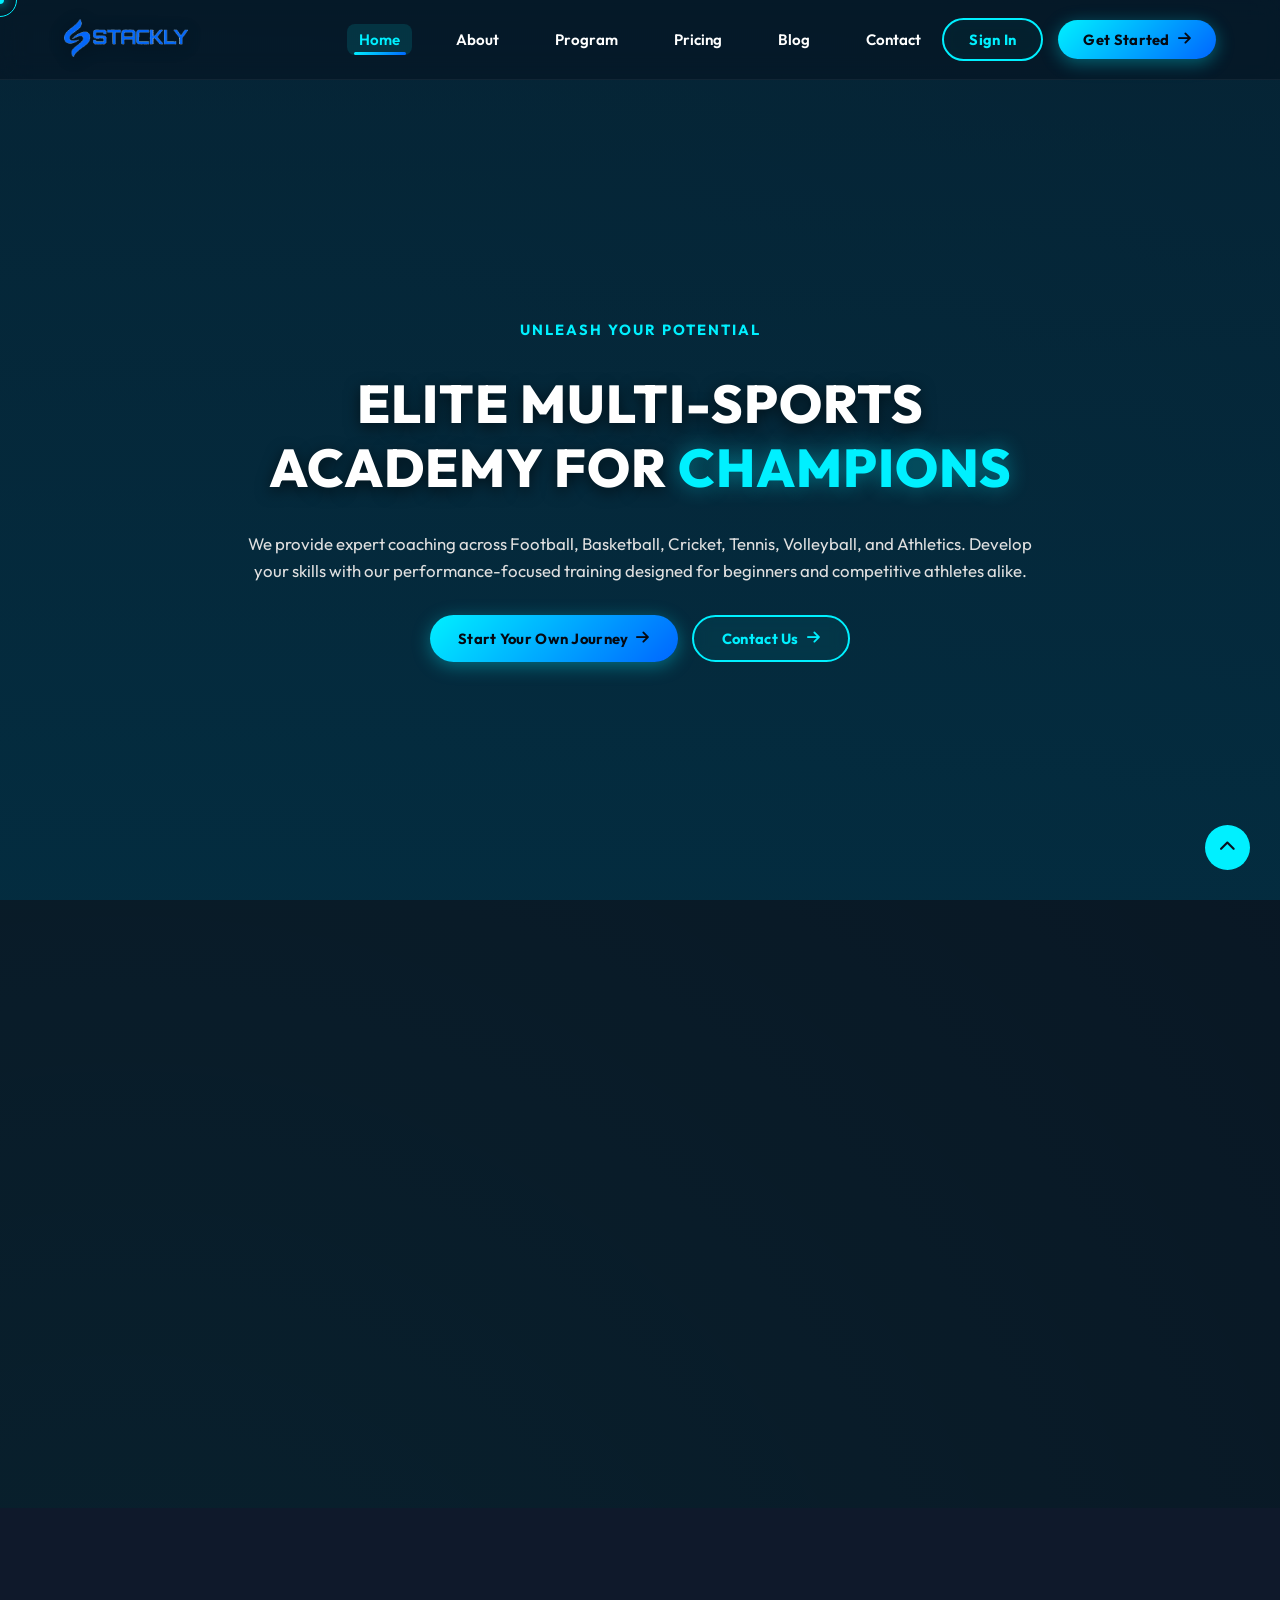
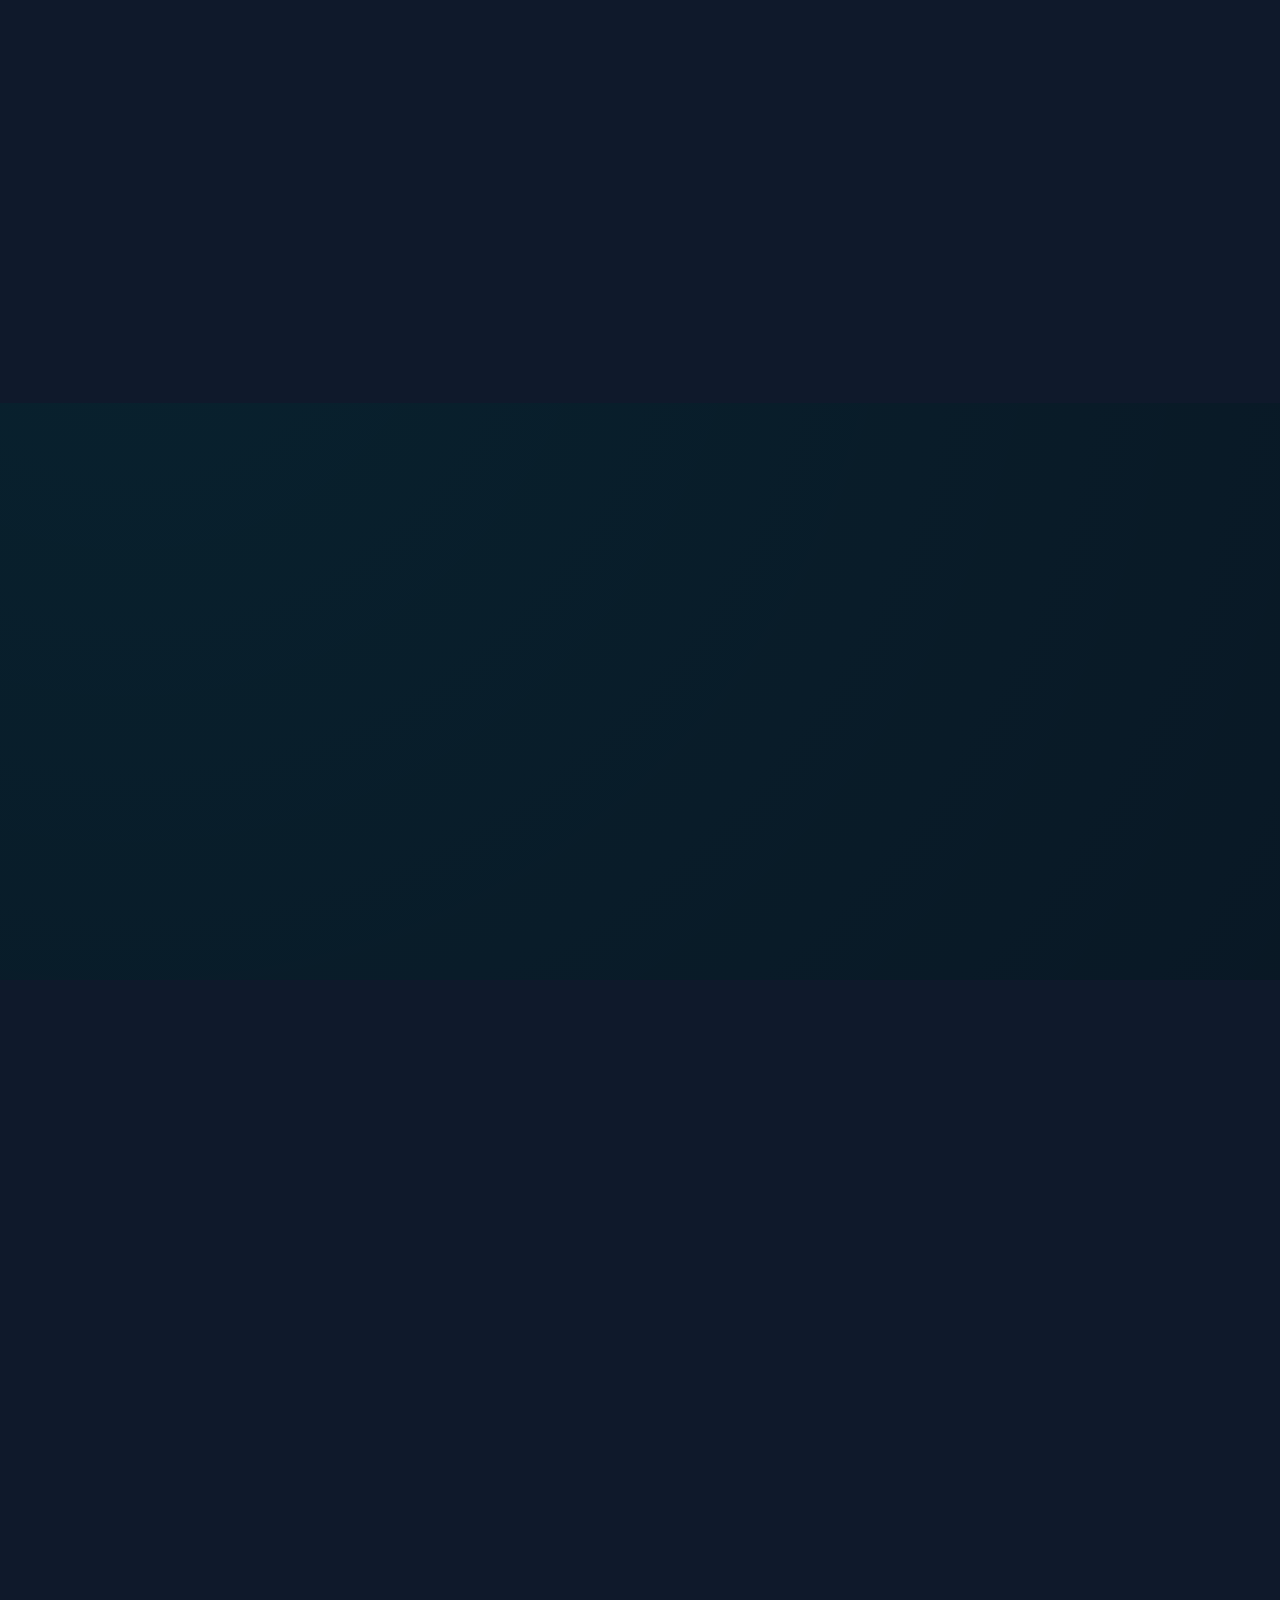
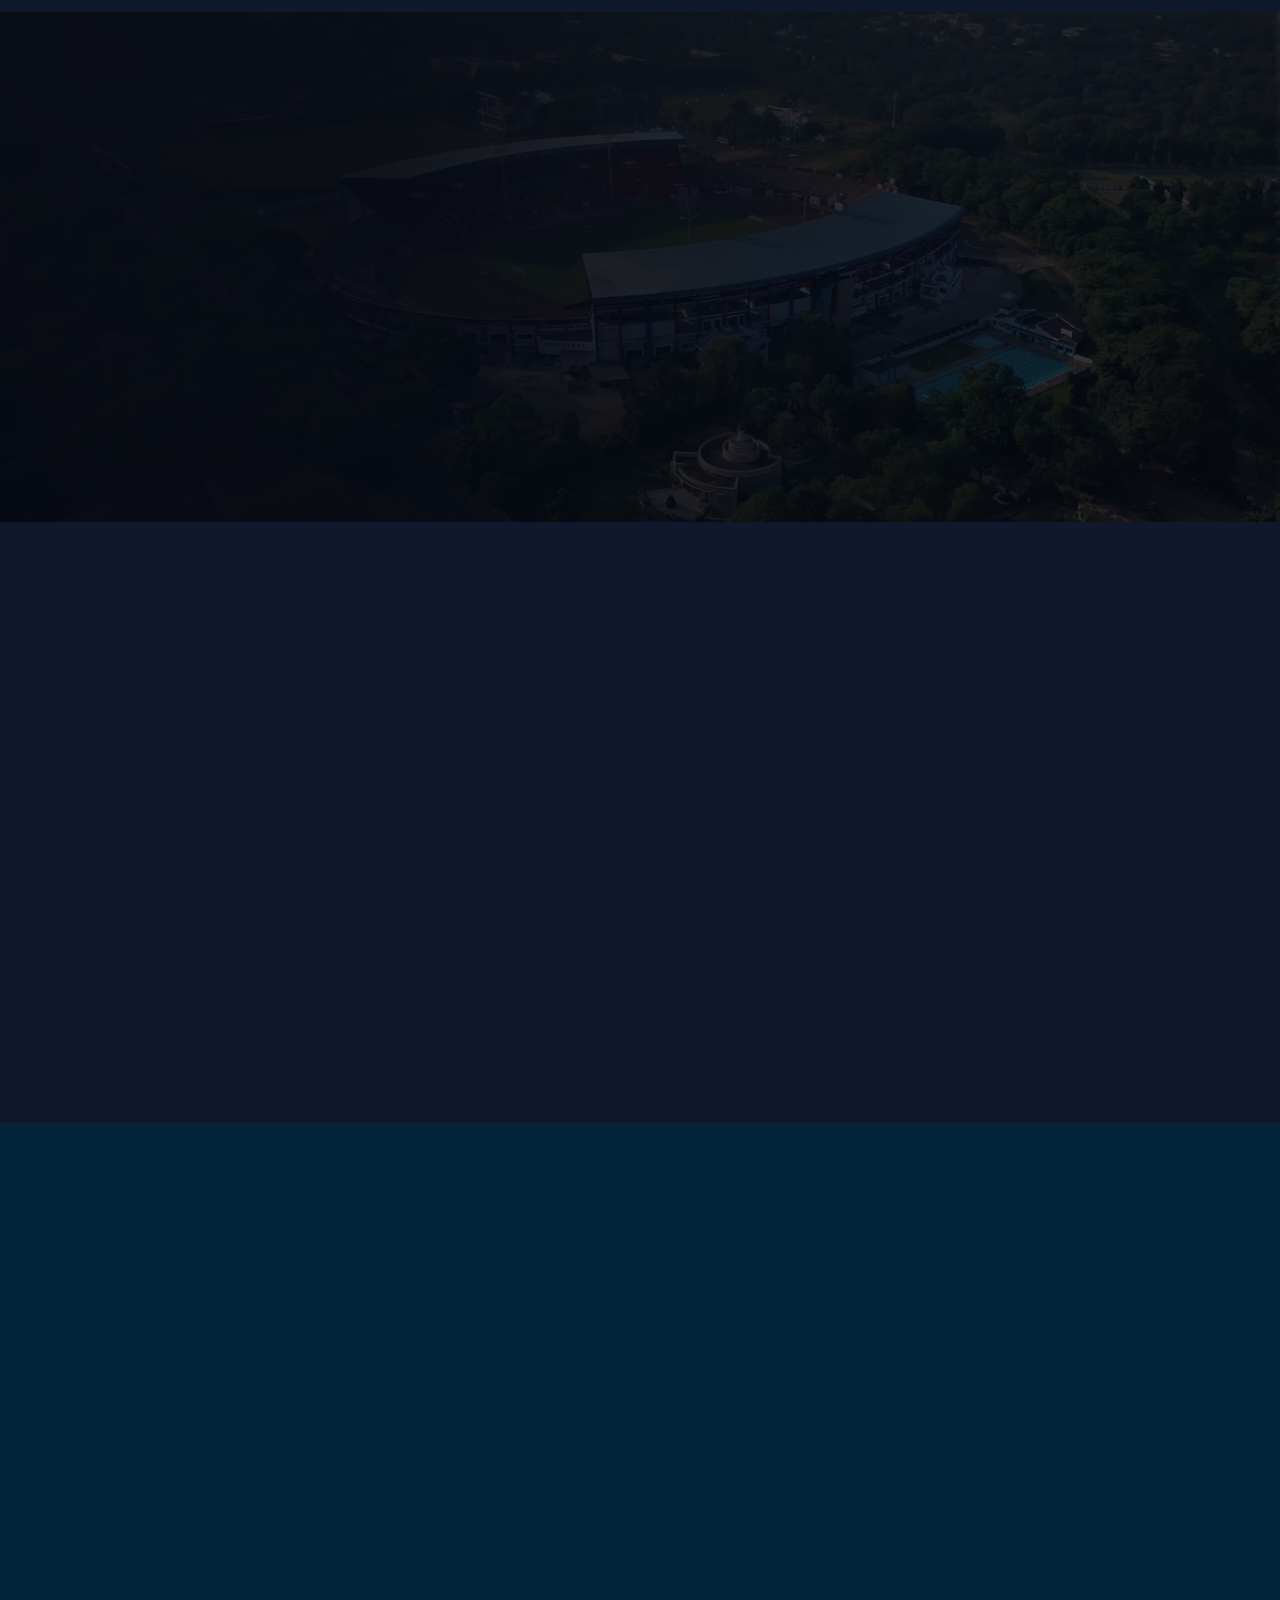
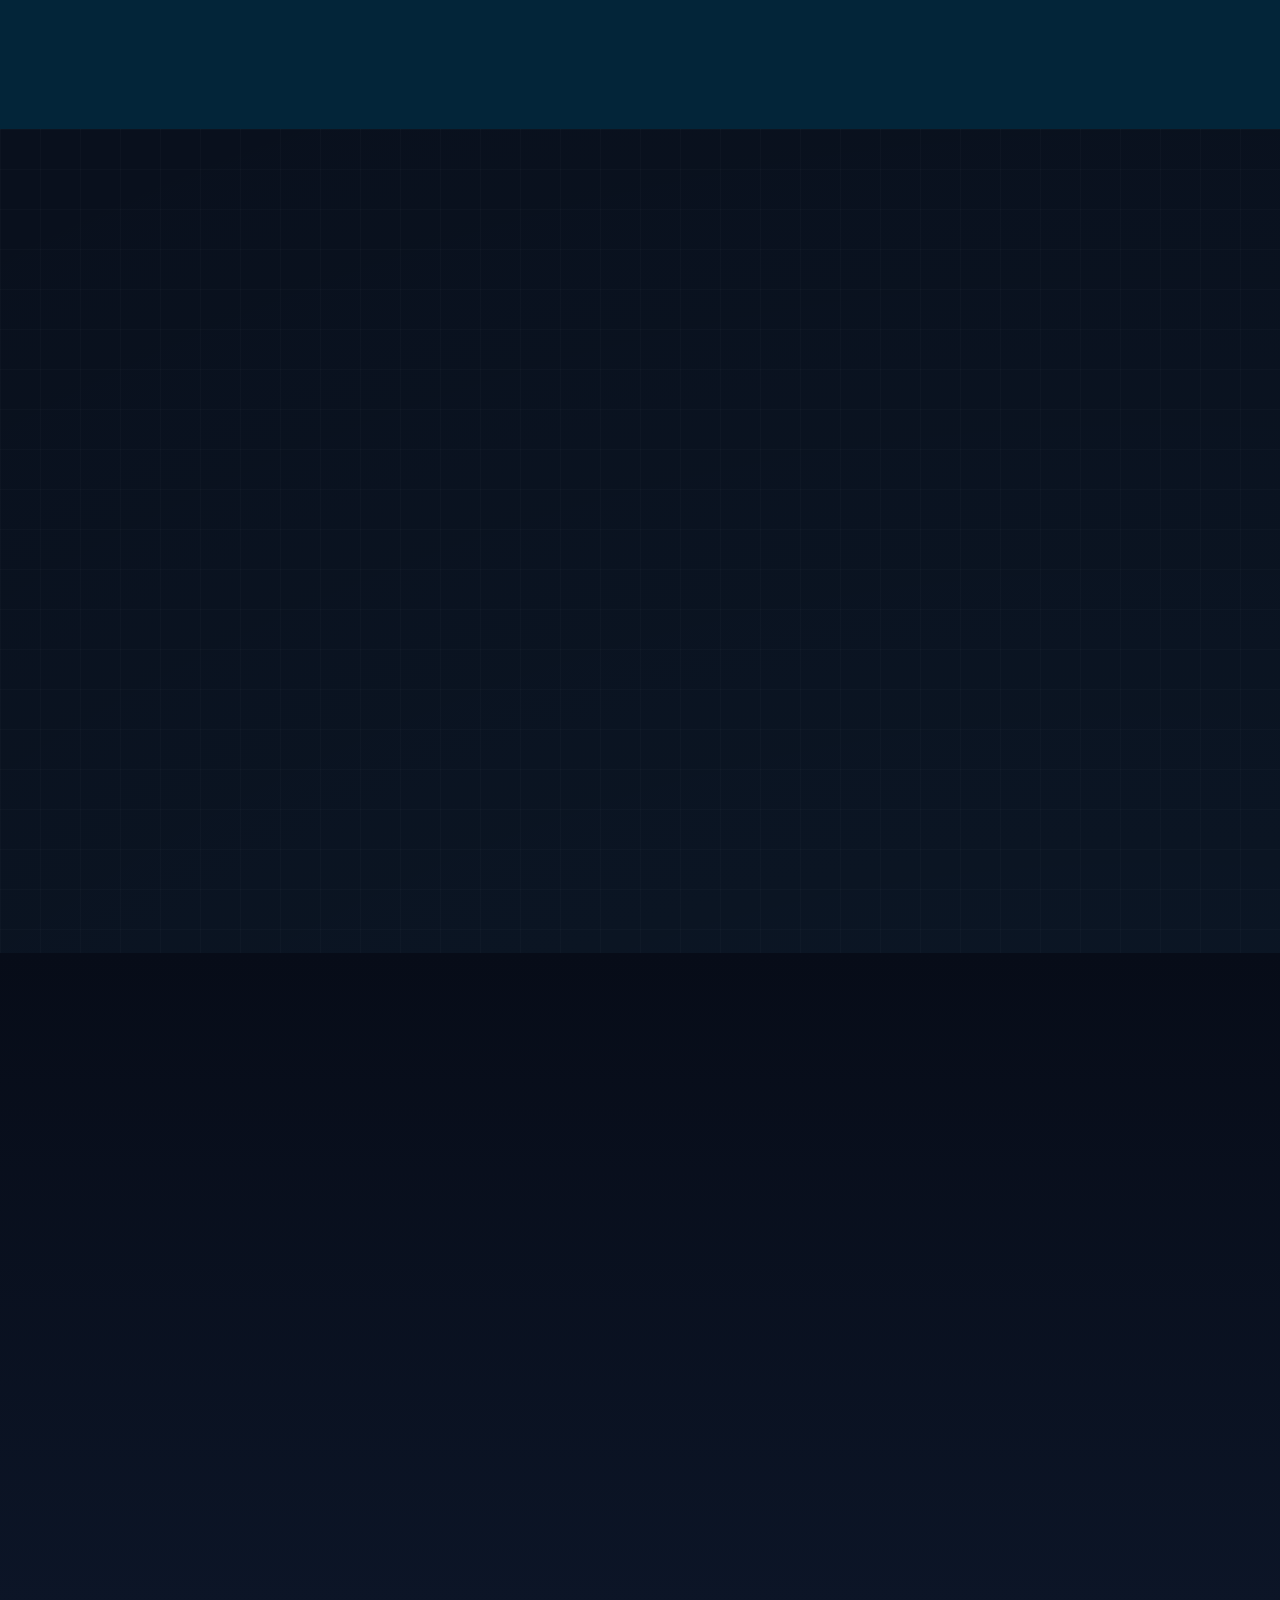
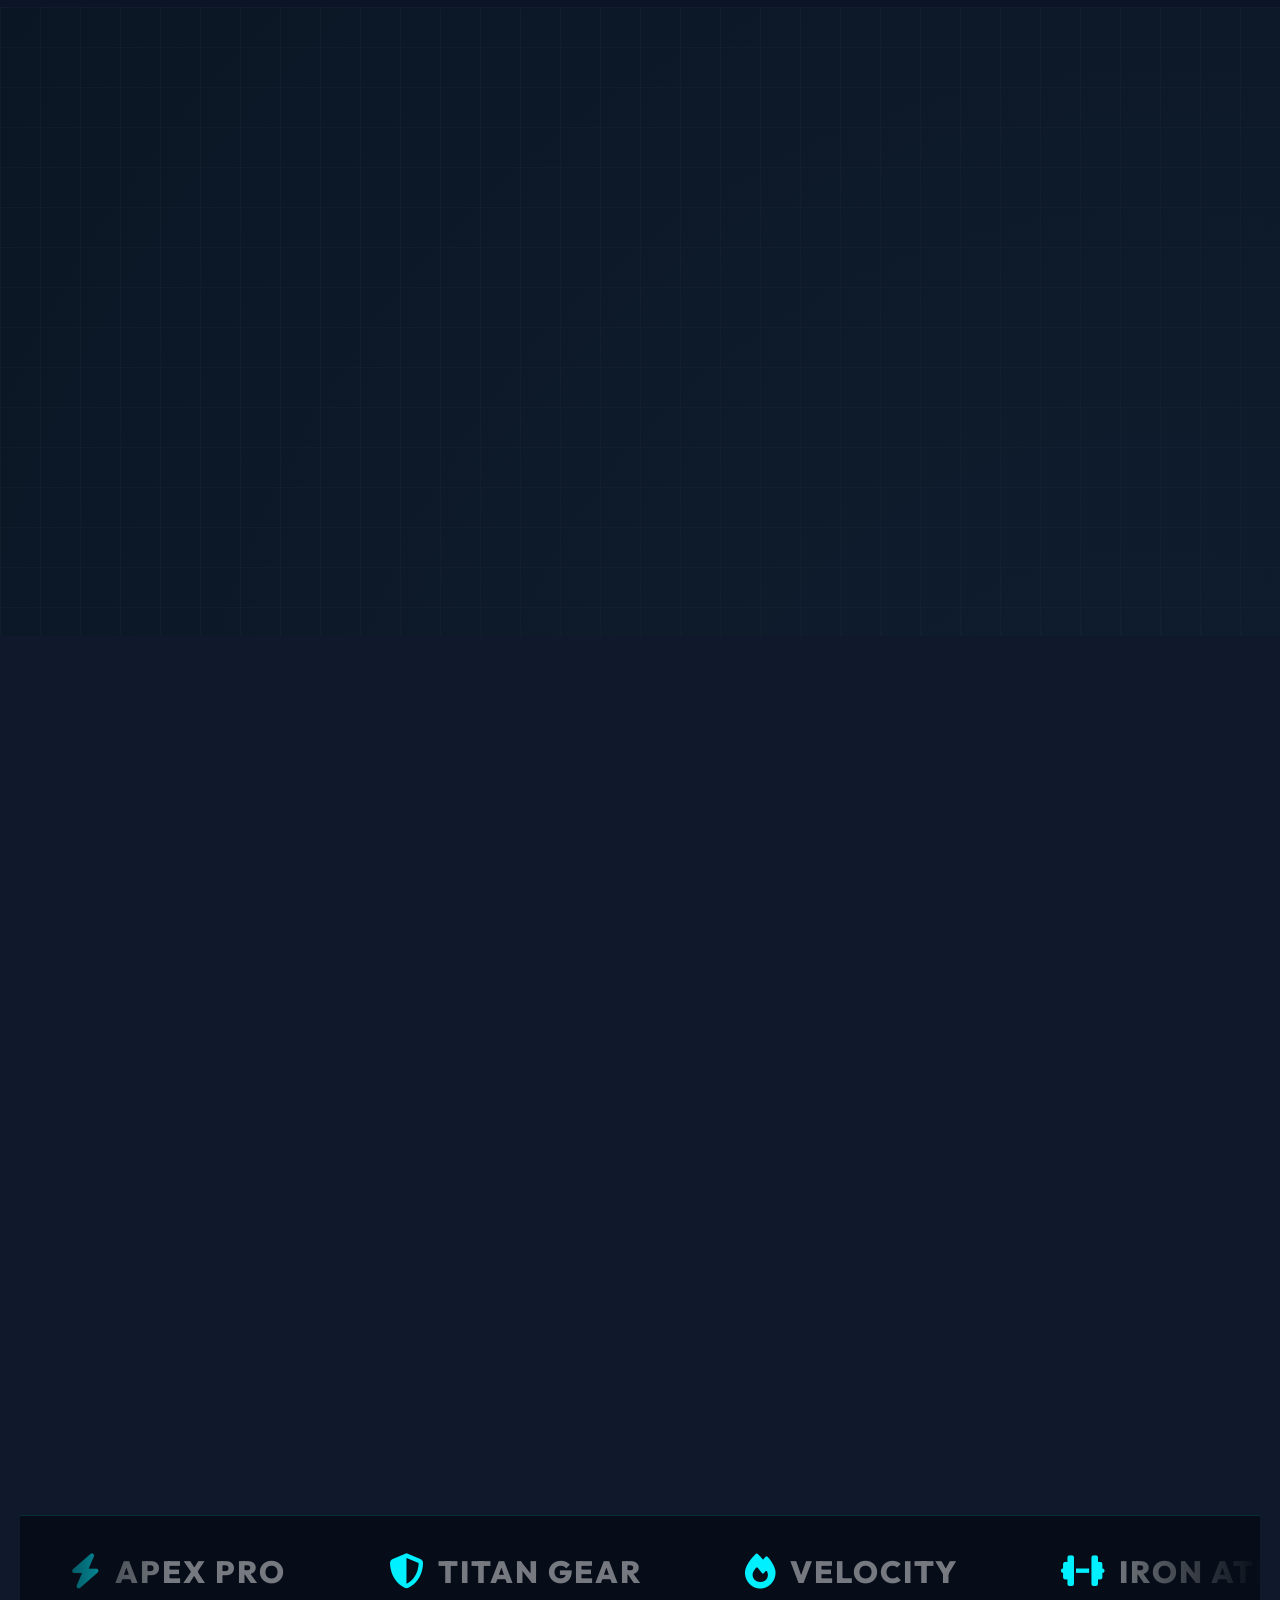
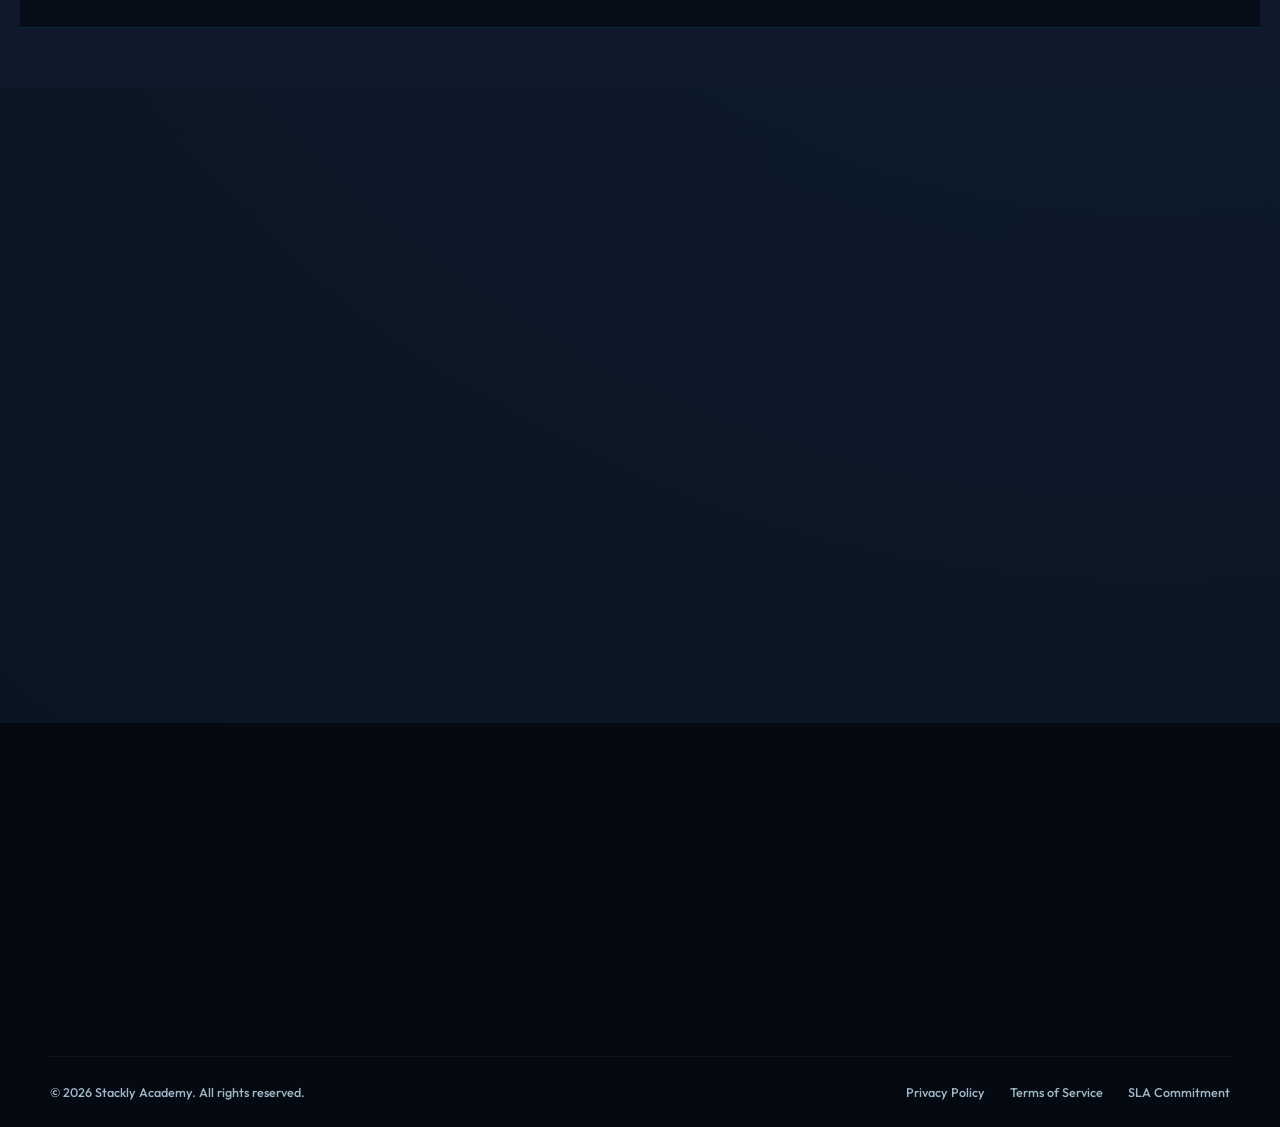
<file: index.html>
<!DOCTYPE html>
<html lang="en" class="preloader-active">
<head>
    <meta charset="UTF-8">
    <meta name="viewport" content="width=device-width, initial-scale=1.0">
    <title>Stackly Sports Academy | Premium Experience</title>
    <link rel="icon" type="image/webp" href="assets/stacklylogo-transparent.webp">
    <link rel="stylesheet" href="style.css">
    <link rel="stylesheet" href="https://cdnjs.cloudflare.com/ajax/libs/font-awesome/6.5.1/css/all.min.css">
    <style>
        .hero {
            position: relative;
            min-height: 100vh;
            display: flex;
            align-items: center;
            justify-content: center;
            text-align: center;
            padding: 40px 20px;
        }
        .hero video {
            position: absolute;
            top: 0; left: 0; width: 100%; height: 100%;
            object-fit: cover;
            z-index: -2;
        }
        .hero-overlay {
            position: absolute;
            top: 0; left: 0; width: 100%; height: 100%;
            background: linear-gradient(to bottom, rgba(3,46,66,0.6), rgba(3,46,66,0.9));
            z-index: -1;
        }
        .hero-content {
            position: relative;
            z-index: 1;
            max-width: 800px;
        }
        .hero-content h1 {
            text-transform: uppercase;
            letter-spacing: 1px;
            text-shadow: 0 4px 15px rgba(0,0,0,0.6);
        }
        .about-redesign { 
            background: linear-gradient(145deg, rgba(16, 28, 52, 0.95) 0%, rgba(8, 15, 28, 0.98) 100%);
            border: 1.5px solid rgba(0, 240, 255, 0.2);
            border-radius: 24px; position: relative; 
            transform: scale(0.8);
            transform-origin: top center;
            margin-bottom: -120px; 
            box-shadow: 0 20px 50px rgba(0,0,0,0.5);
            backdrop-filter: blur(16px);
        }
        @media (max-width: 768px) {
            .about-redesign {
                transform: none;
                margin-bottom: 0;
            }
        }
        .about-stats {
            background: rgba(10, 18, 34, 0.9);
            padding: 30px;
            display: flex;
            justify-content: space-around;
            color: #ffffff;
            border-bottom-left-radius: 20px;
            border-bottom-right-radius: 20px;
            border-top: 1px solid rgba(0, 240, 255, 0.15);
        }
        .stat-item h3 { font-size: 3rem; margin-bottom: 5px; color: #ffffff !important; }
        .stat-item p { font-size: 1rem; margin-bottom: 0; color: #cbd5e1; }
        .floating-badge {
            position: absolute;
            bottom: 15%; right: 25%;
            width: 140px; height: 140px;
            z-index: 10;
        }
        .floating-badge-inner {
            width: 100%; height: 100%;
            position: relative;
        }
        .floating-badge-core {
            position: absolute;
            top: 50%; left: 50%;
            transform: translate(-50%, -50%);
            width: 70px; height: 70px;
            background: var(--bg-dark);
            border-radius: 50%;
            display: flex;
            align-items: center;
            justify-content: center;
            z-index: 2;
            border: 1.5px solid var(--accent);
            box-shadow: 0 0 20px rgba(0, 240, 255, 0.4);
        }
        .floating-badge-core i { font-size: 2rem; color: var(--accent); }
        .floating-badge .rotating-badge {
            position: absolute;
            top: 0; left: 0;
            width: 100%; height: 100%;
            z-index: 1;
            background: linear-gradient(135deg, var(--accent) 0%, var(--accent-blue) 100%);
            border-radius: 50%;
        }
        .floating-badge img { width: 100%; height: 100%; }
        .video-feature-section {
            position: relative;
            background: url('assets/academycenter.webp') center / cover no-repeat;
            padding: 50px 20px;
            overflow: hidden;
            margin-top: 0;
        }
        .video-feature-overlay {
            position: absolute; top: 0; left: 0; width: 100%; height: 100%;
            background: linear-gradient(to right, rgba(5,9,18,0.95) 30%, rgba(5,9,18,0.75));
            z-index: 1;
        }
        .video-feature-content { position: relative; z-index: 2; max-width: 800px; }
        .elite-coach-card {
            background: linear-gradient(145deg, rgba(16, 28, 52, 0.9) 0%, rgba(8, 15, 28, 0.95) 100%);
            border: 1px solid rgba(0, 240, 255, 0.18);
            border-radius: 18px;
            padding: 18px;
            text-align: center;
            transition: var(--transition);
            backdrop-filter: blur(14px);
            box-shadow: 0 14px 35px rgba(0,0,0,0.45);
        }
        .elite-coach-card:hover { transform: translateY(-10px); border-color: var(--accent); box-shadow: 0 20px 45px rgba(0,0,0,0.6), 0 0 25px rgba(0, 240, 255, 0.35); }
        .elite-coach-card img { width: 100%; height: 250px; object-fit: cover; border-radius: 12px; margin-bottom: 15px; transition: transform 0.6s ease; }
        .elite-coach-card:hover img { transform: scale(1.05); }
        .elite-coach-card h4 { margin-bottom: 5px; font-size: 1.25rem; color: #ffffff !important; }
        .elite-coach-card p { font-size: 0.9rem; margin-bottom: 15px; color: #cbd5e1; }
        .coach-social { display: flex; justify-content: center; gap: 10px; }
        .coach-social a {
            width: 34px; height: 34px; border-radius: 50%;
            background: rgba(0, 240, 255, 0.12);
            border: 1px solid rgba(0, 240, 255, 0.3);
            color: var(--accent);
            display: flex; align-items: center; justify-content: center;
            transition: var(--transition); font-size: 0.85rem;
        }
        .coach-social a:hover { transform: translateY(-3px); background: var(--accent); color: #050912; box-shadow: 0 0 15px rgba(0, 240, 255, 0.5); }
        .pricing-card { text-align: left; border: 2px solid transparent; display: flex; flex-direction: column; height: 100%; overflow: visible !important; border-radius: 20px; }
        .pricing-card .btn { margin-top: auto; }
        .pricing-card.premium {
            background-color: var(--bg-dark);
            color: var(--text-light);
            transform: scale(1.05);
            border-color: var(--accent);
        }
        .pricing-card.premium h3, .pricing-card.premium .text-dark { color: var(--text-light); }
        .pricing-card.premium p { color: #cbd5e1; }
        .pricing-features li { display: flex; gap: 10px; margin-bottom: 12px; font-size: 0.95rem; color: #cbd5e1; }
        .pricing-features i { color: var(--accent); margin-top: 4px; }
        .price-tag { font-size: 2.5rem; font-weight: bold; margin: 20px 0; color: #ffffff; }
        .price-tag span { font-size: 1rem; font-weight: normal; color: inherit; opacity: 0.7; }
        .proven-banner {
            background: linear-gradient(145deg, rgba(16, 28, 52, 0.95) 0%, rgba(8, 15, 28, 0.98) 100%);
            border: 1.5px solid rgba(0, 240, 255, 0.2);
            border-radius: 24px; overflow: hidden;
            display: flex; align-items: center; color: #ffffff;
            box-shadow: 0 20px 50px rgba(0,0,0,0.5);
            backdrop-filter: blur(16px);
        }
        .proven-content { padding: 40px; flex: 1; color: #ffffff; }
        .proven-content h2, .proven-content h3 { color: #ffffff !important; }
        .proven-content p { color: #cbd5e1 !important; }
        .proven-img { flex: 1; height: 100%; min-height: 400px; background: url('assets/coach female1-optimized.webp') center/cover; transition: transform 0.6s ease; }
        .proven-banner:hover .proven-img { transform: scale(1.05); }
    </style>
</head>
<body>
<div id="sa-preloader" class="sa-preloader" role="status" aria-live="polite" aria-label="Loading Stackly Sports Academy">
    <div class="sa-preloader__field" aria-hidden="true"></div>
    <div class="sa-preloader__core">
        <div class="sa-preloader__mark">
            <img src="assets/stacklylogo-transparent.webp" alt="Stackly">
        </div>
    </div>
    <div class="sa-preloader__brand" aria-hidden="true">
        <span>S</span><span>T</span><span>A</span><span>C</span><span>K</span><span>L</span><span>Y</span>
    </div>
    <p class="sa-preloader__tag">Igniting champions</p>
    <div class="sa-preloader__bar" aria-hidden="true"><span></span></div>
</div>
<script>
(function () {
  window.__saPreloaderStarted = true;
  document.documentElement.classList.add("preloader-active");
  setTimeout(function () {
    var el = document.getElementById("sa-preloader");
    document.documentElement.classList.remove("preloader-active");
    if (!el || el.classList.contains("is-done")) return;
    el.classList.add("is-done");
    setTimeout(function () { if (el.parentNode) el.parentNode.removeChild(el); }, 600);
  }, 2000);
})();
</script>
<div class="page-wrapper">
    <nav class="navbar">
        <a href="index.html" class="nav-logo">
            <img src="assets/stacklylogo-transparent.webp" alt="Stackly Logo">
        </a>
        <div class="menu-toggle"><i class="fas fa-bars"></i></div>
        <div class="nav-links">
        <div class="mobile-menu-header">
            <img src="assets/stacklylogo-transparent.webp" alt="Stackly Logo">
            <button class="mobile-close-btn"><i class="fas fa-times"></i></button>
        </div>
            <a href="index.html">Home</a>
            <a href="about.html">About</a>
            <a href="program.html">Program</a>
            <a href="pricing.html">Pricing</a>
            <a href="blog.html">Blog</a>
            <a href="contact.html">Contact</a>
        <div class="mobile-auth-wrapper" data-auth-nav>
            <a href="signin.html" class="btn btn-outline">Sign In</a>
            <a href="signup.html" class="btn btn-primary">Get Started</a>
        </div>
        </div>
        <div class="nav-auth-buttons" data-auth-nav style="display: flex; gap: 15px; margin-left: auto; align-items: center;">
                <a href="signin.html" class="btn btn-outline" style="padding: 10px 25px; font-size: 1.05rem;">Sign In</a>
                <a href="signup.html" class="btn btn-primary" style="padding: 10px 25px; font-size: 1.05rem;">Get Started <i class="fas fa-arrow-right"></i></a>
            </div>
    </nav>
    <header class="hero">
        <video id="heroVideo" src="video/basketball.mp4" autoplay loop muted playsinline preload="auto"></video>
        <div class="hero-overlay"></div>
        <div class="hero-content anim-fade-up" style="display: flex; flex-direction: column; gap: 30px; padding-top: 80px;">
            <p class="anim-slide-left del-100" style="color: var(--accent); font-weight: bold; letter-spacing: 2px; text-transform: uppercase; margin: 0;">Unleash Your Potential</p>
            <h1 class="anim-zoom-in del-200" style="margin: 0;">Elite Multi-Sports Academy for <span class="highlight">Champions</span></h1>
            <p class="anim-fade-up del-300" style="color: #e0e0e0; font-size: 1.2rem; margin: 0;">We provide expert coaching across Football, Basketball, Cricket, Tennis, Volleyball, and Athletics. Develop your skills with our performance-focused training designed for beginners and competitive athletes alike.</p>
            <div class="d-flex justify-center gap-2 anim-fade-up del-400">
                <a href="404.html" class="btn btn-primary">Start Your Own Journey <i class="fas fa-arrow-right"></i></a>
                <a href="404.html" class="btn btn-outline">Contact Us <i class="fas fa-arrow-right"></i></a>
            </div>
        </div>
    </header>
    <section class="bg-light-section anim-fade-up about-section" style="padding-top: 60px;">
        <div class="container about-redesign">
            <div class="floating-badge anim-zoom-in del-300">
                <div class="floating-badge-inner">
                    <div class="floating-badge-core">
                        <i class="fas fa-trophy text-light"></i>
                    </div>
                    <svg class="rotating-badge" viewBox="0 0 100 100" aria-hidden="true">
                        <path id="badgePath" d="M 50, 50 m -38, 0 a 38,38 0 1,1 76,0 a 38,38 0 1,1 -76,0" fill="transparent" />
                        <text fill="#00f0ff" font-weight="800" font-size="13" letter-spacing="1.2">
                            <textPath href="#badgePath">Play Better · Win Smarter · </textPath>
                        </text>
                    </svg>
                </div>
            </div>
            <div class="about-redesign-layout" style="display: flex; gap: 30px; align-items: stretch; flex-wrap: wrap;">
                <div style="flex: 2; display: flex; flex-direction: column; gap: 30px; min-width: 60%;">
                    <div style="display: flex; gap: 20px; align-items: stretch; flex-wrap: wrap;">
                        <div class="anim-slide-right" style="flex: 1; min-width: 250px; display: flex; align-items: flex-end;">
                            <img src="assets/coach female1-optimized.webp" alt="Coach" style="width: 100%; height: 480px; object-fit: cover; object-position: top center; border-radius: 10px; margin-bottom: -15px;">
                        </div>
                        <div class="anim-fade-up del-100" style="flex: 1.5; padding-top: 10px; min-width: 300px; position: relative; padding-bottom: 30px;">
                            <p style="text-transform: uppercase; letter-spacing: 1px; font-weight: bold; margin-bottom: 5px; opacity: 0.5;"><i class="fas fa-info-circle text-light"></i> ABOUT US</p>
                            <h2 class="text-light" style="margin-bottom: 15px;"><span class="highlight">Elevate Your Game</span> at Our<br>Sports Academy</h2>
                            <p style="color: #ffffff;">Experience world-class athletic facilities, professional coaching, and a thriving community built for athletes in Football, Basketball, Tennis, Cricket, and more.</p>
                            <p style="color: #ffffff;">Where passion meets performance, and every match feels unforgettable.</p>
                            <ul class="gap-2 flex-column" style="margin: 20px 0;">
                                <li class="anim-slide-left del-200" style="display: flex; gap: 15px; align-items: center;"><i class="far fa-check-square highlight" style="font-size: 1.2rem;"></i> <span class="text-light" style="font-weight: 600;">Community-Driven Culture</span></li>
                                <li class="anim-slide-left del-300" style="display: flex; gap: 15px; align-items: center;"><i class="far fa-check-square highlight" style="font-size: 1.2rem;"></i> <span class="text-light" style="font-weight: 600;">Programs for All Levels</span></li>
                                <li class="anim-slide-left del-400" style="display: flex; gap: 15px; align-items: center;"><i class="far fa-check-square highlight" style="font-size: 1.2rem;"></i> <span class="text-light" style="font-weight: 600;">Modern Training Approach</span></li>
                            </ul>
                            <div style="display: flex; justify-content: space-between; align-items: center;">
                                <a href="404.html" class="btn btn-primary" style="margin-top: 10px;">Learn More About Us <i class="fas fa-arrow-right"></i></a>
                            </div>
                        </div>
                    </div>
                    <div class="about-stats about-redesign-stats anim-fade-up del-200" style="background-color: #f2f7ec; border-radius: 10px; padding: 25px 40px; display: flex; justify-content: space-around; box-shadow: none; margin-top: -20px; align-items: center; border: 1px solid rgba(139, 195, 74, 0.2);">
                        <div class="stat-item text-center">
                            <h3 style="color: blue; margin-bottom: 5px; font-size: 2.2rem;">10+</h3>
                            <p style="margin: 0; color: #555; font-size: 0.95rem;">Years of coaching excellence</p>
                        </div>
                        <div class="stat-item text-center">
                            <h3 style="color: blue; margin-bottom: 5px; font-size: 2.2rem;">8K</h3>
                            <p style="margin: 0; color: #555; font-size: 0.95rem;">Active & satisfied members</p>
                        </div>
                        <div class="stat-item text-center">
                            <h3 style="color: blue; margin-bottom: 5px; font-size: 2.2rem;">97%</h3>
                            <p style="margin: 0; color: #555; font-size: 0.95rem;">Positive improvement rate</p>
                        </div>
                    </div>
                </div>
                <div class="anim-slide-left rounded-img" style="flex: 1; border-radius: 10px; overflow: hidden; min-width: 30%;">
                    <img src="assets/academy.webp" alt="Player" class="img-fit" style="height: 100%; border-radius: 10px;">
                </div>
            </div>
        </div>
    </section>
   <section class="bg-light-section arsenal-section" style="padding-top: 20px; padding-bottom: 40px;">
    <div class="container">
        <div class="section-header section-header-center anim-fade-up">
            <h2 style="font-size: 2.8rem; margin-bottom: 15px; color: #ffffff;">
                The Stackly <span class="highlight">Sports Arena</span>
            </h2>
            <p style="color: #666; max-width: 600px; margin: 0 auto; font-size: 1.1rem;">
                Experience world-class sports facilities designed to improve fitness, skills, teamwork, and performance.
            </p>
        </div>

        <div class="facility-grid">

            <div class="facility-card anim-zoom-in del-100 hover-shine hover-glow">
                <img src="./assets/cricket.webp" alt="Cricket Ground" class="facility-img">
                <div class="facility-overlay"></div>
                <div class="facility-content">
                    <h3 class="text-light" style="margin: 0; font-size: 1.3rem;">
                        Professional Cricket Ground
                    </h3>
                    <p style="font-size: 0.95rem;">
                        Full-size pitch for professional cricket training.
                    </p>
                </div>
            </div>

            <div class="facility-card anim-zoom-in del-200 hover-shine hover-glow">
                <img src="./assets/volleyball.webp" alt="Volleyball Court" class="facility-img">
                <div class="facility-overlay"></div>
                <div class="facility-content">
                    <h3 class="text-light" style="margin: 0; font-size: 1.3rem;">
                        Pro Volleyball Court
                    </h3>
                    <p style="font-size: 0.95rem;">
                        Competition-ready court for team training.
                    </p>
                </div>
            </div>

            <div class="facility-card anim-zoom-in del-300 hover-shine hover-glow">
                <img src="./assets/badminton.webp" alt="Badminton Court" class="facility-img">
                <div class="facility-overlay"></div>
                <div class="facility-content">
                    <h3 class="text-light" style="margin: 0; font-size: 1.3rem;">
                        Badminton Arena
                    </h3>
                    <p style="font-size: 0.95rem;">
                        Indoor courts for speed and agility training.
                    </p>
                </div>
            </div>

            <div class="facility-card anim-zoom-in del-400 hover-shine hover-glow">
                <img src="./assets/running-track-.webp" alt="Athletics Track" class="facility-img">
                <div class="facility-overlay"></div>
                <div class="facility-content">
                    <h3 class="text-light" style="margin: 0; font-size: 1.3rem;">
                        Athletics Track
                    </h3>
                    <p style="font-size: 0.95rem;">
                        Professional track for sprint and endurance training.
                    </p>
                </div>
            </div>

        </div>
    </div>
</section>


<section class="container" style="padding-top: 40px;">
    <div class="proven-banner anim-zoom-in hover-glow">

        <div class="proven-content anim-slide-right del-200">

            <h2 class="text-light">
                Expert Sports Coaching That Builds
                <span class="highlight">Confident Athletes</span>
            </h2>

            <p class="text-light" style="margin-bottom: 30px;">
                Professional coaching, structured training, and personalized guidance
                help athletes improve technique, fitness, confidence, and competitive performance.
            </p>

            <div class="d-flex align-center gap-2">

                <div style="display: flex; margin-right: 10px;">

                    <img src="assets/coach female1-optimized.webp"
                         style="width: 40px; height: 40px; border-radius: 50%; border: 2px solid #fff; margin-left: -10px;">

                    <img src="assets/coach male1-optimized.webp"
                         style="width: 40px; height: 40px; border-radius: 50%; border: 2px solid #fff; margin-left: -10px;">

                    <img src="assets/m1.webp"
                         style="width: 40px; height: 40px; border-radius: 50%; border: 2px solid #fff; margin-left: -10px;">

                    <div style="width: 40px; height: 40px; border-radius: 50%;
                                border: 2px solid #fff; margin-left: -10px;
                                background: var(--accent); display: flex;
                                align-items: center; justify-content: center;
                                font-weight: bold; font-size: 0.8rem;"
                         class="text-light">
                        8K+
                    </div>

                </div>

                <div>
                    <p style="margin: 0; font-size: 0.85rem;" class="text-muted">
                        Trusted by
                    </p>

                    <p style="margin: 0; font-weight: bold; font-size: 0.95rem;" class="text-light">
                        8000+ happy athletes
                    </p>
                </div>

            </div>
        </div>

        <div class="proven-img anim-slide-left del-300"></div>

    </div>
</section>


<section class="bg-light-section" style="margin-top: 60px;">

    <div class="container grid grid-2 gap-4 align-center">

        <div class="anim-slide-right rounded-img"
             style="box-shadow: -20px 20px 0px rgba(0, 240, 255, 0.2); overflow: visible;">

            <img src="assets/trainingcenter.webp"
                 alt="Sports Training"
                 class="img-fit"
                 style="max-height: 600px; border-radius: 15px;">

        </div>

        <div class="anim-slide-left del-200">

            <p style="text-transform: uppercase; letter-spacing: 1px; font-weight: bold; margin-bottom: 5px;">
                <i class="fas fa-cogs text-light"></i>
                HOW IT WORKS
            </p>

            <p class="text-light" style="margin-bottom: 40px;">
                Our sports training program is designed to be simple, flexible,
                and performance-focused. Choose your sport, complete your assessment,
                and train with experienced coaches.
            </p>

            <div class="timeline">

                <div class="timeline-item anim-fade-up del-100">

                    <div class="timeline-icon">
                        <i class="fas fa-file-signature"></i>
                    </div>

                    <h4 class="text-light">
                        Choose Your Sport & Training Plan
                    </h4>

                    <p>
                        Select from Cricket, Volleyball, Badminton, Athletics,
                        Football, Basketball, Tennis, and other sports programs
                        based on your goals and experience level.
                    </p>

                </div>


                <div class="timeline-item anim-fade-up del-200">

                    <div class="timeline-icon">
                        <i class="fas fa-clipboard-check"></i>
                    </div>

                    <h4 class="text-light">
                        Complete Your Skill Assessment
                    </h4>

                    <p>
                        Our coaches evaluate your current fitness, technical skills,
                        strengths, and areas that need improvement.
                    </p>

                </div>


                <div class="timeline-item anim-fade-up del-300">

                    <div class="timeline-icon">
                        <i class="fas fa-users"></i>
                    </div>

                    <h4 class="text-light">
                        Train With Professional Coaches
                    </h4>

                    <p>
                        Participate in structured training sessions with experienced
                        coaches who provide feedback, technique correction, and
                        personalized performance guidance.
                    </p>

                </div>

            </div>

        </div>

    </div>

</section>


<section class="video-feature-section">

    <div class="video-feature-overlay"></div>

    <div class="container" style="position: relative; z-index: 2;">

        <div class="d-flex justify-between align-center" style="margin-bottom: 30px;">

            <div class="video-feature-content anim-slide-right">

                <p style="text-transform: uppercase; letter-spacing: 1px; font-weight: bold; margin-bottom: 5px;">
                    <i class="fas fa-cogs highlight"></i>
                    OUR TRAINING PROGRAMS
                </p>

                <h2 style="font-size: 3.5rem; line-height: 1.1; margin-bottom: 20px;">

                    Professional
                    <span class="highlight">Sports Training Programs</span>

                    to Build
                    <span class="highlight">
                        Skill, Fitness, and Confidence
                    </span>

                </h2>

                <p style="font-size: 1.1rem; color: #fff; max-width: 700px;">
                    Our training programs are designed for beginners,
                    developing athletes, and competitive players. Train across
                    cricket, volleyball, badminton, athletics, football,
                    basketball, tennis, and fitness with structured coaching
                    and performance-focused sessions.
                </p>

            </div>


            <div class="anim-zoom-in del-200">

                <div class="play-btn-wrapper">

                    <svg class="play-btn-text" viewBox="0 0 100 100">

                        <path id="circlePath"
                              d="M 50, 50 m -40, 0 a 40,40 0 1,1 80,0 a 40,40 0 1,1 -80,0"
                              fill="transparent" />

                        <text fill="var(--accent)"
                              font-weight="bold"
                              font-size="12"
                              letter-spacing="2">

                            <textPath href="#circlePath">
                                Watch our video · Watch our video ·
                            </textPath>

                        </text>

                    </svg>

                    <div class="play-btn-icon">
                        <i class="fas fa-play" style="margin-left: 5px;"></i>
                    </div>

                </div>

            </div>

        </div>


        <div class="grid grid-4 gap-2">

            <div class="glass-card d-flex gap-1 align-center anim-fade-up del-100">

                <i class="fas fa-medal fa-2x highlight"></i>

                <h4 style="margin: 0; font-size: 1.1rem;">
                    Professional Sports Coaching
                </h4>

            </div>


            <div class="glass-card d-flex gap-1 align-center anim-fade-up del-200">

                <i class="fas fa-running fa-2x highlight"></i>

                <h4 style="margin: 0; font-size: 1.1rem;">
                    Fitness & Performance Training
                </h4>

            </div>


            <div class="glass-card d-flex gap-1 align-center anim-fade-up del-300">

                <i class="fas fa-trophy fa-2x highlight"></i>

                <h4 style="margin: 0; font-size: 1.1rem;">
                    Competition Preparation
                </h4>

            </div>


            <div class="glass-card d-flex gap-1 align-center anim-fade-up del-400">

                <i class="fas fa-brain fa-2x highlight"></i>

                <h4 style="margin: 0; font-size: 1.1rem;">
                    Strategy & Game Intelligence
                </h4>

            </div>

        </div>

    </div>

</section>


<div class="video-modal" id="videoModal">

    <div class="video-modal-content">

        <i class="fas fa-times close-modal"></i>

        <video src="video/hero2.mp4"
               controls
               style="width: 100%; display: block;">
        </video>

    </div>

</div>


<section class="bg-light-section"
         style="padding-top: 50px; padding-bottom: 50px;">

    <div class="container">

        <div class="section-header section-header-center anim-fade-up"
             style="margin-bottom: 2rem;">

            <p style="text-transform: uppercase;
                      letter-spacing: 1px;
                      font-weight: bold;
                      color: #00f0ff;
                      margin-bottom: 5px;">
                OUR COACHING TEAM
            </p>

            <h2 style="font-size: 2.8rem;
                       margin-bottom: 15px;
                       color: #ffffff;">

                Meet Our
                <span class="highlight">Expert Coaches</span>

            </h2>

        </div>


        <div class="coach-grid">

            <div class="coach-card anim-slide-left del-100 hover-lift hover-shine">

                <img src="./assets/coach male5-optimized.webp"
                     alt="Cricket Coach"
                     class="coach-img">

                <h3 style="color: #ffffff; margin-bottom: 5px;">
                    Arjun Mehta
                </h3>

                <p style="color: #00f0ff;
                          font-size: 0.9rem;
                          font-weight: bold;">
                    Head Cricket Coach
                </p>

                <p style="color: #666;
                          font-size: 0.9rem;
                          margin-top: 15px;
                          line-height: 1.4;">
                    Specializes in batting technique, bowling skills,
                    match preparation, and youth development.
                </p>

                <div class="coach-socials">
                    <a href="404.html"><i class="fa-brands fa-x-twitter"></i></a>
                    <a href="404.html"><i class="fa-brands fa-instagram"></i></a>
                    <a href="404.html"><i class="fa-brands fa-facebook-f"></i></a>
                </div>

            </div>


            <div class="coach-card anim-zoom-in del-200 hover-lift hover-shine">

                <img src="./assets/coach female1-optimized.webp"
                     alt="Volleyball Coach"
                     class="coach-img">

                <h3 style="color: #ffffff; margin-bottom: 5px;">
                    Ananya Rao
                </h3>

                <p style="color: #00f0ff;
                          font-size: 0.9rem;
                          font-weight: bold;">
                    Volleyball Director
                </p>

                <p style="color: #666;
                          font-size: 0.9rem;
                          margin-top: 15px;
                          line-height: 1.4;">
                    Focuses on team coordination, serving techniques,
                    defensive skills, and competitive preparation.
                </p>

                <div class="coach-socials">
                    <a href="404.html"><i class="fa-brands fa-x-twitter"></i></a>
                    <a href="404.html"><i class="fa-brands fa-instagram"></i></a>
                    <a href="404.html"><i class="fa-brands fa-facebook-f"></i></a>
                </div>

            </div>


            <div class="coach-card anim-slide-right del-300 hover-lift hover-shine">

                <img src="./assets/coach male1-optimized.webp"
                     alt="Badminton Coach"
                     class="coach-img">

                <h3 style="color: #ffffff; margin-bottom: 5px;">
                    Rahul Verma
                </h3>

                <p style="color: #00f0ff;
                          font-size: 0.9rem;
                          font-weight: bold;">
                    Badminton Coach
                </p>

                <p style="color: #666;
                          font-size: 0.9rem;
                          margin-top: 15px;
                          line-height: 1.4;">
                    Specializes in footwork, racket control, agility,
                    attacking play, and match strategy.
                </p>

                <div class="coach-socials">
                    <a href="404.html"><i class="fa-brands fa-x-twitter"></i></a>
                    <a href="404.html"><i class="fa-brands fa-instagram"></i></a>
                    <a href="404.html"><i class="fa-brands fa-facebook-f"></i></a>
                </div>

            </div>


            <div class="coach-card anim-zoom-in del-400 hover-lift hover-shine">

                <img src="./assets/w5.webp"
                     alt="Athletics Coach"
                     class="coach-img">

                <h3 style="color: #ffffff; margin-bottom: 5px;">
                    Priya Sharma
                </h3>

                <p style="color: #00f0ff;
                          font-size: 0.9rem;
                          font-weight: bold;">
                    Head Athletics Coach
                </p>

                <p style="color: #666;
                          font-size: 0.9rem;
                          margin-top: 15px;
                          line-height: 1.4;">
                    Specializes in sprint mechanics, endurance,
                    strength conditioning, and athletic performance.
                </p>

                <div class="coach-socials">
                    <a href="404.html"><i class="fa-brands fa-x-twitter"></i></a>
                    <a href="404.html"><i class="fa-brands fa-instagram"></i></a>
                    <a href="404.html"><i class="fa-brands fa-facebook-f"></i></a>
                </div>

            </div>

        </div>

    </div>

</section>
    <section class="facts-section">
        <div class="container">
            <div class="facts-grid">
                <div class="facts-image-col anim-slide-left" style="height: 100%;">
                    <img src="assets/academycenter.webp" alt="Coach" style="width: 100%; height: 100%; min-height: 350px; object-fit: cover; border-radius: 20px;">
                </div>
                <div class="facts-content-col anim-fade-up del-200">
                    <div class="facts-header">
                        <p style="color: #ffffff; font-weight: bold; text-transform: uppercase; letter-spacing: 1px; display: flex; align-items: center; gap: 10px; margin-bottom: 15px;"><i class="fas fa-info-circle" style="color: var(--accent);"></i> OUR FACTS</p>
                        <h2 class="facts-title">Impressive facts <span style="font-weight: normal;">about our<br>sports academy</span></h2>
                        <p class="facts-desc">Discover what makes our academy one of the most trusted and fastest-growing communities. From expert coaching to top-class facilities and thriving member engagement — we elevate every player's experience.</p>
                    </div>
                    <div class="facts-stats">
                        <div class="stat-box">
                            <h3>10+</h3>
                            <p>Years of coaching<br>excellence</p>
                        </div>
                        <div class="stat-box">
                            <h3>8K</h3>
                            <p>Active & satisfied<br>members</p>
                        </div>
                        <div class="stat-box">
                            <h3>97%</h3>
                            <p>Positive improvement<br>rate</p>
                        </div>
                    </div>
                    <div class="facts-checklist">
                        <p><i class="fas fa-check-square"></i> Eco-Friendly Court Design</p>
                        <p><i class="fas fa-check-square"></i> Energetic Sports Community</p>
                        <p><i class="fas fa-check-square"></i> Host of Local Tournaments</p>
                        <p><i class="fas fa-check-square"></i> Professional Facility Maintenance</p>
                    </div>
                    <a href="404.html" class="btn btn-primary" style="padding: 15px 35px; font-weight: bold; margin-top: 10px; border-radius: 30px;">Learn More About Us <i class="fas fa-arrow-right" style="margin-left: 5px;"></i></a>
                </div>
            </div>
        </div>
    </section>

    <!-- NEW SECTION 1: Live Arena & Turf Training Schedule Matrix -->
    <section class="content-section athletic-bg-grid" id="arena-schedule">
        <div class="container">
            <div class="section-header section-header-center anim-fade-up">
                <span class="section-eyebrow"><i class="fas fa-calendar-check"></i> Real-Time Arena Schedule</span>
                <h2>Live Turf & Court <span class="highlight">Daily Training Slots</span></h2>
                <p style="max-width: 720px; margin: 0 auto;">Check open arena slots, competitive scrimmage schedules, and masterclass times updated live across all 6 sport departments.</p>
            </div>
            
            <div class="schedule-filter-bar anim-fade-up del-100">
                <button class="schedule-filter-btn active" data-filter="all"><i class="fas fa-th-large"></i> All Arenas</button>
                <button class="schedule-filter-btn" data-filter="football"><i class="fas fa-futbol"></i> Football Turf</button>
                <button class="schedule-filter-btn" data-filter="basketball"><i class="fas fa-basketball"></i> Hardwood Court</button>
                <button class="schedule-filter-btn" data-filter="tennis"><i class="fas fa-table-tennis-paddle-ball"></i> Tennis Center</button>
                <button class="schedule-filter-btn" data-filter="track"><i class="fas fa-person-running"></i> Sprint Track</button>
            </div>

            <div class="schedule-grid-table anim-fade-up del-200">
                <div class="schedule-card" data-sport="football">
                    <div class="d-flex justify-between align-center" style="margin-bottom: 12px;">
                        <span class="schedule-time-badge">06:00 - 08:00 AM</span>
                        <span class="sports-badge sports-badge-volt"><i class="fas fa-circle-dot"></i> Live Slot Open</span>
                    </div>
                    <h3 style="font-size: 1.25rem; color: #fff; margin-bottom: 6px;">Pro Tactical Pitch Drills & Possession</h3>
                    <p style="font-size: 0.92rem; color: var(--text-muted); margin-bottom: 15px;">Turf Arena A • Head Coach Marcus Rivera • Max 18 Athletes</p>
                    <div class="d-flex justify-between align-center">
                        <span style="color: var(--accent-secondary); font-weight: 700; font-size: 0.9rem;"><i class="fas fa-bolt"></i> Elite Varsity & Pro</span>
                        <a href="404.html" class="btn btn-outline" style="padding: 6px 18px; font-size: 0.9rem;">Reserve Slot</a>
                    </div>
                </div>

                <div class="schedule-card" data-sport="basketball">
                    <div class="d-flex justify-between align-center" style="margin-bottom: 12px;">
                        <span class="schedule-time-badge">09:30 - 11:30 AM</span>
                        <span class="sports-badge sports-badge-cyan"><i class="fas fa-circle-dot"></i> 4 Slots Left</span>
                    </div>
                    <h3 style="font-size: 1.25rem; color: #fff; margin-bottom: 6px;">Pick-and-Roll Mechanics & Shot Arc Lab</h3>
                    <p style="font-size: 0.92rem; color: var(--text-muted); margin-bottom: 15px;">NBA Reg Court 2 • Coach David Chen • Max 12 Athletes</p>
                    <div class="d-flex justify-between align-center">
                        <span style="color: var(--accent); font-weight: 700; font-size: 0.9rem;"><i class="fas fa-chart-line"></i> Shooting Biometrics</span>
                        <a href="404.html" class="btn btn-outline" style="padding: 6px 18px; font-size: 0.9rem;">Reserve Slot</a>
                    </div>
                </div>

                <div class="schedule-card" data-sport="track">
                    <div class="d-flex justify-between align-center" style="margin-bottom: 12px;">
                        <span class="schedule-time-badge">04:00 - 05:30 PM</span>
                        <span class="sports-badge sports-badge-volt"><i class="fas fa-circle-dot"></i> Instant Check-in</span>
                    </div>
                    <h3 style="font-size: 1.25rem; color: #fff; margin-bottom: 6px;">Sprint Acceleration & Laser Gate Timing</h3>
                    <p style="font-size: 0.92rem; color: var(--text-muted); margin-bottom: 15px;">Olympic 8-Lane Oval • Coach Emma Thompson • All Levels</p>
                    <div class="d-flex justify-between align-center">
                        <span style="color: var(--accent-secondary); font-weight: 700; font-size: 0.9rem;"><i class="fas fa-stopwatch"></i> Laser Timing</span>
                        <a href="404.html" class="btn btn-outline" style="padding: 6px 18px; font-size: 0.9rem;">Reserve Slot</a>
                    </div>
                </div>

                <div class="schedule-card" data-sport="tennis">
                    <div class="d-flex justify-between align-center" style="margin-bottom: 12px;">
                        <span class="schedule-time-badge">06:00 - 07:30 PM</span>
                        <span class="sports-badge sports-badge-pulse"><i class="fas fa-fire"></i> High Demand</span>
                    </div>
                    <h3 style="font-size: 1.25rem; color: #fff; margin-bottom: 6px;">Power Serve & Cross-Court Topspin Combine</h3>
                    <p style="font-size: 0.92rem; color: var(--text-muted); margin-bottom: 15px;">Championship Clay Court 1 • Coach Elena Rostova</p>
                    <div class="d-flex justify-between align-center">
                        <span style="color: var(--accent); font-weight: 700; font-size: 0.9rem;"><i class="fas fa-trophy"></i> Tournament Prep</span>
                        <a href="404.html" class="btn btn-outline" style="padding: 6px 18px; font-size: 0.9rem;">Reserve Slot</a>
                    </div>
                </div>
            </div>
        </div>
    </section>

    <!-- NEW SECTION 2: High-Performance Tech & Biometrics Lab -->
    <section class="content-section" style="background: linear-gradient(180deg, #070c18 0%, #0c1527 100%);">
        <div class="container">
            <div class="section-header section-header-center anim-fade-up">
                <span class="section-eyebrow"><i class="fas fa-microchip"></i> Next-Gen Sports Science</span>
                <h2>Integrated Biometrics & <span class="highlight-cyan">AI Performance Telemetry</span></h2>
                <p style="max-width: 760px; margin: 0 auto;">Every repetition counts. Stackly integrates real-time athlete telemetry, smart wearable syncing, and video force vector breakdown.</p>
            </div>

            <div class="grid grid-3 gap-3">
                <div class="telemetry-card anim-slide-left del-100">
                    <div class="metric-ring-container">
                        <svg class="metric-ring-svg" viewBox="0 0 100 100">
                            <circle class="metric-ring-bg" cx="50" cy="50" r="45"></circle>
                            <circle class="metric-ring-fill volt" cx="50" cy="50" r="45" style="stroke-dashoffset: 45;"></circle>
                        </svg>
                        <div class="metric-value-center rollup-metric" data-target="94" data-suffix="%">94%</div>
                    </div>
                    <h3 style="text-align: center; color: #fff; font-size: 1.3rem; margin-bottom: 8px;">VO2 Max & Heart Rate Zone 5</h3>
                    <p style="text-align: center; font-size: 0.92rem; color: var(--text-muted); margin-bottom: 16px;">Live wearable telemetry tracks cardiovascular endurance and anaerobic threshold during high-tempo drills.</p>
                    <div class="d-flex justify-between align-center" style="border-top: 1px solid rgba(255,255,255,0.08); padding-top: 14px;">
                        <span style="font-size: 0.85rem; color: var(--accent);"><i class="fas fa-heart-pulse"></i> Real-Time Sync</span>
                        <span style="font-size: 0.85rem; color: #fff; font-weight: 700;">182 BPM Peak</span>
                    </div>
                </div>

                <div class="telemetry-card anim-zoom-in del-200">
                    <div class="metric-ring-container">
                        <svg class="metric-ring-svg" viewBox="0 0 100 100">
                            <circle class="metric-ring-bg" cx="50" cy="50" r="45"></circle>
                            <circle class="metric-ring-fill" cx="50" cy="50" r="45" style="stroke-dashoffset: 65;"></circle>
                        </svg>
                        <div class="metric-value-center rollup-metric" data-target="34" data-suffix=" km/h">34 km/h</div>
                    </div>
                    <h3 style="text-align: center; color: #fff; font-size: 1.3rem; margin-bottom: 8px;">Radar Sprint Velocity & Acceleration</h3>
                    <p style="text-align: center; font-size: 0.92rem; color: var(--text-muted); margin-bottom: 16px;">Dual laser timing gates capture 10m sprint splits, initial burst velocity, and deceleration stability metrics.</p>
                    <div class="d-flex justify-between align-center" style="border-top: 1px solid rgba(255,255,255,0.08); padding-top: 14px;">
                        <span style="font-size: 0.85rem; color: var(--accent-secondary);"><i class="fas fa-gauge-high"></i> Laser Timing</span>
                        <span style="font-size: 0.85rem; color: #fff; font-weight: 700;">0.92s 10m Split</span>
                    </div>
                </div>

                <div class="telemetry-card anim-slide-right del-300">
                    <div class="metric-ring-container">
                        <svg class="metric-ring-svg" viewBox="0 0 100 100">
                            <circle class="metric-ring-bg" cx="50" cy="50" r="45"></circle>
                            <circle class="metric-ring-fill crimson" cx="50" cy="50" r="45" style="stroke-dashoffset: 80;"></circle>
                        </svg>
                        <div class="metric-value-center rollup-metric" data-target="760" data-suffix=" W">760 W</div>
                    </div>
                    <h3 style="text-align: center; color: #fff; font-size: 1.3rem; margin-bottom: 8px;">Force Plate Kinetic Output</h3>
                    <p style="text-align: center; font-size: 0.92rem; color: var(--text-muted); margin-bottom: 16px;">Dual Bertec force plates assess bilateral jump symmetry, ground contact time, and neuromuscular readiness.</p>
                    <div class="d-flex justify-between align-center" style="border-top: 1px solid rgba(255,255,255,0.08); padding-top: 14px;">
                        <span style="font-size: 0.85rem; color: var(--accent-crimson);"><i class="fas fa-chart-column"></i> Symmetry Index</span>
                        <span style="font-size: 0.85rem; color: #fff; font-weight: 700;">98.4% Balance</span>
                    </div>
                </div>
            </div>
        </div>
    </section>

    <!-- NEW SECTION 3: Interactive Athlete Target & Strength Readiness Calculator -->
    <section class="content-section athletic-bg-grid">
        <div class="container">
            <div class="grid grid-2 gap-4 align-center">
                <div class="anim-slide-left">
                    <span class="section-eyebrow"><i class="fas fa-calculator"></i> Performance Target Engine</span>
                    <h2>Calculate Your <span class="highlight">Athlete Readiness</span> & Training Load</h2>
                    <p>Use our proprietary sports training index calculator to estimate your weekly target energy expenditure, optimal training intensity, and required physiological recovery window.</p>
                    <ul style="display: flex; flex-direction: column; gap: 14px; margin: 24px 0;">
                        <li style="display: flex; align-items: center; gap: 12px; color: #cbd5e1;"><i class="fas fa-check-circle" style="color: var(--accent);"></i> Calibrated for varsity, collegiate, and professional workloads</li>
                        <li style="display: flex; align-items: center; gap: 12px; color: #cbd5e1;"><i class="fas fa-check-circle" style="color: var(--accent);"></i> Real-time recovery timeline estimation</li>
                        <li style="display: flex; align-items: center; gap: 12px; color: #cbd5e1;"><i class="fas fa-check-circle" style="color: var(--accent);"></i> Personalized coaching regimen recommendation</li>
                    </ul>
                </div>

                <div class="calc-card-container anim-slide-right">
                    <h3 style="color: #fff; margin-bottom: 20px; font-size: 1.4rem;"><i class="fas fa-sliders" style="color: var(--accent); margin-right: 8px;"></i> Readiness & Load Estimator</h3>
                    
                    <div class="calc-field-group">
                        <label for="calc-hours">Weekly Training Hours: <span id="calc-hours-val" style="color: var(--accent); font-weight: 700;">8 hrs</span></label>
                        <input type="range" min="2" max="25" value="8" class="calc-range-slider" id="calc-hours" oninput="document.getElementById('calc-hours-val').textContent = this.value + ' hrs'">
                    </div>

                    <div class="calc-field-group">
                        <label for="calc-intensity">Target Training Intensity (RPE 1-10): <span id="calc-intensity-val" style="color: var(--accent-secondary); font-weight: 700;">7 RPE</span></label>
                        <input type="range" min="1" max="10" value="7" class="calc-range-slider" id="calc-intensity" oninput="document.getElementById('calc-intensity-val').textContent = this.value + ' RPE'">
                    </div>

                    <div class="calc-field-group">
                        <label for="calc-level">Athlete Experience Tier:</label>
                        <select id="calc-level" class="neu-input" style="cursor: pointer;">
                            <option value="varsity" selected>Varsity / High School Competitive</option>
                            <option value="elite">Elite Club / Pre-College Academy</option>
                            <option value="pro">Semi-Pro / Professional Prospect</option>
                        </select>
                    </div>

                    <div class="calc-result-box">
                        <div style="font-size: 0.85rem; text-transform: uppercase; letter-spacing: 0.05em; color: var(--text-muted); margin-bottom: 4px;">Computed Performance Index</div>
                        <div id="calc-readiness-score" style="font-family: var(--font-display); font-size: 3.2rem; font-weight: 700; color: var(--accent); line-height: 1;">88/100</div>
                        <div class="d-flex justify-between" style="margin-top: 15px; border-top: 1px dashed rgba(255,255,255,0.15); padding-top: 12px; font-size: 0.9rem;">
                            <span>Est. Caloric Burn: <strong id="calc-volume-output" style="color: #fff;">3,040 kcal / session</strong></span>
                            <span>Target Recovery: <strong id="calc-recovery-output" style="color: var(--accent-secondary);">41.5 hrs</strong></span>
                        </div>
                    </div>
                </div>
            </div>
        </div>
    </section>

    <section class="bg-light-section">
        <div class="container">
            <div class="section-header section-header-center anim-fade-up">
                <p style="text-transform: uppercase; letter-spacing: 1px; font-weight: bold; margin-bottom: 5px; color: var(--accent);"><i class="fas fa-id-card"></i> OUR MEMBERSHIP</p>
                <h2><span class="highlight">Flexible membership plans</span> for every<br>athlete</h2>
                <p style="max-width: 800px; margin: 0 auto; color: #cbd5e1;">Our sports membership plans are crafted to fit every athlete's needs — from casual beginners to active players and competitive professionals.</p>
            </div>
            <div class="grid grid-3 gap-3">
                <div class="card-light pricing-card rounded-img anim-fade-up del-100" style="padding: 30px; border: 2px solid rgba(0, 240, 255, 0.3);">
                    <div class="d-flex align-center gap-2" style="margin-bottom: 20px;">
                        <i class="fas fa-bullseye fa-2x highlight"></i>
                        <div>
                            <h4 class="text-light" style="margin: 0; font-size: 1.1rem; color: #ffffff;">BASIC PLAN</h4>
                            <p style="font-size: 0.85rem; margin: 0; line-height: 1.2; color: #94a3b8;">An accessible plan ideal for beginners.</p>
                        </div>
                    </div>
                    <div class="price-tag text-light">$29<span>/Month</span></div>
                    <p class="text-light" style="font-weight: bold; font-size: 0.9rem; margin-bottom: 15px; color: #ffffff;">Features:</p>
                    <ul class="pricing-features text-light">
                        <li><i class="fas fa-check-square"></i> Access to All Standard Fields</li>
                        <li><i class="fas fa-check-square"></i> Free Basic Equipment Rentals</li>
                        <li><i class="fas fa-check-square"></i> Member-Only Social Matches</li>
                        <li><i class="fas fa-check-square"></i> Weekend Practice Sessions</li>
                    </ul>
                    <a href="404.html" class="btn btn-primary" style="width: 100%; margin-top: auto;">Choose Plan <i class="fas fa-arrow-right"></i></a>
                </div>
                <div class="card-light pricing-card premium rounded-img anim-zoom-in del-200" style="padding: 30px; position: relative; background: linear-gradient(145deg, rgba(14,24,46,0.98) 0%, rgba(6,12,24,0.98) 100%); border: 2.5px solid var(--accent); box-shadow: 0 0 30px rgba(0, 240, 255, 0.3);">
                    <div style="position: absolute; top: -15px; left: 50%; transform: translateX(-50%); background: linear-gradient(135deg, var(--accent) 0%, var(--accent-blue) 100%); color: #050912; padding: 6px 22px; border-radius: 20px; font-weight: 800; font-size: 0.8rem; letter-spacing: 0.5px;">MOST POPULAR</div>
                    <div class="d-flex align-center gap-2" style="margin-bottom: 20px; margin-top: 10px;">
                        <i class="fas fa-award fa-2x highlight"></i>
                        <div>
                            <h4 class="text-light" style="margin: 0; font-size: 1.1rem; color: #ffffff;">STANDARD PLAN</h4>
                            <p style="font-size: 0.85rem; margin: 0; line-height: 1.2; color: #94a3b8;">Designed for active athletes.</p>
                        </div>
                    </div>
                    <div class="price-tag text-light">$39<span>/Month</span></div>
                    <p class="text-light" style="font-weight: bold; font-size: 0.9rem; margin-bottom: 15px; color: #ffffff;">Features:</p>
                    <ul class="pricing-features text-light">
                        <li><i class="fas fa-check-square"></i> Access to All Elite Courts</li>
                        <li><i class="fas fa-check-square"></i> Free Pro Equipment Rentals</li>
                        <li><i class="fas fa-check-square"></i> Member-Only Tournaments</li>
                        <li><i class="fas fa-check-square"></i> Weekly Strategy Sessions</li>
                    </ul>
                    <a href="404.html" class="btn btn-primary" style="width: 100%; margin-top: auto;">Choose Plan <i class="fas fa-arrow-right"></i></a>
                </div>
                <div class="card-light pricing-card rounded-img anim-fade-up del-300" style="padding: 30px; border: 2px solid rgba(0, 240, 255, 0.3);">
                    <div class="d-flex align-center gap-2" style="margin-bottom: 20px;">
                        <i class="fas fa-gem fa-2x highlight"></i>
                        <div>
                            <h4 class="text-light" style="margin: 0; font-size: 1.1rem; color: #ffffff;">PREMIUM PLAN</h4>
                            <p style="font-size: 0.85rem; margin: 0; line-height: 1.2; color: #94a3b8;">Perfect for advanced competitors.</p>
                        </div>
                    </div>
                    <div class="price-tag text-light">$49<span>/Month</span></div>
                    <p class="text-light" style="font-weight: bold; font-size: 0.9rem; margin-bottom: 15px; color: #ffffff;">Features:</p>
                    <ul class="pricing-features text-light">
                        <li><i class="fas fa-check-square"></i> Unlimited Access to All Facilities</li>
                        <li><i class="fas fa-check-square"></i> 1-on-1 Personal Coaching</li>
                        <li><i class="fas fa-check-square"></i> Priority Event Registration</li>
                        <li><i class="fas fa-check-square"></i> Daily Intensive Practice Sessions</li>
                    </ul>
                    <a href="404.html" class="btn btn-primary" style="width: 100%; margin-top: auto;">Choose Plan <i class="fas fa-arrow-right"></i></a>
                </div>
            </div>
        </div>
    </section>
    <section class="bg-light-section" style="padding-top: 60px; padding-bottom: 60px;">
        <div class="container text-center anim-fade-up">
            <p style="text-transform: uppercase; letter-spacing: 2px; font-weight: bold; color: #999; font-size: 0.9rem; margin: 0;">Trusted By Global Sports Brands & Federations</p>
        </div>
        <div class="marquee-container">
            <div class="marquee-content">
                <div class="marquee-item"><i class="fas fa-bolt"></i> APEX PRO</div>
                <div class="marquee-item"><i class="fas fa-shield-alt"></i> TITAN GEAR</div>
                <div class="marquee-item"><i class="fas fa-fire"></i> VELOCITY</div>
                <div class="marquee-item"><i class="fas fa-dumbbell"></i> IRON ATHLETICS</div>
                <div class="marquee-item"><i class="fas fa-trophy"></i> CHAMPION CO.</div>
                <div class="marquee-item"><i class="fas fa-wind"></i> AERO DYNAMICS</div>
                <div class="marquee-item"><i class="fas fa-bolt"></i> APEX PRO</div>
                <div class="marquee-item"><i class="fas fa-shield-alt"></i> TITAN GEAR</div>
                <div class="marquee-item"><i class="fas fa-fire"></i> VELOCITY</div>
                <div class="marquee-item"><i class="fas fa-dumbbell"></i> IRON ATHLETICS</div>
                <div class="marquee-item"><i class="fas fa-trophy"></i> CHAMPION CO.</div>
                <div class="marquee-item"><i class="fas fa-wind"></i> AERO DYNAMICS</div>
            </div>
        </div>
    </section>
    <section class="anim-fade-up">
        <div class="container">
            <div class="section-header section-header-center">
                <h2>What Our <span class="highlight">Athletes Say</span></h2>
            </div>
            <div class="grid grid-3 gap-3 testimonial-mobile-slider">
                <div class="testimonial-wrapper">
                    <div class="testimonial-track">
                        <div class="testimonial-card">
                            <p>"The best athletic facility I've ever trained at. The football and tennis coaches are phenomenal."</p>
                            <div class="d-flex align-center gap-1" style="margin-top: 15px;">
                                <img src="assets/coach female1-optimized.webp" style="width: 40px; height: 40px; border-radius: 50%; object-fit: cover; border: 2px solid var(--accent);">
                                <div>
                                    <h5 style="margin: 0;">Sarah Jenkins</h5>
                                    <p style="margin: 0; font-size: 0.8rem; color: var(--accent);">Football Trainee</p>
                                </div>
                            </div>
                        </div>
                        <div class="testimonial-card">
                            <p>"I went from a complete beginner to winning local basketball tournaments in just 6 months."</p>
                            <div class="d-flex align-center gap-1" style="margin-top: 15px;">
                                <img src="assets/w5.webp" style="width: 40px; height: 40px; border-radius: 50%; object-fit: cover; border: 2px solid var(--accent);">
                                <div>
                                    <h5 style="margin: 0;">Mike Rossi</h5>
                                    <p style="margin: 0; font-size: 0.8rem; color: var(--accent);">Basketball Player</p>
                                </div>
                            </div>
                        </div>
                        <div class="testimonial-card">
                            <p>"The best athletic facility I've ever trained at. The football and tennis coaches are phenomenal."</p>
                            <div class="d-flex align-center gap-1" style="margin-top: 15px;">
                                <img src="assets/coach female1-optimized.webp" style="width: 40px; height: 40px; border-radius: 50%; object-fit: cover; border: 2px solid var(--accent);">
                                <div>
                                    <h5 style="margin: 0;">Sarah Jenkins</h5>
                                    <p style="margin: 0; font-size: 0.8rem; color: var(--accent);">Football Trainee</p>
                                </div>
                            </div>
                        </div>
                        <div class="testimonial-card">
                            <p>"I went from a complete beginner to winning local basketball tournaments in just 6 months."</p>
                            <div class="d-flex align-center gap-1" style="margin-top: 15px;">
                                <img src="assets/w5.webp" style="width: 40px; height: 40px; border-radius: 50%; object-fit: cover; border: 2px solid var(--accent);">
                                <div>
                                    <h5 style="margin: 0;">Mike Rossi</h5>
                                    <p style="margin: 0; font-size: 0.8rem; color: var(--accent);">Basketball Player</p>
                                </div>
                            </div>
                        </div>
                    </div>
                </div>
                <div class="testimonial-wrapper">
                    <div class="testimonial-track" style="animation-delay: -5s; animation-duration: 25s;">
                        <div class="testimonial-card">
                            <p>"Highly recommend the group tennis classes for anyone looking to have fun and get fit."</p>
                            <div class="d-flex align-center gap-1" style="margin-top: 15px;">
                                <img src="assets/coach male1-optimized.webp" style="width: 40px; height: 40px; border-radius: 50%; object-fit: cover; border: 2px solid var(--accent);">
                                <div>
                                    <h5 style="margin: 0;">Tom Hardy</h5>
                                    <p style="margin: 0; font-size: 0.8rem; color: var(--accent);">Tennis Player</p>
                                </div>
                            </div>
                        </div>
                        <div class="testimonial-card">
                            <p>"The customized volleyball coaching approach really changed my game."</p>
                            <div class="d-flex align-center gap-1" style="margin-top: 15px;">
                                <img src="assets/w7.webp" style="width: 40px; height: 40px; border-radius: 50%; object-fit: cover; border: 2px solid var(--accent);">
                                <div>
                                    <h5 style="margin: 0;">Jessica Alba</h5>
                                    <p style="margin: 0; font-size: 0.8rem; color: var(--accent);">Volleyball Player</p>
                                </div>
                            </div>
                        </div>
                        <div class="testimonial-card">
                            <p>"Highly recommend the group tennis classes for anyone looking to have fun and get fit."</p>
                            <div class="d-flex align-center gap-1" style="margin-top: 15px;">
                                <img src="assets/coach male1-optimized.webp" style="width: 40px; height: 40px; border-radius: 50%; object-fit: cover; border: 2px solid var(--accent);">
                                <div>
                                    <h5 style="margin: 0;">Tom Hardy</h5>
                                    <p style="margin: 0; font-size: 0.8rem; color: var(--accent);">Tennis Player</p>
                                </div>
                            </div>
                        </div>
                        <div class="testimonial-card">
                            <p>"The customized volleyball coaching approach really changed my game."</p>
                            <div class="d-flex align-center gap-1" style="margin-top: 15px;">
                                <img src="assets/w7.webp" style="width: 40px; height: 40px; border-radius: 50%; object-fit: cover; border: 2px solid var(--accent);">
                                <div>
                                    <h5 style="margin: 0;">Jessica Alba</h5>
                                    <p style="margin: 0; font-size: 0.8rem; color: var(--accent);">Volleyball Player</p>
                                </div>
                            </div>
                        </div>
                    </div>
                </div>
                <div class="testimonial-wrapper">
                    <div class="testimonial-track" style="animation-delay: -10s; animation-duration: 22s;">
                        <div class="testimonial-card">
                            <p>"Friendly staff, immaculate cricket pitches, and a vibrant community atmosphere."</p>
                            <div class="d-flex align-center gap-1" style="margin-top: 15px;">
                                <img src="assets/coach male5-optimized.webp" style="width: 40px; height: 40px; border-radius: 50%; object-fit: cover; border: 2px solid var(--accent);">
                                <div>
                                    <h5 style="margin: 0;">Chris Evans</h5>
                                    <p style="margin: 0; font-size: 0.8rem; color: var(--accent);">Cricket Player</p>
                                </div>
                            </div>
                        </div>
                        <div class="testimonial-card">
                            <p>"My kids love the junior athletics programs. It's safe, fun, and highly educational."</p>
                            <div class="d-flex align-center gap-1" style="margin-top: 15px;">
                                <img src="assets/m7.webp" style="width: 40px; height: 40px; border-radius: 50%; object-fit: cover; border: 2px solid var(--accent);">
                                <div>
                                    <h5 style="margin: 0;">Liam Nees</h5>
                                    <p style="margin: 0; font-size: 0.8rem; color: var(--accent);">Parent (Athletics)</p>
                                </div>
                            </div>
                        </div>
                        <div class="testimonial-card">
                            <p>"Friendly staff, immaculate cricket pitches, and a vibrant community atmosphere."</p>
                            <div class="d-flex align-center gap-1" style="margin-top: 15px;">
                                <img src="assets/coach male5-optimized.webp" style="width: 40px; height: 40px; border-radius: 50%; object-fit: cover; border: 2px solid var(--accent);">
                                <div>
                                    <h5 style="margin: 0;">Chris Evans</h5>
                                    <p style="margin: 0; font-size: 0.8rem; color: var(--accent);">Cricket Player</p>
                                </div>
                            </div>
                        </div>
                        <div class="testimonial-card">
                            <p>"My kids love the junior athletics programs. It's safe, fun, and highly educational."</p>
                            <div class="d-flex align-center gap-1" style="margin-top: 15px;">
                                <img src="assets/m7.webp" style="width: 40px; height: 40px; border-radius: 50%; object-fit: cover; border: 2px solid var(--accent);">
                                <div>
                                    <h5 style="margin: 0;">Liam Nees</h5>
                                    <p style="margin: 0; font-size: 0.8rem; color: var(--accent);">Parent (Athletics)</p>
                                </div>
                            </div>
                        </div>
                    </div>
                </div>
            </div>
        </div>
    </section>
    <footer>
    <div class="container" style="position: relative; z-index: 2;">
        <div class="grid grid-4 gap-4" style="padding-top: 60px; padding-bottom: 40px;">
            <div class="anim-slide-right del-100" style="display: flex; flex-direction: column;">
                <img src="assets/stacklylogo-transparent.webp" alt="Stackly" style="height: 35px; width: auto; margin-bottom: 25px; align-self: flex-start; object-fit: contain;">
                <p style="font-size: 0.95rem; line-height: 1.6; color: #a0b8c7; margin-bottom: 30px; font-weight: 500;">Elite multi-sports academy providing world-class coaching, premium facilities, and a thriving community. Join 10,000+ athletes scaling their performance with us.</p>
                <div class="footer-social">
                    <a href="404.html" aria-label="Instagram"><i class="fa-brands fa-instagram"></i></a>
                    <a href="404.html" aria-label="Facebook"><i class="fa-brands fa-facebook-f"></i></a>
                    <a href="404.html" aria-label="YouTube"><i class="fa-brands fa-youtube"></i></a>
                    <a href="404.html" aria-label="X Twitter"><i class="fa-brands fa-x-twitter"></i></a>
                </div>
            </div>
            <div class="anim-slide-right del-200">
                <h4 style="color: #fff; margin-bottom: 25px; font-size: 1.1rem; font-weight: 600;">Programs</h4>
                <ul style="list-style: none; padding: 0; margin: 0; display: flex; flex-direction: column; gap: 15px;">
                    <li><a href="404.html" style="color: #a0b8c7; font-weight: 600; font-size: 0.95rem; text-decoration: none; transition: color 0.3s;">Football Training</a></li>
                    <li><a href="404.html" style="color: #a0b8c7; font-weight: 600; font-size: 0.95rem; text-decoration: none; transition: color 0.3s;">Basketball Coaching</a></li>
                    <li><a href="404.html" style="color: #a0b8c7; font-weight: 600; font-size: 0.95rem; text-decoration: none; transition: color 0.3s;">Tennis Academy</a></li>
                    <li><a href="404.html" style="color: #a0b8c7; font-weight: 600; font-size: 0.95rem; text-decoration: none; transition: color 0.3s;">Cricket Nets</a></li>
                    <li><a href="404.html" style="color: #a0b8c7; font-weight: 600; font-size: 0.95rem; text-decoration: none; transition: color 0.3s;">Athletics Track</a></li>
                    <li><a href="404.html" style="color: #a0b8c7; font-weight: 600; font-size: 0.95rem; text-decoration: none; transition: color 0.3s;">Memberships</a></li>
                </ul>
            </div>
            <div class="anim-slide-right del-300">
                <h4 style="color: #fff; margin-bottom: 25px; font-size: 1.1rem; font-weight: 600;">Quick Links</h4>
                <ul style="list-style: none; padding: 0; margin: 0; display: flex; flex-direction: column; gap: 15px;">
                    <li><a href="index.html" style="color: #a0b8c7; font-weight: 600; font-size: 0.95rem; text-decoration: none; transition: color 0.3s;">Home</a></li>
                    <li><a href="about.html" style="color: #a0b8c7; font-weight: 600; font-size: 0.95rem; text-decoration: none; transition: color 0.3s;">About</a></li>
                    <li><a href="program.html" style="color: #a0b8c7; font-weight: 600; font-size: 0.95rem; text-decoration: none; transition: color 0.3s;">Program</a></li>
                    <li><a href="pricing.html" style="color: #a0b8c7; font-weight: 600; font-size: 0.95rem; text-decoration: none; transition: color 0.3s;">Pricing</a></li>
                    <li><a href="blog.html" style="color: #a0b8c7; font-weight: 600; font-size: 0.95rem; text-decoration: none; transition: color 0.3s;">Blog</a></li>
                    <li><a href="contact.html" style="color: #a0b8c7; font-weight: 600; font-size: 0.95rem; text-decoration: none; transition: color 0.3s;">Contact</a></li>
                </ul>
            </div>
            <div class="anim-slide-right del-400">
                <h4 style="color: #fff; margin-bottom: 25px; font-size: 1.1rem; font-weight: 600;">Stackly Academy HQ</h4>
                <ul style="list-style: none; padding: 0; margin: 0; display: flex; flex-direction: column; gap: 20px;">
                    <li style="display: flex; gap: 15px; align-items: flex-start; color: #a0b8c7; font-size: 0.95rem; font-weight: 500;">
                        <i class="fas fa-map-marker-alt" style="color: var(--accent); margin-top: 4px; font-size: 1.1rem;"></i>
                        <span>MMR Complex, Chinna Thirupathi,<br>Salem, TN 636008</span>
                    </li>
                    <li style="display: flex; gap: 15px; align-items: center; color: #a0b8c7; font-size: 0.95rem; font-weight: 500;">
                        <i class="fas fa-phone-alt" style="color: var(--accent); font-size: 1.1rem;"></i>
                        <span>+91 (0) 427 492 849</span>
                    </li>
                    <li style="display: flex; gap: 15px; align-items: center; color: #a0b8c7; font-size: 0.95rem; font-weight: 500;">
                        <i class="fas fa-envelope" style="color: var(--accent); font-size: 1.1rem;"></i>
                        <span>support@stacklyacademy.com</span>
                    </li>
                    <li style="display: flex; gap: 15px; align-items: center; color: #a0b8c7; font-size: 0.95rem; font-weight: 500;">
                        <i class="fas fa-clock" style="color: var(--accent); font-size: 1.1rem;"></i>
                        <span>Mon - Fri: 9:00 AM - 6:00 PM</span>
                    </li>
                </ul>
            </div>
        </div>
        <div style="border-top: 1px solid rgba(255,255,255,0.05); padding: 25px 0; display: flex; justify-content: space-between; align-items: center; flex-wrap: wrap; gap: 20px; position: relative;">
            <p style="color: #a0b8c7; font-size: 0.9rem; margin: 0; font-weight: 500;">&copy; 2026 Stackly Academy. All rights reserved.</p>
            <div style="display: flex; gap: 25px;">
                <a href="404.html" style="color: #a0b8c7; text-decoration: none; font-size: 0.9rem; font-weight: 500; transition: color 0.3s;">Privacy Policy</a>
                <a href="404.html" style="color: #a0b8c7; text-decoration: none; font-size: 0.9rem; font-weight: 500; transition: color 0.3s;">Terms of Service</a>
                <a href="404.html" style="color: #a0b8c7; text-decoration: none; font-size: 0.9rem; font-weight: 500; transition: color 0.3s;">SLA Commitment</a>
            </div>
            <a href="#" style="position: fixed; bottom: 30px; right: 30px; z-index: 9999; background-color: var(--accent); color: var(--bg-dark); width: 45px; height: 45px; border-radius: 50%; display: flex; align-items: center; justify-content: center; text-decoration: none; font-size: 1.2rem; transition: transform 0.3s;">
                <i class="fas fa-chevron-up"></i>
            </a>
        </div>
    </div>
</footer>
    <script src="script.js"></script>
    </div>
</body>
</html>
</file>
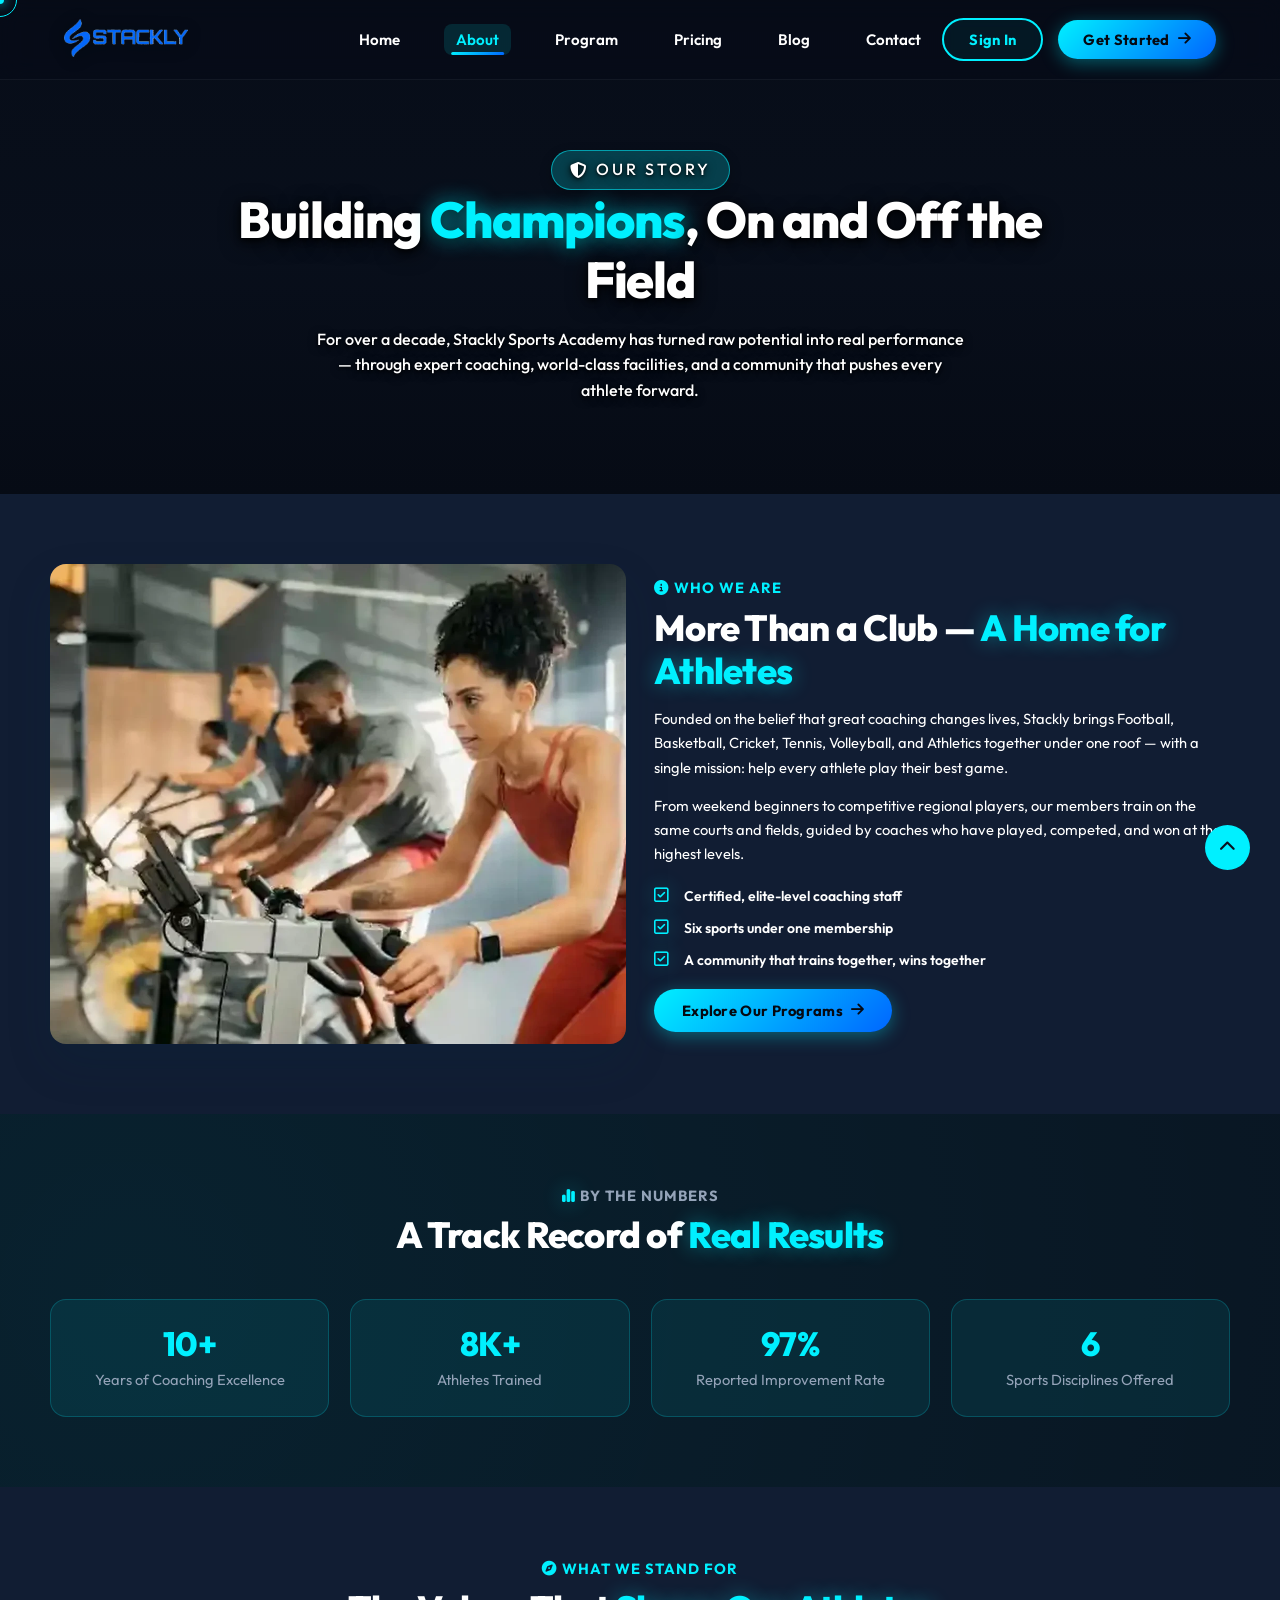
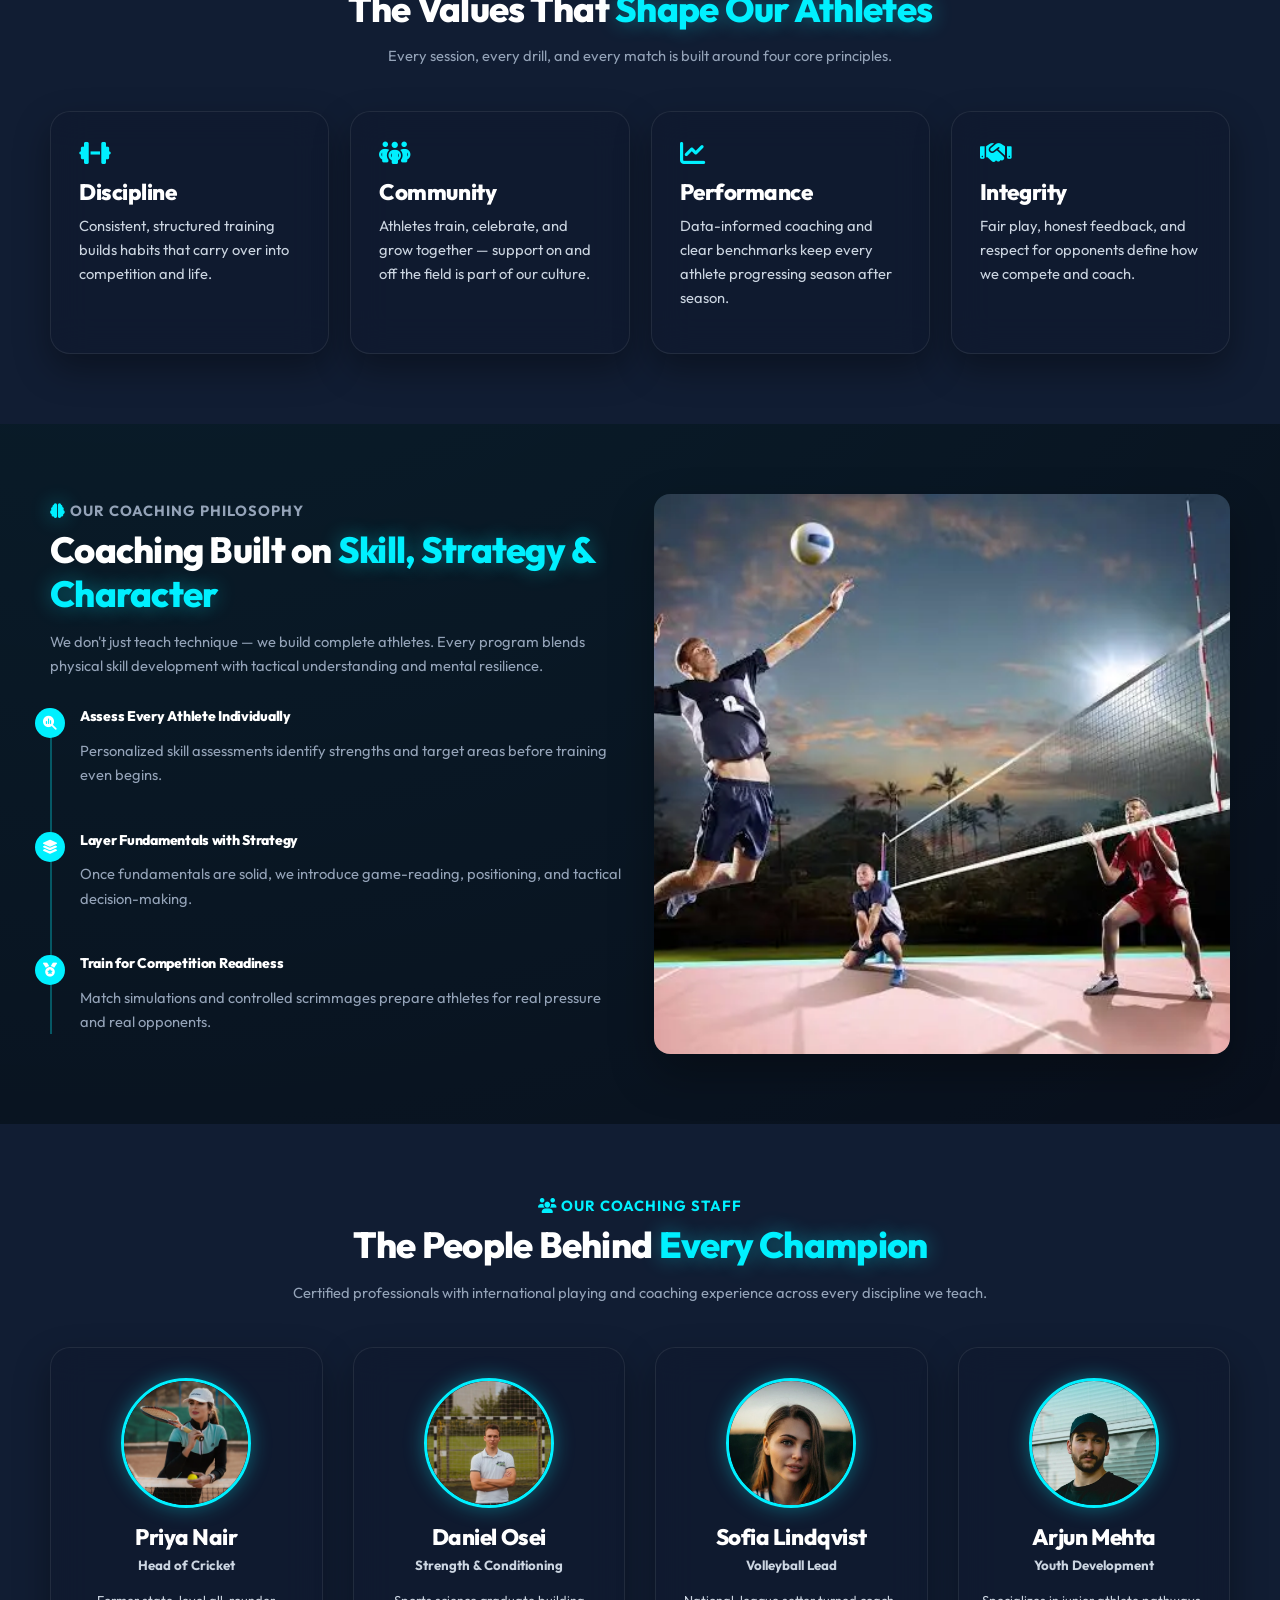
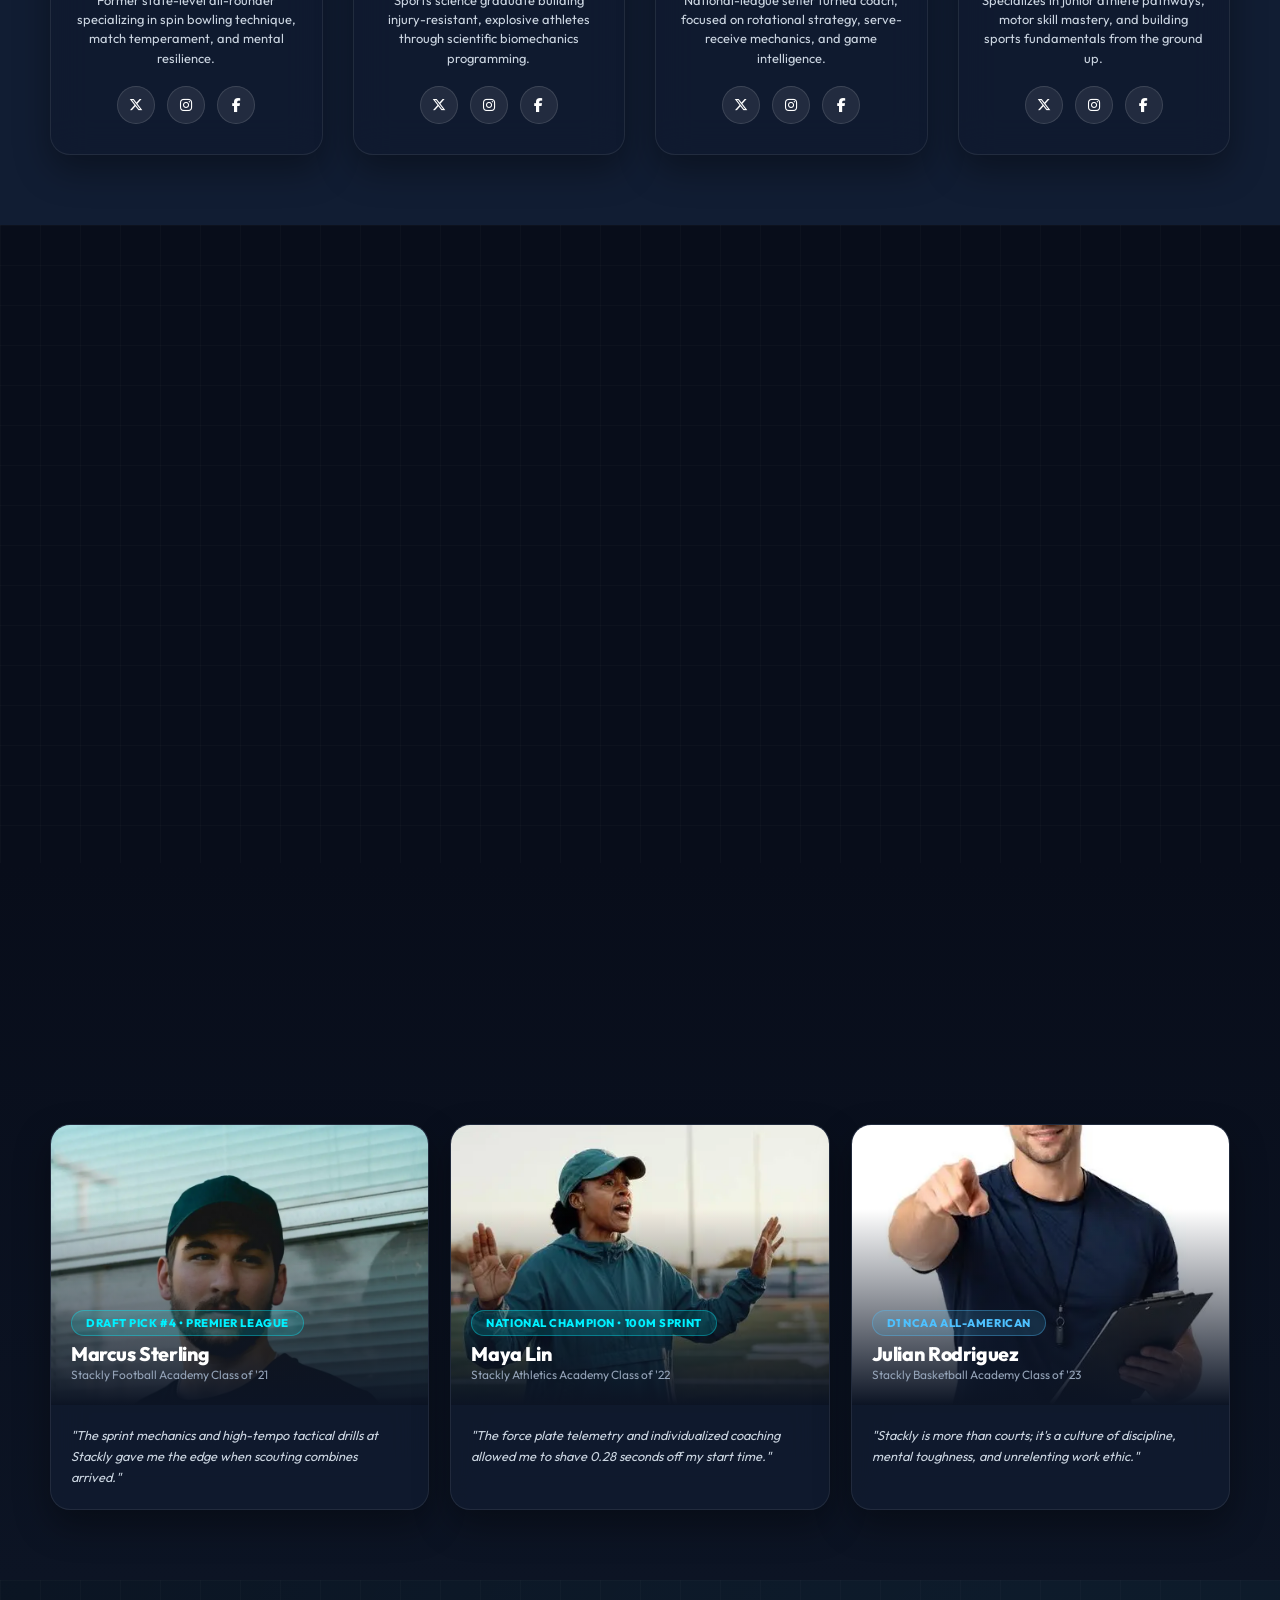
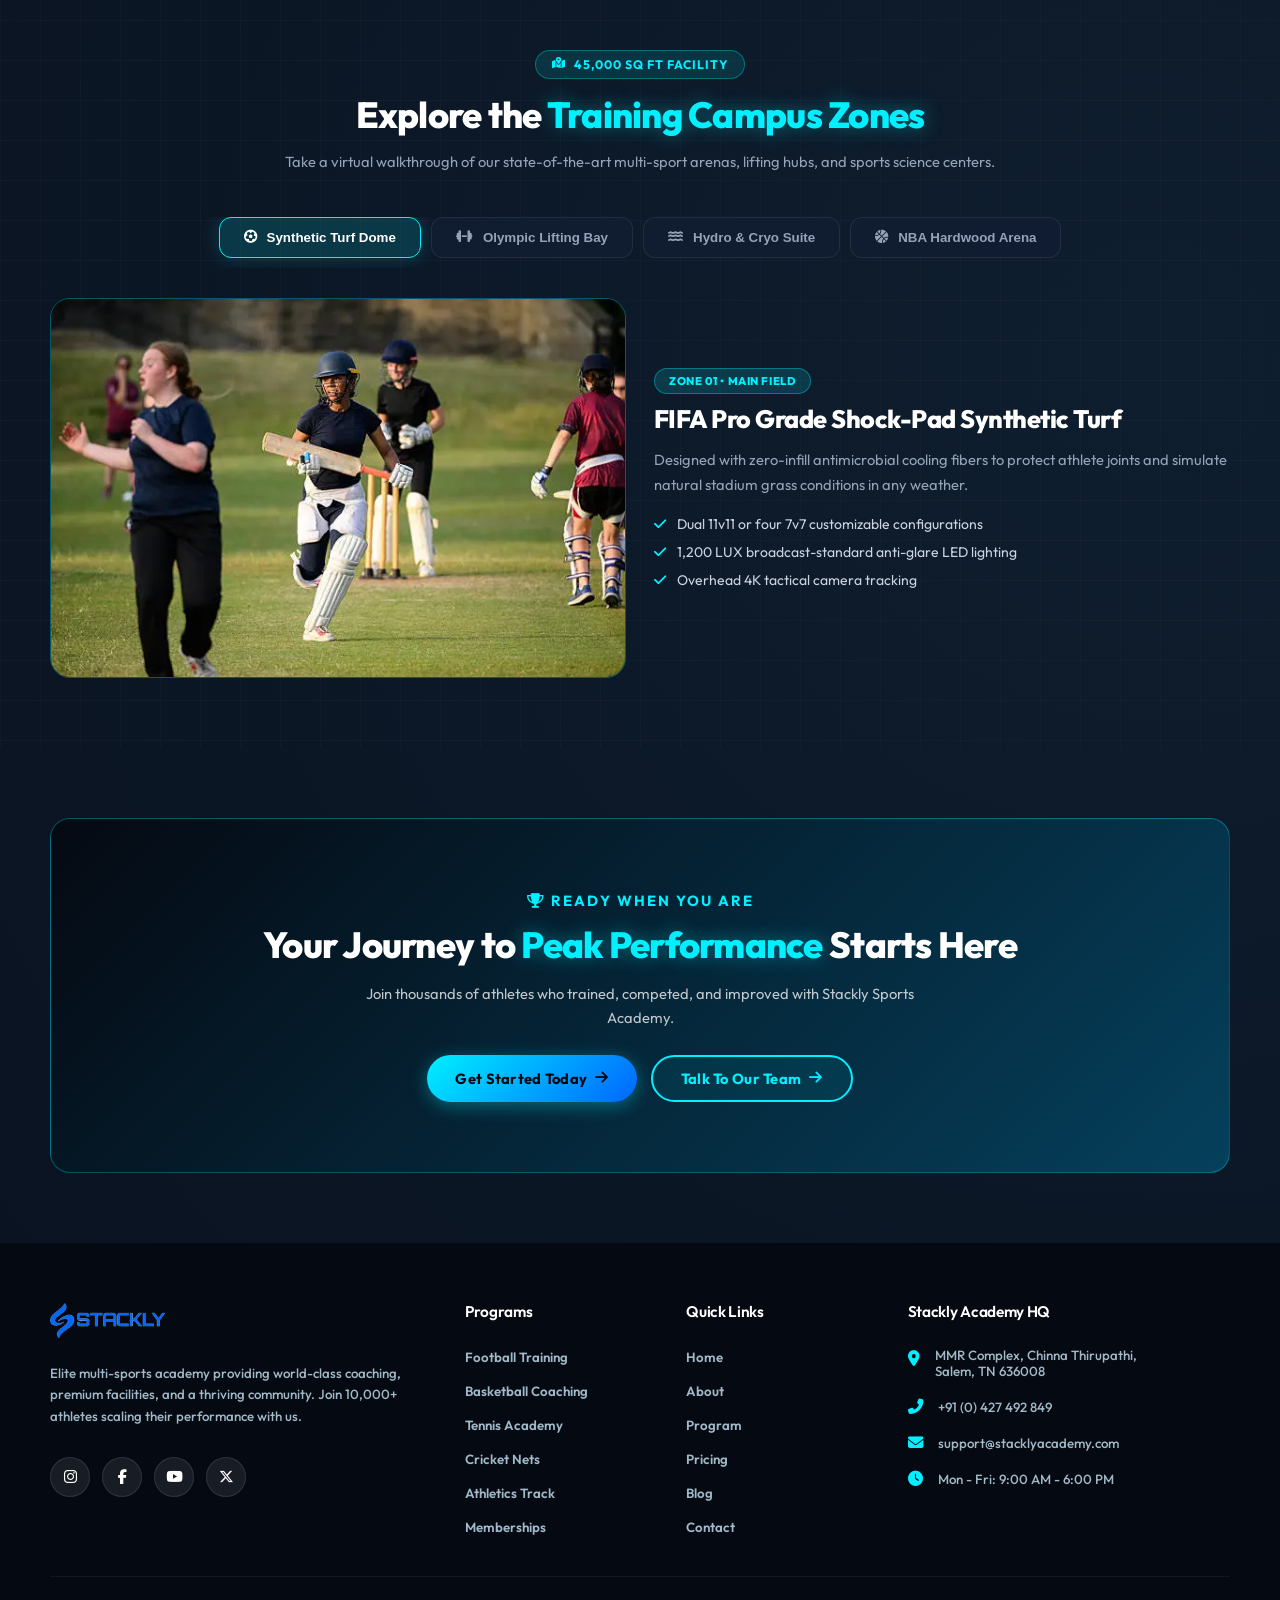
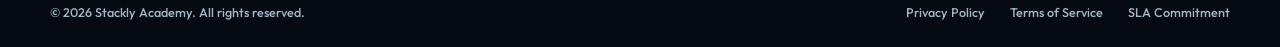
<file: about.html>
<!DOCTYPE html>
<html lang="en">
<head>
    <meta charset="UTF-8">
    <meta name="viewport" content="width=device-width, initial-scale=1.0">
    <title>About Our Academy | Stackly Sports Academy</title>
    <link rel="icon" type="image/webp" href="assets/stacklylogo-transparent.webp">
    <link rel="stylesheet" href="style.css">
    <link rel="stylesheet" href="https://cdnjs.cloudflare.com/ajax/libs/font-awesome/6.5.1/css/all.min.css">
</head>
<body>
<div class="page-wrapper">
    <nav class="navbar">
        <a href="index.html" class="nav-logo">
            <img src="assets/stacklylogo-transparent.webp" alt="Stackly Logo">
        </a>
        <div class="menu-toggle"><i class="fas fa-bars"></i></div>
        <div class="nav-links">
        <div class="mobile-menu-header">
            <img src="assets/stacklylogo-transparent.webp" alt="Stackly Logo">
            <button class="mobile-close-btn"><i class="fas fa-times"></i></button>
        </div>
            <a href="index.html">Home</a>
            <a href="about.html" class="active">About</a>
            <a href="program.html">Program</a>
            <a href="pricing.html">Pricing</a>
            <a href="blog.html">Blog</a>
            <a href="contact.html">Contact</a>
        <div class="mobile-auth-wrapper" data-auth-nav>
            <a href="signin.html" class="btn btn-outline">Sign In</a>
            <a href="signup.html" class="btn btn-primary">Get Started</a>
        </div>
        </div>
        <div class="nav-auth-buttons" data-auth-nav style="display: flex; gap: 15px; margin-left: auto; align-items: center;">
                <a href="signin.html" class="btn btn-outline" style="padding: 10px 25px; font-size: 1.05rem;">Sign In</a>
                <a href="signup.html" class="btn btn-primary" style="padding: 10px 25px; font-size: 1.05rem;">Get Started <i class="fas fa-arrow-right"></i></a>
            </div>
    </nav>
    <header class="page-hero">
        <video class="page-hero__video" src="video/cricket.mp4" autoplay loop muted playsinline></video>
        <div class="page-hero__overlay"></div>
        <div class="page-hero__inner">
            <p class="page-hero__eyebrow anim-slide-left del-100"><i class="fas fa-shield-halved"></i> Our Story</p>
            <h1 class="anim-zoom-in del-200">Building <span class="highlight">Champions</span>, On and Off the Field</h1>
            <p class="anim-fade-up del-300">For over a decade, Stackly Sports Academy has turned raw potential into real performance — through expert coaching, world-class facilities, and a community that pushes every athlete forward.</p>
        </div>
    </header>
    <section class="content-section alt bg-light-section">
        <div class="container grid grid-2 gap-4 align-center">
            <div class="img-zoom anim-slide-right hover-glow" style="height: 480px; box-shadow: 0 20px 45px rgba(3,46,66,0.15);">
                <img src="assets/about.webp" alt="Stackly Academy athletes training">
            </div>
            <div class="anim-fade-up del-200">
                <p style="text-transform: uppercase; letter-spacing: 1px; font-weight: bold; color: var(--accent); margin-bottom: 5px;"><i class="fas fa-info-circle"></i> Who We Are</p>
                <h2 class="text-light">More Than a Club — <span class="highlight">A Home for Athletes</span></h2>
                <p class="text-light">Founded on the belief that great coaching changes lives, Stackly brings Football, Basketball, Cricket, Tennis, Volleyball, and Athletics together under one roof — with a single mission: help every athlete play their best game.</p>
                <p class="text-light">From weekend beginners to competitive regional players, our members train on the same courts and fields, guided by coaches who have played, competed, and won at the highest levels.</p>
                <ul style="margin: 20px 0; display: flex; flex-direction: column; gap: 14px;">
                    <li class="anim-slide-left del-200" style="display: flex; gap: 15px; align-items: center;"><i class="far fa-check-square highlight" style="font-size: 1.2rem;"></i> <span class="text-light" style="font-weight: 600;">Certified, elite-level coaching staff</span></li>
                    <li class="anim-slide-left del-300" style="display: flex; gap: 15px; align-items: center;"><i class="far fa-check-square highlight" style="font-size: 1.2rem;"></i> <span class="text-light" style="font-weight: 600;">Six sports under one membership</span></li>
                    <li class="anim-slide-left del-400" style="display: flex; gap: 15px; align-items: center;"><i class="far fa-check-square highlight" style="font-size: 1.2rem;"></i> <span class="text-light" style="font-weight: 600;">A community that trains together, wins together</span></li>
                </ul>
                <a href="404.html" class="btn btn-primary">Explore Our Programs <i class="fas fa-arrow-right"></i></a>
            </div>
        </div>
    </section>
    <section class="content-section">
        <div class="container">
            <div class="section-header section-header-center anim-fade-up">
                <p style="text-transform: uppercase; letter-spacing: 1px; font-weight: bold; margin-bottom: 5px;"><i class="fas fa-chart-simple highlight"></i> By The Numbers</p>
                <h2>A Track Record of <span class="highlight">Real Results</span></h2>
            </div>
            <div class="grid grid-4 gap-3">
                <div class="stat-chip anim-zoom-in del-100 hover-lift">
                    <h3>10+</h3>
                    <p style="margin: 0;">Years of Coaching Excellence</p>
                </div>
                <div class="stat-chip anim-zoom-in del-200 hover-lift">
                    <h3>8K+</h3>
                    <p style="margin: 0;">Athletes Trained</p>
                </div>
                <div class="stat-chip anim-zoom-in del-300 hover-lift">
                    <h3>97%</h3>
                    <p style="margin: 0;">Reported Improvement Rate</p>
                </div>
                <div class="stat-chip anim-zoom-in del-400 hover-lift">
                    <h3>6</h3>
                    <p style="margin: 0;">Sports Disciplines Offered</p>
                </div>
            </div>
        </div>
    </section>
    <section class="content-section alt bg-light-section">
        <div class="container">
            <div class="section-header section-header-center anim-fade-up">
                <p style="text-transform: uppercase; letter-spacing: 1px; font-weight: bold; color: #00f0ff; margin-bottom: 5px;"><i class="fas fa-compass"></i> What We Stand For</p>
                <h2 class="text-light">The Values That <span class="highlight">Shape Our Athletes</span></h2>
                <p style="max-width: 700px; margin: 0 auto;">Every session, every drill, and every match is built around four core principles.</p>
            </div>
            <div class="grid grid-4 gap-3">
                <div class="feature-tile anim-fade-up del-100 hover-lift hover-shine">
                    <i class="fas fa-dumbbell"></i>
                    <h3>Discipline</h3>
                    <p>Consistent, structured training builds habits that carry over into competition and life.</p>
                </div>
                <div class="feature-tile anim-fade-up del-200 hover-lift hover-shine">
                    <i class="fas fa-people-group"></i>
                    <h3>Community</h3>
                    <p>Athletes train, celebrate, and grow together — support on and off the field is part of our culture.</p>
                </div>
                <div class="feature-tile anim-fade-up del-300 hover-lift hover-shine">
                    <i class="fas fa-chart-line"></i>
                    <h3>Performance</h3>
                    <p>Data-informed coaching and clear benchmarks keep every athlete progressing season after season.</p>
                </div>
                <div class="feature-tile anim-fade-up del-400 hover-lift hover-shine">
                    <i class="fas fa-handshake"></i>
                    <h3>Integrity</h3>
                    <p>Fair play, honest feedback, and respect for opponents define how we compete and coach.</p>
                </div>
            </div>
        </div>
    </section>
    <section class="content-section">
        <div class="container grid grid-2 gap-4 align-center">
            <div class="anim-slide-right del-100">
                <p style="text-transform: uppercase; letter-spacing: 1px; font-weight: bold; margin-bottom: 5px;"><i class="fas fa-brain highlight"></i> Our Coaching Philosophy</p>
                <h2>Coaching Built on <span class="highlight">Skill, Strategy & Character</span></h2>
                <p>We don't just teach technique — we build complete athletes. Every program blends physical skill development with tactical understanding and mental resilience.</p>
                <div class="timeline" style="margin-top: 30px;">
                    <div class="timeline-item anim-fade-up del-100">
                        <div class="timeline-icon"><i class="fas fa-magnifying-glass-chart"></i></div>
                        <h4>Assess Every Athlete Individually</h4>
                        <p>Personalized skill assessments identify strengths and target areas before training even begins.</p>
                    </div>
                    <div class="timeline-item anim-fade-up del-200">
                        <div class="timeline-icon"><i class="fas fa-layer-group"></i></div>
                        <h4>Layer Fundamentals with Strategy</h4>
                        <p>Once fundamentals are solid, we introduce game-reading, positioning, and tactical decision-making.</p>
                    </div>
                    <div class="timeline-item anim-fade-up del-300">
                        <div class="timeline-icon"><i class="fas fa-medal"></i></div>
                        <h4>Train for Competition Readiness</h4>
                        <p>Match simulations and controlled scrimmages prepare athletes for real pressure and real opponents.</p>
                    </div>
                </div>
            </div>
            <div class="img-zoom anim-slide-left del-200 hover-glow" style="height: 560px; box-shadow: 0 20px 45px rgba(0,0,0,0.3);">
                <img src="assets/img3.webp" alt="Coach guiding an athlete">
            </div>
        </div>
    </section>
    <section class="content-section alt bg-light-section">
        <div class="container">
            <div class="section-header section-header-center anim-fade-up">
                <p style="text-transform: uppercase; letter-spacing: 1px; font-weight: bold; color: #00f0ff; margin-bottom: 5px;"><i class="fas fa-users"></i> Our Coaching Staff</p>
                <h2 class="text-light">The People Behind <span class="highlight">Every Champion</span></h2>
                <p style="max-width: 700px; margin: 0 auto;">Certified professionals with international playing and coaching experience across every discipline we teach.</p>
            </div>
            <div class="coach-grid">
                <div class="coach-card anim-slide-left del-100 hover-lift">
                    <img src="assets/coach female1-optimized.webp" alt="Priya Nair" class="coach-img">
                    <h3 class="text-light">Priya Nair</h3>
                    <p style="color: var(--accent); font-size: 0.95rem; font-weight: 700;">Head of Cricket</p>
                    <p style="color: #cbd5e1; font-size: 0.92rem; margin-top: 12px; line-height: 1.5;">Former state-level all-rounder specializing in spin bowling technique, match temperament, and mental resilience.</p>
                    <div class="coach-socials">
                        <a href="404.html" aria-label="Twitter"><i class="fa-brands fa-x-twitter"></i></a>
                        <a href="404.html" aria-label="Instagram"><i class="fa-brands fa-instagram"></i></a>
                        <a href="404.html" aria-label="Facebook"><i class="fa-brands fa-facebook-f"></i></a>
                    </div>
                </div>
                <div class="coach-card anim-zoom-in del-200 hover-lift">
                    <img src="assets/coach male1-optimized.webp" alt="Daniel Osei" class="coach-img">
                    <h3 class="text-light">Daniel Osei</h3>
                    <p style="color: var(--accent); font-size: 0.95rem; font-weight: 700;">Strength & Conditioning</p>
                    <p style="color: #cbd5e1; font-size: 0.92rem; margin-top: 12px; line-height: 1.5;">Sports science graduate building injury-resistant, explosive athletes through scientific biomechanics programming.</p>
                    <div class="coach-socials">
                        <a href="404.html" aria-label="Twitter"><i class="fa-brands fa-x-twitter"></i></a>
                        <a href="404.html" aria-label="Instagram"><i class="fa-brands fa-instagram"></i></a>
                        <a href="404.html" aria-label="Facebook"><i class="fa-brands fa-facebook-f"></i></a>
                    </div>
                </div>
                <div class="coach-card anim-slide-right del-300 hover-lift">
                    <img src="assets/w7.webp" alt="Sofia Lindqvist" class="coach-img">
                    <h3 class="text-light">Sofia Lindqvist</h3>
                    <p style="color: var(--accent); font-size: 0.95rem; font-weight: 700;">Volleyball Lead</p>
                    <p style="color: #cbd5e1; font-size: 0.92rem; margin-top: 12px; line-height: 1.5;">National-league setter turned coach, focused on rotational strategy, serve-receive mechanics, and game intelligence.</p>
                    <div class="coach-socials">
                        <a href="404.html" aria-label="Twitter"><i class="fa-brands fa-x-twitter"></i></a>
                        <a href="404.html" aria-label="Instagram"><i class="fa-brands fa-instagram"></i></a>
                        <a href="404.html" aria-label="Facebook"><i class="fa-brands fa-facebook-f"></i></a>
                    </div>
                </div>
                <div class="coach-card anim-zoom-in del-400 hover-lift">
                    <img src="assets/coach male5-optimized.webp" alt="Arjun Mehta" class="coach-img">
                    <h3 class="text-light">Arjun Mehta</h3>
                    <p style="color: var(--accent); font-size: 0.95rem; font-weight: 700;">Youth Development</p>
                    <p style="color: #cbd5e1; font-size: 0.92rem; margin-top: 12px; line-height: 1.5;">Specializes in junior athlete pathways, motor skill mastery, and building sports fundamentals from the ground up.</p>
                    <div class="coach-socials">
                        <a href="404.html" aria-label="Twitter"><i class="fa-brands fa-x-twitter"></i></a>
                        <a href="404.html" aria-label="Instagram"><i class="fa-brands fa-instagram"></i></a>
                        <a href="404.html" aria-label="Facebook"><i class="fa-brands fa-facebook-f"></i></a>
                    </div>
                </div>
            </div>
        </div>
    </section>
    <!-- NEW SECTION 1: Sports Science & Biomechanics Lab Showcase -->
    <section class="content-section athletic-bg-grid" style="background: #080d1a;">
        <div class="container">
            <div class="section-header section-header-center anim-fade-up">
                <span class="section-eyebrow"><i class="fas fa-flask"></i> Applied Sports Science</span>
                <h2>Our High-Performance <span class="highlight">Biomechanics Lab</span></h2>
                <p style="max-width: 750px; margin: 0 auto;">We combine data-driven physiological testing with elite coaching to unlock unmatched athletic efficiency and prevent injury before it occurs.</p>
            </div>
            
            <div class="grid grid-3 gap-3">
                <div class="sports-glass-card anim-slide-left del-100">
                    <div style="width: 60px; height: 60px; border-radius: 14px; background: rgba(0, 240, 255, 0.12); color: var(--accent); display: flex; align-items: center; justify-content: center; font-size: 1.6rem; margin-bottom: 20px;">
                        <i class="fas fa-video"></i>
                    </div>
                    <h3 style="color: #fff; margin-bottom: 10px;">3D Optical Motion Capture</h3>
                    <p style="color: var(--text-muted); font-size: 0.95rem;">16-camera high-speed Qualisys infrared array analyzing joint angles, ground reaction vectors, and biomechanical swing/kick kinetics at 500 FPS.</p>
                    <span class="sports-badge sports-badge-volt"><i class="fas fa-check"></i> Sub-Millimeter Accuracy</span>
                </div>

                <div class="sports-glass-card cyan-glow anim-fade-up del-200">
                    <div style="width: 60px; height: 60px; border-radius: 14px; background: rgba(0,240,255,0.12); color: var(--accent-secondary); display: flex; align-items: center; justify-content: center; font-size: 1.6rem; margin-bottom: 20px;">
                        <i class="fas fa-snowflake"></i>
                    </div>
                    <h3 style="color: #fff; margin-bottom: 10px;">Cryotherapy & Hydro Recovery</h3>
                    <p style="color: var(--text-muted); font-size: 0.95rem;">-110°C whole-body electric cryo-chamber, contrast plunge pools, and pneumatic compression boots accelerating cellular recovery and reducing DOMS by 60%.</p>
                    <span class="sports-badge sports-badge-cyan"><i class="fas fa-check"></i> 15-Min Rapid Protocol</span>
                </div>

                <div class="sports-glass-card anim-slide-right del-300">
                    <div style="width: 60px; height: 60px; border-radius: 14px; background: rgba(255,51,102,0.12); color: var(--accent-crimson); display: flex; align-items: center; justify-content: center; font-size: 1.6rem; margin-bottom: 20px;">
                        <i class="fas fa-lungs"></i>
                    </div>
                    <h3 style="color: #fff; margin-bottom: 10px;">Metabolic & Lactate Profiling</h3>
                    <p style="color: var(--text-muted); font-size: 0.95rem;">Cortex Metalyzer gas exchange analysis and real-time blood lactate threshold mapping to tailor heart-rate training zones down to the exact watt.</p>
                    <span class="sports-badge sports-badge-pulse"><i class="fas fa-check"></i> VO2 Max Gold Standard</span>
                </div>
            </div>
        </div>
    </section>

    <!-- NEW SECTION 2: Athletic Hall of Fame & Pro Alumni Wall -->
    <section class="content-section" style="background: linear-gradient(180deg, #080d1a 0%, #0c1424 100%);">
        <div class="container">
            <div class="section-header section-header-center anim-fade-up">
                <span class="section-eyebrow"><i class="fas fa-award"></i> Legacy of Excellence</span>
                <h2>Stackly Academy <span class="highlight">Hall of Fame & Alumni</span></h2>
                <p style="max-width: 720px; margin: 0 auto;">Meet the athletes who began on our training grounds and advanced to national leagues, division 1 championships, and Olympic podiums.</p>
            </div>

            <div class="grid grid-3 gap-3">
                <div class="alumni-card anim-fade-up del-100">
                    <div class="alumni-img-wrapper">
                        <img src="assets/coach male5-optimized.webp" alt="Marcus Sterling">
                        <div class="alumni-overlay">
                            <div>
                                <span class="sports-badge sports-badge-volt" style="margin-bottom: 6px;">Draft Pick #4 • Premier League</span>
                                <h3 style="color: #fff; margin: 0; font-size: 1.4rem;">Marcus Sterling</h3>
                                <p style="color: var(--text-muted); font-size: 0.85rem; margin: 0;">Stackly Football Academy Class of '21</p>
                            </div>
                        </div>
                    </div>
                    <div style="padding: 20px;">
                        <p style="font-size: 0.92rem; color: #cbd5e1; font-style: italic; margin-bottom: 0;">"The sprint mechanics and high-tempo tactical drills at Stackly gave me the edge when scouting combines arrived."</p>
                    </div>
                </div>

                <div class="alumni-card anim-zoom-in del-200">
                    <div class="alumni-img-wrapper">
                        <img src="assets/img2.webp" alt="Maya Lin">
                        <div class="alumni-overlay">
                            <div>
                                <span class="sports-badge sports-badge-cyan" style="margin-bottom: 6px;">National Champion • 100m Sprint</span>
                                <h3 style="color: #fff; margin: 0; font-size: 1.4rem;">Maya Lin</h3>
                                <p style="color: var(--text-muted); font-size: 0.85rem; margin: 0;">Stackly Athletics Academy Class of '22</p>
                            </div>
                        </div>
                    </div>
                    <div style="padding: 20px;">
                        <p style="font-size: 0.92rem; color: #cbd5e1; font-style: italic; margin-bottom: 0;">"The force plate telemetry and individualized coaching allowed me to shave 0.28 seconds off my start time."</p>
                    </div>
                </div>

                <div class="alumni-card anim-fade-up del-300">
                    <div class="alumni-img-wrapper">
                        <img src="assets/m1.webp" alt="Julian Rodriguez">
                        <div class="alumni-overlay">
                            <div>
                                <span class="sports-badge sports-badge-pulse" style="margin-bottom: 6px;">D1 NCAA All-American</span>
                                <h3 style="color: #fff; margin: 0; font-size: 1.4rem;">Julian Rodriguez</h3>
                                <p style="color: var(--text-muted); font-size: 0.85rem; margin: 0;">Stackly Basketball Academy Class of '23</p>
                            </div>
                        </div>
                    </div>
                    <div style="padding: 20px;">
                        <p style="font-size: 0.92rem; color: #cbd5e1; font-style: italic; margin-bottom: 0;">"Stackly is more than courts; it's a culture of discipline, mental toughness, and unrelenting work ethic."</p>
                    </div>
                </div>
            </div>
        </div>
    </section>

    <!-- NEW SECTION 3: 360 Campus Zone Explorer -->
    <section class="content-section athletic-bg-grid">
        <div class="container">
            <div class="section-header section-header-center anim-fade-up">
                <span class="section-eyebrow"><i class="fas fa-map-location-dot"></i> 45,000 SQ FT Facility</span>
                <h2>Explore the <span class="highlight">Training Campus Zones</span></h2>
                <p style="max-width: 720px; margin: 0 auto;">Take a virtual walkthrough of our state-of-the-art multi-sport arenas, lifting hubs, and sports science centers.</p>
            </div>

            <div class="campus-zone-tab anim-fade-up del-100" style="justify-content: center;">
                <button class="campus-zone-btn active" data-zone="zone-turf"><i class="fas fa-futbol"></i> Synthetic Turf Dome</button>
                <button class="campus-zone-btn" data-zone="zone-iron"><i class="fas fa-dumbbell"></i> Olympic Lifting Bay</button>
                <button class="campus-zone-btn" data-zone="zone-hydro"><i class="fas fa-water"></i> Hydro & Cryo Suite</button>
                <button class="campus-zone-btn" data-zone="zone-court"><i class="fas fa-basketball"></i> NBA Hardwood Arena</button>
            </div>

            <div id="zone-turf" class="campus-zone-panel grid grid-2 gap-4 align-center anim-fade-up del-200" style="display: grid;">
                <div class="img-zoom hover-glow" style="height: 380px; border-radius: 20px; overflow: hidden; border: 1px solid rgba(0, 240, 255, 0.3);">
                    <img src="assets/img1.webp" alt="Synthetic Turf Dome" style="width: 100%; height: 100%; object-fit: cover;">
                </div>
                <div>
                    <span class="sports-badge sports-badge-volt" style="margin-bottom: 10px;">Zone 01 • Main Field</span>
                    <h3 style="color: #fff; font-size: 1.8rem;">FIFA Pro Grade Shock-Pad Synthetic Turf</h3>
                    <p>Designed with zero-infill antimicrobial cooling fibers to protect athlete joints and simulate natural stadium grass conditions in any weather.</p>
                    <ul style="display: flex; flex-direction: column; gap: 10px; margin: 18px 0;">
                        <li style="color: #cbd5e1;"><i class="fas fa-check" style="color: var(--accent); margin-right: 8px;"></i> Dual 11v11 or four 7v7 customizable configurations</li>
                        <li style="color: #cbd5e1;"><i class="fas fa-check" style="color: var(--accent); margin-right: 8px;"></i> 1,200 LUX broadcast-standard anti-glare LED lighting</li>
                        <li style="color: #cbd5e1;"><i class="fas fa-check" style="color: var(--accent); margin-right: 8px;"></i> Overhead 4K tactical camera tracking</li>
                    </ul>
                </div>
            </div>

            <div id="zone-iron" class="campus-zone-panel grid grid-2 gap-4 align-center anim-fade-up del-200" style="display: none;">
                <div class="img-zoom hover-glow" style="height: 380px; border-radius: 20px; overflow: hidden; border: 1px solid rgba(0, 240, 255, 0.3);">
                    <img src="assets/lifting.webp" alt="Olympic Lifting Bay" style="width: 100%; height: 100%; object-fit: cover;">
                </div>
                <div>
                    <span class="sports-badge sports-badge-cyan" style="margin-bottom: 10px;">Zone 02 • Strength Wing</span>
                    <h3 style="color: #fff; font-size: 1.8rem;">Eleiko Olympic Platforms & Velocity Racks</h3>
                    <p>12 custom Eleiko weightlifting stations equipped with GymAware linear position transducers for velocity-based power training.</p>
                    <ul style="display: flex; flex-direction: column; gap: 10px; margin: 18px 0;">
                        <li style="color: #cbd5e1;"><i class="fas fa-check" style="color: var(--accent-secondary); margin-right: 8px;"></i> Keiser pneumatic explosive strength equipment</li>
                        <li style="color: #cbd5e1;"><i class="fas fa-check" style="color: var(--accent-secondary); margin-right: 8px;"></i> 30-meter indoor sled sprint track</li>
                    </ul>
                </div>
            </div>

            <div id="zone-hydro" class="campus-zone-panel grid grid-2 gap-4 align-center anim-fade-up del-200" style="display: none;">
                <div class="img-zoom hover-glow" style="height: 380px; border-radius: 20px; overflow: hidden; border: 1px solid rgba(0, 240, 255, 0.3);">
                    <img src="assets/academycenter.webp" alt="Hydro Suite" style="width: 100%; height: 100%; object-fit: cover;">
                </div>
                <div>
                    <span class="sports-badge sports-badge-pulse" style="margin-bottom: 10px;">Zone 03 • Recovery Hub</span>
                    <h3 style="color: #fff; font-size: 1.8rem;">Hydrotherapy Plunge & Infrared Recovery</h3>
                    <p>Cold contrast therapy pools maintained at 8°C paired with full-spectrum infrared saunas and NormaTec compression lounges.</p>
                    <ul style="display: flex; flex-direction: column; gap: 10px; margin: 18px 0;">
                        <li style="color: #cbd5e1;"><i class="fas fa-check" style="color: var(--accent-crimson); margin-right: 8px;"></i> Certified physiotherapists on deck</li>
                        <li style="color: #cbd5e1;"><i class="fas fa-check" style="color: var(--accent-crimson); margin-right: 8px;"></i> Hyperbaric oxygen chambers available</li>
                    </ul>
                </div>
            </div>

            <div id="zone-court" class="campus-zone-panel grid grid-2 gap-4 align-center anim-fade-up del-200" style="display: none;">
                <div class="img-zoom hover-glow" style="height: 380px; border-radius: 20px; overflow: hidden; border: 1px solid rgba(0, 240, 255, 0.3);">
                    <img src="assets/hardwood.webp" alt="Hardwood Arena" style="width: 100%; height: 100%; object-fit: cover;">
                </div>
                <div>
                    <span class="sports-badge sports-badge-volt" style="margin-bottom: 10px;">Zone 04 • Hardwood Courts</span>
                    <h3 style="color: #fff; font-size: 1.8rem;">Robbins Bio-Channel Maple Courts</h3>
                    <p>Triple-sprung NBA-regulation hardwood with Noah Basketball arc-tracking sensor system mounted on every rim.</p>
                    <ul style="display: flex; flex-direction: column; gap: 10px; margin: 18px 0;">
                        <li style="color: #cbd5e1;"><i class="fas fa-check" style="color: var(--accent); margin-right: 8px;"></i> Automated Dr. Dish CT+ shooting machines</li>
                        <li style="color: #cbd5e1;"><i class="fas fa-check" style="color: var(--accent); margin-right: 8px;"></i> 500-seat spectator mezzanine for showcase matches</li>
                    </ul>
                </div>
            </div>
        </div>
    </section>

    <section class="content-section">
        <div class="container">
            <div class="event-banner anim-zoom-in">
                <p style="text-transform: uppercase; letter-spacing: 2px; font-weight: bold; color: var(--accent); margin-bottom: 10px;"><i class="fas fa-trophy"></i> Ready When You Are</p>
                <h2 style="font-size: 2.6rem; margin-bottom: 15px;">Your Journey to <span class="highlight">Peak Performance</span> Starts Here</h2>
                <p style="max-width: 600px; margin: 0 auto 25px; color: rgba(255,255,255,0.75);">Join thousands of athletes who trained, competed, and improved with Stackly Sports Academy.</p>
                <div class="d-flex justify-center gap-2" style="flex-wrap: wrap;">
                    <a href="404.html" class="btn btn-primary">Get Started Today <i class="fas fa-arrow-right"></i></a>
                    <a href="404.html" class="btn btn-outline">Talk to Our Team <i class="fas fa-arrow-right"></i></a>
                </div>
            </div>
        </div>
    </section>
    <footer>
    <div class="container" style="position: relative; z-index: 2;">
        <div class="grid grid-4 gap-4" style="padding-top: 60px; padding-bottom: 40px;">
            <div class="anim-slide-right del-100" style="display: flex; flex-direction: column;">
                <img src="assets/stacklylogo-transparent.webp" alt="Stackly" style="height: 35px; width: auto; margin-bottom: 25px; align-self: flex-start; object-fit: contain;">
                <p style="font-size: 0.95rem; line-height: 1.6; color: #a0b8c7; margin-bottom: 30px; font-weight: 500;">Elite multi-sports academy providing world-class coaching, premium facilities, and a thriving community. Join 10,000+ athletes scaling their performance with us.</p>
                <div class="footer-social">
                    <a href="404.html" aria-label="Instagram"><i class="fa-brands fa-instagram"></i></a>
                    <a href="404.html" aria-label="Facebook"><i class="fa-brands fa-facebook-f"></i></a>
                    <a href="404.html" aria-label="YouTube"><i class="fa-brands fa-youtube"></i></a>
                    <a href="404.html" aria-label="X Twitter"><i class="fa-brands fa-x-twitter"></i></a>
                </div>
            </div>
            <div class="anim-slide-right del-200">
                <h4 style="color: #fff; margin-bottom: 25px; font-size: 1.1rem; font-weight: 600;">Programs</h4>
                <ul style="list-style: none; padding: 0; margin: 0; display: flex; flex-direction: column; gap: 15px;">
                    <li><a href="404.html" style="color: #a0b8c7; font-weight: 600; font-size: 0.95rem; text-decoration: none; transition: color 0.3s;">Football Training</a></li>
                    <li><a href="404.html" style="color: #a0b8c7; font-weight: 600; font-size: 0.95rem; text-decoration: none; transition: color 0.3s;">Basketball Coaching</a></li>
                    <li><a href="404.html" style="color: #a0b8c7; font-weight: 600; font-size: 0.95rem; text-decoration: none; transition: color 0.3s;">Tennis Academy</a></li>
                    <li><a href="404.html" style="color: #a0b8c7; font-weight: 600; font-size: 0.95rem; text-decoration: none; transition: color 0.3s;">Cricket Nets</a></li>
                    <li><a href="404.html" style="color: #a0b8c7; font-weight: 600; font-size: 0.95rem; text-decoration: none; transition: color 0.3s;">Athletics Track</a></li>
                    <li><a href="404.html" style="color: #a0b8c7; font-weight: 600; font-size: 0.95rem; text-decoration: none; transition: color 0.3s;">Memberships</a></li>
                </ul>
            </div>
            <div class="anim-slide-right del-300">
                <h4 style="color: #fff; margin-bottom: 25px; font-size: 1.1rem; font-weight: 600;">Quick Links</h4>
                <ul style="list-style: none; padding: 0; margin: 0; display: flex; flex-direction: column; gap: 15px;">
                    <li><a href="index.html" style="color: #a0b8c7; font-weight: 600; font-size: 0.95rem; text-decoration: none; transition: color 0.3s;">Home</a></li>
                    <li><a href="about.html" style="color: #a0b8c7; font-weight: 600; font-size: 0.95rem; text-decoration: none; transition: color 0.3s;">About</a></li>
                    <li><a href="program.html" style="color: #a0b8c7; font-weight: 600; font-size: 0.95rem; text-decoration: none; transition: color 0.3s;">Program</a></li>
                    <li><a href="pricing.html" style="color: #a0b8c7; font-weight: 600; font-size: 0.95rem; text-decoration: none; transition: color 0.3s;">Pricing</a></li>
                    <li><a href="blog.html" style="color: #a0b8c7; font-weight: 600; font-size: 0.95rem; text-decoration: none; transition: color 0.3s;">Blog</a></li>
                    <li><a href="contact.html" style="color: #a0b8c7; font-weight: 600; font-size: 0.95rem; text-decoration: none; transition: color 0.3s;">Contact</a></li>
                </ul>
            </div>
            <div class="anim-slide-right del-400">
                <h4 style="color: #fff; margin-bottom: 25px; font-size: 1.1rem; font-weight: 600;">Stackly Academy HQ</h4>
                <ul style="list-style: none; padding: 0; margin: 0; display: flex; flex-direction: column; gap: 20px;">
                    <li style="display: flex; gap: 15px; align-items: flex-start; color: #a0b8c7; font-size: 0.95rem; font-weight: 500;">
                        <i class="fas fa-map-marker-alt" style="color: var(--accent); margin-top: 4px; font-size: 1.1rem;"></i>
                        <span>MMR Complex, Chinna Thirupathi,<br>Salem, TN 636008</span>
                    </li>
                    <li style="display: flex; gap: 15px; align-items: center; color: #a0b8c7; font-size: 0.95rem; font-weight: 500;">
                        <i class="fas fa-phone-alt" style="color: var(--accent); font-size: 1.1rem;"></i>
                        <span>+91 (0) 427 492 849</span>
                    </li>
                    <li style="display: flex; gap: 15px; align-items: center; color: #a0b8c7; font-size: 0.95rem; font-weight: 500;">
                        <i class="fas fa-envelope" style="color: var(--accent); font-size: 1.1rem;"></i>
                        <span>support@stacklyacademy.com</span>
                    </li>
                    <li style="display: flex; gap: 15px; align-items: center; color: #a0b8c7; font-size: 0.95rem; font-weight: 500;">
                        <i class="fas fa-clock" style="color: var(--accent); font-size: 1.1rem;"></i>
                        <span>Mon - Fri: 9:00 AM - 6:00 PM</span>
                    </li>
                </ul>
            </div>
        </div>
        <div style="border-top: 1px solid rgba(255,255,255,0.05); padding: 25px 0; display: flex; justify-content: space-between; align-items: center; flex-wrap: wrap; gap: 20px; position: relative;">
            <p style="color: #a0b8c7; font-size: 0.9rem; margin: 0; font-weight: 500;">&copy; 2026 Stackly Academy. All rights reserved.</p>
            <div style="display: flex; gap: 25px;">
                <a href="404.html" style="color: #a0b8c7; text-decoration: none; font-size: 0.9rem; font-weight: 500; transition: color 0.3s;">Privacy Policy</a>
                <a href="404.html" style="color: #a0b8c7; text-decoration: none; font-size: 0.9rem; font-weight: 500; transition: color 0.3s;">Terms of Service</a>
                <a href="404.html" style="color: #a0b8c7; text-decoration: none; font-size: 0.9rem; font-weight: 500; transition: color 0.3s;">SLA Commitment</a>
            </div>
            <a href="#" style="position: fixed; bottom: 30px; right: 30px; z-index: 9999; background-color: var(--accent); color: var(--bg-dark); width: 45px; height: 45px; border-radius: 50%; display: flex; align-items: center; justify-content: center; text-decoration: none; font-size: 1.2rem; transition: transform 0.3s;">
                <i class="fas fa-chevron-up"></i>
            </a>
        </div>
    </div>
</footer>
    <script src="script.js"></script>
    </div>
</body>
</html>
</file>
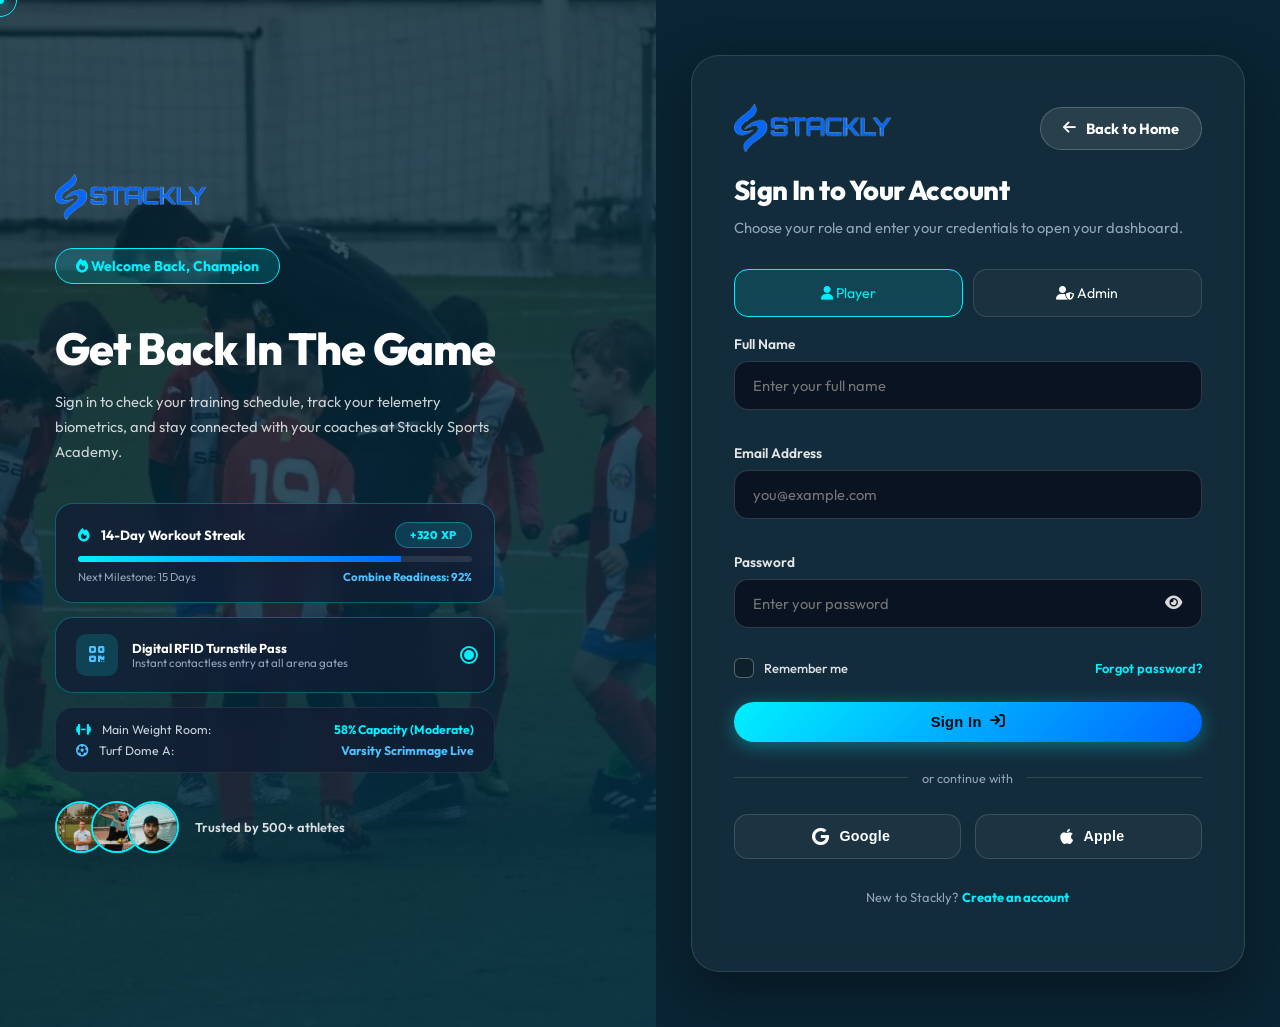
<file: admin-dashboard.html>
<!DOCTYPE html>
<html lang="en">
<head>
    <meta charset="UTF-8">
    <meta name="viewport" content="width=device-width, initial-scale=1.0">
    <title>Admin Dashboard | Stackly Sports Academy</title>
    <link rel="icon" type="image/webp" href="assets/stacklylogo-transparent.webp">
    <link rel="stylesheet" href="style.css">
    <link rel="stylesheet" href="https://cdnjs.cloudflare.com/ajax/libs/font-awesome/6.5.1/css/all.min.css">
    <style>
        .dash-menu-toggle { display: none; background: rgba(255,255,255,.08); border: 1px solid rgba(255,255,255,.12); color: #fff; width: 42px; height: 42px; border-radius: 12px; font-size: 1.1rem; align-items: center; justify-content: center; cursor: pointer; flex-shrink: 0; position: relative; }
        .dash-menu-toggle .menu-icon,
        .dash-menu-toggle .close-icon { position: absolute; left: 50%; top: 50%; transform: translate(-50%,-50%); transition: .25s ease; line-height: 1; }
        .dash-menu-toggle .close-icon { opacity: 0; transform: translate(-50%,-50%) rotate(-90deg); }
        .dash-menu-toggle.open .menu-icon { opacity: 0; transform: translate(-50%,-50%) rotate(90deg); }
        .dash-menu-toggle.open .close-icon { opacity: 1; transform: translate(-50%,-50%) rotate(0deg); }
        .dash-sidebar-overlay { display: none; }
        .sidebar-top-header { display: none; }
        .dash-user { display: flex; align-items: center; gap: 12px; }
        .dash-avatar { width: 44px; height: 44px; border-radius: 50%; background: var(--accent); color: var(--bg-darker); display: flex; align-items: center; justify-content: center; font-weight: 800; font-size: 1rem; flex-shrink: 0; box-shadow: 0 0 15px rgba(0, 240, 255, 0.3); }
        .dash-bell { position: relative; width: 42px; height: 42px; border-radius: 12px; background: rgba(255,255,255,.06); border: 1px solid rgba(255,255,255,.1); color: var(--text-muted); display: flex; align-items: center; justify-content: center; cursor: pointer; transition: .25s; font-size: 1.05rem; }
        .dash-bell:hover { color: var(--accent); border-color: rgba(0, 240, 255, .4); transform: translateY(-3px); box-shadow: 0 0 15px rgba(0, 240, 255, 0.2); }
        .dash-bell .dot { position: absolute; top: 7px; right: 8px; width: 8px; height: 8px; border-radius: 50%; background: var(--accent-crimson); border: 2px solid var(--bg-darker); }
        .dash-ico { width: 46px; height: 46px; border-radius: 14px; background: rgba(0, 240, 255, .12); color: var(--accent); display: flex; align-items: center; justify-content: center; font-size: 1.25rem; margin-bottom: 14px; }
        .bar-track { height: 10px; border-radius: 99px; background: rgba(255,255,255,.08); overflow: hidden; margin-top: 10px; }
        .bar-fill { display: block; height: 100%; width: 0%; border-radius: 99px; background: linear-gradient(90deg, var(--accent), var(--accent-secondary)); transition: width 1.3s cubic-bezier(.22,1,.36,1); }
        .qa-grid { display: grid; grid-template-columns: repeat(2, 1fr); gap: 12px; }
        .qa-btn { display: flex; flex-direction: column; align-items: center; justify-content: center; gap: 8px; padding: 16px 10px; border-radius: 14px; background: rgba(255,255,255,.04); border: 1px solid rgba(255,255,255,.08); color: #fff; cursor: pointer; font: inherit; font-weight: 600; font-size: .85rem; transition: .3s; width: 100%; box-sizing: border-box; }
        .qa-btn:hover { border-color: var(--accent); color: var(--accent); transform: translateY(-5px); background: rgba(0, 240, 255, .08); box-shadow: 0 0 15px rgba(0, 240, 255, 0.2); }
        .qa-btn i { font-size: 1.35rem; color: var(--accent); }
        .notif-item { display: flex; gap: 14px; padding: 14px 10px; border-bottom: 1px solid rgba(255,255,255,.06); border-radius: 12px; transition: .25s; }
        .notif-item:last-child { border-bottom: none; }
        .notif-item:hover { background: rgba(255,255,255,.03); }
        .notif-ico { width: 38px; height: 38px; border-radius: 50%; background: rgba(0, 240, 255, .12); color: var(--accent); display: flex; align-items: center; justify-content: center; flex-shrink: 0; font-size: .95rem; }
        .notif-item.unread { background: rgba(0, 240, 255, .05); }
        .coach-photo { width: 100%; height: 190px; object-fit: cover; border-radius: 14px; margin-bottom: 14px; transition: transform .5s ease; }
        .dash-card:hover .coach-photo { transform: scale(1.04); }
        .stat-row { display: flex; justify-content: space-between; font-size: .85rem; color: var(--text-muted); margin-bottom: 4px; }
        .welcome-hub { background: linear-gradient(120deg, rgba(0, 240, 255, .14), rgba(18,29,51,.7)); border: 1px solid rgba(0, 240, 255, .25); display: flex; flex-wrap: wrap; align-items: center; justify-content: space-between; gap: 20px; border-radius: 20px; }
        .welcome-strip { display: flex; gap: 28px; flex-wrap: wrap; }
        .welcome-strip div h4 { margin: 0; color: var(--accent); font-size: 1.4rem; }
        .welcome-strip div p { margin: 0; font-size: .8rem; color: var(--text-muted); }
        @media (max-width: 900px) {
            .dash-menu-toggle { display: flex !important; }
            .sidebar-top-header,
            .close-sidebar-btn { display: none !important; }
            .dash-sidebar {
                position: fixed !important;
                left: -105% !important;
                top: 60px !important;
                height: calc(100dvh - 60px) !important;
                width: min(280px, 86vw) !important;
                z-index: 1050 !important;
                transform: none !important;
                transition: left .35s ease !important;
                box-shadow: 20px 0 50px rgba(0,0,0,.45);
                flex-wrap: nowrap;
                flex-direction: column;
                background: #041c29 !important;
                padding-top: 12px !important;
            }
            .dash-sidebar.open { left: 0 !important; transform: none !important; }
            .dash-sidebar-overlay.show {
                display: block !important;
                position: fixed;
                top: 60px; left: 0; right: 0; bottom: 0;
                background: rgba(0,0,0,.55);
                z-index: 1040;
            }
            .dash-main { padding: 20px 16px; }
        }
    </style>
</head>
<body>
<div class="page-wrapper">
<div class="dash-layout">
    <aside class="dash-sidebar" id="dashSidebar">
        <div class="sidebar-user-card" style="margin-top: 8px; margin-bottom: 12px;">
            <div class="sidebar-user-avatar js-user-initials">A</div>
            <div class="sidebar-user-details">
                <div class="sidebar-user-name js-user-name">Admin User</div>
                <div class="sidebar-user-email js-user-email">admin@stackly.com</div>
            </div>
        </div>
        <div class="sidebar-role-card admin">
            <i class="fas fa-user-shield"></i> <span>ADMIN DASHBOARD</span>
        </div>
        <div class="dash-sidebar-nav-container">
            <div class="dash-nav-label">Overview</div>
            <button class="dash-nav-btn active" data-target="overview"><i class="fas fa-house"></i> Dashboard</button>
            <div class="dash-nav-label">Academy</div>
            <button class="dash-nav-btn" data-target="athletes"><i class="fas fa-person-running"></i> Athletes</button>
            <button class="dash-nav-btn" data-target="batches"><i class="fas fa-people-group"></i> Batches</button>
            <button class="dash-nav-btn" data-target="programs"><i class="fas fa-clipboard-list"></i> Programs</button>
            <button class="dash-nav-btn" data-target="bookings"><i class="fas fa-calendar-check"></i> Bookings</button>
            <button class="dash-nav-btn" data-target="revenue"><i class="fas fa-sack-dollar"></i> Revenue</button>
            <button class="dash-nav-btn" data-target="coaches"><i class="fas fa-user-tie"></i> Coaches</button>
            <button class="dash-nav-btn" data-target="reports"><i class="fas fa-chart-line"></i> Reports</button>
            <div class="dash-nav-label">Account</div>
            <button class="dash-nav-btn" data-target="notifications"><i class="fas fa-bell"></i> Notifications</button>
            <button class="dash-nav-btn" data-target="settings"><i class="fas fa-gear"></i> Settings</button>
            <button class="dash-nav-btn" data-target="support"><i class="fas fa-circle-question"></i> Support</button>
        </div>
        <button class="dash-nav-btn" data-logout style="color: #ff8a8a; margin-top: auto;"><i class="fas fa-right-from-bracket"></i> Logout</button>
    </aside>
    <div class="dash-sidebar-overlay" id="dashOverlay"></div>
        <header class="dash-top">
            <div class="dash-top-left">
                <div class="dash-top-logo-zone">
                    <button type="button" class="dash-menu-toggle" id="dashMenuToggle" aria-label="Open menu" aria-expanded="false">
                        <span class="menu-icon" aria-hidden="true"><i class="fas fa-bars"></i></span>
                        <span class="close-icon" aria-hidden="true"><i class="fas fa-xmark"></i></span>
                    </button>
                    <a href="index.html" class="dash-top-logo"><img src="assets/stacklylogo-transparent.webp" alt="Stackly"></a>
                    <div class="dash-top-divider"></div>
                </div>
                <div class="dash-top-welcome">
                    <h2>Welcome back, <span class="js-user-name">Admin</span> 👋</h2>
                    <p>Here's what's happening across Stackly Academy today.</p>
                </div>
            </div>
            <div class="dash-top-right">
                <button class="dash-bell" data-target="notifications" title="Notifications"><i class="fas fa-bell"></i><span class="dot"></span></button>
                <div class="dash-user">
                    <div class="dash-avatar js-user-initials">A</div>
                    <div class="dash-user-details">
                        <div style="font-weight: 700;" class="js-user-name">Admin User</div>
                        <div style="font-size: .8rem; color: var(--accent);" class="js-user-email">admin@stackly.com</div>
                    </div>
                </div>
            </div>
        </header>
        <main class="dash-main">
        <section class="dash-panel active" id="section-overview">
            <div class="dash-card welcome-hub" style="margin-bottom: 22px; background: linear-gradient(120deg, rgba(1,30,45,0.85), rgba(4,54,78,0.9)), url('assets/academycenter.webp') center/cover;">
                <div>
                    <h3 style="color: #fff; font-size: 1.5rem; margin-bottom: 6px; font-weight: 800;">Academy Command Center</h3>
                    <p style="margin: 0; font-size: 1.05rem;">Manage athletes, batches, coaches and revenue from one control hub.</p>
                </div>
                <div class="welcome-strip">
                    <div><h4>6</h4><p>Sports Offered</p></div>
                    <div><h4>14</h4><p>Coaches on Roster</p></div>
                    <div><h4>5</h4><p>Facilities Live</p></div>
                </div>
            </div>
            <div class="dash-grid dash-grid-4">
                <div class="dash-card dash-card-bounce-icon"><div class="dash-ico"><i class="fas fa-person-running"></i></div><h3>1,248</h3><p>Total Athletes</p></div>
                <div class="dash-card dash-card-bounce-icon"><div class="dash-ico"><i class="fas fa-people-group"></i></div><h3>42</h3><p>Active Batches</p></div>
                <div class="dash-card dash-card-bounce-icon"><div class="dash-ico"><i class="fas fa-sack-dollar"></i></div><h3>$18.4k</h3><p>Monthly Revenue</p></div>
                <div class="dash-card dash-card-bounce-icon"><div class="dash-ico"><i class="fas fa-user-plus"></i></div><h3>56</h3><p>New Signups (30d)</p></div>
            </div>
            <div class="dash-grid dash-grid-2" style="margin-top: 22px; grid-template-columns: 2fr 1fr; align-items: stretch;">
                <div class="dash-card" style="display: flex; flex-direction: column; justify-content: space-between;">
                    <h3 style="font-size: 1.15rem; color: #fff; margin-bottom: 14px;">Recent Registrations</h3>
                    <div style="overflow-x: auto; flex: 1;">
                    <table class="dash-table">
                        <thead><tr><th>Name</th><th>Sport</th><th>Plan</th><th>Date</th><th>Status</th></tr></thead>
                        <tbody>
                            <tr><td>Sarah Jenkins</td><td>Tennis</td><td>Standard</td><td>Jul 21, 2026</td><td><span class="pill">Active</span></td></tr>
                            <tr><td>Mike Rossi</td><td>Football</td><td>Premium</td><td>Jul 20, 2026</td><td><span class="pill">Active</span></td></tr>
                            <tr><td>Elena Gilbert</td><td>Swimming</td><td>Basic</td><td>Jul 19, 2026</td><td><span class="pill warn">Pending</span></td></tr>
                            <tr><td>Tom Hardy</td><td>Basketball</td><td>Premium</td><td>Jul 18, 2026</td><td><span class="pill">Active</span></td></tr>
                            <tr><td>Priya Nair</td><td>Cricket</td><td>Standard</td><td>Jul 17, 2026</td><td><span class="pill">Active</span></td></tr>
                            <tr><td>Noah Kim</td><td>Athletics</td><td>Basic</td><td>Jul 16, 2026</td><td><span class="pill">Active</span></td></tr>
                        </tbody>
                    </table>
                    </div>
                </div>
               <div class="dash-card" style="display: flex; flex-direction: column; justify-content: space-between;">
    <div>
        <h3 style="font-size: 1.15rem; color: #fff; margin-bottom: 14px;">Quick Actions</h3>

        <div class="qa-grid">
            <button class="qa-btn" type="button">
                <i class="fas fa-user-plus"></i> Add Athlete
            </button>

            <button class="qa-btn" type="button">
                <i class="fas fa-calendar-plus"></i> New Batch
            </button>

            <button class="qa-btn" type="button">
                <i class="fas fa-list-check"></i> Review Bookings
            </button>

            <button class="qa-btn" type="button">
                <i class="fas fa-bullhorn"></i> Announcement
            </button>

            <button class="qa-btn" type="button">
                <i class="fas fa-user-tie"></i> Assign Coach
            </button>

            <button class="qa-btn" type="button">
                <i class="fas fa-chart-line"></i> View Reports
            </button>

            <button class="qa-btn" type="button">
                <i class="fas fa-clipboard-list"></i> Edit Programs
            </button>

            <button class="qa-btn" type="button">
                <i class="fas fa-gear"></i> System Settings
            </button>
        </div>
    </div>
</div>

<script>
document.querySelectorAll('.qa-btn').forEach(function(button) {
    button.addEventListener('click', function() {
        window.location.href = '404.html';
    });
});
</script>
            </div>
            <div class="dash-grid dash-grid-2" style="margin-top: 22px; grid-template-columns: 1fr 1fr;">
                <div class="dash-card">
                    <h3 style="font-size: 1.15rem; color: #fff; margin-bottom: 14px;"><i class="fas fa-chart-pie highlight"></i> Live Facility Occupancy</h3>
                    <div style="margin-bottom:12px;">
                        <div class="stat-row"><span>FIFA Synthetic Turf A</span><span>85% Full</span></div>
                        <div class="bar-track"><span class="bar-fill bar-fill-emerald" data-value="85"></span></div>
                    </div>
                    <div style="margin-bottom:12px;">
                        <div class="stat-row"><span>Indoor Basketball Court 1</span><span>92% Full</span></div>
                        <div class="bar-track"><span class="bar-fill bar-fill-warning" data-value="92"></span></div>
                    </div>
                    <div style="margin-bottom:12px;">
                        <div class="stat-row"><span>Olympic Heated Pool</span><span>60% Full</span></div>
                        <div class="bar-track"><span class="bar-fill bar-fill-cyan" data-value="60"></span></div>
                    </div>
                    <div style="margin-bottom:12px;">
                        <div class="stat-row"><span>Cricket Nets Intensive</span><span>75% Full</span></div>
                        <div class="bar-track"><span class="bar-fill bar-fill-purple" data-value="75"></span></div>
                    </div>
                    <div>
                        <div class="stat-row"><span>High-Performance Gym</span><span>48% Full</span></div>
                        <div class="bar-track"><span class="bar-fill bar-fill-coral" data-value="48"></span></div>
                    </div>
                </div>
                <div class="dash-card">
                    <h3 style="font-size: 1.15rem; color: #fff; margin-bottom: 14px;"><i class="fas fa-user-tie highlight"></i> Active Duty Coaches Today</h3>
                    <div class="leaderboard-rank-item">
                        <div style="display:flex; align-items:center; gap:10px;">
                            <img src="assets/coach male1-optimized.webp" style="width:34px;height:34px;border-radius:50%;object-fit:cover;">
                            <div><strong style="color:#fff;">Coach Marcus Diaz</strong><p style="margin:0;font-size:0.8rem;color:var(--text-muted);">Football • Field A</p></div>
                        </div>
                        <span class="pill">On Turf</span>
                    </div>
                    <div class="leaderboard-rank-item">
                        <div style="display:flex; align-items:center; gap:10px;">
                            <img src="assets/coach female1-optimized.webp" style="width:34px;height:34px;border-radius:50%;object-fit:cover;">
                            <div><strong style="color:#fff;">Coach Elena Rostova</strong><p style="margin:0;font-size:0.8rem;color:var(--text-muted);">Tennis • Court 2</p></div>
                        </div>
                        <span class="pill">On Turf</span>
                    </div>
                    <div class="leaderboard-rank-item">
                        <div style="display:flex; align-items:center; gap:10px;">
                            <img src="assets/coach male5-optimized.webp" style="width:34px;height:34px;border-radius:50%;object-fit:cover;">
                            <div><strong style="color:#fff;">Coach Kwame Vance</strong><p style="margin:0;font-size:0.8rem;color:var(--text-muted);">Gym • Iron Forge</p></div>
                        </div>
                        <span class="pill warn">On Break</span>
                    </div>
                </div>
            </div>
        </section>
        <section class="dash-panel" id="section-athletes">
            <div class="dash-grid dash-grid-4" style="margin-bottom: 22px;">
                <div class="athlete-compact-card theme-football">
                    <div class="athlete-compact-bg"><img src="assets/academycenter.webp" alt="Football Athletes"></div>
                    <div class="athlete-compact-overlay"></div>
                    <div class="athlete-compact-body">
                        <div class="athlete-card-header">
                            <div class="athlete-ico-wrap"><i class="fas fa-futbol"></i></div>
                            <div class="athlete-info">
                                <span class="athlete-title">Football Athletes</span>
                                <span class="athlete-sub">Active Roster</span>
                            </div>
                        </div>
                        <div class="athlete-card-footer">
                            <h3 class="athlete-num">320</h3>
                            <span class="athlete-trend"><i class="fas fa-arrow-trend-up"></i> +12%</span>
                        </div>
                    </div>
                </div>
                <div class="athlete-compact-card theme-basketball">
                    <div class="athlete-compact-bg"><img src="assets/cricket.webp" alt="Basketball Athletes"></div>
                    <div class="athlete-compact-overlay"></div>
                    <div class="athlete-compact-body">
                        <div class="athlete-card-header">
                            <div class="athlete-ico-wrap"><i class="fas fa-basketball"></i></div>
                            <div class="athlete-info">
                                <span class="athlete-title">Basketball Athletes</span>
                                <span class="athlete-sub">Varsity & Skills</span>
                            </div>
                        </div>
                        <div class="athlete-card-footer">
                            <h3 class="athlete-num">210</h3>
                            <span class="athlete-trend"><i class="fas fa-arrow-trend-up"></i> +8%</span>
                        </div>
                    </div>
                </div>
                <div class="athlete-compact-card theme-tennis">
                    <div class="athlete-compact-bg"><img src="assets/Tennis.webp" alt="Tennis Athletes"></div>
                    <div class="athlete-compact-overlay"></div>
                    <div class="athlete-compact-body">
                        <div class="athlete-card-header">
                            <div class="athlete-ico-wrap"><i class="fas fa-table-tennis-paddle-ball"></i></div>
                            <div class="athlete-info">
                                <span class="athlete-title">Tennis Athletes</span>
                                <span class="athlete-sub">Pro Track</span>
                            </div>
                        </div>
                        <div class="athlete-card-footer">
                            <h3 class="athlete-num">180</h3>
                            <span class="athlete-trend"><i class="fas fa-arrow-trend-up"></i> +15%</span>
                        </div>
                    </div>
                </div>
                <div class="athlete-compact-card theme-swimming">
                    <div class="athlete-compact-bg"><img src="assets/trainingcenter.webp" alt="Swimming Athletes"></div>
                    <div class="athlete-compact-overlay"></div>
                    <div class="athlete-compact-body">
                        <div class="athlete-card-header">
                            <div class="athlete-ico-wrap"><i class="fas fa-person-swimming"></i></div>
                            <div class="athlete-info">
                                <span class="athlete-title">Swimming Athletes</span>
                                <span class="athlete-sub">Squad A & B</span>
                            </div>
                        </div>
                        <div class="athlete-card-footer">
                            <h3 class="athlete-num">260</h3>
                            <span class="athlete-trend"><i class="fas fa-arrow-trend-up"></i> +10%</span>
                        </div>
                    </div>
                </div>
            </div>
            <div class="dash-card">
                <div style="display: flex; justify-content: space-between; align-items: center; margin-bottom: 14px; flex-wrap: wrap; gap: 10px;">
                    <h3 style="font-size: 1.15rem; color: #fff; margin: 0;">Athlete Directory</h3>
                    <input type="text" placeholder="Search athletes..." style="padding: 10px 14px; border-radius: 10px; border: 1px solid rgba(255,255,255,.12); background: rgba(0,0,0,.25); color: #fff;">
                </div>
                <div style="overflow-x: auto;">
                <table class="dash-table">
                    <thead><tr><th>Name</th><th>Age</th><th>Sport</th><th>Batch</th><th>Coach</th><th>Status</th></tr></thead>
                    <tbody>
                        <tr><td>Aarav Mehta</td><td>14</td><td>Football</td><td>U-16 Strikers</td><td>Coach Diaz</td><td><span class="pill">Active</span></td></tr>
                        <tr><td>Sarah Jenkins</td><td>21</td><td>Tennis</td><td>Pro Track</td><td>Coach Elena</td><td><span class="pill">Active</span></td></tr>
                        <tr><td>Mike Rossi</td><td>19</td><td>Football</td><td>Elite Academy</td><td>Coach Diaz</td><td><span class="pill">Active</span></td></tr>
                        <tr><td>Elena Gilbert</td><td>16</td><td>Swimming</td><td>Squad A</td><td>Coach Marcus</td><td><span class="pill warn">Trial</span></td></tr>
                        <tr><td>Tom Hardy</td><td>23</td><td>Basketball</td><td>Varsity</td><td>Coach Kwame</td><td><span class="pill">Active</span></td></tr>
                        <tr><td>Priya Nair</td><td>18</td><td>Cricket</td><td>Nets Intensive</td><td>Coach Reyes</td><td><span class="pill">Active</span></td></tr>
                        <tr><td>Noah Kim</td><td>12</td><td>Athletics</td><td>Speed Camp</td><td>Coach Lily</td><td><span class="pill bad">Inactive</span></td></tr>
                    </tbody>
                </table>
                </div>
            </div>
        </section>
        <section class="dash-panel" id="section-batches">
            <div class="dash-grid dash-grid-3">
                <div class="dash-card"><div class="dash-ico"><i class="fas fa-futbol"></i></div><h3 style="font-size: 1.2rem; color: #fff;">U-16 Strikers</h3><p>Football • Coach Diaz</p><div class="stat-row"><span>Mon/Wed/Fri, 5:00 PM</span><span>24/28</span></div><div class="bar-track"><span class="bar-fill" data-value="86" style="width: 86%;"></span></div></div>
                <div class="dash-card"><div class="dash-ico"><i class="fas fa-basketball"></i></div><h3 style="font-size: 1.2rem; color: #fff;">Varsity Hoops</h3><p>Basketball • Coach Kwame</p><div class="stat-row"><span>Tue/Thu, 6:00 PM</span><span>18/20</span></div><div class="bar-track"><span class="bar-fill" data-value="90" style="width: 90%;"></span></div></div>
                <div class="dash-card"><div class="dash-ico"><i class="fas fa-table-tennis-paddle-ball"></i></div><h3 style="font-size: 1.2rem; color: #fff;">Pro Track Tennis</h3><p>Tennis • Coach Elena</p><div class="stat-row"><span>Daily, 7:00 AM</span><span>12/15</span></div><div class="bar-track"><span class="bar-fill" data-value="80" style="width: 80%;"></span></div></div>
                <div class="dash-card"><div class="dash-ico"><i class="fas fa-person-swimming"></i></div><h3 style="font-size: 1.2rem; color: #fff;">Squad A Swim</h3><p>Swimming • Coach Marcus</p><div class="stat-row"><span>Mon-Sat, 6:00 AM</span><span>30/30</span></div><div class="bar-track"><span class="bar-fill" data-value="100" style="width: 100%;"></span></div></div>
                <div class="dash-card"><div class="dash-ico"><i class="fas fa-baseball-bat-ball"></i></div><h3 style="font-size: 1.2rem; color: #fff;">Nets Intensive</h3><p>Cricket • Coach Reyes</p><div class="stat-row"><span>Wed/Sat, 4:00 PM</span><span>16/24</span></div><div class="bar-track"><span class="bar-fill" data-value="66" style="width: 66%;"></span></div></div>
                <div class="dash-card"><div class="dash-ico"><i class="fas fa-person-running"></i></div><h3 style="font-size: 1.2rem; color: #fff;">Speed Camp</h3><p>Athletics • Coach Lily</p><div class="stat-row"><span>Tue/Fri, 5:30 PM</span><span>9/20</span></div><div class="bar-track"><span class="bar-fill" data-value="45" style="width: 45%;"></span></div></div>
            </div>
        </section>
       <section class="dash-panel" id="section-programs">
    <div class="dash-grid dash-grid-3">

        <div class="dash-card">
            <span class="pill">Elite</span>
            <h3 style="font-size: 1.2rem; color: #fff; margin: 10px 0 4px;">
                Football Elite Academy
            </h3>
            <p>12-week high-performance program with match analytics.</p>
            <p style="color: var(--accent); font-weight: 700;">$149 / mo</p>
            <button type="button" class="btn btn-outline edit-program">
                Edit Program
            </button>
        </div>

        <div class="dash-card">
            <span class="pill warn">Intermediate</span>
            <h3 style="font-size: 1.2rem; color: #fff; margin: 10px 0 4px;">
                Basketball Skills Lab
            </h3>
            <p>Ball-handling, shooting form, and defensive footwork.</p>
            <p style="color: var(--accent); font-weight: 700;">$119 / mo</p>
            <button type="button" class="btn btn-outline edit-program">
                Edit Program
            </button>
        </div>

        <div class="dash-card">
            <span class="pill">Elite</span>
            <h3 style="font-size: 1.2rem; color: #fff; margin: 10px 0 4px;">
                Tennis Pro Track
            </h3>
            <p>One-on-one coaching for tournament-ready players.</p>
            <p style="color: var(--accent); font-weight: 700;">$179 / mo</p>
            <button type="button" class="btn btn-outline edit-program">
                Edit Program
            </button>
        </div>

        <div class="dash-card">
            <span class="pill warn">Beginner</span>
            <h3 style="font-size: 1.2rem; color: #fff; margin: 10px 0 4px;">
                Swimming Squad
            </h3>
            <p>Stroke technique, endurance and race starts.</p>
            <p style="color: var(--accent); font-weight: 700;">$99 / mo</p>
            <button type="button" class="btn btn-outline edit-program">
                Edit Program
            </button>
        </div>

        <div class="dash-card">
            <span class="pill">Intermediate</span>
            <h3 style="font-size: 1.2rem; color: #fff; margin: 10px 0 4px;">
                Cricket Nets Intensive
            </h3>
            <p>Net sessions focused on batting and spin bowling.</p>
            <p style="color: var(--accent); font-weight: 700;">$129 / mo</p>
            <button type="button" class="btn btn-outline edit-program">
                Edit Program
            </button>
        </div>

        <div class="dash-card">
            <span class="pill warn">Beginner</span>
            <h3 style="font-size: 1.2rem; color: #fff; margin: 10px 0 4px;">
                Athletics Speed Camp
            </h3>
            <p>Sprint mechanics, agility drills and conditioning.</p>
            <p style="color: var(--accent); font-weight: 700;">$89 / mo</p>
            <button type="button" class="btn btn-outline edit-program">
                Edit Program
            </button>
        </div>

    </div>
</section>

<script>
document.querySelectorAll('.edit-program').forEach(function(button) {
    button.addEventListener('click', function() {
        window.location.href = '404.html';
    });
});
</script>
       <section class="dash-panel" id="section-bookings">
    <div class="dash-card">

        <h3 style="font-size: 1.15rem; color: #fff; margin-bottom: 14px;">
            Booking Requests
        </h3>

        <div style="overflow-x: auto;">
            <table class="dash-table">

                <thead>
                    <tr>
                        <th>Athlete</th>
                        <th>Program</th>
                        <th>Requested</th>
                        <th>Slot</th>
                        <th>Status</th>
                        <th>Action</th>
                    </tr>
                </thead>

                <tbody>

                    <!-- Liam Foster -->
                    <tr>
                        <td>Liam Foster</td>
                        <td>Football Elite Academy</td>
                        <td>Jul 22, 2026</td>
                        <td>5:00 PM</td>
                        <td>
                            <span class="pill warn">Pending</span>
                        </td>
                        <td>
                            <button
                                type="button"
                                class="btn btn-primary booking-redirect"
                                style="padding: 6px 14px; font-size: .8rem;">
                                Approve
                            </button>

                            <button
                                type="button"
                                class="btn btn-outline booking-redirect"
                                style="padding: 6px 14px; font-size: .8rem;">
                                Decline
                            </button>
                        </td>
                    </tr>

                    <!-- Zoe Bennett -->
                    <tr>
                        <td>Zoe Bennett</td>
                        <td>Swimming Squad</td>
                        <td>Jul 23, 2026</td>
                        <td>6:00 AM</td>
                        <td>
                            <span class="pill warn">Pending</span>
                        </td>
                        <td>
                            <button
                                type="button"
                                class="btn btn-primary booking-redirect"
                                style="padding: 6px 14px; font-size: .8rem;">
                                Approve
                            </button>

                            <button
                                type="button"
                                class="btn btn-outline booking-redirect"
                                style="padding: 6px 14px; font-size: .8rem;">
                                Decline
                            </button>
                        </td>
                    </tr>

                    <!-- Ravi Shah -->
                    <tr>
                        <td>Ravi Shah</td>
                        <td>Cricket Nets Intensive</td>
                        <td>Jul 21, 2026</td>
                        <td>4:00 PM</td>
                        <td>
                            <span class="pill">Confirmed</span>
                        </td>
                        <td>
                            <button
                                type="button"
                                class="btn btn-outline"
                                style="padding: 6px 14px; font-size: .8rem;"
                                disabled>
                                Confirmed
                            </button>
                        </td>
                    </tr>

                    <!-- Aisha Khan -->
                    <tr>
                        <td>Aisha Khan</td>
                        <td>Tennis Pro Track</td>
                        <td>Jul 24, 2026</td>
                        <td>7:00 AM</td>
                        <td>
                            <span class="pill warn">Pending</span>
                        </td>
                        <td>
                            <button
                                type="button"
                                class="btn btn-primary booking-redirect"
                                style="padding: 6px 14px; font-size: .8rem;">
                                Approve
                            </button>

                            <button
                                type="button"
                                class="btn btn-outline booking-redirect"
                                style="padding: 6px 14px; font-size: .8rem;">
                                Decline
                            </button>
                        </td>
                    </tr>

                    <!-- Dev Patel -->
                    <tr>
                        <td>Dev Patel</td>
                        <td>Basketball Skills Lab</td>
                        <td>Jul 20, 2026</td>
                        <td>6:00 PM</td>
                        <td>
                            <span class="pill bad">Declined</span>
                        </td>
                        <td>
                            <button
                                type="button"
                                class="btn btn-outline"
                                style="padding: 6px 14px; font-size: .8rem;"
                                disabled>
                                Declined
                            </button>
                        </td>
                    </tr>

                </tbody>
            </table>
        </div>

    </div>
</section>

<script>
document.querySelectorAll('.booking-redirect').forEach(function(button) {
    button.addEventListener('click', function() {
        window.location.href = '404.html';
    });
});
</script>
        <section class="dash-panel" id="section-revenue">
            <div class="dash-grid dash-grid-4" style="margin-bottom: 18px;">
                <div class="dash-card"><div class="dash-ico"><i class="fas fa-sack-dollar"></i></div><h3>$184.2k</h3><p>Total Revenue</p></div>
                <div class="dash-card"><div class="dash-ico"><i class="fas fa-arrow-trend-up"></i></div><h3>$18.4k</h3><p>This Month</p></div>
                <div class="dash-card"><div class="dash-ico"><i class="fas fa-clock"></i></div><h3>$3.2k</h3><p>Outstanding Dues</p></div>
                <div class="dash-card"><div class="dash-ico"><i class="fas fa-rotate-left"></i></div><h3>$640</h3><p>Refunds Issued</p></div>
            </div>
            <div class="dash-card">
                <h3 style="font-size: 1.15rem; color: #fff; margin-bottom: 14px;">Recent Transactions</h3>
                <div style="overflow-x: auto;">
                <table class="dash-table">
                    <thead><tr><th>Athlete</th><th>Program</th><th>Amount</th><th>Date</th><th>Method</th><th>Status</th></tr></thead>
                    <tbody>
                        <tr><td>Sarah Jenkins</td><td>Tennis Pro Track</td><td>$179</td><td>Jul 21, 2026</td><td>Card</td><td><span class="pill">Paid</span></td></tr>
                        <tr><td>Mike Rossi</td><td>Football Elite Academy</td><td>$149</td><td>Jul 20, 2026</td><td>UPI</td><td><span class="pill">Paid</span></td></tr>
                        <tr><td>Elena Gilbert</td><td>Swimming Squad</td><td>$99</td><td>Jul 19, 2026</td><td>Card</td><td><span class="pill warn">Due</span></td></tr>
                        <tr><td>Tom Hardy</td><td>Basketball Skills Lab</td><td>$119</td><td>Jul 18, 2026</td><td>Card</td><td><span class="pill">Paid</span></td></tr>
                        <tr><td>Priya Nair</td><td>Cricket Nets Intensive</td><td>$129</td><td>Jul 17, 2026</td><td>Bank Transfer</td><td><span class="pill">Paid</span></td></tr>
                    </tbody>
                </table>
                </div>
            </div>
        </section>
        <section class="dash-panel" id="section-coaches">
            <div class="dash-grid dash-grid-3">
                <div class="dash-card"><img src="assets/coach male1-optimized.webp" alt="Coach Diaz" class="coach-photo"><h3 style="font-size: 1.15rem; color: #fff; margin-bottom: 2px;">Coach Diaz</h3><p style="margin-bottom: 6px;">Football Specialist • 9 yrs experience</p><span class="pill"><i class="fas fa-star"></i> 4.9 Rating</span></div>
                <div class="dash-card"><img src="assets/img2.webp" alt="Coach Elena" class="coach-photo"><h3 style="font-size: 1.15rem; color: #fff; margin-bottom: 2px;">Coach Elena</h3><p style="margin-bottom: 6px;">Tennis Specialist • 7 yrs experience</p><span class="pill"><i class="fas fa-star"></i> 4.8 Rating</span></div>
                <div class="dash-card"><img src="assets/m7.webp" alt="Coach Marcus" class="coach-photo"><h3 style="font-size: 1.15rem; color: #fff; margin-bottom: 2px;">Coach Marcus</h3><p style="margin-bottom: 6px;">Swimming Specialist • 11 yrs experience</p><span class="pill"><i class="fas fa-star"></i> 4.9 Rating</span></div>
                <div class="dash-card"><img src="assets/w7.webp" alt="Coach Lily" class="coach-photo"><h3 style="font-size: 1.15rem; color: #fff; margin-bottom: 2px;">Coach Lily</h3><p style="margin-bottom: 6px;">Athletics Specialist • 6 yrs experience</p><span class="pill"><i class="fas fa-star"></i> 4.7 Rating</span></div>
                <div class="dash-card"><img src="assets/coach male5-optimized.webp" alt="Coach Kwame" class="coach-photo"><h3 style="font-size: 1.15rem; color: #fff; margin-bottom: 2px;">Coach Kwame</h3><p style="margin-bottom: 6px;">Basketball Specialist • 8 yrs experience</p><span class="pill"><i class="fas fa-star"></i> 4.9 Rating</span></div>
                <div class="dash-card"><img src="assets/w5.webp" alt="Coach Reyes" class="coach-photo"><h3 style="font-size: 1.15rem; color: #fff; margin-bottom: 2px;">Coach Reyes</h3><p style="margin-bottom: 6px;">Cricket Specialist • 10 yrs experience</p><span class="pill"><i class="fas fa-star"></i> 4.8 Rating</span></div>
            </div>
        </section>
        <section class="dash-panel" id="section-reports">
            <div class="dash-grid dash-grid-2">
                <div class="dash-card">
                    <h3 style="font-size: 1.1rem; color: #fff;">Attendance Rate</h3>
                    <div class="stat-row"><span>Across all batches</span><span>92%</span></div>
                    <div class="bar-track"><span class="bar-fill" data-value="92"></span></div>
                </div>
                <div class="dash-card">
                    <h3 style="font-size: 1.1rem; color: #fff;">Member Retention</h3>
                    <div class="stat-row"><span>90-day rolling</span><span>88%</span></div>
                    <div class="bar-track"><span class="bar-fill" data-value="88"></span></div>
                </div>
                <div class="dash-card">
                    <h3 style="font-size: 1.1rem; color: #fff;">Avg. Satisfaction Score</h3>
                    <div class="stat-row"><span>Post-session surveys</span><span>95%</span></div>
                    <div class="bar-track"><span class="bar-fill" data-value="95"></span></div>
                </div>
                <div class="dash-card">
                    <h3 style="font-size: 1.1rem; color: #fff;">Coach Utilization</h3>
                    <div class="stat-row"><span>Slots booked vs available</span><span>81%</span></div>
                    <div class="bar-track"><span class="bar-fill" data-value="81"></span></div>
                </div>
            </div>
            <div class="dash-card" style="margin-top: 18px;">
                <h3 style="font-size: 1.15rem; color: #fff; margin-bottom: 14px;">Top Performing Batches</h3>
                <div style="overflow-x: auto;">
                <table class="dash-table">
                    <thead><tr><th>Batch</th><th>Sport</th><th>Attendance</th><th>Retention</th></tr></thead>
                    <tbody>
                        <tr><td>Squad A Swim</td><td>Swimming</td><td>98%</td><td>96%</td></tr>
                        <tr><td>Varsity Hoops</td><td>Basketball</td><td>94%</td><td>90%</td></tr>
                        <tr><td>U-16 Strikers</td><td>Football</td><td>91%</td><td>88%</td></tr>
                    </tbody>
                </table>
                </div>
            </div>
        </section>
        <section class="dash-panel" id="section-notifications">
            <div class="dash-card">
               <div style="display: flex; justify-content: space-between; align-items: center; margin-bottom: 10px;">

    <h3 style="font-size: 1.15rem; color: #fff; margin: 0;">
        Notifications
    </h3>

    <button
        class="btn btn-outline"
        id="markAllRead"
        type="button"
        style="padding: 8px 18px; font-size: .85rem;">
        Mark all as read
    </button>

</div>

<script>
document.getElementById('markAllRead').addEventListener('click', function() {
    window.location.href = '404.html';
});
</script>
                <div class="notif-item unread"><div class="notif-ico"><i class="fas fa-user-plus"></i></div><div><strong>New athlete registered</strong><p style="margin: 2px 0 0; font-size: .85rem;">Liam Foster signed up for Football Elite Academy. <span style="color: var(--text-muted);">2 hrs ago</span></p></div></div>
                <div class="notif-item unread"><div class="notif-ico"><i class="fas fa-calendar-check"></i></div><div><strong>Booking request pending</strong><p style="margin: 2px 0 0; font-size: .85rem;">Zoe Bennett requested a Swimming Squad slot. <span style="color: var(--text-muted);">4 hrs ago</span></p></div></div>
                <div class="notif-item"><div class="notif-ico"><i class="fas fa-sack-dollar"></i></div><div><strong>Payment received</strong><p style="margin: 2px 0 0; font-size: .85rem;">Priya Nair paid $129 for Cricket Nets Intensive. <span style="color: var(--text-muted);">Yesterday</span></p></div></div>
                <div class="notif-item"><div class="notif-ico"><i class="fas fa-triangle-exclamation"></i></div><div><strong>Batch nearing capacity</strong><p style="margin: 2px 0 0; font-size: .85rem;">Squad A Swim is at 100% capacity. <span style="color: var(--text-muted);">2 days ago</span></p></div></div>
                <div class="notif-item"><div class="notif-ico"><i class="fas fa-star"></i></div><div><strong>Coach review received</strong><p style="margin: 2px 0 0; font-size: .85rem;">Coach Diaz received a 5-star review. <span style="color: var(--text-muted);">3 days ago</span></p></div></div>
            </div>
        </section>
        <section class="dash-panel" id="section-settings">
            <div class="dash-grid dash-grid-2">
                <div class="dash-card">
                    <h3 style="font-size: 1.15rem; color: #fff; margin-bottom: 16px;"><i class="fas fa-sliders highlight"></i> Academy Settings</h3>
                    <form id="settingsForm">
                        <div class="form-group"><label>Academy Name</label><input type="text" value="Stackly Sports Academy"></div>
                        <div class="form-group"><label>Support Email</label><input type="email" value="admin@stackly.com"></div>
                        <div class="form-group"><label>Contact Phone</label><input type="tel" value="+1 555 010 2024"></div>
                        <div class="form-group"><label>Timezone</label>
                            <select>
                                <option>India (GMT+5:30)</option>
                                <option>UTC (GMT+0)</option>
                                <option>Eastern (GMT-5)</option>
                            </select>
                        </div>
                        <div class="dash-info-list" style="margin-bottom: 14px;">
                            <label class="dash-info-row" for="emailAlerts" style="cursor: pointer;">
                                <span><i class="fas fa-envelope"></i> Email alerts for bookings</span>
                                <input type="checkbox" id="emailAlerts" style="width: auto; accent-color: var(--accent);" checked>
                            </label>
                            <label class="dash-info-row" for="smsAlerts" style="cursor: pointer;">
                                <span><i class="fas fa-comment-sms"></i> SMS alerts for dues</span>
                                <input type="checkbox" id="smsAlerts" style="width: auto; accent-color: var(--accent);">
                            </label>
                        </div>
                        <button type="submit" class="btn btn-primary" style="width: 100%;">Save Settings</button>
                    </form>
                </div>
                <div class="dash-card">
                    <h3 style="font-size: 1.15rem; color: #fff; margin-bottom: 14px;"><i class="fas fa-shield-halved highlight"></i> System Health</h3>
                    <div class="dash-mini-card dash-mini-card--ok" style="margin-bottom: 12px;">
                        <div style="display: flex; align-items: center; gap: 10px;">
                            <span class="status-dot status-dot--live"></span>
                            <strong style="color: #fff; font-size: 0.9rem;">All Systems Operational</strong>
                        </div>
                        <span class="pill" style="font-size: 0.75rem;">99.9%</span>
                    </div>
                    <div style="margin-bottom: 12px;">
                        <div class="stat-row"><span>Cloud Storage</span><span>42.8 / 100 GB</span></div>
                        <div class="bar-track"><span class="bar-fill bar-fill-emerald" data-value="42" style="width: 42%;"></span></div>
                    </div>
                    <div class="dash-info-list" style="margin-bottom: 12px;">
                        <div class="dash-info-row"><span><i class="fas fa-lock"></i> SSL Encryption</span><strong>TLS v1.3</strong></div>
                        <div class="dash-info-row"><span><i class="fas fa-user-shield"></i> 2FA</span><span class="pill">Enabled</span></div>
                        <div class="dash-info-row"><span><i class="fas fa-database"></i> Last Backup</span><strong>Today 04:00</strong></div>
                    </div>
                    <div class="dash-activity-list" style="margin-bottom: 12px;">
                        <div class="dash-activity-row"><i class="fas fa-key" style="color: var(--accent);"></i><span>Security policy updated • <small>1 hr ago</small></span></div>
                        <div class="dash-activity-row"><i class="fas fa-database" style="color: #06b6d4;"></i><span>Database backup done • <small>3 hrs ago</small></span></div>
                        <div class="dash-activity-row"><i class="fas fa-bell" style="color: #f59e0b;"></i><span>Email alerts updated • <small>Yesterday</small></span></div>
                    </div>
                    <div class="dash-mini-grid dash-mini-grid--actions">
                        <button type="button" class="dash-mini-card dash-mini-action" data-sys-action="backup"><i class="fas fa-hard-drive"></i><span>Run Backup</span></button>
                        <button type="button" class="dash-mini-card dash-mini-action" data-sys-action="cache"><i class="fas fa-broom"></i><span>Clear Cache</span></button>
                        <button type="button" class="dash-mini-card dash-mini-action" data-sys-action="audit"><i class="fas fa-file-shield"></i><span>Export Audit</span></button>
                        <button type="button" class="dash-mini-card dash-mini-action" data-sys-action="health"><i class="fas fa-heart-pulse"></i><span>Health Check</span></button>
                    </div>
                </div>
            </div>
        </section>
        <section class="dash-panel" id="section-support">
            <div class="dash-grid dash-grid-2">
                <div class="dash-card">
                    <h3 style="font-size: 1.15rem; color: #fff; margin-bottom: 16px;"><i class="fas fa-headset highlight"></i> Raise a Support Ticket</h3>
                    <form id="supportForm">
                        <div class="form-group"><label>Subject</label><input type="text" placeholder="Briefly describe the issue" required></div>
                        <div class="form-group"><label>Category</label>
                            <select required><option value="" disabled selected>Select a category</option><option>Billing</option><option>Technical</option><option>Coaching</option><option>Other</option></select>
                        </div>
                        <div class="form-group"><label>Message</label><textarea rows="4" placeholder="Tell us more..." required></textarea></div>
                        <div class="dash-activity-list" style="margin-bottom: 14px;">
                            <div class="dash-activity-row"><i class="fas fa-circle-check" style="color: #34d399;"></i><span>#4821 Billing receipt • <small>Resolved</small></span></div>
                            <div class="dash-activity-row"><i class="fas fa-spinner" style="color: #f59e0b;"></i><span>#4830 Calendar sync • <small>In progress</small></span></div>
                        </div>
                        <button type="submit" class="btn btn-primary" style="width: 100%;">Submit Ticket</button>
                    </form>
                </div>
                <div class="dash-card">
                    <h3 style="font-size: 1.15rem; color: #fff; margin-bottom: 14px;"><i class="fas fa-star highlight"></i> Priority VIP Hotline</h3>
                    <div class="dash-mini-card dash-mini-card--agent" style="margin-bottom: 12px;">
                        <img src="assets/w5.webp" alt="Support Specialist" class="dash-agent-avatar">
                        <div style="flex: 1; min-width: 0;">
                            <div style="display: flex; align-items: center; justify-content: space-between; gap: 8px;">
                                <strong style="color: #fff; font-size: 0.95rem;">Sarah Connor</strong>
                                <span class="pill" style="font-size: 0.72rem;">Online</span>
                            </div>
                            <p style="margin: 2px 0 0; font-size: 0.8rem; color: var(--text-muted);">Lead Technical Support</p>
                        </div>
                    </div>
                    <div class="dash-mini-grid" style="margin-bottom: 14px;">
                        <div class="dash-mini-card dash-mini-card--accent">
                            <span class="dash-mini-label">Hotline</span>
                            <strong>+1 (800) STACKLY</strong>
                        </div>
                        <div class="dash-mini-card dash-mini-card--cyan">
                            <span class="dash-mini-label">Avg. Response</span>
                            <strong>&lt; 15 mins</strong>
                        </div>
                    </div>
                    <div class="dash-faq-list" style="margin-bottom: 14px;">
                        <details class="dash-faq-item">
                            <summary>How do I assign a new coach?</summary>
                            <p>Open Batches, select the batch, then use Edit Coach.</p>
                        </details>
                        <details class="dash-faq-item">
                            <summary>How are booking approvals handled?</summary>
                            <p>Go to Bookings and Approve or Decline the request.</p>
                        </details>
                        <details class="dash-faq-item">
                            <summary>Where can I export reports?</summary>
                            <p>Open Reports and use Export Financial Summary.</p>
                        </details>
                    </div>
                    <div class="dash-mini-grid dash-mini-grid--actions">
                        <button type="button" class="dash-mini-card dash-mini-action" data-support-resource="chat"><i class="fas fa-comments"></i><span>Live Chat</span></button>
                        <button type="button" class="dash-mini-card dash-mini-action" data-support-resource="docs"><i class="fas fa-book"></i><span>Admin Docs</span></button>
                        <button type="button" class="dash-mini-card dash-mini-action" data-support-resource="status"><i class="fas fa-signal"></i><span>Status</span></button>
                        <button type="button" class="dash-mini-card dash-mini-action" data-support-resource="video"><i class="fas fa-circle-play"></i><span>Guides</span></button>
                    </div>
                </div>
            </div>
        </section>
    </main>
</div>
</div>
<div class="modal-backdrop" id="logoutModal">
    <div class="modal-card">
        <div style="font-size: 2.6rem; color: #ff5a5a; margin-bottom: 14px;"><i class="fas fa-right-from-bracket"></i></div>
        <h3>Leaving the pitch?</h3>
        <p>You're about to sign out of your Stackly Admin account.</p>
        <div class="modal-actions">
            <button class="btn btn-outline" id="cancelLogout" style="padding: 12px 26px;">Stay Signed In</button>
            <button class="btn btn-primary" id="confirmLogout" style="padding: 12px 26px;">Yes, Log Out</button>
        </div>
    </div>
</div>

<script src="script.js"></script>
<script>
(function () {
    var user = window.StacklyAuth.requireAuth('admin');
    if (!user) return;
    var displayName = user.name || user.fullName || ((user.firstName || '') + ' ' + (user.lastName || '')).trim() || 'Admin User';
    var displayEmail = user.email || 'admin@stackly.com';
    document.querySelectorAll('.js-user-name').forEach(function (el) { el.textContent = displayName; });
    document.querySelectorAll('.js-user-email').forEach(function (el) { el.textContent = displayEmail; });
    document.querySelectorAll('.js-user-initials').forEach(function (el) {
        el.textContent = displayName.trim().split(/\s+/).map(function (w) { return w[0]; }).slice(0, 2).join('').toUpperCase() || 'A';
    });
    var panels = document.querySelectorAll('.dash-panel');
    var navBtns = document.querySelectorAll('.dash-nav-btn[data-target], .dash-bell[data-target], .qa-btn[data-target]');
    var sidebar = document.getElementById('dashSidebar');
    var overlay = document.getElementById('dashOverlay');
    function animateBars(scope) {
        scope.querySelectorAll('.bar-fill').forEach(function (el) {
            var target = el.getAttribute('data-value') || '0';
            el.style.width = '0%';
            setTimeout(function () { el.style.width = target + '%'; }, 80);
        });
    }
    window.showSection = function (id) {
        if (!document.getElementById('section-' + id)) return;
        panels.forEach(function (p) { p.classList.toggle('active', p.id === 'section-' + id); });
        document.querySelectorAll('.dash-nav-btn[data-target]').forEach(function (b) {
            b.classList.toggle('active', b.getAttribute('data-target') === id);
        });
        sidebar.classList.remove('open');
        if (overlay) overlay.classList.remove('show');
        document.body.classList.remove('dash-sidebar-open');
        document.documentElement.classList.remove('dash-sidebar-open');
        if (typeof window.closeDashSidebar === 'function') window.closeDashSidebar();
        window.scrollTo({ top: 0, behavior: 'smooth' });
        var activePanel = document.getElementById('section-' + id);
        if (id === 'reports' || id === 'batches' || id === 'overview') animateBars(activePanel);
        history.replaceState(null, '', '#' + id);
    };
    navBtns.forEach(function (b) {
        b.addEventListener('click', function () { window.showSection(b.getAttribute('data-target')); });
    });
    var initial = (location.hash || '#overview').replace('#', '');
    window.showSection(document.getElementById('section-' + initial) ? initial : 'overview');

    // Sidebar toggle is handled once in script.js (initMobileSidebar) — do not double-bind
    if (typeof window.initMobileSidebar === 'function') {
        window.initMobileSidebar();
    }
    var settingsForm = document.getElementById('settingsForm');
    if (settingsForm) {
        var academyNameInput = settingsForm.querySelector('input[type="text"]');
        var contactPhoneInput = settingsForm.querySelector('input[type="tel"]');
        if (academyNameInput) {
            academyNameInput.addEventListener('input', function () {
                this.value = String(this.value || '').replace(/[0-9]/g, '').replace(/\s{2,}/g, ' ').trimStart();
            });
        }
        if (contactPhoneInput) {
            contactPhoneInput.addEventListener('input', function () {
                this.value = String(this.value || '').replace(/\D/g, '').slice(0, 10);
            });
        }
        settingsForm.addEventListener('submit', function (e) {
            e.preventDefault();
            var academyName = academyNameInput ? academyNameInput.value.trim() : '';
            var contactPhone = contactPhoneInput ? contactPhoneInput.value.replace(/\D/g, '') : '';
            var nameOk = /^[A-Za-z\s.'-]{2,}$/.test(academyName);
            var phoneOk = /^\d{10}$/.test(contactPhone);
            if (!nameOk) {
                if (academyNameInput) {
                    academyNameInput.focus();
                    academyNameInput.setAttribute('aria-invalid', 'true');
                }
                window.KickToast.show('Academy name must contain only letters and spaces.', 'error', 'Invalid Name');
                return;
            }
            if (!phoneOk) {
                if (contactPhoneInput) {
                    contactPhoneInput.focus();
                    contactPhoneInput.setAttribute('aria-invalid', 'true');
                }
                window.KickToast.show('Phone number must contain exactly 10 digits.', 'error', 'Invalid Phone');
                return;
            }
            academyNameInput && academyNameInput.removeAttribute('aria-invalid');
            contactPhoneInput && contactPhoneInput.removeAttribute('aria-invalid');
            window.KickToast.show('Academy settings have been saved successfully.', 'success', 'Settings Saved');
        });
    }
    var supportForm = document.getElementById('supportForm');
    if (supportForm) {
        supportForm.addEventListener('submit', function (e) {
            e.preventDefault();
            window.KickToast.show('Your ticket has been submitted. Our team replies within 24 hours.', 'success', 'Ticket Submitted');
            supportForm.reset();
        });
    }
    document.querySelectorAll('[data-sys-action]').forEach(function (btn) {
        btn.addEventListener('click', function (e) {
            e.preventDefault();
            window.KickToast.show('Requested action has been queued.', 'info', 'Action Started');
        });
    });
    document.querySelectorAll('[data-support-resource]').forEach(function (btn) {
        btn.addEventListener('click', function (e) {
            e.preventDefault();
            window.KickToast.show('Support resource opened in the help center.', 'info', 'Support Center');
        });
    });
    document.querySelectorAll('[data-booking-action]').forEach(function (btn) {
        btn.addEventListener('click', function () {
            var row = btn.closest('tr');
            var action = btn.getAttribute('data-booking-action');
            var cell = btn.closest('td');
            if (row) {
                var pill = row.querySelector('.pill');
                if (pill) {
                    pill.textContent = action === 'approve' ? 'Confirmed' : 'Declined';
                    pill.className = 'pill' + (action === 'approve' ? '' : ' bad');
                }
            }
            if (cell) {
                cell.innerHTML = '<button class="btn btn-outline" style="padding: 6px 14px; font-size: .8rem;" disabled>' + (action === 'approve' ? 'Confirmed' : 'Declined') + '</button>';
            }
            window.KickToast.show(action === 'approve' ? 'Booking confirmed and athlete notified.' : 'Booking request declined.', action === 'approve' ? 'success' : 'info', action === 'approve' ? 'Booking Confirmed' : 'Booking Declined');
        });
    });
    var markAllBtn = document.getElementById('markAllRead');
    if (markAllBtn) {
        markAllBtn.addEventListener('click', function () {
            document.querySelectorAll('.notif-item.unread').forEach(function (n) { n.classList.remove('unread'); });
            window.KickToast.show('All notifications marked as read.', 'info', 'Inbox Cleared');
        });
    }
    document.querySelectorAll('.modal-backdrop').forEach(function (bd) {
        bd.addEventListener('click', function (e) { if (e.target === bd) bd.classList.remove('show'); });
    });
    document.addEventListener('click', function (e) {
        if (e.target.closest('select, option, input:not([type="submit"]), textarea, label, details, summary, .form-group, .dash-mini-card, .dash-activity-row, .dash-info-row, .dash-faq-item')) {
            return;
        }
        if (e.target.closest('#dashMenuToggle, #closeSidebarBtn, #dashSidebar, #dashOverlay, .dash-top, .dash-sidebar, .dash-sidebar-overlay')) {
            return;
        }
        var target = e.target.closest('button, .btn, a:not(.nav-logo):not(.dash-top-logo)');
        if (!target) return;
        if (target.closest('form')) return;
        if (
            target.hasAttribute('data-target') ||
            target.hasAttribute('data-logout') ||
            target.hasAttribute('data-booking-action') ||
            target.hasAttribute('data-sys-action') ||
            target.hasAttribute('data-support-resource') ||
            target.closest('.dash-top-logo') ||
            target.classList.contains('dash-top-logo') ||
            target.id === 'confirmLogout' ||
            target.id === 'cancelLogout' ||
            target.id === 'markAllRead' ||
            target.classList.contains('close-modal') ||
            target.closest('.modal-backdrop') ||
            target.closest('.switch-toggle')
        ) {
            return;
        }
    }, false);
})();
</script>
</body>
</html>
</file>
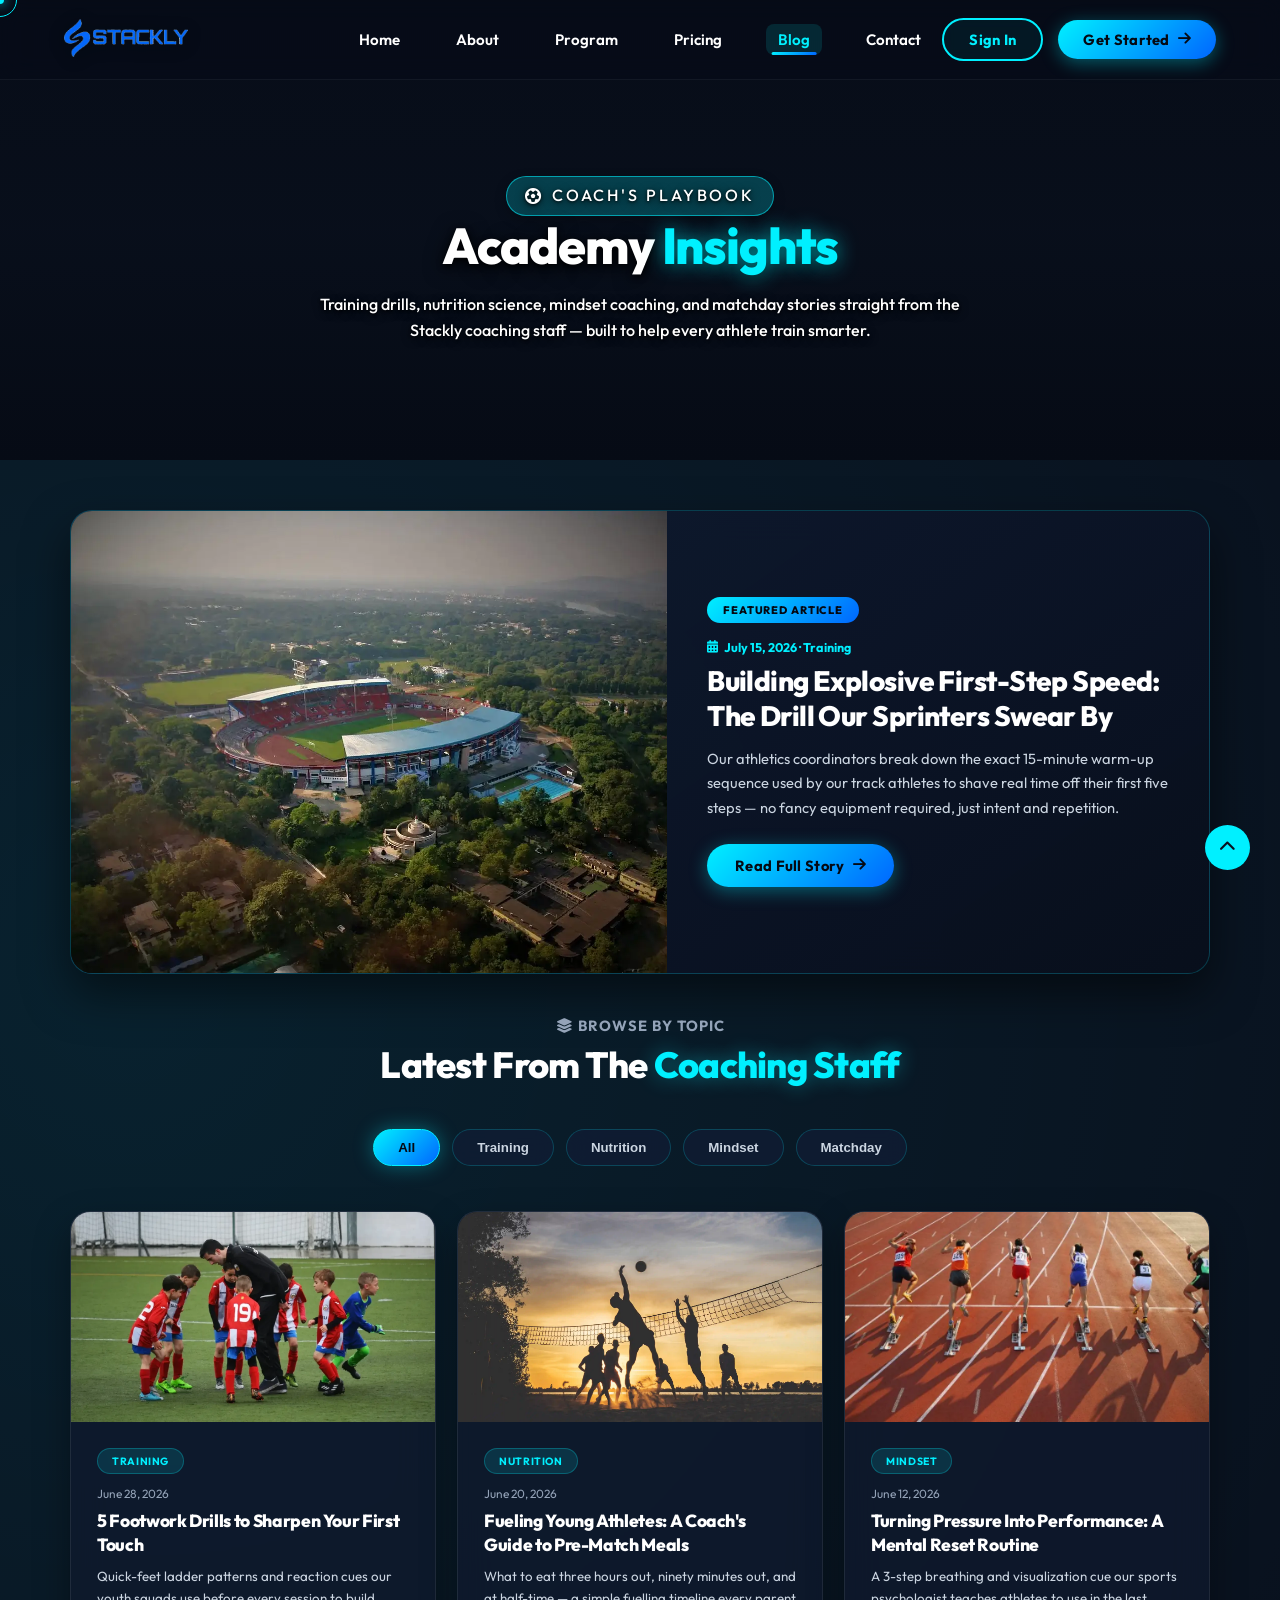
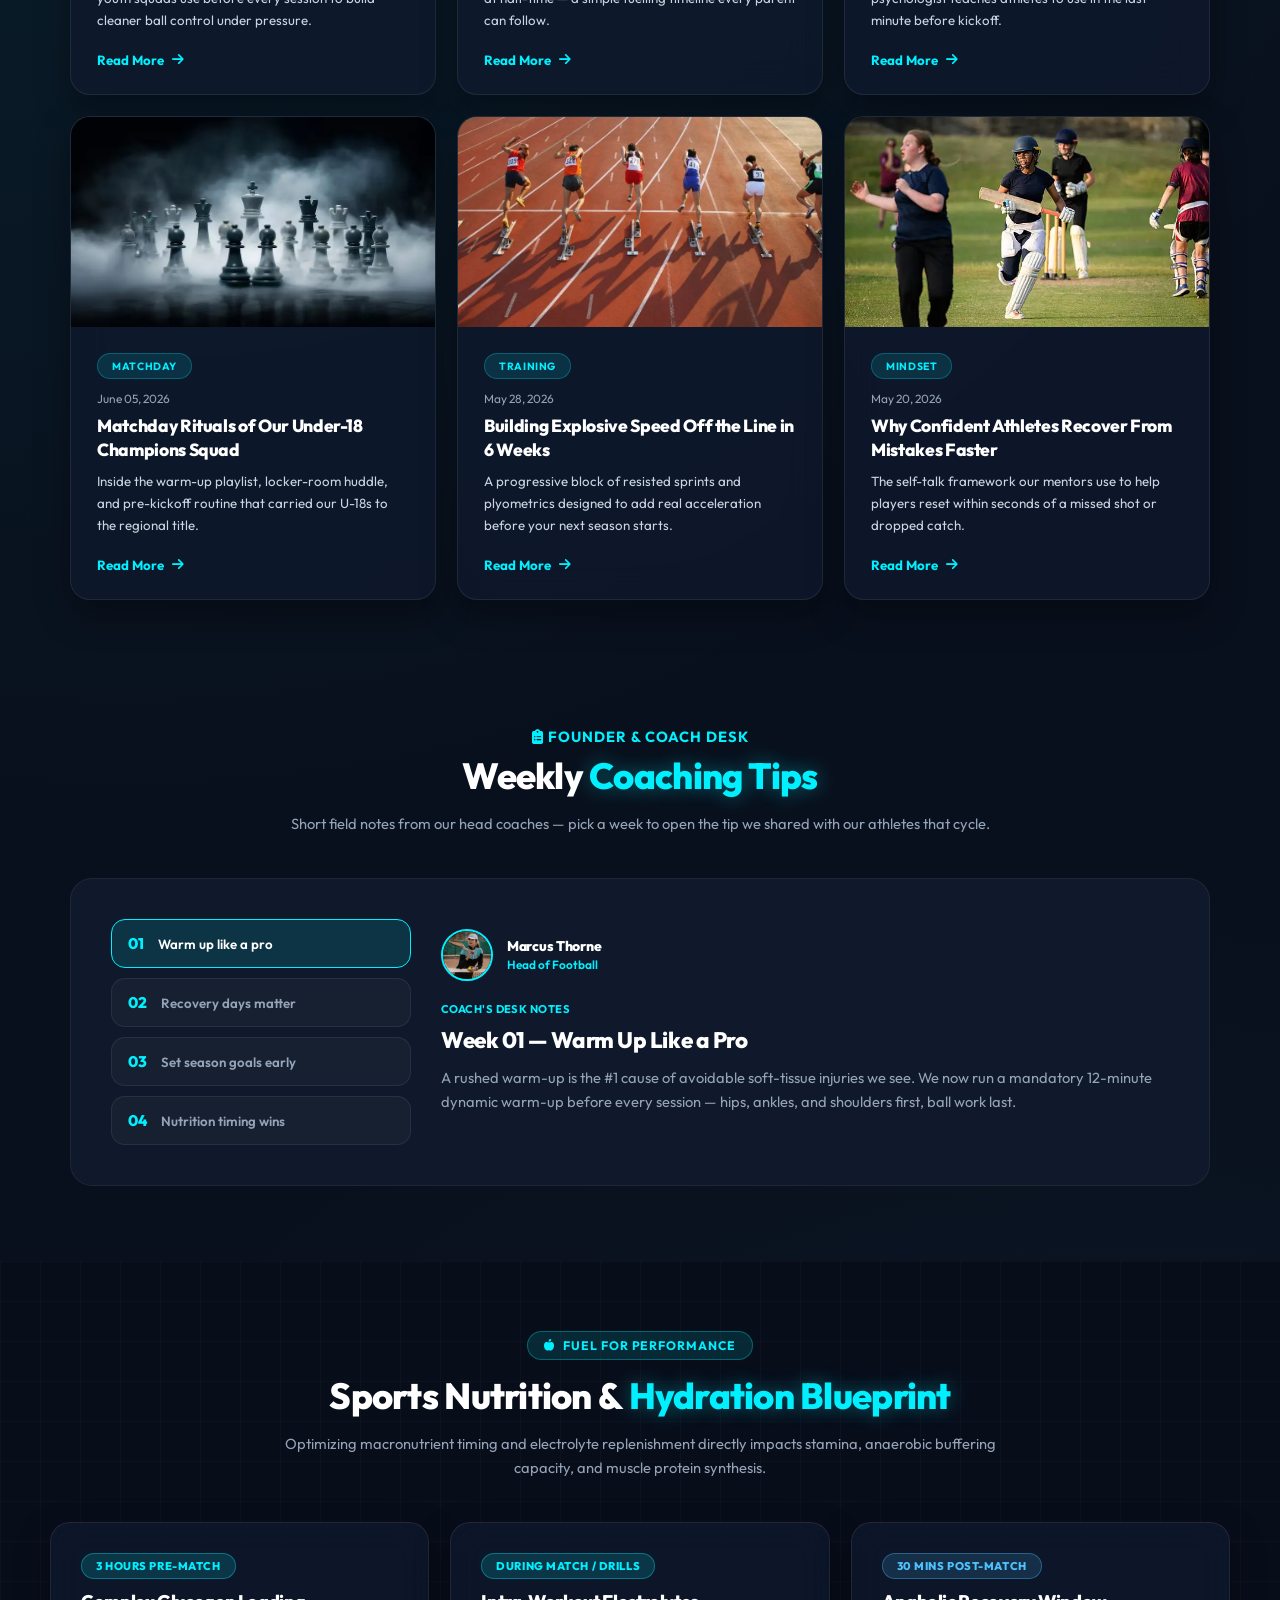
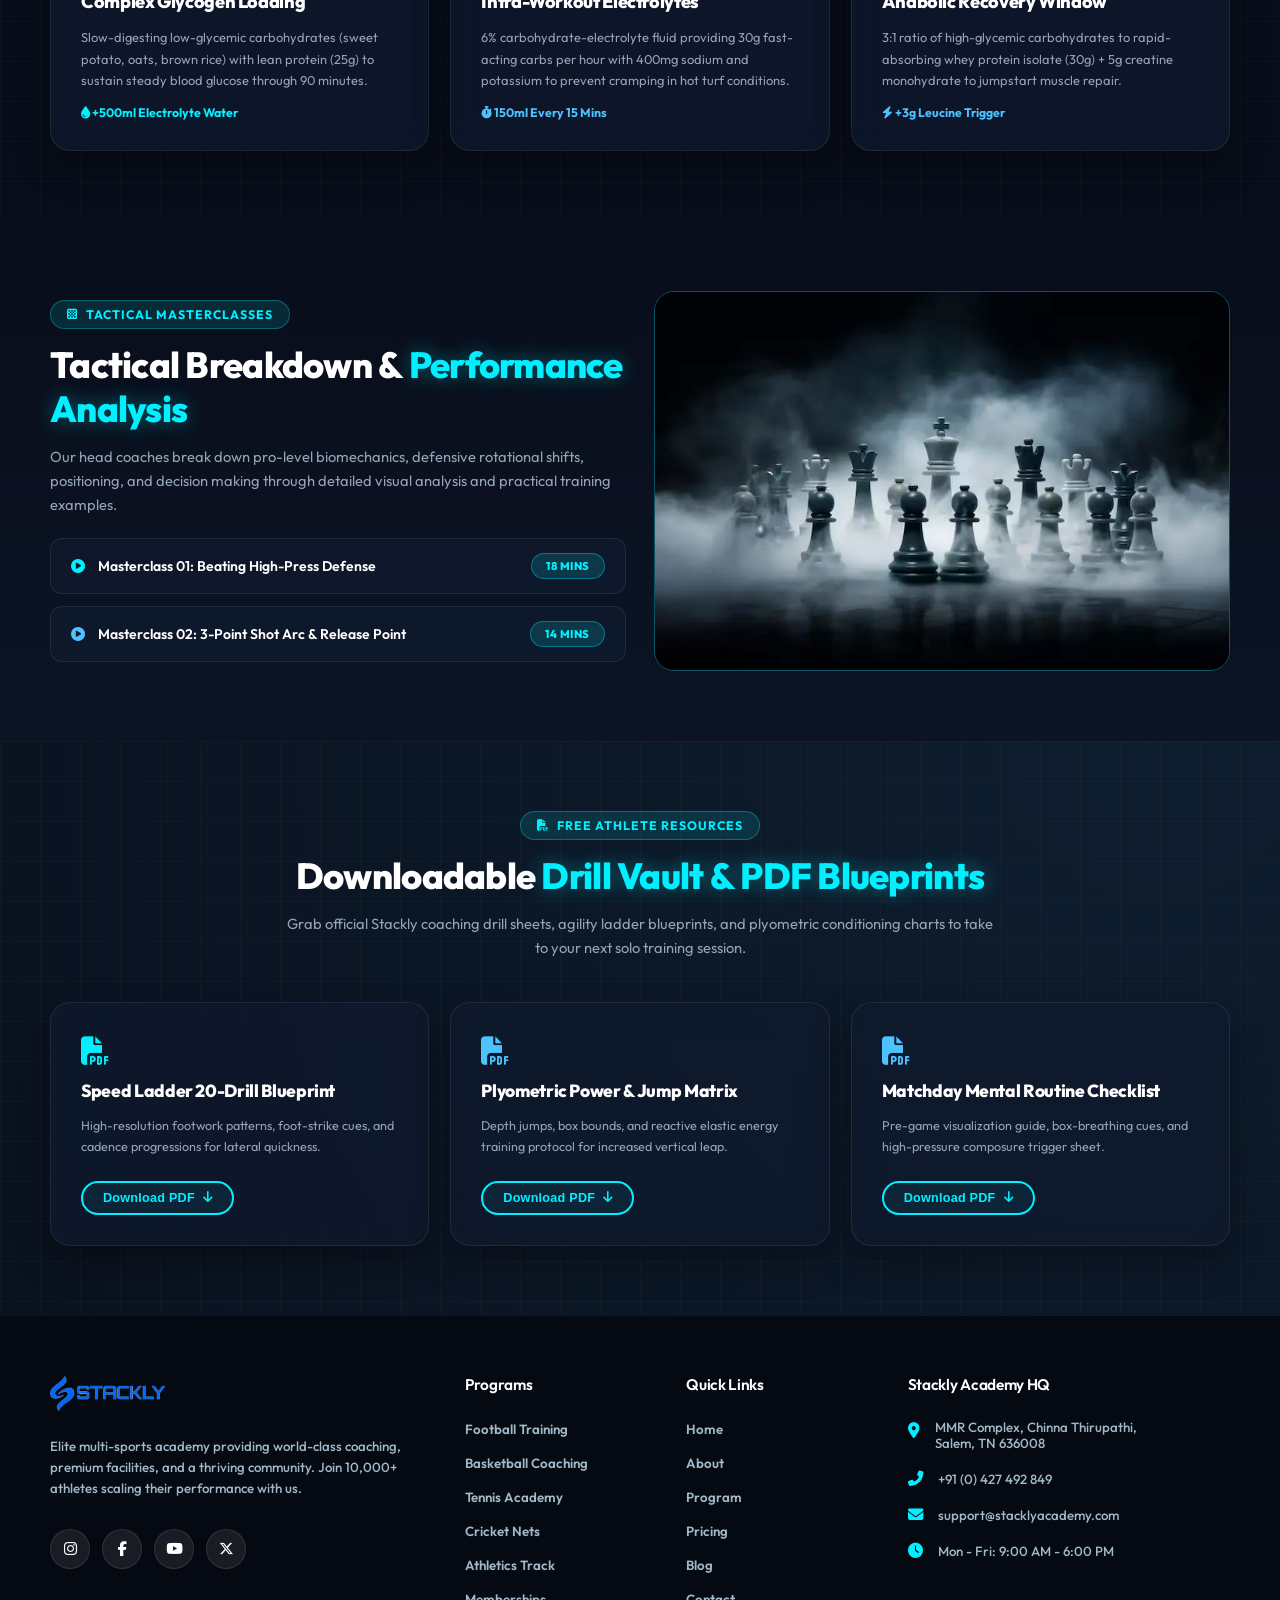
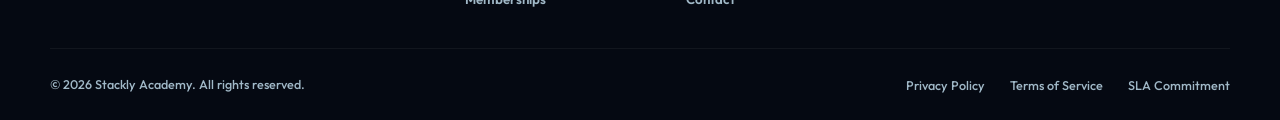
<file: blog.html>
<!DOCTYPE html>
<html lang="en">
<head>
    <meta charset="UTF-8">
    <meta name="viewport" content="width=device-width, initial-scale=1.0">
    <title>Academy Insights | Stackly Sports Academy</title>
    <link rel="icon" type="image/webp" href="assets/stacklylogo-transparent.webp">
    <link rel="stylesheet" href="style.css">
    <link rel="stylesheet" href="https://cdnjs.cloudflare.com/ajax/libs/font-awesome/6.5.1/css/all.min.css">
    <style>
        .featured-post {
            display: grid;
            grid-template-columns: 1.1fr 1fr;
            align-items: stretch;
            gap: 0;
            border-radius: 22px;
            overflow: hidden;
            background: linear-gradient(145deg, rgba(16, 28, 52, 0.95) 0%, rgba(8, 15, 28, 0.98) 100%);
            border: 1.5px solid rgba(0, 240, 255, 0.2);
            box-shadow: 0 20px 45px rgba(0, 0, 0, 0.5);
            backdrop-filter: blur(16px);
        }
        .featured-post .img-zoom { border-radius: 0; height: 100%; min-height: 380px; }
        .featured-post .img-zoom img { min-height: 380px; }
        .featured-post-copy {
            padding: 45px 40px;
            display: flex;
            flex-direction: column;
            justify-content: center;
            color: #ffffff;
        }
        .featured-badge {
            align-self: flex-start;
            background: linear-gradient(135deg, var(--accent) 0%, var(--accent-blue) 100%);
            color: #050912;
            font-weight: 800;
            font-size: 0.78rem;
            letter-spacing: 0.08em;
            text-transform: uppercase;
            padding: 6px 16px;
            border-radius: 30px;
            margin-bottom: 16px;
        }
        .featured-post-copy .blog-date {
            color: #00f0ff;
            font-weight: 700;
            font-size: 0.9rem;
            margin-bottom: 8px;
            display: inline-flex;
            align-items: center;
            gap: 6px;
        }
        .featured-post-copy h2 { color: #ffffff !important; font-size: 2rem; margin-bottom: 14px; line-height: 1.25; }
        .featured-post-copy p { color: #cbd5e1; margin-bottom: 24px; }
        .blog-filters { display: flex; flex-wrap: wrap; justify-content: center; gap: 12px; margin-bottom: 45px; }
        .blog-filter-btn {
            background: rgba(16, 28, 52, 0.75);
            border: 1.5px solid rgba(0, 240, 255, 0.2);
            color: #cbd5e1;
            padding: 10px 24px;
            border-radius: 30px;
            font-weight: 700;
            font-size: 0.95rem;
            cursor: pointer;
            transition: var(--transition);
            backdrop-filter: blur(10px);
        }
        .blog-filter-btn:hover {
            border-color: var(--accent);
            color: #ffffff;
            transform: translateY(-3px);
            background: rgba(0, 240, 255, 0.12);
            box-shadow: 0 0 15px rgba(0, 240, 255, 0.25);
        }
        .blog-filter-btn.active {
            background: linear-gradient(135deg, var(--accent) 0%, var(--accent-blue) 100%);
            border-color: var(--accent);
            color: #050912;
            box-shadow: 0 0 20px rgba(0, 240, 255, 0.35);
        }
        .blog-card { padding: 0; overflow: hidden; display: flex; flex-direction: column; }
        .blog-card .img-zoom { border-radius: 0; height: 210px; }
        .blog-card-body { padding: 26px; display: flex; flex-direction: column; flex: 1; }
        .blog-card-tag {
            align-self: flex-start;
            background: rgba(0, 240, 255, 0.12);
            border: 1px solid rgba(0, 240, 255, 0.25);
            color: #00f0ff;
            font-weight: 700;
            font-size: 0.75rem;
            letter-spacing: 0.06em;
            text-transform: uppercase;
            padding: 5px 14px;
            border-radius: 30px;
            margin-bottom: 12px;
        }
        .blog-card-body .blog-date { color: #94a3b8; font-size: 0.85rem; margin-bottom: 8px; display: block; }
        .blog-card-body h3 { color: #ffffff !important; font-size: 1.25rem; margin-bottom: 10px; line-height: 1.35; }
        .blog-card-body p { color: #cbd5e1; font-size: 0.95rem; margin-bottom: 20px; flex: 1; }
        .blog-read-more {
            display: inline-flex; align-items: center; gap: 8px;
            color: var(--accent); font-weight: 700; font-size: 0.95rem;
            transition: var(--transition);
        }
        .blog-read-more i { transition: transform 0.3s; color: var(--accent); }
        .blog-read-more:hover { color: #ffffff; }
        .blog-read-more:hover i { transform: translateX(4px); }
        .blog-card.is-hidden { display: none; }
        .coach-desk {
            display: grid;
            grid-template-columns: 300px 1fr;
            gap: 30px;
            background: var(--bg-card);
            border-radius: 22px;
            padding: 40px;
            border: 1px solid rgba(255,255,255,0.06);
        }
        .coach-desk__weeks { display: flex; flex-direction: column; gap: 10px; }
        .coach-desk__week {
            display: flex; align-items: center; gap: 14px;
            background: rgba(255,255,255,0.03); border: 1px solid rgba(255,255,255,0.08);
            border-radius: 14px; padding: 14px 16px; cursor: pointer; text-align: left;
            color: var(--text-muted); transition: var(--transition); font-family: inherit;
        }
        .coach-desk__week:hover { border-color: var(--accent); }
        .coach-desk__week.is-active { background: rgba(0, 240, 255, 0.12); border-color: var(--accent); color: #fff; }
        .coach-desk__week-num { font-weight: 800; font-size: 1.1rem; color: var(--accent); }
        .coach-desk__week-label { font-weight: 600; font-size: 0.95rem; }
        .coach-desk__panel { position: relative; padding: 10px 0; }
        .coach-desk__coach { display: flex; align-items: center; gap: 14px; margin-bottom: 18px; }
        .coach-desk__coach img { width: 52px; height: 52px; border-radius: 50%; object-fit: cover; border: 2px solid var(--accent); }
        .coach-desk__coach div h5 { margin: 0; color: #fff; font-size: 1rem; }
        .coach-desk__coach div span { color: var(--accent); font-size: 0.85rem; font-weight: 600; }
        .coach-desk__panel-meta { color: var(--accent); font-weight: 700; letter-spacing: 0.04em; text-transform: uppercase; font-size: 0.8rem; }
        .coach-desk__panel-title { color: #fff; font-size: 1.6rem; margin: 10px 0 12px; }
        .coach-desk__panel-body { color: var(--text-muted); margin-bottom: 0; }
        @media (max-width: 768px) {
            .featured-post { grid-template-columns: 1fr; }
            .coach-desk { grid-template-columns: 1fr; padding: 26px; }
        }
    </style>
</head>
<body>
<div class="page-wrapper">
    <nav class="navbar scrolled">
        <a href="index.html" class="nav-logo">
            <img src="assets/stacklylogo-transparent.webp" alt="Stackly Logo">
        </a>
        <div class="menu-toggle"><i class="fas fa-bars"></i></div>
        <div class="nav-links">
        <div class="mobile-menu-header">
            <img src="assets/stacklylogo-transparent.webp" alt="Stackly Logo">
            <button class="mobile-close-btn"><i class="fas fa-times"></i></button>
        </div>
            <a href="index.html">Home</a>
            <a href="about.html">About</a>
            <a href="program.html">Program</a>
            <a href="pricing.html">Pricing</a>
            <a href="blog.html">Blog</a>
            <a href="contact.html">Contact</a>
        <div class="mobile-auth-wrapper" data-auth-nav>
            <a href="signin.html" class="btn btn-outline">Sign In</a>
            <a href="signup.html" class="btn btn-primary">Get Started</a>
        </div>
        </div>
        <div class="nav-auth-buttons" data-auth-nav style="display: flex; gap: 15px; margin-left: auto; align-items: center;">
                <a href="signin.html" class="btn btn-outline" style="padding: 10px 25px; font-size: 1.05rem;">Sign In</a>
                <a href="signup.html" class="btn btn-primary" style="padding: 10px 25px; font-size: 1.05rem;">Get Started <i class="fas fa-arrow-right"></i></a>
            </div>
    </nav>
    <header class="page-hero">
        <video class="page-hero__video" src="video/video.mp4" autoplay loop muted playsinline></video>
        <div class="page-hero__overlay"></div>
        <div class="page-hero__inner anim-fade-up">
            <p class="page-hero__eyebrow"><i class="fas fa-futbol"></i> Coach's Playbook</p>
            <h1>Academy <span class="highlight">Insights</span></h1>
            <p>Training drills, nutrition science, mindset coaching, and matchday stories straight from the Stackly coaching staff — built to help every athlete train smarter.</p>
        </div>
    </header>
    <section class="container" style="padding-top: 50px; padding-bottom: 20px;">
        <div class="featured-post anim-zoom-in">
            <div class="img-zoom">
                <img src="assets/academycenter.webp" alt="Featured training session">
            </div>
            <div class="featured-post-copy">
                <span class="featured-badge">Featured Article</span>
                <span class="blog-date"><i class="fas fa-calendar-alt"></i> July 15, 2026 · Training</span>
                <h2>Building Explosive First-Step Speed: The Drill Our Sprinters Swear By</h2>
                <p>Our athletics coordinators break down the exact 15-minute warm-up sequence used by our track athletes to shave real time off their first five steps — no fancy equipment required, just intent and repetition.</p>
                <a href="404.html" class="btn btn-primary" style="align-self: flex-start;">Read Full Story <i class="fas fa-arrow-right"></i></a>
            </div>
        </div>
    </section>
    <section class="container" style="padding-top: 20px;">
        <div class="section-header section-header-center anim-fade-up">
            <p style="text-transform: uppercase; letter-spacing: 1px; font-weight: bold; margin-bottom: 5px;"><i class="fas fa-layer-group"></i> BROWSE BY TOPIC</p>
            <h2>Latest From The <span class="highlight">Coaching Staff</span></h2>
        </div>
        <div class="blog-filters anim-fade-up del-100">
            <button class="blog-filter-btn active" data-filter="all">All</button>
            <button class="blog-filter-btn" data-filter="training">Training</button>
            <button class="blog-filter-btn" data-filter="nutrition">Nutrition</button>
            <button class="blog-filter-btn" data-filter="mindset">Mindset</button>
            <button class="blog-filter-btn" data-filter="matchday">Matchday</button>
        </div>
        <div class="grid grid-3 gap-3" id="blogGrid">
            <article class="card-light blog-card hover-lift anim-fade-up del-100" data-category="training">
                <div class="img-zoom">
                    <img src="assets/academy.webp" alt="Footwork training drill">
                </div>
                <div class="blog-card-body">
                    <span class="blog-card-tag">Training</span>
                    <span class="blog-date">June 28, 2026</span>
                    <h3>5 Footwork Drills to Sharpen Your First Touch</h3>
                    <p>Quick-feet ladder patterns and reaction cues our youth squads use before every session to build cleaner ball control under pressure.</p>
                    <a href="404.html" class="blog-read-more">Read More <i class="fas fa-arrow-right"></i></a>
                </div>
            </article>
            <article class="card-light blog-card hover-lift anim-fade-up del-200" data-category="nutrition">
                <div class="img-zoom">
                    <img src="assets/volleyball.webp" alt="Pre-match meal plate">
                </div>
                <div class="blog-card-body">
                    <span class="blog-card-tag">Nutrition</span>
                    <span class="blog-date">June 20, 2026</span>
                    <h3>Fueling Young Athletes: A Coach's Guide to Pre-Match Meals</h3>
                    <p>What to eat three hours out, ninety minutes out, and at half-time — a simple fuelling timeline every parent can follow.</p>
                    <a href="404.html" class="blog-read-more">Read More <i class="fas fa-arrow-right"></i></a>
                </div>
            </article>
            <article class="card-light blog-card hover-lift anim-fade-up del-300" data-category="mindset">
                <div class="img-zoom">
                    <img src="assets/running-track-.webp" alt="Athlete focused before a match">
                </div>
                <div class="blog-card-body">
                    <span class="blog-card-tag">Mindset</span>
                    <span class="blog-date">June 12, 2026</span>
                    <h3>Turning Pressure Into Performance: A Mental Reset Routine</h3>
                    <p>A 3-step breathing and visualization cue our sports psychologist teaches athletes to use in the last minute before kickoff.</p>
                    <a href="404.html" class="blog-read-more">Read More <i class="fas fa-arrow-right"></i></a>
                </div>
            </article>
            <article class="card-light blog-card hover-lift anim-fade-up del-400" data-category="matchday">
                <div class="img-zoom">
                    <img src="assets/chess.webp" alt="Team celebrating on matchday">
                </div>
                <div class="blog-card-body">
                    <span class="blog-card-tag">Matchday</span>
                    <span class="blog-date">June 05, 2026</span>
                    <h3>Matchday Rituals of Our Under-18 Champions Squad</h3>
                    <p>Inside the warm-up playlist, locker-room huddle, and pre-kickoff routine that carried our U-18s to the regional title.</p>
                    <a href="404.html" class="blog-read-more">Read More <i class="fas fa-arrow-right"></i></a>
                </div>
            </article>
            <article class="card-light blog-card hover-lift anim-fade-up del-100" data-category="training">
                <div class="img-zoom">
                    <img src="assets/running-track-.webp" alt="Sprint training on the track">
                </div>
                <div class="blog-card-body">
                    <span class="blog-card-tag">Training</span>
                    <span class="blog-date">May 28, 2026</span>
                    <h3>Building Explosive Speed Off the Line in 6 Weeks</h3>
                    <p>A progressive block of resisted sprints and plyometrics designed to add real acceleration before your next season starts.</p>
                    <a href="404.html" class="blog-read-more">Read More <i class="fas fa-arrow-right"></i></a>
                </div>
            </article>
            <article class="card-light blog-card hover-lift anim-fade-up del-200" data-category="mindset">
                <div class="img-zoom">
                    <img src="assets/img1.webp" alt="Coach mentoring an athlete">
                </div>
                <div class="blog-card-body">
                    <span class="blog-card-tag">Mindset</span>
                    <span class="blog-date">May 20, 2026</span>
                    <h3>Why Confident Athletes Recover From Mistakes Faster</h3>
                    <p>The self-talk framework our mentors use to help players reset within seconds of a missed shot or dropped catch.</p>
                    <a href="404.html" class="blog-read-more">Read More <i class="fas fa-arrow-right"></i></a>
                </div>
            </article>
        </div>
        <p id="blogEmptyState" style="text-align: center; color: var(--text-muted); display: none; margin-top: 20px;">No articles in this category yet — check back soon.</p>
    </section>
    <section class="container" style="padding-top: 50px;">
        <div class="section-header section-header-center anim-fade-up">
            <p style="text-transform: uppercase; letter-spacing: 1px; font-weight: bold; color: var(--accent); margin-bottom: 5px;"><i class="fas fa-clipboard-list"></i> FOUNDER &amp; COACH DESK</p>
            <h2>Weekly <span class="highlight">Coaching Tips</span></h2>
            <p style="max-width: 700px; margin: 0 auto;">Short field notes from our head coaches — pick a week to open the tip we shared with our athletes that cycle.</p>
        </div>
        <div class="coach-desk anim-fade-up del-100" id="coachDesk">
            <div class="coach-desk__weeks" role="tablist">
                <button type="button" class="coach-desk__week is-active" role="tab" aria-selected="true" data-week="0"
                    data-title="Week 01 — Warm Up Like a Pro"
                    data-body="A rushed warm-up is the #1 cause of avoidable soft-tissue injuries we see. We now run a mandatory 12-minute dynamic warm-up before every session — hips, ankles, and shoulders first, ball work last."
                    data-tags="Injury Prevention,Warm-up,Fundamentals">
                    <span class="coach-desk__week-num">01</span>
                    <span class="coach-desk__week-label">Warm up like a pro</span>
                </button>
                <button type="button" class="coach-desk__week" role="tab" aria-selected="false" data-week="1"
                    data-title="Week 02 — Recovery Days Matter"
                    data-body="Talented athletes don't skip rest, they schedule it. We build one full recovery day into every weekly plan — light stretching, hydration, and 8+ hours of sleep outperform an extra training session every time."
                    data-tags="Recovery,Sleep,Longevity">
                    <span class="coach-desk__week-num">02</span>
                    <span class="coach-desk__week-label">Recovery days matter</span>
                </button>
                <button type="button" class="coach-desk__week" role="tab" aria-selected="false" data-week="2"
                    data-title="Week 03 — Set Season Goals Early"
                    data-body="Athletes who write down one skill goal and one team goal at the start of the season improve twice as fast. We use a simple one-page tracker reviewed with a coach every month."
                    data-tags="Goal Setting,Tracking,Motivation">
                    <span class="coach-desk__week-num">03</span>
                    <span class="coach-desk__week-label">Set season goals early</span>
                </button>
                <button type="button" class="coach-desk__week" role="tab" aria-selected="false" data-week="3"
                    data-title="Week 04 — Nutrition Timing Wins Matches"
                    data-body="It's not just what you eat, it's when. Carbs 2-3 hours pre-match, protein within 45 minutes post-match, and water every 20 minutes on hot matchdays — small habits that add up over a season."
                    data-tags="Nutrition,Timing,Hydration">
                    <span class="coach-desk__week-num">04</span>
                    <span class="coach-desk__week-label">Nutrition timing wins</span>
                </button>
            </div>
            <div class="coach-desk__panel" aria-live="polite">
                <div class="coach-desk__coach">
                    <img src="assets/coach female1-optimized.webp" alt="Coach Marcus Thorne">
                    <div>
                        <h5>Marcus Thorne</h5>
                        <span>Head of Football</span>
                    </div>
                </div>
                <span class="coach-desk__panel-meta">Coach's Desk Notes</span>
                <h3 class="coach-desk__panel-title" id="deskTitle">Week 01 — Warm Up Like a Pro</h3>
                <p class="coach-desk__panel-body" id="deskBody">A rushed warm-up is the #1 cause of avoidable soft-tissue injuries we see. We now run a mandatory 12-minute dynamic warm-up before every session — hips, ankles, and shoulders first, ball work last.</p>
            </div>
        </div>
    </section>
    <!-- NEW SECTION 1: Sports Nutrition & Hydration Blueprint Guide -->
    <section class="content-section athletic-bg-grid" style="background: #080d1a;">
        <div class="container">
            <div class="section-header section-header-center anim-fade-up">
                <span class="section-eyebrow"><i class="fas fa-apple-whole"></i> Fuel For Performance</span>
                <h2>Sports Nutrition & <span class="highlight">Hydration Blueprint</span></h2>
                <p style="max-width: 720px; margin: 0 auto;">Optimizing macronutrient timing and electrolyte replenishment directly impacts stamina, anaerobic buffering capacity, and muscle protein synthesis.</p>
            </div>

            <div class="grid grid-3 gap-3">
                <div class="sports-glass-card anim-slide-left del-100">
                    <span class="sports-badge sports-badge-volt" style="margin-bottom: 12px;">3 Hours Pre-Match</span>
                    <h3 style="color: #fff; font-size: 1.3rem;">Complex Glycogen Loading</h3>
                    <p style="color: var(--text-muted); font-size: 0.92rem;">Slow-digesting low-glycemic carbohydrates (sweet potato, oats, brown rice) with lean protein (25g) to sustain steady blood glucose through 90 minutes.</p>
                    <div style="color: var(--accent); font-size: 0.88rem; font-weight: 700;"><i class="fas fa-droplet"></i> +500ml Electrolyte Water</div>
                </div>

                <div class="sports-glass-card cyan-glow anim-fade-up del-200">
                    <span class="sports-badge sports-badge-cyan" style="margin-bottom: 12px;">During Match / Drills</span>
                    <h3 style="color: #fff; font-size: 1.3rem;">Intra-Workout Electrolytes</h3>
                    <p style="color: var(--text-muted); font-size: 0.92rem;">6% carbohydrate-electrolyte fluid providing 30g fast-acting carbs per hour with 400mg sodium and potassium to prevent cramping in hot turf conditions.</p>
                    <div style="color: var(--accent-secondary); font-size: 0.88rem; font-weight: 700;"><i class="fas fa-stopwatch"></i> 150ml Every 15 Mins</div>
                </div>

                <div class="sports-glass-card anim-slide-right del-300">
                    <span class="sports-badge sports-badge-pulse" style="margin-bottom: 12px;">30 Mins Post-Match</span>
                    <h3 style="color: #fff; font-size: 1.3rem;">Anabolic Recovery Window</h3>
                    <p style="color: var(--text-muted); font-size: 0.92rem;">3:1 ratio of high-glycemic carbohydrates to rapid-absorbing whey protein isolate (30g) + 5g creatine monohydrate to jumpstart muscle repair.</p>
                    <div style="color: var(--accent-crimson); font-size: 0.88rem; font-weight: 700;"><i class="fas fa-bolt"></i> +3g Leucine Trigger</div>
                </div>
            </div>
        </div>
    </section>

   <!-- NEW SECTION 2: Tactical Analysis & Training Breakdown -->
<section class="content-section"
    style="background: linear-gradient(180deg, #080d1a 0%, #0c1424 100%);">

    <div class="container">

        <div class="grid grid-2 gap-4 align-center">

            <!-- LEFT CONTENT -->
            <div class="anim-slide-left">

                <span class="section-eyebrow">
                    <i class="fas fa-chess-board"></i>
                    Tactical Masterclasses
                </span>

                <h2>
                    Tactical Breakdown &
                    <span class="highlight-cyan">Performance Analysis</span>
                </h2>

                <p>
                    Our head coaches break down pro-level biomechanics,
                    defensive rotational shifts, positioning, and decision
                    making through detailed visual analysis and practical
                    training examples.
                </p>

                <div style="margin-top: 20px; display: flex; flex-direction: column; gap: 12px;">

                    <!-- Masterclass 01 -->
                    <div style="
                        background: rgba(18,29,51,0.6);
                        padding: 14px 20px;
                        border-radius: 12px;
                        border: 1px solid rgba(255,255,255,0.08);
                        display: flex;
                        align-items: center;
                        justify-content: space-between;
                    ">

                        <span style="color: #fff; font-weight: 600;">
                            <i class="fas fa-circle-play"
                               style="color: var(--accent); margin-right: 10px;">
                            </i>
                            Masterclass 01: Beating High-Press Defense
                        </span>

                        <span class="sports-badge sports-badge-volt">
                            18 Mins
                        </span>

                    </div>


                    <!-- Masterclass 02 -->
                    <div style="
                        background: rgba(18,29,51,0.6);
                        padding: 14px 20px;
                        border-radius: 12px;
                        border: 1px solid rgba(255,255,255,0.08);
                        display: flex;
                        align-items: center;
                        justify-content: space-between;
                    ">

                        <span style="color: #fff; font-weight: 600;">
                            <i class="fas fa-circle-play"
                               style="color: var(--accent-secondary); margin-right: 10px;">
                            </i>
                            Masterclass 02: 3-Point Shot Arc & Release Point
                        </span>

                        <span class="sports-badge sports-badge-cyan">
                            14 Mins
                        </span>

                    </div>

                </div>

            </div>


            <!-- RIGHT IMAGE -->
            <div class="img-zoom hover-glow anim-slide-right"
                style="
                    height: 380px;
                    border-radius: 20px;
                    overflow: hidden;
                    position: relative;
                    border: 1px solid rgba(0,240,255,0.3);
                ">

                <img
                    src="assets/chess.webp"
                    alt="Sports Tactical Analysis"
                    style="
                        width: 100%;
                        height: 100%;
                        object-fit: cover;
                        display: block;
                    ">

            </div>

        </div>

    </div>

</section>

   <!-- NEW SECTION 3: Downloadable Athletic Drill Vault & PDF Sheets -->
<section class="content-section athletic-bg-grid">
    <div class="container">

        <div class="section-header section-header-center anim-fade-up">
            <span class="section-eyebrow">
                <i class="fas fa-file-pdf"></i> Free Athlete Resources
            </span>

            <h2>
                Downloadable
                <span class="highlight">Drill Vault & PDF Blueprints</span>
            </h2>

            <p style="max-width: 720px; margin: 0 auto;">
                Grab official Stackly coaching drill sheets, agility ladder
                blueprints, and plyometric conditioning charts to take to
                your next solo training session.
            </p>
        </div>

        <div class="grid grid-3 gap-3">

            <!-- Speed Ladder -->
            <div class="sports-glass-card anim-slide-left del-100">

                <div style="font-size: 2rem; color: var(--accent); margin-bottom: 12px;">
                    <i class="fas fa-file-pdf"></i>
                </div>

                <h3 style="color: #fff; font-size: 1.25rem;">
                    Speed Ladder 20-Drill Blueprint
                </h3>

                <p style="color: var(--text-muted); font-size: 0.9rem;">
                    High-resolution footwork patterns, foot-strike cues,
                    and cadence progressions for lateral quickness.
                </p>

                <button
                    type="button"
                    class="btn btn-outline download-pdf-btn"
                    style="padding: 8px 20px; font-size: 0.9rem; margin-top: 10px;">
                    Download PDF
                    <i class="fas fa-arrow-down"></i>
                </button>

            </div>


            <!-- Plyometric -->
            <div class="sports-glass-card cyan-glow anim-fade-up del-200">

                <div style="font-size: 2rem; color: var(--accent-secondary); margin-bottom: 12px;">
                    <i class="fas fa-file-pdf"></i>
                </div>

                <h3 style="color: #fff; font-size: 1.25rem;">
                    Plyometric Power & Jump Matrix
                </h3>

                <p style="color: var(--text-muted); font-size: 0.9rem;">
                    Depth jumps, box bounds, and reactive elastic energy
                    training protocol for increased vertical leap.
                </p>

                <button
                    type="button"
                    class="btn btn-outline download-pdf-btn"
                    style="padding: 8px 20px; font-size: 0.9rem; margin-top: 10px;">
                    Download PDF
                    <i class="fas fa-arrow-down"></i>
                </button>

            </div>


            <!-- Matchday Mental Routine -->
            <div class="sports-glass-card anim-slide-right del-300">

                <div style="font-size: 2rem; color: var(--accent-crimson); margin-bottom: 12px;">
                    <i class="fas fa-file-pdf"></i>
                </div>

                <h3 style="color: #fff; font-size: 1.25rem;">
                    Matchday Mental Routine Checklist
                </h3>

                <p style="color: var(--text-muted); font-size: 0.9rem;">
                    Pre-game visualization guide, box-breathing cues,
                    and high-pressure composure trigger sheet.
                </p>

                <button
                    type="button"
                    class="btn btn-outline download-pdf-btn"
                    style="padding: 8px 20px; font-size: 0.9rem; margin-top: 10px;">
                    Download PDF
                    <i class="fas fa-arrow-down"></i>
                </button>

            </div>

        </div>
    </div>
</section>


<script>
document.querySelectorAll('.download-pdf-btn').forEach(function(button) {

    button.addEventListener('click', function() {
        window.location.href = '404.html';
    });

});
</script>

    <footer>
    <div class="container" style="position: relative; z-index: 2;">
        <div class="grid grid-4 gap-4" style="padding-top: 60px; padding-bottom: 40px;">
            <div class="anim-slide-right del-100" style="display: flex; flex-direction: column;">
                <img src="assets/stacklylogo-transparent.webp" alt="Stackly" style="height: 35px; width: auto; margin-bottom: 25px; align-self: flex-start; object-fit: contain;">
                <p style="font-size: 0.95rem; line-height: 1.6; color: #a0b8c7; margin-bottom: 30px; font-weight: 500;">Elite multi-sports academy providing world-class coaching, premium facilities, and a thriving community. Join 10,000+ athletes scaling their performance with us.</p>
                <div class="footer-social">
                    <a href="404.html" aria-label="Instagram"><i class="fa-brands fa-instagram"></i></a>
                    <a href="404.html" aria-label="Facebook"><i class="fa-brands fa-facebook-f"></i></a>
                    <a href="404.html" aria-label="YouTube"><i class="fa-brands fa-youtube"></i></a>
                    <a href="404.html" aria-label="X Twitter"><i class="fa-brands fa-x-twitter"></i></a>
                </div>
            </div>
            <div class="anim-slide-right del-200">
                <h4 style="color: #fff; margin-bottom: 25px; font-size: 1.1rem; font-weight: 600;">Programs</h4>
                <ul style="list-style: none; padding: 0; margin: 0; display: flex; flex-direction: column; gap: 15px;">
                    <li><a href="404.html" style="color: #a0b8c7; font-weight: 600; font-size: 0.95rem; text-decoration: none; transition: color 0.3s;">Football Training</a></li>
                    <li><a href="404.html" style="color: #a0b8c7; font-weight: 600; font-size: 0.95rem; text-decoration: none; transition: color 0.3s;">Basketball Coaching</a></li>
                    <li><a href="404.html" style="color: #a0b8c7; font-weight: 600; font-size: 0.95rem; text-decoration: none; transition: color 0.3s;">Tennis Academy</a></li>
                    <li><a href="404.html" style="color: #a0b8c7; font-weight: 600; font-size: 0.95rem; text-decoration: none; transition: color 0.3s;">Cricket Nets</a></li>
                    <li><a href="404.html" style="color: #a0b8c7; font-weight: 600; font-size: 0.95rem; text-decoration: none; transition: color 0.3s;">Athletics Track</a></li>
                    <li><a href="404.html" style="color: #a0b8c7; font-weight: 600; font-size: 0.95rem; text-decoration: none; transition: color 0.3s;">Memberships</a></li>
                </ul>
            </div>
            <div class="anim-slide-right del-300">
                <h4 style="color: #fff; margin-bottom: 25px; font-size: 1.1rem; font-weight: 600;">Quick Links</h4>
                <ul style="list-style: none; padding: 0; margin: 0; display: flex; flex-direction: column; gap: 15px;">
                    <li><a href="index.html" style="color: #a0b8c7; font-weight: 600; font-size: 0.95rem; text-decoration: none; transition: color 0.3s;">Home</a></li>
                    <li><a href="about.html" style="color: #a0b8c7; font-weight: 600; font-size: 0.95rem; text-decoration: none; transition: color 0.3s;">About</a></li>
                    <li><a href="program.html" style="color: #a0b8c7; font-weight: 600; font-size: 0.95rem; text-decoration: none; transition: color 0.3s;">Program</a></li>
                    <li><a href="pricing.html" style="color: #a0b8c7; font-weight: 600; font-size: 0.95rem; text-decoration: none; transition: color 0.3s;">Pricing</a></li>
                    <li><a href="blog.html" style="color: #a0b8c7; font-weight: 600; font-size: 0.95rem; text-decoration: none; transition: color 0.3s;">Blog</a></li>
                    <li><a href="contact.html" style="color: #a0b8c7; font-weight: 600; font-size: 0.95rem; text-decoration: none; transition: color 0.3s;">Contact</a></li>
                </ul>
            </div>
            <div class="anim-slide-right del-400">
                <h4 style="color: #fff; margin-bottom: 25px; font-size: 1.1rem; font-weight: 600;">Stackly Academy HQ</h4>
                <ul style="list-style: none; padding: 0; margin: 0; display: flex; flex-direction: column; gap: 20px;">
                    <li style="display: flex; gap: 15px; align-items: flex-start; color: #a0b8c7; font-size: 0.95rem; font-weight: 500;">
                        <i class="fas fa-map-marker-alt" style="color: var(--accent); margin-top: 4px; font-size: 1.1rem;"></i>
                        <span>MMR Complex, Chinna Thirupathi,<br>Salem, TN 636008</span>
                    </li>
                    <li style="display: flex; gap: 15px; align-items: center; color: #a0b8c7; font-size: 0.95rem; font-weight: 500;">
                        <i class="fas fa-phone-alt" style="color: var(--accent); font-size: 1.1rem;"></i>
                        <span>+91 (0) 427 492 849</span>
                    </li>
                    <li style="display: flex; gap: 15px; align-items: center; color: #a0b8c7; font-size: 0.95rem; font-weight: 500;">
                        <i class="fas fa-envelope" style="color: var(--accent); font-size: 1.1rem;"></i>
                        <span>support@stacklyacademy.com</span>
                    </li>
                    <li style="display: flex; gap: 15px; align-items: center; color: #a0b8c7; font-size: 0.95rem; font-weight: 500;">
                        <i class="fas fa-clock" style="color: var(--accent); font-size: 1.1rem;"></i>
                        <span>Mon - Fri: 9:00 AM - 6:00 PM</span>
                    </li>
                </ul>
            </div>
        </div>
        <div style="border-top: 1px solid rgba(255,255,255,0.05); padding: 25px 0; display: flex; justify-content: space-between; align-items: center; flex-wrap: wrap; gap: 20px; position: relative;">
            <p style="color: #a0b8c7; font-size: 0.9rem; margin: 0; font-weight: 500;">&copy; 2026 Stackly Academy. All rights reserved.</p>
            <div style="display: flex; gap: 25px;">
                <a href="404.html" style="color: #a0b8c7; text-decoration: none; font-size: 0.9rem; font-weight: 500; transition: color 0.3s;">Privacy Policy</a>
                <a href="404.html" style="color: #a0b8c7; text-decoration: none; font-size: 0.9rem; font-weight: 500; transition: color 0.3s;">Terms of Service</a>
                <a href="404.html" style="color: #a0b8c7; text-decoration: none; font-size: 0.9rem; font-weight: 500; transition: color 0.3s;">SLA Commitment</a>
            </div>
            <a href="#" style="position: fixed; bottom: 30px; right: 30px; z-index: 9999; background-color: var(--accent); color: var(--bg-dark); width: 45px; height: 45px; border-radius: 50%; display: flex; align-items: center; justify-content: center; text-decoration: none; font-size: 1.2rem; transition: transform 0.3s;">
                <i class="fas fa-chevron-up"></i>
            </a>
        </div>
    </div>
</footer>
    <div id="blogVideoModal" style="position: fixed; inset: 0; background: rgba(1, 8, 14, 0.86); display: none; align-items: center; justify-content: center; z-index: 99999; padding: 20px;">
        <div style="position: relative; width: min(900px, 100%); background: #000; border-radius: 16px; overflow: hidden; box-shadow: 0 20px 60px rgba(0,0,0,0.45);">
            <button type="button" id="closeBlogVideo" aria-label="Close video" style="position: absolute; top: 12px; right: 12px; z-index: 2; width: 38px; height: 38px; border-radius: 50%; border: none; background: rgba(255,255,255,0.14); color: #fff; font-size: 1.2rem; cursor: pointer;">×</button>
            <video id="blogVideoPlayer" controls style="display: block; width: 100%; max-height: 80vh; background: #000;"></video>
        </div>
    </div>
    <script src="script.js"></script>
    <script>
    document.addEventListener('DOMContentLoaded', function () {
        var videoTrigger = document.querySelector('[data-blog-video]');
        var blogVideoModal = document.getElementById('blogVideoModal');
        var blogVideoPlayer = document.getElementById('blogVideoPlayer');
        var closeBlogVideo = document.getElementById('closeBlogVideo');
        if (videoTrigger && blogVideoModal && blogVideoPlayer) {
            videoTrigger.addEventListener('click', function () {
                blogVideoPlayer.src = videoTrigger.getAttribute('data-blog-video');
                blogVideoPlayer.load();
                blogVideoModal.style.display = 'flex';
                blogVideoPlayer.play().catch(function () {});
            });
            closeBlogVideo.addEventListener('click', function () {
                blogVideoModal.style.display = 'none';
                blogVideoPlayer.pause();
                blogVideoPlayer.currentTime = 0;
            });
            blogVideoModal.addEventListener('click', function (e) {
                if (e.target === blogVideoModal) {
                    blogVideoModal.style.display = 'none';
                    blogVideoPlayer.pause();
                    blogVideoPlayer.currentTime = 0;
                }
            });
        }
        var filterBtns = document.querySelectorAll('.blog-filter-btn');
        var cards = document.querySelectorAll('.blog-card[data-category]');
        var emptyState = document.getElementById('blogEmptyState');
        filterBtns.forEach(function (btn) {
            btn.addEventListener('click', function () {
                filterBtns.forEach(function (b) { b.classList.remove('active'); });
                btn.classList.add('active');
                var filter = btn.getAttribute('data-filter');
                var visibleCount = 0;
                cards.forEach(function (card) {
                    var show = (filter === 'all' || card.getAttribute('data-category') === filter);
                    card.classList.toggle('is-hidden', !show);
                    if (show) visibleCount++;
                });
                if (emptyState) emptyState.style.display = visibleCount === 0 ? 'block' : 'none';
            });
        });
        var desk = document.getElementById('coachDesk');
        if (desk) {
            var weeks = desk.querySelectorAll('.coach-desk__week');
            var panel = desk.querySelector('.coach-desk__panel');
            var title = document.getElementById('deskTitle');
            var body = document.getElementById('deskBody');
            weeks.forEach(function (btn) {
                btn.addEventListener('click', function () {
                    weeks.forEach(function (w) {
                        w.classList.toggle('is-active', w === btn);
                        w.setAttribute('aria-selected', w === btn ? 'true' : 'false');
                    });
                    if (title) title.textContent = btn.getAttribute('data-title') || '';
                    if (body) body.textContent = btn.getAttribute('data-body') || '';
                    if (panel) {
                        panel.style.opacity = 0;
                        setTimeout(function () { panel.style.opacity = 1; }, 120);
                    }
                });
            });
        }
    });
    </script>
    </div>
</body>
</html>
</file>
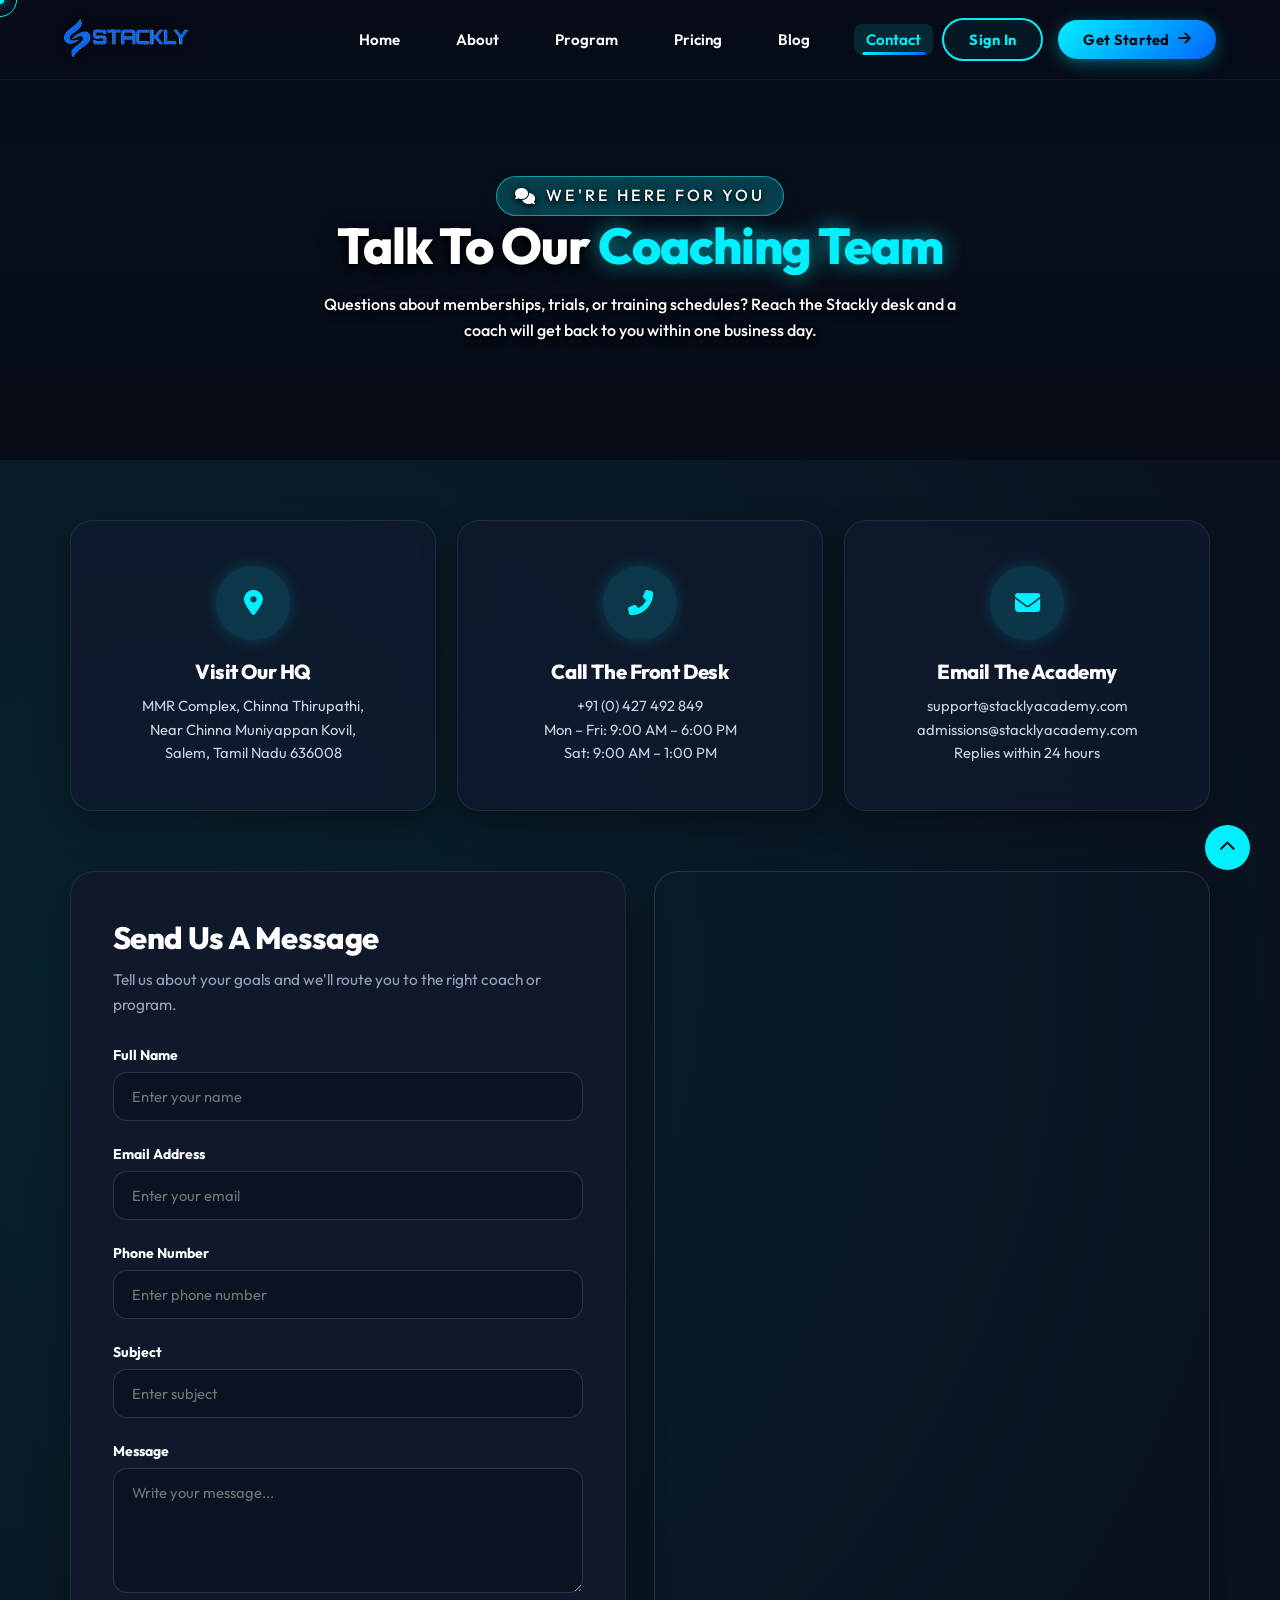
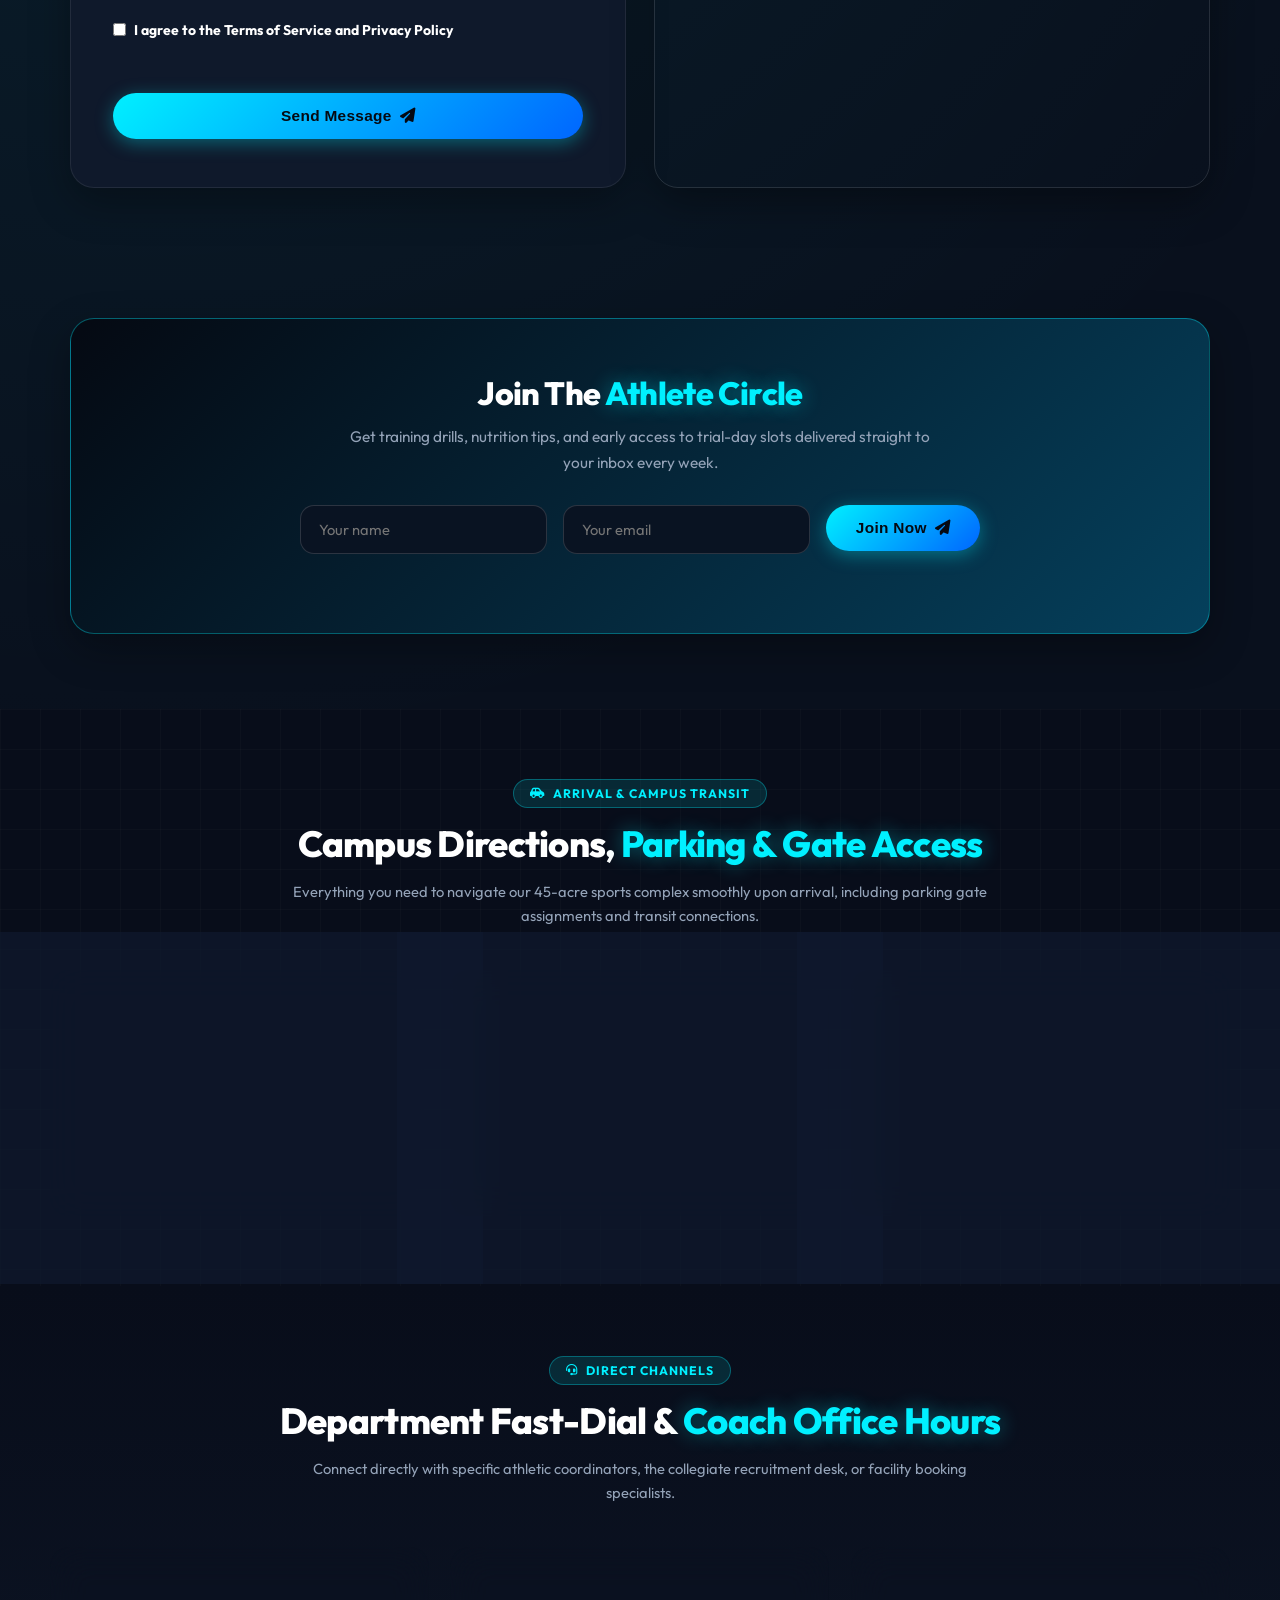
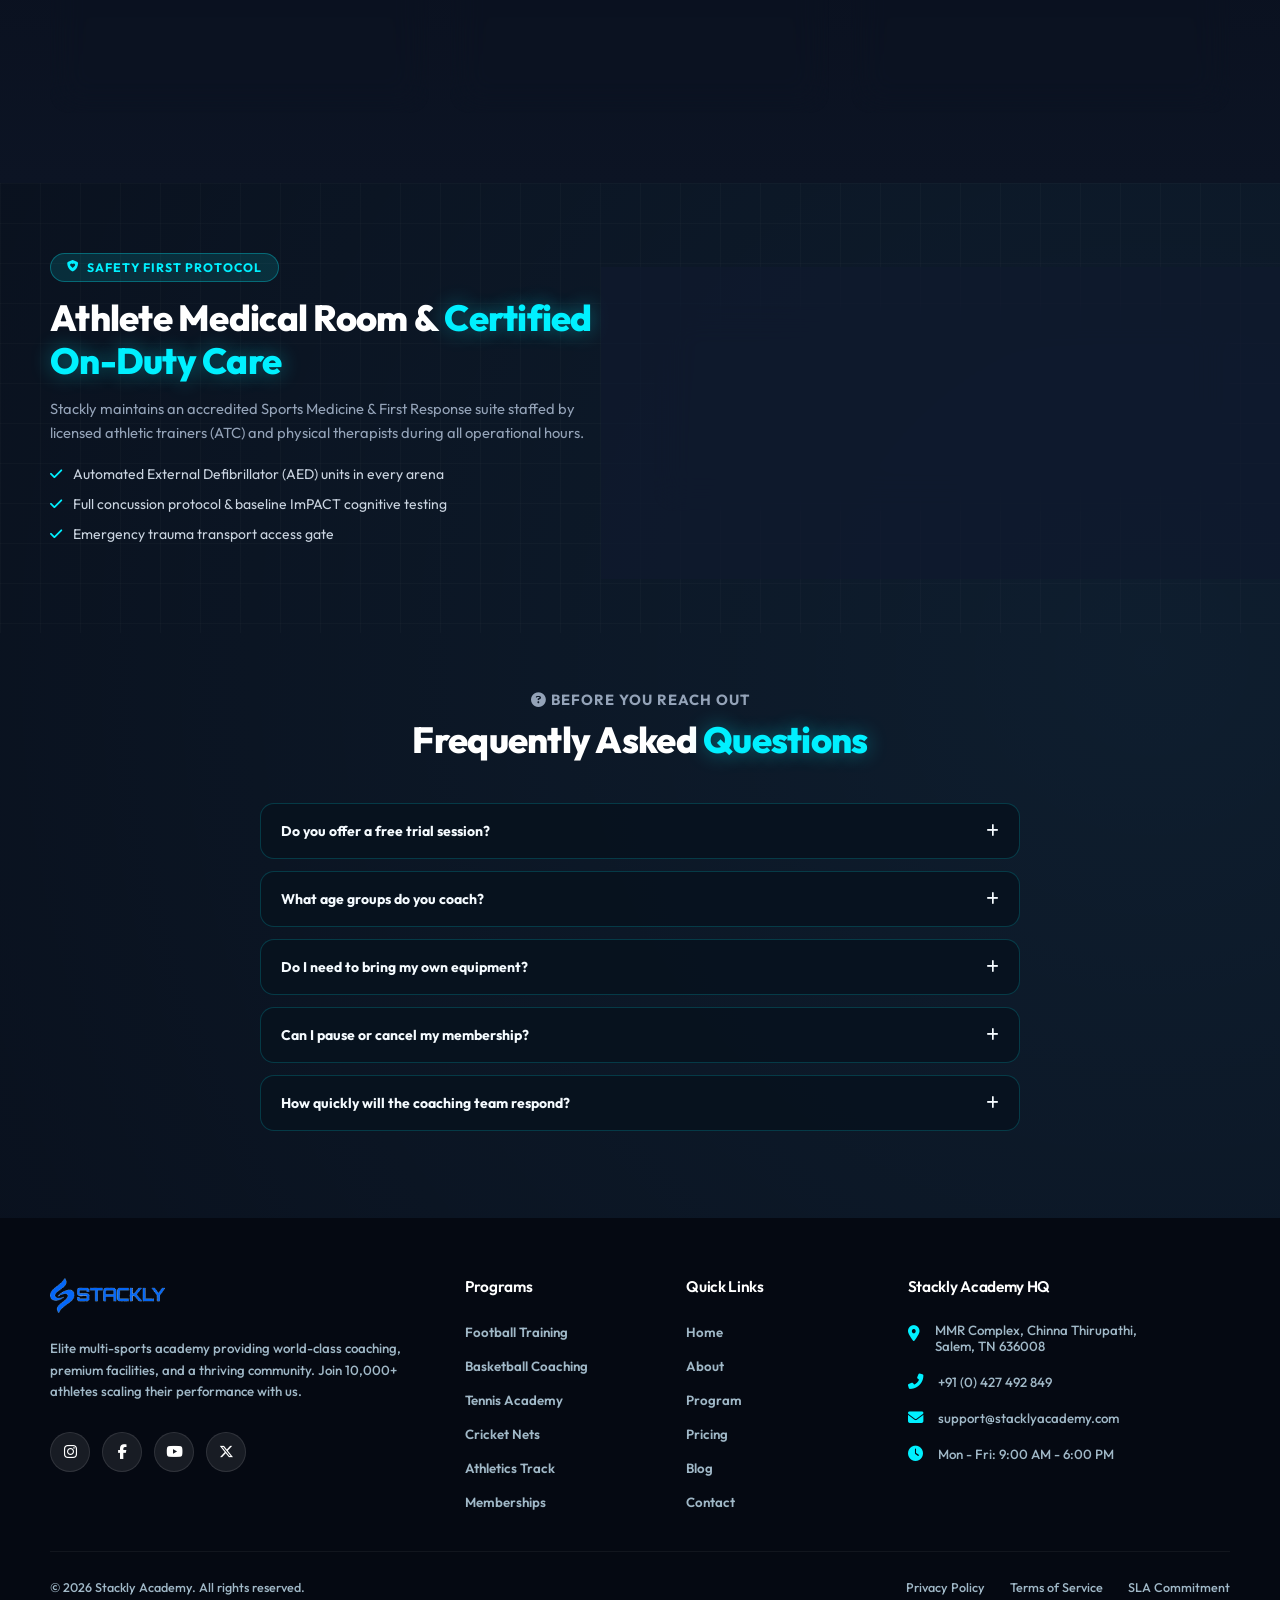
<file: contact.html>
<!DOCTYPE html>
<html lang="en">
<head>
    <meta charset="UTF-8">
    <meta name="viewport" content="width=device-width, initial-scale=1.0">
    <title>Contact Us | Stackly Sports Academy</title>
    <link rel="icon" type="image/webp" href="assets/stacklylogo-transparent.webp">
    <link rel="stylesheet" href="style.css">
    <link rel="stylesheet" href="https://cdnjs.cloudflare.com/ajax/libs/font-awesome/6.5.1/css/all.min.css">
    <style>
        .contact-tile {
            text-align: center;
            padding: 45px 32px;
            border-radius: 22px;
            min-height: 230px;
            display: flex;
            flex-direction: column;
            align-items: center;
            justify-content: center;
        }
        .contact-tile i.tile-icon {
            width: 74px;
            height: 74px;
            border-radius: 50%;
            background: rgba(0, 240, 255, 0.14);
            color: var(--accent);
            display: flex;
            align-items: center;
            justify-content: center;
            font-size: 1.8rem;
            margin: 0 auto 20px;
            box-shadow: 0 0 15px rgba(0, 240, 255, 0.2);
        }
        .contact-tile h3 {
            color: #ffffff;
            margin-bottom: 10px;
            font-size: 1.45rem;
            font-weight: 800;
        }
        .contact-tile p {
            color: #5a6d7a;
            margin-bottom: 0;
            font-size: 1.05rem;
            line-height: 1.6;
        }
        .contact-panel {
            background: var(--bg-card);
            border-radius: 24px;
            padding: 48px 42px;
            border: 1px solid rgba(255,255,255,0.08);
            display: flex;
            flex-direction: column;
            justify-content: space-between;
            min-height: 520px;
            box-shadow: 0 15px 40px rgba(0,0,0,0.3);
        }
        .contact-panel h2 {
            font-size: 2.2rem;
            margin-bottom: 10px;
            font-weight: 800;
        }
        .contact-panel > div > p {
            font-size: 1.1rem;
            color: var(--text-muted);
            margin-bottom: 28px;
        }
        .form-row-2 { display: grid; grid-template-columns: 1fr 1fr; gap: 20px; }
        .form-group {
            margin-bottom: 0;
            position: relative;
            padding-bottom: 24px; 
        }
        .form-group label {
            display: block;
            margin-bottom: 8px;
            font-weight: 700;
            font-size: 1rem;
            color: #fff;
        }
        .form-group input,
        .form-group textarea {
            width: 100%;
            padding: 14px 18px;
            border-radius: 14px;
            background: rgba(255, 255, 255, 0.05);
            border: 1px solid rgba(255, 255, 255, 0.14);
            color: #fff;
            font-family: inherit;
            font-size: 1.05rem;
            transition: border-color 0.25s, background 0.25s;
        }
        .form-group input:focus,
        .form-group textarea:focus {
            outline: none;
            border-color: var(--accent);
            background: rgba(255, 255, 255, 0.08);
        }
        .form-group .form-error {
            position: absolute;
            bottom: 2px;
            left: 0;
            font-size: 0.82rem;
            color: #ff6a6a;
            display: none;
            white-space: nowrap;
            font-weight: 600;
        }
        .form-group.has-error .form-error {
            display: block;
        }
        .form-group.has-error input,
        .form-group.has-error textarea {
            border-color: #ff6a6a;
        }
        .join-crew {
            background: linear-gradient(135deg, var(--bg-darker) 0%, #05405c 100%);
            border: 1.5px solid rgba(0, 240, 255, 0.35);
            border-radius: 24px;
            padding: 55px 45px;
            text-align: center;
            box-shadow: 0 15px 40px rgba(0,0,0,0.3);
        }
        .join-crew h2 { font-size: 2.3rem; margin-bottom: 12px; font-weight: 800; }
        .join-crew p { max-width: 580px; margin: 0 auto 30px; font-size: 1.1rem; }
        .join-crew-form { max-width: 680px; margin: 0 auto; }
        .join-crew-row { display: flex; gap: 16px; flex-wrap: wrap; align-items: flex-start; justify-content: center; }
        .join-crew-row .form-group {
            flex: 1;
            min-width: 210px;
            margin-bottom: 0;
            text-align: left;
            position: relative;
            padding-bottom: 24px;
        }
        .join-crew-row .form-group .form-error {
            position: absolute;
            bottom: 2px;
            left: 0;
            font-size: 0.8rem;
            color: #ff6a6a;
            display: none;
            white-space: nowrap;
            font-weight: 600;
        }
        .join-crew-row .form-group.has-error .form-error {
            display: block;
        }
        .join-crew-row .btn { flex-shrink: 0; padding: 14px 30px; font-size: 1.1rem; }
        .map-panel {
            position: relative;
            border-radius: 24px;
            overflow: hidden;
            min-height: 520px;
            height: 100%;
            border: 1px solid rgba(255, 255, 255, 0.12);
            box-shadow: 0 15px 40px rgba(0, 0, 0, 0.35);
        }
        .map-panel iframe {
            width: 100%;
            height: 100%;
            min-height: 520px;
            border: none;
            border-radius: 24px;
            filter: contrast(1.05) saturate(1.1);
        }
        @media (max-width: 768px) {
            .form-row-2 { grid-template-columns: 1fr; }
            .join-crew-row .form-group { min-width: 100%; }
            .form-group .form-error,
            .join-crew-row .form-group .form-error { white-space: normal; }
        }
    </style>
</head>
<body>
<div class="page-wrapper">
    <nav class="navbar scrolled">
        <a href="index.html" class="nav-logo">
            <img src="assets/stacklylogo-transparent.webp" alt="Stackly Logo">
        </a>
        <div class="menu-toggle"><i class="fas fa-bars"></i></div>
        <div class="nav-links">
            <div class="mobile-menu-header">
                <img src="assets/stacklylogo-transparent.webp" alt="Stackly Logo">
                <button class="mobile-close-btn"><i class="fas fa-times"></i></button>
            </div>
            <a href="index.html">Home</a>
            <a href="about.html">About</a>
            <a href="program.html">Program</a>
            <a href="pricing.html">Pricing</a>
            <a href="blog.html">Blog</a>
            <a href="contact.html" class="active">Contact</a>
            <div class="mobile-auth-wrapper" data-auth-nav>
                <a href="signin.html" class="btn btn-outline">Sign In</a>
                <a href="signup.html" class="btn btn-primary">Get Started</a>
            </div>
        </div>
        <div class="nav-auth-buttons" data-auth-nav style="display: flex; gap: 15px; margin-left: auto; align-items: center;">
            <a href="signin.html" class="btn btn-outline" style="padding: 10px 25px; font-size: 1.05rem;">Sign In</a>
            <a href="signup.html" class="btn btn-primary" style="padding: 10px 25px; font-size: 1.05rem;">Get Started <i class="fas fa-arrow-right"></i></a>
        </div>
    </nav>
    <header class="page-hero">
        <video class="page-hero__video" src="video/video1.mp4" autoplay loop muted playsinline></video>
        <div class="page-hero__overlay"></div>
        <div class="page-hero__inner anim-fade-up">
            <p class="page-hero__eyebrow"><i class="fas fa-comments"></i> We're Here For You</p>
            <h1>Talk To Our <span class="highlight">Coaching Team</span></h1>
            <p>Questions about memberships, trials, or training schedules? Reach the Stackly desk and a coach will get back to you within one business day.</p>
        </div>
    </header>
    <section class="container" style="padding-top: 60px; padding-bottom: 15px;">
        <div class="grid grid-3 gap-3">
            <div class="feature-tile hover-lift contact-tile anim-fade-up del-100">
                <i class="fas fa-map-marker-alt tile-icon"></i>
                <h3>Visit Our HQ</h3>
                <p>MMR Complex, Chinna Thirupathi,<br>Near Chinna Muniyappan Kovil,<br>Salem, Tamil Nadu 636008</p>
            </div>
            <div class="feature-tile hover-lift contact-tile anim-fade-up del-200">
                <i class="fas fa-phone-alt tile-icon"></i>
                <h3>Call The Front Desk</h3>
                <p>+91 (0) 427 492 849<br>Mon – Fri: 9:00 AM – 6:00 PM<br>Sat: 9:00 AM – 1:00 PM</p>
            </div>
            <div class="feature-tile hover-lift contact-tile anim-fade-up del-300">
                <i class="fas fa-envelope tile-icon"></i>
                <h3>Email The Academy</h3>
                <p>support@stacklyacademy.com<br>admissions@stacklyacademy.com<br>Replies within 24 hours</p>
            </div>
        </div>
    </section>
    <section class="container" style="padding-top: 45px;">
        <div class="grid grid-2 gap-4" style="align-items: stretch;">
            <div class="contact-panel anim-slide-right">
                <div>
                    <h2>Send Us A Message</h2>
                    <p>Tell us about your goals and we'll route you to the right coach or program.</p>
                </div>
               
<form id="contactForm" novalidate>

    <!-- Name -->
    <div class="form-group">
        <label for="contactName">Full Name</label>
        <input
            type="text"
            id="contactName"
            name="name"
            placeholder="Enter your name"
            required
            pattern="[A-Za-z ]+"
            title="Name should contain letters and spaces only"
            oninput="this.value = this.value.replace(/[^A-Za-z ]/g, '')">
    </div>

    <!-- Email -->
    <div class="form-group">
        <label for="contactEmail">Email Address</label>
        <input
            type="email"
            id="contactEmail"
            name="email"
            placeholder="Enter your email"
            required>
    </div>

    <!-- Phone -->
    <div class="form-group">
        <label for="contactPhone">Phone Number</label>
        <input
            type="tel"
            id="contactPhone"
            name="phone"
            placeholder="Enter phone number"
            required
            inputmode="numeric"
            pattern="[0-9]{10}"
            maxlength="10"
            minlength="10"
            title="Phone number must contain exactly 10 digits"
            oninput="this.value = this.value.replace(/[^0-9]/g, '').slice(0, 10)">
    </div>

    <!-- Subject -->
    <div class="form-group">
        <label for="contactSubject">Subject</label>
        <input
            type="text"
            id="contactSubject"
            name="subject"
            placeholder="Enter subject"
            required>
    </div>

    <!-- Message -->
    <div class="form-group">
        <label for="contactMessage">Message</label>
        <textarea
            id="contactMessage"
            name="message"
            rows="5"
            placeholder="Write your message..."
            required
            minlength="10"></textarea>
    </div>

    <!-- Terms -->
    <div class="form-group" style="margin-bottom: 16px;">
        <label style="display: flex; align-items: center; gap: 8px; cursor: pointer;">
            <input
                type="checkbox"
                id="contactTerms"
                required
                style="width: auto;">
            <span>I agree to the Terms of Service and Privacy Policy</span>
        </label>
    </div>

    <!-- Send Button -->
    <button
        type="submit"
        class="btn btn-primary"
        style="width: 100%; margin-top: 6px; padding: 14px 24px; font-size: 1.1rem;">
        Send Message
        <i class="fas fa-paper-plane"></i>
    </button>

</form>


<script>
document.getElementById('contactForm').addEventListener('submit', function(event) {

    event.preventDefault();

    const form = this;

    const name = document.getElementById('contactName');
    const email = document.getElementById('contactEmail');
    const phone = document.getElementById('contactPhone');
    const subject = document.getElementById('contactSubject');
    const message = document.getElementById('contactMessage');
    const terms = document.getElementById('contactTerms');

    /* Name validation */
    const namePattern = /^[A-Za-z ]+$/;

    if (!name.value.trim()) {
        name.focus();
        alert('Please enter your name.');
        return;
    }

    if (!namePattern.test(name.value.trim())) {
        name.focus();
        alert('Name should contain letters and spaces only.');
        return;
    }

    /* Email validation */
    if (!email.value.trim() || !email.checkValidity()) {
        email.focus();
        alert('Please enter a valid email address.');
        return;
    }

    /* Phone validation */
    const phonePattern = /^[0-9]{10}$/;

    if (!phonePattern.test(phone.value.trim())) {
        phone.focus();
        alert('Please enter a valid 10-digit phone number.');
        return;
    }

    /* Subject validation */
    if (!subject.value.trim()) {
        subject.focus();
        alert('Please enter a subject.');
        return;
    }

    /* Message validation */
    if (!message.value.trim()) {
        message.focus();
        alert('Please enter your message.');
        return;
    }

    if (message.value.trim().length < 10) {
        message.focus();
        alert('Message must contain at least 10 characters.');
        return;
    }

    /* Terms validation */
    if (!terms.checked) {
        terms.focus();
        alert('Please agree to the Terms of Service and Privacy Policy.');
        return;
    }

    /* Final HTML5 validation */
    if (!form.checkValidity()) {
        form.reportValidity();
        return;
    }

    /* All fields are valid */
    window.location.href = '404.html';

});
</script>                </form>
            </div>
            <div class="map-panel anim-slide-left del-200">
                <iframe 
                    src="https://www.google.com/maps/embed?pb=!1m18!1m12!1m3!1d3907.458296316041!2d78.16335137579177!3d11.698048241584067!2m3!1f0!2f0!3f0!3m2!1i1024!2i768!4f13.1!3m3!1m2!1s0x3babf06e2e505a41%3A0xb36f2e825a0728c7!2sChinna%20Tirupathi%2C%20Salem%2C%20Tamil%20Nadu%20636008!5e0!3m2!1sen!2sin!4v1700000000000!5m2!1sen!2sin" 
                    width="100%" 
                    height="100%" 
                    style="border:0; min-height: 520px; width: 100%; border-radius: 24px;" 
                    allowfullscreen="" 
                    loading="lazy" 
                    referrerpolicy="no-referrer-when-downgrade"
                    title="Stackly Sports Academy Location Map">
                </iframe>
            </div>
        </div>
    </section>
    <section class="container" style="padding-top: 55px;">
        <div class="join-crew anim-zoom-in">
            <h2>Join The <span class="highlight">Athlete Circle</span></h2>
            <p>Get training drills, nutrition tips, and early access to trial-day slots delivered straight to your inbox every week.</p>
            <form class="join-crew-form" id="joinForm" novalidate>
                <div class="join-crew-row">
                    <div class="form-group" id="jf-name-group">
                        <input type="text" id="jf-name" name="name" placeholder="Your name" autocomplete="name">
                        <span class="form-error">Name contains only alphabets</span>
                    </div>
                    <div class="form-group" id="jf-email-group">
                        <input type="email" id="jf-email" name="email" placeholder="Your email" autocomplete="email">
                        <span class="form-error">Please enter a valid email address.</span>
                    </div>
                    <button type="submit" class="btn btn-primary">Join Now <i class="fas fa-paper-plane"></i></button>
                </div>
            </form>
        </div>
    </section>

    <!-- NEW SECTION 1: Campus Directions, Parking & Gate Navigator -->
    <section class="content-section athletic-bg-grid" style="background: #080d1a;">
        <div class="container">
            <div class="section-header section-header-center anim-fade-up">
                <span class="section-eyebrow"><i class="fas fa-car-side"></i> Arrival & Campus Transit</span>
                <h2>Campus Directions, <span class="highlight">Parking & Gate Access</span></h2>
                <p style="max-width: 720px; margin: 0 auto;">Everything you need to navigate our 45-acre sports complex smoothly upon arrival, including parking gate assignments and transit connections.</p>
            </div>

            <div class="grid grid-3 gap-3">
                <div class="sports-glass-card anim-slide-left del-100">
                    <div style="font-size: 1.8rem; color: var(--accent); margin-bottom: 12px;"><i class="fas fa-square-parking"></i></div>
                    <h3 style="color: #fff; font-size: 1.3rem;">Athlete & Spectator Parking</h3>
                    <p style="color: var(--text-muted); font-size: 0.92rem;">Lot A (North Gate) offers 400 complimentary spots for active members with EV fast-chargers. Lot B is designated for team tour buses.</p>
                    <span class="sports-badge sports-badge-volt"><i class="fas fa-check"></i> Free Member Valet</span>
                </div>

                <div class="sports-glass-card cyan-glow anim-fade-up del-200">
                    <div style="font-size: 1.8rem; color: var(--accent-secondary); margin-bottom: 12px;"><i class="fas fa-train-subway"></i></div>
                    <h3 style="color: #fff; font-size: 1.3rem;">Metro & Transit Shuttle</h3>
                    <p style="color: var(--text-muted); font-size: 0.92rem;">Direct air-conditioned electric shuttle runs every 10 minutes from Salem Central Metro Station Gate 3 directly to Stackly Main Atrium.</p>
                    <span class="sports-badge sports-badge-cyan"><i class="fas fa-clock"></i> 7-Min Shuttle Ride</span>
                </div>

                <div class="sports-glass-card anim-slide-right del-300">
                    <div style="font-size: 1.8rem; color: var(--accent-crimson); margin-bottom: 12px;"><i class="fas fa-door-open"></i></div>
                    <h3 style="color: #fff; font-size: 1.3rem;">Security & Entry Gate Fast-Pass</h3>
                    <p style="color: var(--text-muted); font-size: 0.92rem;">Show your digital athlete pass in the Stackly App for instantaneous RFID turnstile entry at West Arena and Track gates.</p>
                    <span class="sports-badge sports-badge-pulse"><i class="fas fa-qrcode"></i> Contactless RFID</span>
                </div>
            </div>
        </div>
    </section>

    <!-- NEW SECTION 2: Direct Department Fast-Dial & Coach Appointment Selector -->
    <section class="content-section" style="background: linear-gradient(180deg, #080d1a 0%, #0c1424 100%);">
        <div class="container">
            <div class="section-header section-header-center anim-fade-up">
                <span class="section-eyebrow"><i class="fas fa-headset"></i> Direct Channels</span>
                <h2>Department Fast-Dial & <span class="highlight-cyan">Coach Office Hours</span></h2>
                <p style="max-width: 720px; margin: 0 auto;">Connect directly with specific athletic coordinators, the collegiate recruitment desk, or facility booking specialists.</p>
            </div>

            <div class="grid grid-3 gap-3">
                <div class="sports-glass-card anim-slide-left del-100">
                    <h3 style="color: #fff; font-size: 1.25rem; margin-bottom: 8px;"><i class="fas fa-graduation-cap" style="color: var(--accent); margin-right: 8px;"></i> Recruitment & Scholarships</h3>
                    <p style="color: var(--text-muted); font-size: 0.9rem;">Collegiate scouts, agency representation, and grant application inquiries.</p>
                    <div style="margin-top: 15px; font-weight: 700; color: var(--accent);"><i class="fas fa-phone"></i> Ext. 104 • scout@stackly.com</div>
                </div>

                <div class="sports-glass-card cyan-glow anim-fade-up del-200">
                    <h3 style="color: #fff; font-size: 1.25rem; margin-bottom: 8px;"><i class="fas fa-calendar-plus" style="color: var(--accent-secondary); margin-right: 8px;"></i> Arena & Pitch Rentals</h3>
                    <p style="color: var(--text-muted); font-size: 0.9rem;">Private corporate tournament bookings and weekend full-pitch rentals.</p>
                    <div style="margin-top: 15px; font-weight: 700; color: var(--accent-secondary);"><i class="fas fa-phone"></i> Ext. 108 • events@stackly.com</div>
                </div>

                <div class="sports-glass-card anim-slide-right del-300">
                    <h3 style="color: #fff; font-size: 1.25rem; margin-bottom: 8px;"><i class="fas fa-heart-pulse" style="color: var(--accent-crimson); margin-right: 8px;"></i> Sports Medicine Clinic</h3>
                    <p style="color: var(--text-muted); font-size: 0.9rem;">Direct line to on-duty certified athletic trainers and physical therapists.</p>
                    <div style="margin-top: 15px; font-weight: 700; color: var(--accent-crimson);"><i class="fas fa-phone"></i> Ext. 911 • med@stackly.com</div>
                </div>
            </div>
        </div>
    </section>

    <!-- NEW SECTION 3: Athlete Safety & Emergency Medical Protocols -->
    <section class="content-section athletic-bg-grid">
        <div class="container">
            <div class="grid grid-2 gap-4 align-center">
                <div class="anim-slide-left">
                    <span class="section-eyebrow"><i class="fas fa-shield-heart"></i> Safety First Protocol</span>
                    <h2>Athlete Medical Room & <span class="highlight">Certified On-Duty Care</span></h2>
                    <p>Stackly maintains an accredited Sports Medicine & First Response suite staffed by licensed athletic trainers (ATC) and physical therapists during all operational hours.</p>
                    <ul style="display: flex; flex-direction: column; gap: 12px; margin: 20px 0;">
                        <li style="color: #cbd5e1;"><i class="fas fa-check" style="color: var(--accent); margin-right: 8px;"></i> Automated External Defibrillator (AED) units in every arena</li>
                        <li style="color: #cbd5e1;"><i class="fas fa-check" style="color: var(--accent); margin-right: 8px;"></i> Full concussion protocol & baseline ImPACT cognitive testing</li>
                        <li style="color: #cbd5e1;"><i class="fas fa-check" style="color: var(--accent); margin-right: 8px;"></i> Emergency trauma transport access gate</li>
                    </ul>
                </div>

                <div class="sports-glass-card anim-slide-right" style="border-left: 4px solid var(--accent-crimson);">
                    <div class="d-flex align-center gap-2" style="margin-bottom: 15px;">
                        <span class="pulse-indicator"></span>
                        <h3 style="color: #fff; margin: 0; font-size: 1.3rem;">Trainer On Duty: Active Status</h3>
                    </div>
                    <p style="color: var(--text-muted); font-size: 0.95rem;">Dr. Alan Vance, DPT, OCS & Lead Trainer Sarah Jenkins are stationed in Training Suite 2A until 10:00 PM today.</p>
                    <div class="d-flex justify-between align-center" style="margin-top: 20px; padding-top: 15px; border-top: 1px solid rgba(255,255,255,0.08);">
                        <span style="color: #fff; font-weight: 700;"><i class="fas fa-kit-medical" style="color: var(--accent-crimson); margin-right: 8px;"></i> Walk-In Taping & Ice</span>
                        <span class="sports-badge sports-badge-volt">Immediate</span>
                    </div>
                </div>
            </div>
        </div>
    </section>

    <section class="container" style="padding-top: 55px;">
        <div class="section-header section-header-center anim-fade-up">
            <p style="text-transform: uppercase; letter-spacing: 1px; font-weight: bold; margin-bottom: 5px;"><i class="fas fa-circle-question"></i> BEFORE YOU REACH OUT</p>
            <h2>Frequently Asked <span class="highlight">Questions</span></h2>
        </div>
        <div class="anim-fade-up del-100" style="max-width: 760px; margin: 0 auto;">
            <div class="faq-item">
                <button class="faq-q">Do you offer a free trial session?<i class="fas fa-plus"></i></button>
                <div class="faq-a"><p>Yes — every new athlete gets one free trial session in the sport of their choice before committing to a membership plan.</p></div>
            </div>
            <div class="faq-item">
                <button class="faq-q">What age groups do you coach?<i class="fas fa-plus"></i></button>
                <div class="faq-a"><p>We run programs for kids from age 6 through adult competitive athletes, split into age-appropriate skill groups for every sport we offer.</p></div>
            </div>
            <div class="faq-item">
                <button class="faq-q">Do I need to bring my own equipment?<i class="fas fa-plus"></i></button>
                <div class="faq-a"><p>Basic equipment is available for rent at the front desk. Standard and Premium members get free equipment rentals included in their plan.</p></div>
            </div>
            <div class="faq-item">
                <button class="faq-q">Can I pause or cancel my membership?<i class="fas fa-plus"></i></button>
                <div class="faq-a"><p>Absolutely. Memberships can be paused for up to 60 days a year or cancelled anytime with 15 days' notice — just contact the front desk.</p></div>
            </div>
            <div class="faq-item">
                <button class="faq-q">How quickly will the coaching team respond?<i class="fas fa-plus"></i></button>
                <div class="faq-a"><p>Our coach desk replies to every enquiry within one business day, and phone calls during working hours are answered live.</p></div>
            </div>
        </div>
    </section>
    <footer>
    <div class="container" style="position: relative; z-index: 2;">
        <div class="grid grid-4 gap-4" style="padding-top: 60px; padding-bottom: 40px;">
            <div class="anim-slide-right del-100" style="display: flex; flex-direction: column;">
                <img src="assets/stacklylogo-transparent.webp" alt="Stackly" style="height: 35px; width: auto; margin-bottom: 25px; align-self: flex-start; object-fit: contain;">
                <p style="font-size: 0.95rem; line-height: 1.6; color: #a0b8c7; margin-bottom: 30px; font-weight: 500;">Elite multi-sports academy providing world-class coaching, premium facilities, and a thriving community. Join 10,000+ athletes scaling their performance with us.</p>
                <div class="footer-social">
                    <a href="404.html" aria-label="Instagram"><i class="fa-brands fa-instagram"></i></a>
                    <a href="404.html" aria-label="Facebook"><i class="fa-brands fa-facebook-f"></i></a>
                    <a href="404.html" aria-label="YouTube"><i class="fa-brands fa-youtube"></i></a>
                    <a href="404.html" aria-label="X Twitter"><i class="fa-brands fa-x-twitter"></i></a>
                </div>
            </div>
            <div class="anim-slide-right del-200">
                <h4 style="color: #fff; margin-bottom: 25px; font-size: 1.1rem; font-weight: 600;">Programs</h4>
                <ul style="list-style: none; padding: 0; margin: 0; display: flex; flex-direction: column; gap: 15px;">
                    <li><a href="404.html" style="color: #a0b8c7; font-weight: 600; font-size: 0.95rem; text-decoration: none; transition: color 0.3s;">Football Training</a></li>
                    <li><a href="404.html" style="color: #a0b8c7; font-weight: 600; font-size: 0.95rem; text-decoration: none; transition: color 0.3s;">Basketball Coaching</a></li>
                    <li><a href="404.html" style="color: #a0b8c7; font-weight: 600; font-size: 0.95rem; text-decoration: none; transition: color 0.3s;">Tennis Academy</a></li>
                    <li><a href="404.html" style="color: #a0b8c7; font-weight: 600; font-size: 0.95rem; text-decoration: none; transition: color 0.3s;">Cricket Nets</a></li>
                    <li><a href="404.html" style="color: #a0b8c7; font-weight: 600; font-size: 0.95rem; text-decoration: none; transition: color 0.3s;">Athletics Track</a></li>
                    <li><a href="404.html" style="color: #a0b8c7; font-weight: 600; font-size: 0.95rem; text-decoration: none; transition: color 0.3s;">Memberships</a></li>
                </ul>
            </div>
            <div class="anim-slide-right del-300">
                <h4 style="color: #fff; margin-bottom: 25px; font-size: 1.1rem; font-weight: 600;">Quick Links</h4>
                <ul style="list-style: none; padding: 0; margin: 0; display: flex; flex-direction: column; gap: 15px;">
                    <li><a href="index.html" style="color: #a0b8c7; font-weight: 600; font-size: 0.95rem; text-decoration: none; transition: color 0.3s;">Home</a></li>
                    <li><a href="about.html" style="color: #a0b8c7; font-weight: 600; font-size: 0.95rem; text-decoration: none; transition: color 0.3s;">About</a></li>
                    <li><a href="program.html" style="color: #a0b8c7; font-weight: 600; font-size: 0.95rem; text-decoration: none; transition: color 0.3s;">Program</a></li>
                    <li><a href="pricing.html" style="color: #a0b8c7; font-weight: 600; font-size: 0.95rem; text-decoration: none; transition: color 0.3s;">Pricing</a></li>
                    <li><a href="blog.html" style="color: #a0b8c7; font-weight: 600; font-size: 0.95rem; text-decoration: none; transition: color 0.3s;">Blog</a></li>
                    <li><a href="contact.html" style="color: #a0b8c7; font-weight: 600; font-size: 0.95rem; text-decoration: none; transition: color 0.3s;">Contact</a></li>
                </ul>
            </div>
            <div class="anim-slide-right del-400">
                <h4 style="color: #fff; margin-bottom: 25px; font-size: 1.1rem; font-weight: 600;">Stackly Academy HQ</h4>
                <ul style="list-style: none; padding: 0; margin: 0; display: flex; flex-direction: column; gap: 20px;">
                    <li style="display: flex; gap: 15px; align-items: flex-start; color: #a0b8c7; font-size: 0.95rem; font-weight: 500;">
                        <i class="fas fa-map-marker-alt" style="color: var(--accent); margin-top: 4px; font-size: 1.1rem;"></i>
                        <span>MMR Complex, Chinna Thirupathi,<br>Salem, TN 636008</span>
                    </li>
                    <li style="display: flex; gap: 15px; align-items: center; color: #a0b8c7; font-size: 0.95rem; font-weight: 500;">
                        <i class="fas fa-phone-alt" style="color: var(--accent); font-size: 1.1rem;"></i>
                        <span>+91 (0) 427 492 849</span>
                    </li>
                    <li style="display: flex; gap: 15px; align-items: center; color: #a0b8c7; font-size: 0.95rem; font-weight: 500;">
                        <i class="fas fa-envelope" style="color: var(--accent); font-size: 1.1rem;"></i>
                        <span>support@stacklyacademy.com</span>
                    </li>
                    <li style="display: flex; gap: 15px; align-items: center; color: #a0b8c7; font-size: 0.95rem; font-weight: 500;">
                        <i class="fas fa-clock" style="color: var(--accent); font-size: 1.1rem;"></i>
                        <span>Mon - Fri: 9:00 AM - 6:00 PM</span>
                    </li>
                </ul>
            </div>
        </div>
        <div style="border-top: 1px solid rgba(255,255,255,0.05); padding: 25px 0; display: flex; justify-content: space-between; align-items: center; flex-wrap: wrap; gap: 20px; position: relative;">
            <p style="color: #a0b8c7; font-size: 0.9rem; margin: 0; font-weight: 500;">&copy; 2026 Stackly Academy. All rights reserved.</p>
            <div style="display: flex; gap: 25px;">
                <a href="404.html" style="color: #a0b8c7; text-decoration: none; font-size: 0.9rem; font-weight: 500; transition: color 0.3s;">Privacy Policy</a>
                <a href="404.html" style="color: #a0b8c7; text-decoration: none; font-size: 0.9rem; font-weight: 500; transition: color 0.3s;">Terms of Service</a>
                <a href="404.html" style="color: #a0b8c7; text-decoration: none; font-size: 0.9rem; font-weight: 500; transition: color 0.3s;">SLA Commitment</a>
            </div>
            <a href="#" style="position: fixed; bottom: 30px; right: 30px; z-index: 9999; background-color: var(--accent); color: var(--bg-dark); width: 45px; height: 45px; border-radius: 50%; display: flex; align-items: center; justify-content: center; text-decoration: none; font-size: 1.2rem; transition: transform 0.3s;">
                <i class="fas fa-chevron-up"></i>
            </a>
        </div>
    </div>
</footer>
    <script src="script.js"></script>
    <script>
    document.addEventListener('DOMContentLoaded', function () {
        var isName = window.StacklyForms ? window.StacklyForms.isName : function (v) { return /^[a-zA-Z\s]+$/.test((v || '').trim()) && (v || '').trim().length >= 2; };
        var isEmail = window.StacklyForms ? window.StacklyForms.isEmail : function (v) { return /^[^\s@]+@[^\s@]+\.[^\s@]+$/.test((v || '').trim()); };
        var isTextOnly = window.StacklyForms ? window.StacklyForms.isTextOnly : function (v) { var value = (v || '').trim(); return value.length > 0 && !/\d/.test(value) && /^[A-Za-z\s.,'()&/-]+$/.test(value); };
        var setGroupError = window.StacklyForms ? window.StacklyForms.setGroupError : function (group, on) {
            if (!group) return;
            group.classList.toggle('has-error', !!on);
        };
        var sanitizeTextOnly = window.StacklyForms && window.StacklyForms.sanitizeTextOnly ? window.StacklyForms.sanitizeTextOnly : function (value) { return String(value || '').replace(/\d/g, '').replace(/\s{2,}/g, ' ').trim(); };
        
        var contactForm = document.getElementById('contactForm');
        if (contactForm) {
            var nameGroup = document.getElementById('cf-name-group');
            var emailGroup = document.getElementById('cf-email-group');
            var subjectGroup = document.getElementById('cf-subject-group');
            var messageGroup = document.getElementById('cf-message-group');
            var subjectInput = document.getElementById('cf-subject');
            var messageInput = document.getElementById('cf-message');
            if (subjectInput) {
                subjectInput.addEventListener('input', function () {
                    this.value = sanitizeTextOnly(this.value);
                });
            }
            if (messageInput) {
                messageInput.addEventListener('input', function () {
                    this.value = sanitizeTextOnly(this.value);
                });
            }
            contactForm.addEventListener('submit', function (e) {
                e.preventDefault();
                var name = document.getElementById('cf-name').value.trim();
                var email = document.getElementById('cf-email').value.trim();
                var subject = document.getElementById('cf-subject').value.trim();
                var message = document.getElementById('cf-message').value.trim();
                var valid = true;
                setGroupError(nameGroup, false);
                setGroupError(emailGroup, false);
                setGroupError(subjectGroup, false);
                setGroupError(messageGroup, false);
                if (!isName(name)) { setGroupError(nameGroup, true); valid = false; }
                if (!isEmail(email)) { setGroupError(emailGroup, true); valid = false; }
                if (!isTextOnly(subject)) { setGroupError(subjectGroup, true); valid = false; }
                if (!isTextOnly(message) || message.length < 10) { setGroupError(messageGroup, true); valid = false; }
                if (!valid) {
                    return;
                }

                window.KickToast && window.KickToast.show ? window.KickToast.show('Your message has been sent successfully.', 'success', 'Message Sent') : (window.location.href = 'index.html');
            });
        }
        
        var joinForm = document.getElementById('joinForm');
        if (joinForm) {
            var jfNameGroup = document.getElementById('jf-name-group');
            var jfEmailGroup = document.getElementById('jf-email-group');
            joinForm.addEventListener('submit', function (e) {
                e.preventDefault();
                var name = document.getElementById('jf-name').value.trim();
                var email = document.getElementById('jf-email').value.trim();
                var valid = true;
                setGroupError(jfNameGroup, false);
                setGroupError(jfEmailGroup, false);
                if (!isName(name)) { setGroupError(jfNameGroup, true); valid = false; }
                if (!isEmail(email)) { setGroupError(jfEmailGroup, true); valid = false; }
                if (!valid) {
                    return;
                }
               
                window.location.href = '404.html';
            });
        }
    });
    </script>
</div>
</body>
</html>
</file>
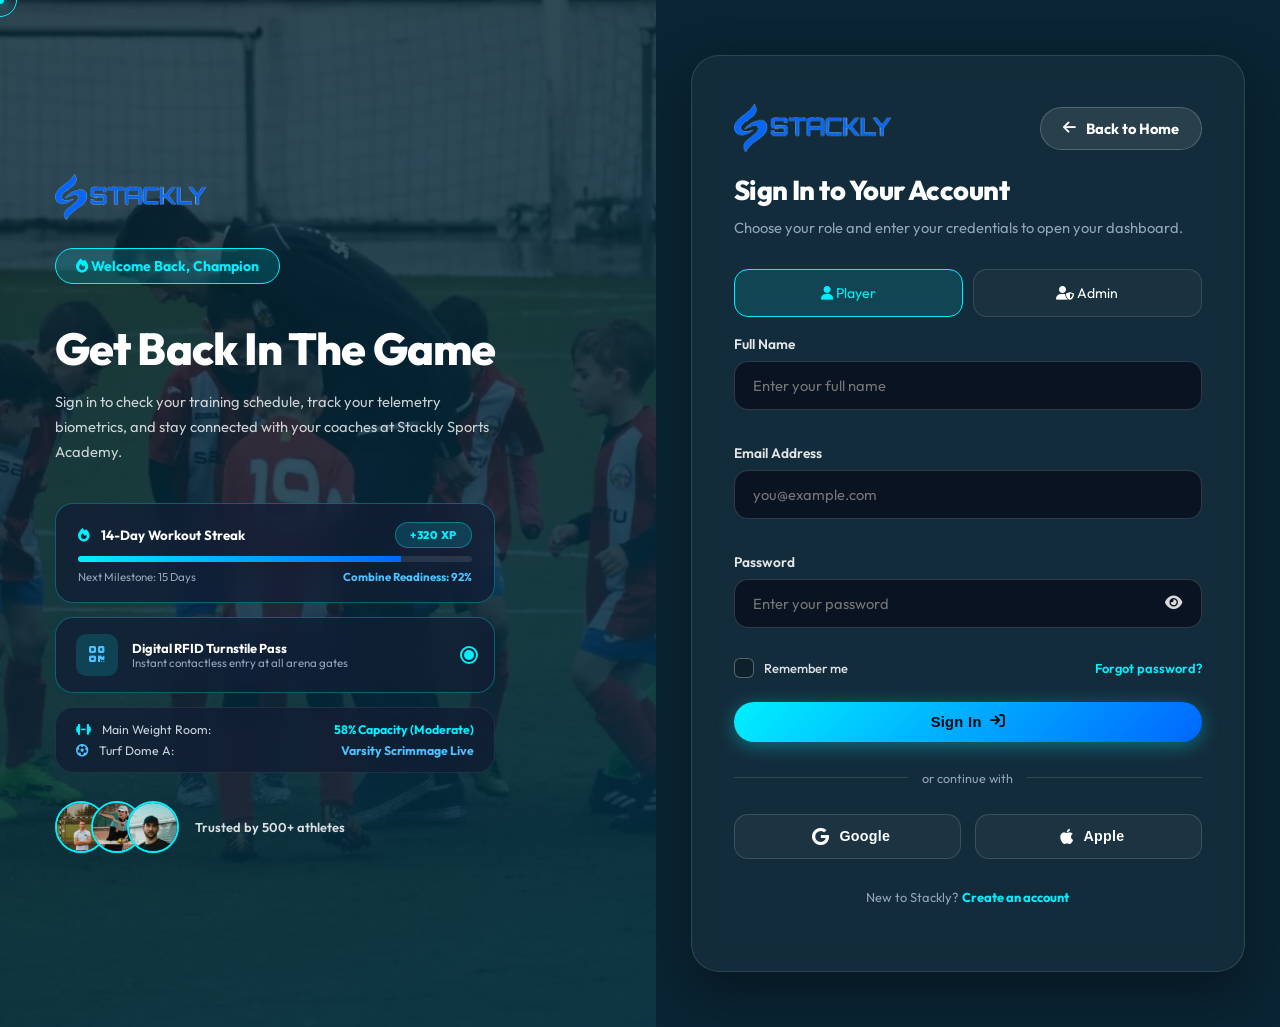
<file: player-dashboard.html>
<!DOCTYPE html>
<html lang="en">
<head>
    <meta charset="UTF-8">
    <meta name="viewport" content="width=device-width, initial-scale=1.0">
    <title>Player Dashboard | Stackly Sports Academy</title>
    <link rel="icon" type="image/webp" href="assets/stacklylogo-transparent.webp">
    <link rel="stylesheet" href="style.css">
    <link rel="stylesheet" href="https://cdnjs.cloudflare.com/ajax/libs/font-awesome/6.5.1/css/all.min.css">
    <style>
        .dash-menu-toggle { display: none; background: rgba(255,255,255,.08); border: 1px solid rgba(255,255,255,.12); color: #fff; width: 42px; height: 42px; border-radius: 12px; font-size: 1.1rem; align-items: center; justify-content: center; cursor: pointer; flex-shrink: 0; position: relative; }
        .dash-menu-toggle .menu-icon,
        .dash-menu-toggle .close-icon { position: absolute; left: 50%; top: 50%; transform: translate(-50%,-50%); transition: .25s ease; line-height: 1; }
        .dash-menu-toggle .close-icon { opacity: 0; transform: translate(-50%,-50%) rotate(-90deg); }
        .dash-menu-toggle.open .menu-icon { opacity: 0; transform: translate(-50%,-50%) rotate(90deg); }
        .dash-menu-toggle.open .close-icon { opacity: 1; transform: translate(-50%,-50%) rotate(0deg); }
        .dash-sidebar-overlay { display: none; }
        .sidebar-top-header { display: none; }
        .dash-user { display: flex; align-items: center; gap: 12px; }
        .dash-avatar { width: 44px; height: 44px; border-radius: 50%; background: var(--accent); color: var(--bg-darker); display: flex; align-items: center; justify-content: center; font-weight: 800; font-size: 1rem; flex-shrink: 0; box-shadow: 0 0 15px rgba(0, 240, 255, 0.3); }
        .dash-bell { position: relative; width: 42px; height: 42px; border-radius: 12px; background: rgba(255,255,255,.06); border: 1px solid rgba(255,255,255,.1); color: var(--text-muted); display: flex; align-items: center; justify-content: center; cursor: pointer; transition: .25s; font-size: 1.05rem; }
        .dash-bell:hover { color: var(--accent); border-color: rgba(0, 240, 255, .4); transform: translateY(-3px); box-shadow: 0 0 15px rgba(0, 240, 255, 0.2); }
        .dash-bell .dot { position: absolute; top: 7px; right: 8px; width: 8px; height: 8px; border-radius: 50%; background: var(--accent-crimson); border: 2px solid var(--bg-darker); }
        .dash-ico { width: 46px; height: 46px; border-radius: 14px; background: rgba(0, 240, 255, .12); color: var(--accent); display: flex; align-items: center; justify-content: center; font-size: 1.25rem; margin-bottom: 14px; }
        .bar-track { height: 10px; border-radius: 99px; background: rgba(255,255,255,.08); overflow: hidden; margin-top: 10px; }
        .bar-fill { display: block; height: 100%; width: 0%; border-radius: 99px; background: linear-gradient(90deg, var(--accent), var(--accent-secondary)); transition: width 1.3s cubic-bezier(.22,1,.36,1); }
        .qa-grid { display: grid; grid-template-columns: 1fr 1fr; gap: 12px; }
        .qa-btn { display: flex; flex-direction: column; align-items: center; gap: 8px; padding: 18px 10px; border-radius: 14px; background: rgba(255,255,255,.04); border: 1px solid rgba(255,255,255,.08); color: #fff; cursor: pointer; font: inherit; font-weight: 600; font-size: .85rem; transition: .3s; width: 100%; }
        .qa-btn:hover { border-color: var(--accent); color: var(--accent); transform: translateY(-5px); background: rgba(0, 240, 255, .08); box-shadow: 0 0 15px rgba(0, 240, 255, 0.2); }
        .qa-btn i { font-size: 1.35rem; color: var(--accent); }
        .notif-item { display: flex; gap: 14px; padding: 14px 10px; border-bottom: 1px solid rgba(255,255,255,.06); border-radius: 12px; transition: .25s; }
        .notif-item:last-child { border-bottom: none; }
        .notif-item:hover { background: rgba(255,255,255,.03); }
        .notif-ico { width: 38px; height: 38px; border-radius: 50%; background: rgba(0, 240, 255, .12); color: var(--accent); display: flex; align-items: center; justify-content: center; flex-shrink: 0; font-size: .95rem; }
        .notif-item.unread { background: rgba(0, 240, 255, .05); }
        .stat-row { display: flex; justify-content: space-between; font-size: .85rem; color: var(--text-muted); margin-bottom: 4px; }
        .welcome-hub { background: linear-gradient(120deg, rgba(0, 240, 255, .14), rgba(18,29,51,.7)); border: 1px solid rgba(0, 240, 255, .25); display: flex; flex-wrap: wrap; align-items: center; justify-content: space-between; gap: 20px; border-radius: 20px; }
        .welcome-strip { display: flex; gap: 28px; flex-wrap: wrap; }
        .welcome-strip div h4 { margin: 0; color: var(--accent); font-size: 1.4rem; }
        .welcome-strip div p { margin: 0; font-size: .8rem; color: var(--text-muted); }
        .badge-chip { text-align: center; padding: 20px 10px; border-radius: 16px; background: rgba(255,255,255,.04); border: 1px solid rgba(255,255,255,.08); transition: .3s; }
        .badge-chip.locked { opacity: .4; }
        .badge-chip:not(.locked):hover { transform: translateY(-6px); border-color: var(--accent); background: rgba(0, 240, 255, .08); }
        .badge-chip i { font-size: 1.8rem; color: var(--accent); margin-bottom: 8px; display: block; }
        .badge-chip p { margin: 0; font-size: .82rem; }
        .plan-card { position: relative; border: 1px solid rgba(255,255,255,.08); transition: .3s; border-radius: 16px; }
        .plan-card.current { border-color: var(--accent); box-shadow: 0 0 0 1px var(--accent) inset, 0 0 20px rgba(0, 240, 255, 0.2); }
        .plan-card .pill { position: absolute; top: -12px; right: 20px; }
        .plan-card ul { margin: 14px 0 18px; }
        .plan-card ul li { font-size: .9rem; margin-bottom: 8px; display: flex; gap: 8px; align-items: flex-start; }
        .plan-card ul li i { color: var(--accent); margin-top: 3px; }
        .vid-card { cursor: pointer; overflow: hidden; }
        .vid-thumb { position: relative; border-radius: 14px; overflow: hidden; height: 160px; margin-bottom: 14px; }
        .vid-thumb img { width: 100%; height: 100%; object-fit: cover; transition: transform .5s ease; }
        .vid-card:hover .vid-thumb img { transform: scale(1.08); }
        .vid-play { position: absolute; inset: 0; display: flex; align-items: center; justify-content: center; background: rgba(1,14,22,.35); }
        .vid-play i { width: 54px; height: 54px; border-radius: 50%; background: var(--accent); color: var(--bg-darker); display: flex; align-items: center; justify-content: center; font-size: 1.3rem; transition: .3s; }
        .vid-card:hover .vid-play i { transform: scale(1.12); box-shadow: 0 0 20px var(--accent); }
        .vid-card:hover .vid-play i { transform: scale(1.12); box-shadow: 0 0 20px var(--accent); }
        .vid-duration { position: absolute; bottom: 8px; right: 8px; background: rgba(0,0,0,.65); padding: 3px 8px; border-radius: 6px; font-size: .75rem; }
        .video-player-modal { position: fixed; inset: 0; background: rgba(0,0,0,.9); z-index: 10000; display: flex; align-items: center; justify-content: center; opacity: 0; pointer-events: none; transition: opacity .4s ease; padding: 20px; }
        .video-player-modal.active { opacity: 1; pointer-events: all; }
        .video-player-modal .video-modal-content { width: 100%; max-width: 900px; background: #000; border-radius: 14px; overflow: hidden; position: relative; transform: scale(.92); transition: transform .4s ease; }
        .video-player-modal.active .video-modal-content { transform: scale(1); }
        .video-player-modal video { width: 100%; display: block; max-height: 80vh; }
        @media (max-width: 900px) {
            .dash-menu-toggle { display: flex !important; }
            .sidebar-top-header,
            .close-sidebar-btn { display: none !important; }
            .dash-sidebar {
                position: fixed !important;
                left: -105% !important;
                top: 60px !important;
                height: calc(100dvh - 60px) !important;
                width: min(280px, 86vw) !important;
                z-index: 1050 !important;
                transform: none !important;
                transition: left .35s ease !important;
                box-shadow: 20px 0 50px rgba(0,0,0,.45);
                flex-wrap: nowrap;
                flex-direction: column;
                background: #041c29 !important;
                padding-top: 12px !important;
            }
            .dash-sidebar.open { left: 0 !important; transform: none !important; }
            .dash-sidebar-overlay.show {
                display: block !important;
                position: fixed;
                top: 60px; left: 0; right: 0; bottom: 0;
                background: rgba(0,0,0,.55);
                z-index: 1040;
            }
            .dash-main { padding: 20px 16px; }
        }
    </style>
</head>
<body>
<div class="page-wrapper">
<div class="dash-layout">
    <aside class="dash-sidebar" id="dashSidebar">
        <div class="sidebar-user-card" style="margin-top: 8px; margin-bottom: 12px;">
            <div class="sidebar-user-avatar js-user-initials">P</div>
            <div class="sidebar-user-details">
                <div class="sidebar-user-name js-user-name">Player</div>
                <div class="sidebar-user-email js-user-email">player@stackly.com</div>
            </div>
        </div>
        <div class="sidebar-role-card">
            <i class="fas fa-futbol"></i> <span>PLAYER DASHBOARD</span>
        </div>
        <div class="dash-sidebar-nav-container">
            <div class="dash-nav-label">Overview</div>
            <button class="dash-nav-btn active" data-target="dashboardHome"><i class="fas fa-house"></i> Dashboard</button>
            <div class="dash-nav-label">Training</div>
            <button class="dash-nav-btn" data-target="schedule"><i class="fas fa-calendar-days"></i> My Schedule</button>
            <button class="dash-nav-btn" data-target="sessions"><i class="fas fa-clipboard-check"></i> Sessions</button>
            <button class="dash-nav-btn" data-target="progress"><i class="fas fa-chart-line"></i> Progress</button>
            <button class="dash-nav-btn" data-target="rewards"><i class="fas fa-trophy"></i> Rewards</button>
            <button class="dash-nav-btn" data-target="videos"><i class="fas fa-video"></i> Training Videos</button>
            <div class="dash-nav-label">Account</div>
            <button class="dash-nav-btn" data-target="membership"><i class="fas fa-id-card"></i> Membership</button>
            <button class="dash-nav-btn" data-target="notifications"><i class="fas fa-bell"></i> Notifications</button>
            <button class="dash-nav-btn" data-target="settings"><i class="fas fa-gear"></i> Settings</button>
        </div>
        <button class="dash-nav-btn" data-logout style="color: #ff8a8a; margin-top: auto;"><i class="fas fa-right-from-bracket"></i> Logout</button>
    </aside>
    <div class="dash-sidebar-overlay" id="dashOverlay"></div>
        <header class="dash-top">
            <div class="dash-top-left">
                <div class="dash-top-logo-zone">
                    <button type="button" class="dash-menu-toggle" id="dashMenuToggle" aria-label="Open menu" aria-expanded="false">
                        <span class="menu-icon" aria-hidden="true"><i class="fas fa-bars"></i></span>
                        <span class="close-icon" aria-hidden="true"><i class="fas fa-xmark"></i></span>
                    </button>
                    <a href="index.html" class="dash-top-logo"><img src="assets/stacklylogo-transparent.webp" alt="Stackly"></a>
                    <div class="dash-top-divider"></div>
                </div>
                <div class="dash-top-welcome">
                    <h2>Welcome back, <span class="js-user-name">Player</span> 🔥</h2>
                    <p>Keep the momentum going — here's your training snapshot.</p>
                </div>
            </div>
            <div class="dash-top-right">
                <button class="dash-bell" data-target="notifications" title="Notifications"><i class="fas fa-bell"></i><span class="dot"></span></button>
                <div class="dash-user">
                    <div class="dash-avatar js-user-initials">P</div>
                    <div class="dash-user-details">
                        <div style="font-weight: 700;" class="js-user-name">Player</div>
                        <div style="font-size: .8rem; color: var(--accent);" class="js-user-plan">Standard Plan</div>
                    </div>
                </div>
            </div>
        </header>
        <main class="dash-main">
        <section class="dash-panel active" id="section-dashboardHome">
            <div class="dash-announcement-bar">
                <div class="pulse-dot"></div>
                <div style="flex:1;">
                    <strong style="color:#fff;">Academy Broadcast:</strong> Summer Championship Trials registration opens this Friday!
                </div>
                <span class="pill">Live</span>
            </div>
            <div class="dash-card welcome-hub" style="margin-bottom: 22px; background: linear-gradient(120deg, rgba(1,30,45,0.85), rgba(4,54,78,0.9)), url('assets/academycenter.webp') center/cover;">
                <div>
                    <h3 style="color: #fff; font-size: 1.5rem; margin-bottom: 6px; font-weight: 800;">Ready to level up today?</h3>
                    <p style="margin: 0; font-size: 1.05rem;">You're on a 5-day training streak. One more session to hit a new personal best.</p>
                </div>
                <div class="welcome-strip">
                    <div><h4>Lvl 7</h4><p>Player Level</p></div>
                    <div><h4>1,240</h4><p>XP Points</p></div>
                    <div><h4>5🔥</h4><p>Day Streak</p></div>
                </div>
            </div>
            <div class="dash-grid dash-grid-4">
                <div class="dash-card dash-card-bounce-icon"><div class="dash-ico"><i class="fas fa-fire"></i></div><h3>34</h3><p>Classes Attended</p></div>
                <div class="dash-card dash-card-bounce-icon"><div class="dash-ico"><i class="fas fa-medal"></i></div><h3>Intermediate</h3><p>Skill Level</p></div>
                <div class="dash-card dash-card-bounce-icon"><div class="dash-ico"><i class="fas fa-clock"></i></div><h3>3</h3><p>Upcoming Sessions</p></div>
                <div class="dash-card dash-card-bounce-icon"><div class="dash-ico"><i class="fas fa-bolt"></i></div><h3>1,240</h3><p>XP Points</p></div>
            </div>
            <div class="dash-grid dash-grid-2" style="margin-top: 22px; grid-template-columns: 2fr 1fr;">
                <div class="dash-card">
                    <div style="display: flex; justify-content: space-between; align-items: center; margin-bottom: 14px;">
                        <h3 style="font-size: 1.15rem; color: #fff; margin: 0;">Upcoming Sessions</h3>
<button type="button"
        class="btn btn-outline"
        style="padding: 8px 16px; font-size: .85rem;"
        onclick="window.location.href='404.html';">
    View All
</button>                    </div>
                    <div class="notif-item"><div class="notif-ico"><i class="fas fa-table-tennis-paddle-ball"></i></div><div><strong>Advanced Footwork Clinic</strong><p style="margin: 2px 0 0; font-size: .85rem; color: var(--text-muted);">Tomorrow, 10:00 AM • Coach Elena</p></div><span class="pill" style="align-self: center;">Upcoming</span></div>
                    <div class="notif-item"><div class="notif-ico"><i class="fas fa-futbol"></i></div><div><strong>Weekend Social Match</strong><p style="margin: 2px 0 0; font-size: .85rem; color: var(--text-muted);">Sunday, 4:00 PM • Coach Diaz</p></div><span class="pill" style="align-self: center;">Upcoming</span></div>
                    <div class="notif-item"><div class="notif-ico"><i class="fas fa-person-swimming"></i></div><div><strong>Beginner Serving Techniques</strong><p style="margin: 2px 0 0; font-size: .85rem; color: var(--text-muted);">Aug 18, 2026 • Coach Marcus</p></div><span class="pill warn" style="align-self: center;">Pending</span></div>
                </div>
                <div class="dash-card">
                    <h3 style="font-size: 1.15rem; color: #fff; margin-bottom: 14px;">Quick Actions</h3>
                    <div class="qa-grid">
                        <button class="qa-btn" data-target="schedule"><i class="fas fa-calendar-plus"></i> Book Session</button>
                        <button class="qa-btn" data-target="progress"><i class="fas fa-chart-line"></i> View Progress</button>
                        <button class="qa-btn" data-target="rewards"><i class="fas fa-trophy"></i> Rewards</button>
                        <button class="qa-btn" data-target="membership"><i class="fas fa-id-card"></i> Upgrade Plan</button>
                    </div>
                </div>
            </div>
            <div class="dash-grid dash-grid-2" style="margin-top: 22px; grid-template-columns: 1fr 1fr;">
                <div class="dash-card">
                    <h3 style="font-size: 1.15rem; color: #fff; margin-bottom: 14px;"><i class="fas fa-trophy highlight"></i> Weekly Academy Leaderboard</h3>
                    <div class="leaderboard-rank-item">
                        <div style="display:flex; align-items:center; gap:10px;">
                            <div class="rank-badge gold">1</div>
                            <div><strong style="color:#fff;">Alex Morgan</strong><p style="margin:0;font-size:0.8rem;color:var(--text-muted);">Football • Lvl 12</p></div>
                        </div>
                        <strong style="color:var(--accent);">2,450 XP</strong>
                    </div>
                    <div class="leaderboard-rank-item">
                        <div style="display:flex; align-items:center; gap:10px;">
                            <div class="rank-badge silver">2</div>
                            <div><strong style="color:#fff;" class="js-user-name">Player</strong><p style="margin:0;font-size:0.8rem;color:var(--text-muted);">Tennis • Lvl 7</p></div>
                        </div>
                        <strong style="color:var(--accent);">1,240 XP</strong>
                    </div>
                    <div class="leaderboard-rank-item">
                        <div style="display:flex; align-items:center; gap:10px;">
                            <div class="rank-badge bronze">3</div>
                            <div><strong style="color:#fff;">Carlos Ruiz</strong><p style="margin:0;font-size:0.8rem;color:var(--text-muted);">Basketball • Lvl 6</p></div>
                        </div>
                        <strong style="color:var(--accent);">1,180 XP</strong>
                    </div>
                </div>
                <div class="dash-card">
                    <h3 style="font-size: 1.15rem; color: #fff; margin-bottom: 14px;"><i class="fas fa-list-check highlight"></i> Daily Recommended Micro-Drills</h3>
                    <div class="goal-check-item done" onclick="this.classList.toggle('done')">
                        <div class="goal-checkbox"><i class="fas fa-check" style="font-size:0.75rem;"></i></div>
                        <div style="flex:1;"><strong style="color:#fff;">10-Min Dynamic Warmup</strong><p style="margin:0;font-size:0.8rem;color:var(--text-muted);">Flexibility & Joint Mobility (+50 XP)</p></div>
                        <span class="pill">+50 XP</span>
                    </div>
                    <div class="goal-check-item" onclick="this.classList.toggle('done')">
                        <div class="goal-checkbox"><i class="fas fa-check" style="font-size:0.75rem;"></i></div>
                        <div style="flex:1;"><strong style="color:#fff;">Ladder Footwork Drills</strong><p style="margin:0;font-size:0.8rem;color:var(--text-muted);">Quick feet agility (+75 XP)</p></div>
                        <span class="pill warn">+75 XP</span>
                    </div>
                    <div class="goal-check-item" onclick="this.classList.toggle('done')">
                        <div class="goal-checkbox"><i class="fas fa-check" style="font-size:0.75rem;"></i></div>
                        <div style="flex:1;"><strong style="color:#fff;">Core & Plank Hold (3 mins)</strong><p style="margin:0;font-size:0.8rem;color:var(--text-muted);">Postural stability (+100 XP)</p></div>
                        <span class="pill warn">+100 XP</span>
                    </div>
                </div>
            </div>
        </section>
        <section class="dash-panel" id="section-schedule">
            <div class="dash-grid dash-grid-3">
                <div class="dash-card dash-card-tilt">
                    <div class="dash-card-img"><img src="assets/Tennis.webp" alt="Tennis Footwork Clinic"></div>
                    <div class="dash-ico"><i class="fas fa-table-tennis-paddle-ball"></i></div>
                    <h3 style="font-size: 1.15rem; color: #fff;">Advanced Footwork Clinic</h3>
                    <p>Coach Elena • Court 2 (Tennis)</p>
                    <span class="pill" style="margin-top: 10px;">Tomorrow, 10:00 AM</span>
                </div>
                <div class="dash-card dash-card-tilt">
                    <div class="dash-card-img"><img src="assets/football.webp" alt="Football Social Match"></div>
                    <div class="dash-ico"><i class="fas fa-futbol"></i></div>
                    <h3 style="font-size: 1.15rem; color: #fff;">Weekend Social Match</h3>
                    <p>Coach Diaz • Field A (Football)</p>
                    <span class="pill" style="margin-top: 10px;">Sunday, 4:00 PM</span>
                </div>
                <div class="dash-card dash-card-tilt">
                    <div class="dash-card-img"><img src="assets/swim.webp" alt="Swimming Serving Techniques"></div>
                    <div class="dash-ico"><i class="fas fa-person-swimming"></i></div>
                    <h3 style="font-size: 1.15rem; color: #fff;">Beginner Swimming Techniques</h3>
                    <p>Coach Marcus • Pool 1 (Swimming)</p>
                    <span class="pill warn" style="margin-top: 10px;">Aug 18, 9:00 AM</span>
                </div>
                <div class="dash-card dash-card-tilt">
                    <div class="dash-card-img"><img src="assets/running-track-.webp" alt="Gym Strength & Conditioning"></div>
                    <div class="dash-ico"><i class="fas fa-dumbbell"></i></div>
                    <h3 style="font-size: 1.15rem; color: #fff;">Strength & Conditioning</h3>
                    <p>Coach Kwame • Gym (Fitness)</p>
                    <span class="pill" style="margin-top: 10px;">Wed, 6:00 PM</span>
                </div>
                <div class="dash-card dash-card-tilt">
                    <div class="dash-card-img"><img src="assets/running-track-.webp" alt="Track Speed & Agility"></div>
                    <div class="dash-ico"><i class="fas fa-person-running"></i></div>
                    <h3 style="font-size: 1.15rem; color: #fff;">Speed & Agility Drills</h3>
                    <p>Coach Lily • Track (Athletics)</p>
                    <span class="pill" style="margin-top: 10px;">Fri, 5:30 PM</span>
                </div>
                <div class="dash-card dash-card-tilt">
                    <div class="dash-card-img"><img src="assets/cricket.webp" alt="Cricket Nets Practice"></div>
                    <div class="dash-ico"><i class="fas fa-baseball-bat-ball"></i></div>
                    <h3 style="font-size: 1.15rem; color: #fff;">Nets Practice</h3>
                    <p>Coach Reyes • Nets 3 (Cricket)</p>
                    <span class="pill" style="margin-top: 10px;">Sat, 4:00 PM</span>
                </div>
            </div>
        </section>
        <section class="dash-panel" id="section-sessions">
            <div class="dash-card">
                <h3 style="font-size: 1.15rem; color: #fff; margin-bottom: 14px;">Attended Sessions</h3>
                <div style="overflow-x: auto;">
                <table class="dash-table">
                    <thead><tr><th>Date</th><th>Session</th><th>Coach</th><th>Duration</th><th>Performance</th></tr></thead>
                    <tbody>
                        <tr><td>Jul 20, 2026</td><td>Tactical Positioning</td><td>Coach Diaz</td><td>90 min</td><td><span class="pill">Excellent</span></td></tr>
                        <tr><td>Jul 18, 2026</td><td>Sprint Intervals</td><td>Coach Lily</td><td>60 min</td><td><span class="pill">Great</span></td></tr>
                        <tr><td>Jul 15, 2026</td><td>Gym Power Clean</td><td>Coach Kwame</td><td>75 min</td><td><span class="pill">Good</span></td></tr>
                        <tr><td>Jul 12, 2026</td><td>Free Kick Precision</td><td>Coach Diaz</td><td>60 min</td><td><span class="pill">Excellent</span></td></tr>
                        <tr><td>Jul 08, 2026</td><td>Endurance Swim</td><td>Coach Marcus</td><td>90 min</td><td><span class="pill">Great</span></td></tr>
                    </tbody>
                </table>
                </div>
            </div>
        </section>
        <section class="dash-panel" id="section-progress">
            <div class="dash-card" style="margin-bottom: 18px;">
                <h3 style="font-size: 1.1rem; color: #fff; margin-bottom: 4px;">Overall Skill Level: Intermediate</h3>
                <p style="margin: 0;">You've improved 12% since last month. Keep training to reach Advanced.</p>
            </div>
            <div class="dash-grid dash-grid-2">
                <div class="dash-card"><h3 style="font-size: 1.05rem; color: #fff;">Speed</h3><div class="stat-row"><span>Sprint & reaction drills</span><span>78%</span></div><div class="bar-track"><span class="bar-fill" data-value="78"></span></div></div>
                <div class="dash-card"><h3 style="font-size: 1.05rem; color: #fff;">Strength</h3><div class="stat-row"><span>Conditioning sessions</span><span>65%</span></div><div class="bar-track"><span class="bar-fill" data-value="65"></span></div></div>
                <div class="dash-card"><h3 style="font-size: 1.05rem; color: #fff;">Technique</h3><div class="stat-row"><span>Form & precision</span><span>82%</span></div><div class="bar-track"><span class="bar-fill" data-value="82"></span></div></div>
                <div class="dash-card"><h3 style="font-size: 1.05rem; color: #fff;">Stamina</h3><div class="stat-row"><span>Endurance benchmarks</span><span>70%</span></div><div class="bar-track"><span class="bar-fill" data-value="70"></span></div></div>
                <div class="dash-card"><h3 style="font-size: 1.05rem; color: #fff;">Agility</h3><div class="stat-row"><span>Footwork & change of direction</span><span>74%</span></div><div class="bar-track"><span class="bar-fill" data-value="74"></span></div></div>
                <div class="dash-card"><h3 style="font-size: 1.05rem; color: #fff;">Game IQ</h3><div class="stat-row"><span>Decision making</span><span>68%</span></div><div class="bar-track"><span class="bar-fill" data-value="68"></span></div></div>
            </div>
            <div class="dash-card" style="margin-top: 22px;">
                <h3 style="font-size: 1.15rem; color: #fff; margin-bottom: 14px;"><i class="fas fa-gauge-high highlight"></i> Athletic Performance Benchmarks</h3>
                <div class="dash-grid dash-grid-4">
                    <div class="perk-store-card"><i class="fas fa-stopwatch highlight" style="font-size:1.8rem;margin-bottom:8px;"></i><h4 style="margin:0;color:#fff;">4.62s</h4><p style="margin:0;font-size:0.8rem;color:var(--text-muted);">40-Yard Dash</p></div>
                    <div class="perk-store-card"><i class="fas fa-arrows-up-to-line highlight" style="font-size:1.8rem;margin-bottom:8px;"></i><h4 style="margin:0;color:#fff;">28.5"</h4><p style="margin:0;font-size:0.8rem;color:var(--text-muted);">Vertical Jump</p></div>
                    <div class="perk-store-card"><i class="fas fa-heart-pulse highlight" style="font-size:1.8rem;margin-bottom:8px;"></i><h4 style="margin:0;color:#fff;">54 ml/kg</h4><p style="margin:0;font-size:0.8rem;color:var(--text-muted);">VO2 Max Score</p></div>
                    <div class="perk-store-card"><i class="fas fa-dumbbell highlight" style="font-size:1.8rem;margin-bottom:8px;"></i><h4 style="margin:0;color:#fff;">185 lbs</h4><p style="margin:0;font-size:0.8rem;color:var(--text-muted);">Max Bench Press</p></div>
                </div>
            </div>
        </section>
        <section class="dash-panel" id="section-rewards">
            <div class="dash-card" style="margin-bottom: 18px;">
                <div style="display: flex; justify-content: space-between; align-items: center; margin-bottom: 6px;">
                    <h3 style="font-size: 1.15rem; color: #fff; margin: 0;">Level 7 • 1,240 / 2,000 XP</h3>
                    <span class="pill">760 XP to Level 8</span>
                </div>
                <div class="bar-track"><span class="bar-fill" data-value="62"></span></div>
            </div>
            <h3 style="font-size: 1.1rem; margin-bottom: 14px;">Your Badges</h3>
            <div class="dash-grid dash-grid-4">
                <div class="badge-chip"><i class="fas fa-medal"></i><p>Perfect Attendance</p></div>
                <div class="badge-chip"><i class="fas fa-fire"></i><p>30-Day Streak</p></div>
                <div class="badge-chip"><i class="fas fa-bolt"></i><p>Speed Demon</p></div>
                <div class="badge-chip"><i class="fas fa-star"></i><p>MVP Weekly</p></div>
                <div class="badge-chip locked"><i class="fas fa-trophy"></i><p>Top Scorer</p></div>
                <div class="badge-chip locked"><i class="fas fa-crown"></i><p>Elite Status</p></div>
                <div class="badge-chip locked"><i class="fas fa-shield-halved"></i><p>Defense Master</p></div>
                <div class="badge-chip locked"><i class="fas fa-gem"></i><p>100-Day Streak</p></div>
            </div>
            <div class="dash-card" style="margin-top: 22px;">
                <h3 style="font-size: 1.15rem; color: #fff; margin-bottom: 14px;"><i class="fas fa-gift highlight"></i> Redeem Your Perks Store</h3>
                <div class="dash-grid dash-grid-3">
                    <div class="perk-store-card">
                        <div class="dash-ico" style="margin:0 auto 10px;"><i class="fas fa-shirt"></i></div>
                        <h4 style="color:#fff;margin:4px 0;">Official Academy Jersey</h4>
                        <p style="font-size:0.85rem;color:var(--text-muted);">Custom printed name & number</p>
<button type="button"
        class="btn btn-outline"
        style="width:100%; margin-top:12px; padding:8px;"
        onclick="window.location.href='404.html';">
    Redeem 800 XP
</button>                    </div>
                    <div class="perk-store-card">
                        <div class="dash-ico" style="margin:0 auto 10px;"><i class="fas fa-user-ninja"></i></div>
                        <h4 style="color:#fff;margin:4px 0;">1-on-1 Pro Coaching Session</h4>
                        <p style="font-size:0.85rem;color:var(--text-muted);">60 mins with Senior Coach</p>
<button type="button"
        class="btn btn-outline"
        style="width:100%; margin-top:12px; padding:8px;"
        onclick="window.location.href='404.html';">
    Redeem 1,200 XP
</button>                    </div>
                    <div class="perk-store-card">
                        <div class="dash-ico" style="margin:0 auto 10px;"><i class="fas fa-key"></i></div>
                        <h4 style="color:#fff;margin:4px 0;">VIP Locker Access</h4>
                        <p style="font-size:0.85rem;color:var(--text-muted);">Dedicated private locker for 1 mo</p>
<button type="button"
        class="btn btn-outline"
        style="width:100%; margin-top:12px; padding:8px;"
        onclick="window.location.href='404.html';">
    Redeem 500 XP
</button>                    </div>
                </div>
            </div>
        </section>
        <section class="dash-panel" id="section-membership">
            <div class="dash-card" style="margin-bottom: 18px; display: flex; justify-content: space-between; align-items: center; flex-wrap: wrap; gap: 14px;">
                <div>
                    <p style="margin: 0 0 4px; color: var(--text-muted);">Current Plan</p>
                    <h3 style="font-size: 1.3rem; color: var(--accent); margin: 0;" id="currentPlanLabel">Standard Plan</h3>
                </div>
                <div style="text-align: right;">
                    <p style="margin: 0 0 4px; color: var(--text-muted);">Renews on</p>
                    <h3 style="font-size: 1.1rem; color: #fff; margin: 0;">Aug 21, 2026</h3>
                </div>
            </div>
            <div class="dash-grid dash-grid-3">
                <div class="dash-card plan-card" id="planCardBasic">
                    <h3 style="font-size: 1.2rem; color: #fff;">Basic</h3>
                    <p style="color: var(--accent); font-weight: 700; font-size: 1.4rem; margin: 6px 0;">$29<span style="font-size: .9rem; color: var(--text-muted);"> /mo</span></p>
                    <ul>
                        <li><i class="fas fa-check"></i> 2 sessions / week</li>
                        <li><i class="fas fa-check"></i> Group coaching</li>
                        <li><i class="fas fa-check"></i> Progress tracking</li>
                    </ul>
<button type="button"
        class="btn btn-outline"
        style="width: 100%;"
        onclick="window.location.href='404.html';">
    Select Plan
</button>                </div>
                <div class="dash-card plan-card current" id="planCardStandard">
                    <span class="pill">Current Plan</span>
                    <h3 style="font-size: 1.2rem; color: #fff;">Standard</h3>
                    <p style="color: var(--accent); font-weight: 700; font-size: 1.4rem; margin: 6px 0;">$39<span style="font-size: .9rem; color: var(--text-muted);"> /mo</span></p>
                    <ul>
                        <li><i class="fas fa-check"></i> 4 sessions / week</li>
                        <li><i class="fas fa-check"></i> Personalized plans</li>
                        <li><i class="fas fa-check"></i> Video analysis</li>
                    </ul>
<button type="button"
        class="btn btn-outline"
        style="width: 100%;"
        onclick="window.location.href='404.html';">
    Current Plan
</button>                </div>
                <div class="dash-card plan-card" id="planCardPremium">
                    <h3 style="font-size: 1.2rem; color: #fff;">Premium</h3>
                    <p style="color: var(--accent); font-weight: 700; font-size: 1.4rem; margin: 6px 0;">$49<span style="font-size: .9rem; color: var(--text-muted);"> /mo</span></p>
                    <ul>
                        <li><i class="fas fa-check"></i> Unlimited sessions</li>
                        <li><i class="fas fa-check"></i> 1-on-1 coaching</li>
                        <li><i class="fas fa-check"></i> Priority bookings</li>
                    </ul>
                    <button type="button"
                            class="btn btn-primary"
                            style="width: 100%;"
                            onclick="window.location.href='404.html';">
                        Upgrade
                    </button>
                </div>
            </div>
            <div class="dash-card" style="margin-top: 22px;">
                <h3 style="font-size: 1.15rem; color: #fff; margin-bottom: 14px;"><i class="fas fa-qrcode highlight"></i> Digital Athlete Pass & QR Access</h3>
                <div style="display:flex; align-items:center; justify-content:space-between; flex-wrap:wrap; gap:20px; background:linear-gradient(135deg, rgba(0, 240, 255, 0.15), rgba(1,30,45,0.8)); padding:20px; border-radius:16px; border:1px solid rgba(0, 240, 255, 0.3);">
                    <div>
                        <span class="pill" style="margin-bottom:8px;">Active Member ID: #SK-9082</span>
                        <h3 style="color:#fff;margin:4px 0;" class="js-user-name">Player</h3>
                        <p style="margin:0;color:var(--text-muted);" class="js-user-email">player@stackly.com</p>
                    </div>
                    <div style="text-align:center; background:rgba(15, 25, 45, 0.95); border: 1px solid rgba(0,240,255,0.3); padding:12px; border-radius:12px; color:#fff;">
                        <i class="fas fa-qrcode" style="font-size:4rem;"></i>
                        <p style="margin:4px 0 0;font-size:0.75rem;font-weight:700;">SCAN FOR TURF ACCESS</p>
                    </div>
                </div>
            </div>
        </section>
       <section class="dash-panel" id="section-videos">
    <div class="dash-grid dash-grid-3">

        <div class="dash-card vid-card"
             data-video="assets/hero1.mp4"
             data-title="Explosive Footwork Drills"
             onclick="window.location.href='404.html';"
             style="cursor: pointer;">

            <div class="vid-thumb">
                <img src="assets/Tennis.webp" alt="Tennis Footwork Drills">
                <div class="vid-play">
                    <i class="fas fa-play"></i>
                </div>
                <span class="vid-duration">6:12</span>
            </div>

            <h3 style="font-size: 1.05rem; color: #fff; margin-bottom: 4px;">
                Explosive Footwork Drills
            </h3>
            <p style="margin: 0; font-size: .85rem;">
                Coach Elena • Tennis
            </p>
        </div>


        <div class="dash-card vid-card"
             data-video="assets/hero2.mp4"
             data-title="Striker Finishing Masterclass"
             onclick="window.location.href='404.html';"
             style="cursor: pointer;">

            <div class="vid-thumb">
                <img src="assets/football.webp" alt="Football Finishing Masterclass">
                <div class="vid-play">
                    <i class="fas fa-play"></i>
                </div>
                <span class="vid-duration">8:45</span>
            </div>

            <h3 style="font-size: 1.05rem; color: #fff; margin-bottom: 4px;">
                Striker Finishing Masterclass
            </h3>
            <p style="margin: 0; font-size: .85rem;">
                Coach Diaz • Football
            </p>
        </div>


        <div class="dash-card vid-card"
             data-video="assets/hero3.mp4"
             data-title="Freestyle Stroke Technique"
             onclick="window.location.href='404.html';"
             style="cursor: pointer;">

            <div class="vid-thumb">
                <img src="assets/academycenter.webp" alt="Swimming Stroke Technique">
                <div class="vid-play">
                    <i class="fas fa-play"></i>
                </div>
                <span class="vid-duration">5:30</span>
            </div>

            <h3 style="font-size: 1.05rem; color: #fff; margin-bottom: 4px;">
                Freestyle Stroke Technique
            </h3>
            <p style="margin: 0; font-size: .85rem;">
                Coach Marcus • Swimming
            </p>
        </div>


        <div class="dash-card vid-card"
             data-video="assets/hero4.mp4"
             data-title="Court Vision & Passing"
             onclick="window.location.href='404.html';"
             style="cursor: pointer;">

            <div class="vid-thumb">
                <img src="assets/basketball.webp" alt="Basketball Court Vision">
                <div class="vid-play">
                    <i class="fas fa-play"></i>
                </div>
                <span class="vid-duration">7:02</span>
            </div>

            <h3 style="font-size: 1.05rem; color: #fff; margin-bottom: 4px;">
                Court Vision & Passing
            </h3>
            <p style="margin: 0; font-size: .85rem;">
                Coach Kwame • Basketball
            </p>
        </div>


        <div class="dash-card vid-card"
             data-video="assets/hero5.mp4"
             data-title="Sprint Start Mechanics"
             onclick="window.location.href='404.html';"
             style="cursor: pointer;">

            <div class="vid-thumb">
                <img src="assets/running-track-.webp" alt="Track Sprint Mechanics">
                <div class="vid-play">
                    <i class="fas fa-play"></i>
                </div>
                <span class="vid-duration">4:18</span>
            </div>

            <h3 style="font-size: 1.05rem; color: #fff; margin-bottom: 4px;">
                Sprint Start Mechanics
            </h3>
            <p style="margin: 0; font-size: .85rem;">
                Coach Lily • Athletics Track
            </p>
        </div>


        <div class="dash-card vid-card"
             data-video="assets/hero6.mp4"
             data-title="Spin Bowling Fundamentals"
             onclick="window.location.href='404.html';"
             style="cursor: pointer;">

            <div class="vid-thumb">
                <img src="assets/cricket.webp" alt="Cricket Spin Bowling">
                <div class="vid-play">
                    <i class="fas fa-play"></i>
                </div>
                <span class="vid-duration">9:20</span>
            </div>

            <h3 style="font-size: 1.05rem; color: #fff; margin-bottom: 4px;">
                Spin Bowling Fundamentals
            </h3>
            <p style="margin: 0; font-size: .85rem;">
                Coach Reyes • Cricket
            </p>
        </div>

    </div>
</section>        <section class="dash-panel" id="section-notifications">
            <div class="dash-card">
                <div style="display: flex; justify-content: space-between; align-items: center; margin-bottom: 10px;">

    <h3 style="font-size: 1.15rem; color: #fff; margin: 0;">
        Notifications
    </h3>

    <button
        type="button"
        class="btn btn-outline"
        id="markAllRead"
        style="padding: 8px 18px; font-size: .85rem;">
        Mark all as read
    </button>

</div>

<script>
document.getElementById('markAllRead').addEventListener('click', function () {
    window.location.href = '404.html';
});
</script>
                <div class="notif-item unread"><div class="notif-ico"><i class="fas fa-calendar-check"></i></div><div><strong>Session reminder</strong><p style="margin: 2px 0 0; font-size: .85rem;">Advanced Footwork Clinic starts tomorrow at 10:00 AM. <span style="color: var(--text-muted);">2 hrs ago</span></p></div></div>
                <div class="notif-item unread"><div class="notif-ico"><i class="fas fa-medal"></i></div><div><strong>New badge earned!</strong><p style="margin: 2px 0 0; font-size: .85rem;">You unlocked "MVP Weekly" for outstanding performance. <span style="color: var(--text-muted);">5 hrs ago</span></p></div></div>
                <div class="notif-item"><div class="notif-ico"><i class="fas fa-sack-dollar"></i></div><div><strong>Payment due soon</strong><p style="margin: 2px 0 0; font-size: .85rem;">Your Standard Plan renews on Aug 21, 2026. <span style="color: var(--text-muted);">Yesterday</span></p></div></div>
                <div class="notif-item"><div class="notif-ico"><i class="fas fa-comment"></i></div><div><strong>Message from Coach Elena</strong><p style="margin: 2px 0 0; font-size: .85rem;">"Great progress on your backhand this week!" <span style="color: var(--text-muted);">2 days ago</span></p></div></div>
                <div class="notif-item"><div class="notif-ico"><i class="fas fa-video"></i></div><div><strong>New training video added</strong><p style="margin: 2px 0 0; font-size: .85rem;">"Sprint Start Mechanics" is now available. <span style="color: var(--text-muted);">3 days ago</span></p></div></div>
            </div>
        </section>
        <section class="dash-panel" id="section-settings">
            <div class="dash-grid dash-grid-2" style="grid-template-columns: 1fr 1fr;">
                <div style="display:flex; flex-direction:column; gap:22px;">
                    <div class="dash-card">
                        <h3 style="font-size: 1.15rem; color: #fff; margin-bottom: 18px;">Profile Settings</h3>
                        <form id="settingsForm">
                            <div class="form-group"><label>Full Name</label><input type="text" id="settingsName" placeholder="Your full name"></div>
                            <div class="form-group"><label>Email Address</label><input type="email" id="settingsEmail" placeholder="you@example.com"></div>
                            <div class="form-group"><label>Phone Number</label><input type="tel" id="settingsPhone" placeholder="+1 555 010 2024"></div>
                            <div class="form-group"><label>Preferred Sport</label>
                                <select id="settingsSport"><option>Football</option><option>Basketball</option><option>Tennis</option><option>Swimming</option><option>Cricket</option><option>Athletics</option></select>
                            </div>
                            <div class="form-group"><label>New Password</label><input type="password" placeholder="Leave blank to keep current password"></div>
                            <button type="submit" class="btn btn-primary" style="width: 100%; margin-top: 6px;">Save Changes</button>
                        </form>
                    </div>
                    <div class="dash-card">
                        <h3 style="font-size: 1.15rem; color: #fff; margin-bottom: 14px;"><i class="fas fa-shield-halved highlight"></i> Security Preferences</h3>
                        <div style="display:flex; flex-direction:column; gap:14px;">
                            <div style="display:flex; justify-content:space-between; align-items:center;">
                                <div><strong style="color:#fff;">SMS Training Reminders</strong><p style="margin:0;font-size:0.8rem;color:var(--text-muted);">Receive SMS 2 hours before scheduled sessions</p></div>
                                <label class="switch-toggle"><input type="checkbox" checked><span class="switch-slider"></span></label>
                            </div>
                            <div style="display:flex; justify-content:space-between; align-items:center;">
                                <div><strong style="color:#fff;">Two-Factor Authentication (2FA)</strong><p style="margin:0;font-size:0.8rem;color:var(--text-muted);">Secure account with email verification codes</p></div>
                                <label class="switch-toggle"><input type="checkbox"><span class="switch-slider"></span></label>
                            </div>
                            <div style="display:flex; justify-content:space-between; align-items:center;">
                                <div><strong style="color:#fff;">Weekly XP Leaderboard Updates</strong><p style="margin:0;font-size:0.8rem;color:var(--text-muted);">Get email summaries of your weekly rankings</p></div>
                                <label class="switch-toggle"><input type="checkbox" checked><span class="switch-slider"></span></label>
                            </div>
                        </div>
                    </div>
                </div>
                <div style="display:flex; flex-direction:column; gap:22px;">
                    <div class="dash-card">
                        <h3 style="font-size: 1.15rem; color: #fff; margin-bottom: 16px;"><i class="fas fa-desktop highlight"></i> Active Sessions & Security Logs</h3>
                        <div class="leaderboard-rank-item">
                            <div style="display:flex; align-items:center; gap:10px;">
                                <div class="dash-ico" style="width:34px;height:34px;font-size:0.9rem;"><i class="fas fa-mobile-screen"></i></div>
                                <div><strong style="color:#fff;">iPhone 15 Pro (This Device)</strong><p style="margin:0;font-size:0.8rem;color:var(--text-muted);">Current Session • Active Now</p></div>
                            </div>
                            <span class="pill">Active</span>
                        </div>
                        <div class="leaderboard-rank-item">
                            <div style="display:flex; align-items:center; gap:10px;">
                                <div class="dash-ico" style="width:34px;height:34px;font-size:0.9rem;"><i class="fas fa-laptop"></i></div>
                                <div><strong style="color:#fff;">MacBook Pro 16"</strong><p style="margin:0;font-size:0.8rem;color:var(--text-muted);">Chrome Browser • Yesterday</p></div>
                            </div>
                            <span class="pill warn">Logged Out</span>
                        </div>
                        <div style="margin-top:16px; background:rgba(255,255,255,0.03); padding:14px; border-radius:12px; border:1px solid rgba(255,255,255,0.06);">
                            <div class="stat-row"><span>Cloud Video Storage (4.2 / 10 GB)</span><span>42%</span></div>
                            <div class="bar-track" style="margin-top:6px;"><span class="bar-fill" data-value="42"></span></div>
                        </div>
                    </div>
                    <div class="dash-card">
                        <h3 style="font-size: 1.15rem; color: #fff; margin-bottom: 16px;"><i class="fas fa-link highlight"></i> Connected Fitness Apps</h3>
                        <div style="display:flex; flex-direction:column; gap:14px;">
                            <div style="display:flex; justify-content:space-between; align-items:center;">
                                <div style="display:flex; align-items:center; gap:12px;">
                                    <i class="fab fa-apple highlight" style="font-size:1.4rem;"></i>
                                    <div><strong style="color:#fff;">Apple Health / Fitness</strong><p style="margin:0;font-size:0.8rem;color:var(--text-muted);">Sync heart rate & calories</p></div>
                                </div>
                                <label class="switch-toggle"><input type="checkbox" checked><span class="switch-slider"></span></label>
                            </div>
                            <div style="display:flex; justify-content:space-between; align-items:center;">
                                <div style="display:flex; align-items:center; gap:12px;">
                                    <i class="fas fa-person-running highlight" style="font-size:1.3rem;"></i>
                                    <div><strong style="color:#fff;">Strava Activity Sync</strong><p style="margin:0;font-size:0.8rem;color:var(--text-muted);">Auto-log outdoor sprints</p></div>
                                </div>
                                <label class="switch-toggle"><input type="checkbox" checked><span class="switch-slider"></span></label>
                            </div>
                            <div style="display:flex; justify-content:space-between; align-items:center;">
                                <div style="display:flex; align-items:center; gap:12px;">
                                    <i class="fab fa-google highlight" style="font-size:1.3rem;"></i>
                                    <div><strong style="color:#fff;">Google Fit Track</strong><p style="margin:0;font-size:0.8rem;color:var(--text-muted);">Sync daily steps & VO2 max</p></div>
                                </div>
                                <label class="switch-toggle"><input type="checkbox"><span class="switch-slider"></span></label>
                            </div>
                        </div>
                    </div>
                </div>
            </div>
        </section>
    </main>
</div>
</div>
<div class="video-player-modal" id="trainingVideoModal">
    <div class="video-modal-content">
        <div class="close-modal" id="closeTrainingVideo"><i class="fas fa-times"></i></div>
        <video id="trainingVideoPlayer" controls></video>
    </div>
</div>
<div class="modal-backdrop" id="planModal">
    <div class="modal-card">
        <div style="font-size: 2.6rem; color: var(--accent); margin-bottom: 14px;"><i class="fas fa-circle-check"></i></div>
        <h3 id="planModalTitle">Confirm Plan</h3>
        <p id="planModalText">Are you sure you want to switch your membership plan?</p>
        <div class="modal-actions">
            <button class="btn btn-outline" id="cancelPlanBtn" style="padding: 12px 26px;">Cancel</button>
            <button class="btn btn-primary" id="confirmPlanBtn" style="padding: 12px 26px;">Yes, Confirm</button>
        </div>
    </div>
</div>
<div class="modal-backdrop" id="logoutModal">
    <div class="modal-card">
        <div style="font-size: 2.6rem; color: #ff5a5a; margin-bottom: 14px;"><i class="fas fa-right-from-bracket"></i></div>
        <h3>Heading out?</h3>
        <p>You're about to sign out of your Stackly Player account.</p>
        <div class="modal-actions">
            <button class="btn btn-outline" id="cancelLogout" style="padding: 12px 26px;">Stay Signed In</button>
            <button class="btn btn-primary" id="confirmLogout" style="padding: 12px 26px;">Yes, Log Out</button>
        </div>
    </div>
</div>
<script src="script.js"></script>
<script>
(function () {
    var user = window.StacklyAuth.requireAuth('player');
    if (!user) return;
    var displayName = user.name || user.fullName || ((user.firstName || '') + ' ' + (user.lastName || '')).trim() || 'Player';
    var displayEmail = user.email || 'player@stackly.com';
    var displayPlan = (user.tier || user.plan || 'Standard') + ' Plan';
    document.querySelectorAll('.js-user-name').forEach(function (el) { el.textContent = displayName; });
    document.querySelectorAll('.js-user-email').forEach(function (el) { el.textContent = displayEmail; });
    document.querySelectorAll('.js-user-plan').forEach(function (el) { el.textContent = displayPlan; });
    document.querySelectorAll('.js-user-initials').forEach(function (el) {
        el.textContent = displayName.trim().split(/\s+/).map(function (w) { return w[0]; }).slice(0, 2).join('').toUpperCase() || 'P';
    });
    var settingsName = document.getElementById('settingsName');
    var settingsEmail = document.getElementById('settingsEmail');
    var settingsPhone = document.getElementById('settingsPhone');
    if (settingsName) settingsName.value = displayName;
    if (settingsEmail) settingsEmail.value = user.email || '';
    if (settingsPhone) settingsPhone.value = user.phone || '';
    var currentPlanLabel = document.getElementById('currentPlanLabel');
    if (currentPlanLabel) currentPlanLabel.textContent = displayPlan;
    var panels = document.querySelectorAll('.dash-panel');
    var sidebar = document.getElementById('dashSidebar');
    var overlay = document.getElementById('dashOverlay');
    function animateBars(scope) {
        scope.querySelectorAll('.bar-fill').forEach(function (el) {
            var target = el.getAttribute('data-value') || '0';
            el.style.width = '0%';
            setTimeout(function () { el.style.width = target + '%'; }, 80);
        });
    }
    window.showSection = function (id) {
        if (!document.getElementById('section-' + id)) return;
        panels.forEach(function (p) { p.classList.toggle('active', p.id === 'section-' + id); });
        document.querySelectorAll('.dash-nav-btn[data-target]').forEach(function (b) {
            b.classList.toggle('active', b.getAttribute('data-target') === id);
        });
        sidebar.classList.remove('open');
        if (overlay) overlay.classList.remove('show');
        document.body.classList.remove('dash-sidebar-open');
        document.documentElement.classList.remove('dash-sidebar-open');
        if (typeof window.closeDashSidebar === 'function') window.closeDashSidebar();
        window.scrollTo({ top: 0, behavior: 'smooth' });
        var activePanel = document.getElementById('section-' + id);
        if (id === 'progress' || id === 'rewards') animateBars(activePanel);
        history.replaceState(null, '', '#' + id);
    };
    document.querySelectorAll('.dash-nav-btn[data-target], .dash-bell[data-target], .qa-btn[data-target]').forEach(function (b) {
        b.addEventListener('click', function () { window.showSection(b.getAttribute('data-target')); });
    });
    var initial = (location.hash || '#dashboardHome').replace('#', '');
    window.showSection(document.getElementById('section-' + initial) ? initial : 'dashboardHome');

    
    if (typeof window.initMobileSidebar === 'function') {
      window.initMobileSidebar();
    }
    var planModal = document.getElementById('planModal');
    var planModalTitle = document.getElementById('planModalTitle');
    var planModalText = document.getElementById('planModalText');
    var confirmPlanBtn = document.getElementById('confirmPlanBtn');
    var selectedPlan = '';
    var selectedPrice = '';
    document.querySelectorAll('[data-plan]').forEach(function (btn) {
        btn.addEventListener('click', function () {
            selectedPlan = btn.getAttribute('data-plan');
            selectedPrice = btn.getAttribute('data-price');
            planModalTitle.textContent = 'Switch to ' + selectedPlan + ' Plan';
            planModalText.textContent = 'Are you sure you want to switch to the ' + selectedPlan + ' membership plan for ' + selectedPrice + '?';
            planModal.classList.add('show');
        });
    });
    document.getElementById('cancelPlanBtn').addEventListener('click', function () { planModal.classList.remove('show'); });
    confirmPlanBtn.addEventListener('click', function () {
        var current = window.StacklyAuth.getUser() || user;
        current.tier = selectedPlan;
        current.plan = selectedPlan;
        window.StacklyAuth.setUser(current);
        document.querySelectorAll('.js-user-plan').forEach(function (el) { el.textContent = selectedPlan + ' Plan'; });
        if (currentPlanLabel) currentPlanLabel.textContent = selectedPlan + ' Plan';
        document.querySelectorAll('.plan-card').forEach(function (c) { c.classList.remove('current'); });
        var newCard = document.getElementById('planCard' + selectedPlan);
        if (newCard) newCard.classList.add('current');
        planModal.classList.remove('show');
        window.KickToast.show('You are now on the ' + selectedPlan + ' Plan (' + selectedPrice + ').', 'success', 'Plan Updated');
    });
    var settingsForm = document.getElementById('settingsForm');
    if (settingsForm) {
        var settingsName = document.getElementById('settingsName');
        var settingsPhone = document.getElementById('settingsPhone');
        if (settingsName) {
            settingsName.addEventListener('input', function () {
                this.value = String(this.value || '').replace(/[0-9]/g, '').replace(/\s{2,}/g, ' ').trimStart();
            });
        }
        if (settingsPhone) {
            settingsPhone.addEventListener('input', function () {
                this.value = String(this.value || '').replace(/\D/g, '').slice(0, 10);
            });
        }
        settingsForm.addEventListener('submit', function (e) {
            e.preventDefault();
            var fullName = settingsName ? settingsName.value.trim() : '';
            var phone = settingsPhone ? settingsPhone.value.replace(/\D/g, '') : '';
            var nameOk = /^[A-Za-z\s.'-]{2,}$/.test(fullName);
            var phoneOk = /^\d{10}$/.test(phone);
            if (!nameOk) {
                if (settingsName) {
                    settingsName.focus();
                    settingsName.setAttribute('aria-invalid', 'true');
                }
                window.KickToast.show('Full name must contain only letters and spaces.', 'error', 'Invalid Name');
                return;
            }
            if (!phoneOk) {
                if (settingsPhone) {
                    settingsPhone.focus();
                    settingsPhone.setAttribute('aria-invalid', 'true');
                }
                window.KickToast.show('Phone number must contain exactly 10 digits.', 'error', 'Invalid Phone');
                return;
            }
            settingsName && settingsName.removeAttribute('aria-invalid');
            settingsPhone && settingsPhone.removeAttribute('aria-invalid');
            window.KickToast.show('Your settings have been saved successfully.', 'success', 'Settings Saved');
        });
    }
    var markAllBtn = document.getElementById('markAllRead');
    if (markAllBtn) {
        markAllBtn.addEventListener('click', function () {
            document.querySelectorAll('.notif-item.unread').forEach(function (n) { n.classList.remove('unread'); });
            window.KickToast.show('All notifications marked as read.', 'info', 'Inbox Cleared');
        });
    }
    document.querySelectorAll('.modal-backdrop').forEach(function (bd) {
        bd.addEventListener('click', function (e) { if (e.target === bd) bd.classList.remove('show'); });
    });
    document.addEventListener('click', function (e) {
        
        if (e.target.closest('select, option, input:not([type="submit"]), textarea, label, details, summary, .form-group')) {
            return;
        }
        if (e.target.closest('#dashMenuToggle, #closeSidebarBtn, #dashSidebar, #dashOverlay, .dash-top, .dash-sidebar, .dash-sidebar-overlay')) {
            return;
        }
        var target = e.target.closest('button, .btn, a:not(.nav-logo):not(.dash-top-logo)');
        if (!target) return;

        
        if (target.closest('form')) {
            return;
        }

        if (
            target.hasAttribute('data-target') ||
            target.hasAttribute('data-logout') ||
            target.closest('.vid-card') ||
            target.closest('.dash-top-logo') ||
            target.classList.contains('dash-top-logo') ||
            target.id === 'confirmPlanBtn' ||
            target.id === 'cancelPlanBtn' ||
            target.id === 'confirmLogout' ||
            target.id === 'cancelLogout' ||
            target.id === 'closeTrainingVideo' ||
            target.id === 'markAllRead' ||
            target.classList.contains('close-modal') ||
            target.closest('.modal-backdrop') ||
            target.closest('.switch-toggle') ||
            target.closest('.goal-check-item')
        ) {
            return;
        }
    }, false);
})();
</script>
</body>
</html>
</file>
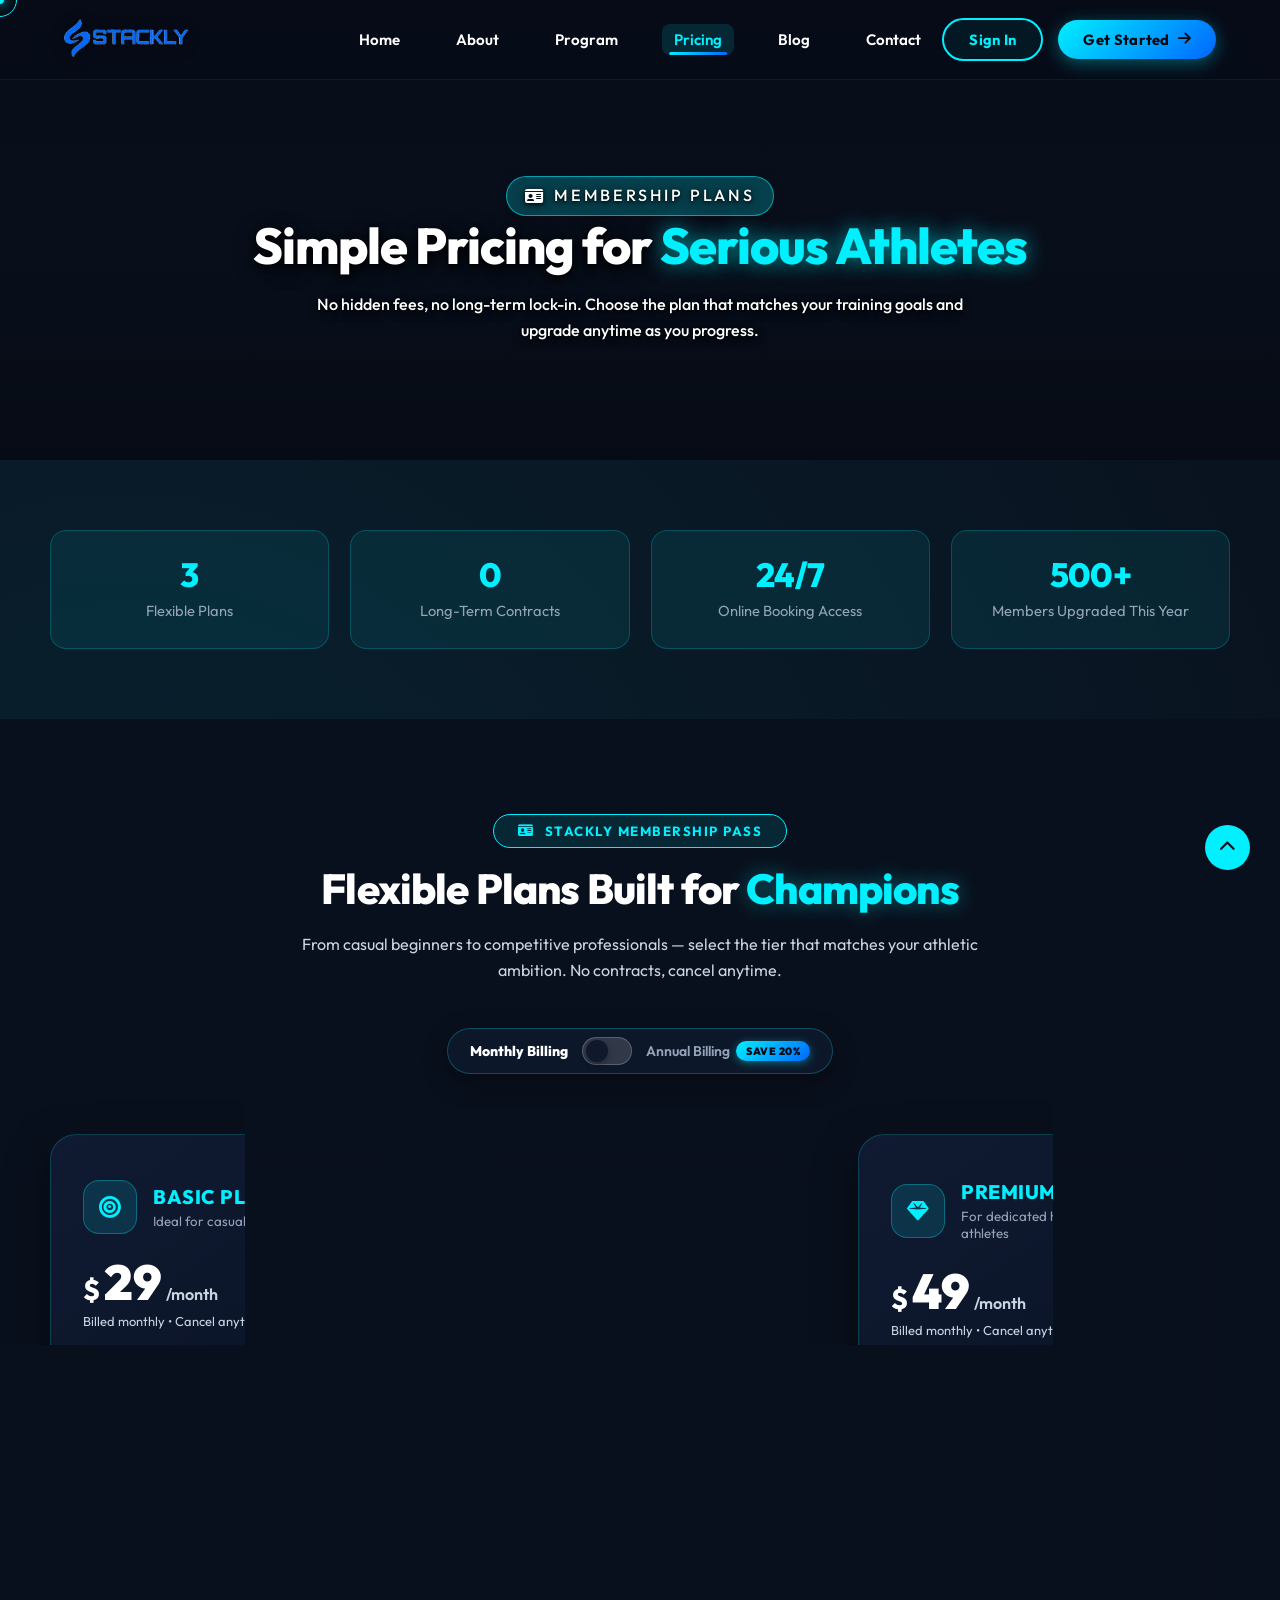
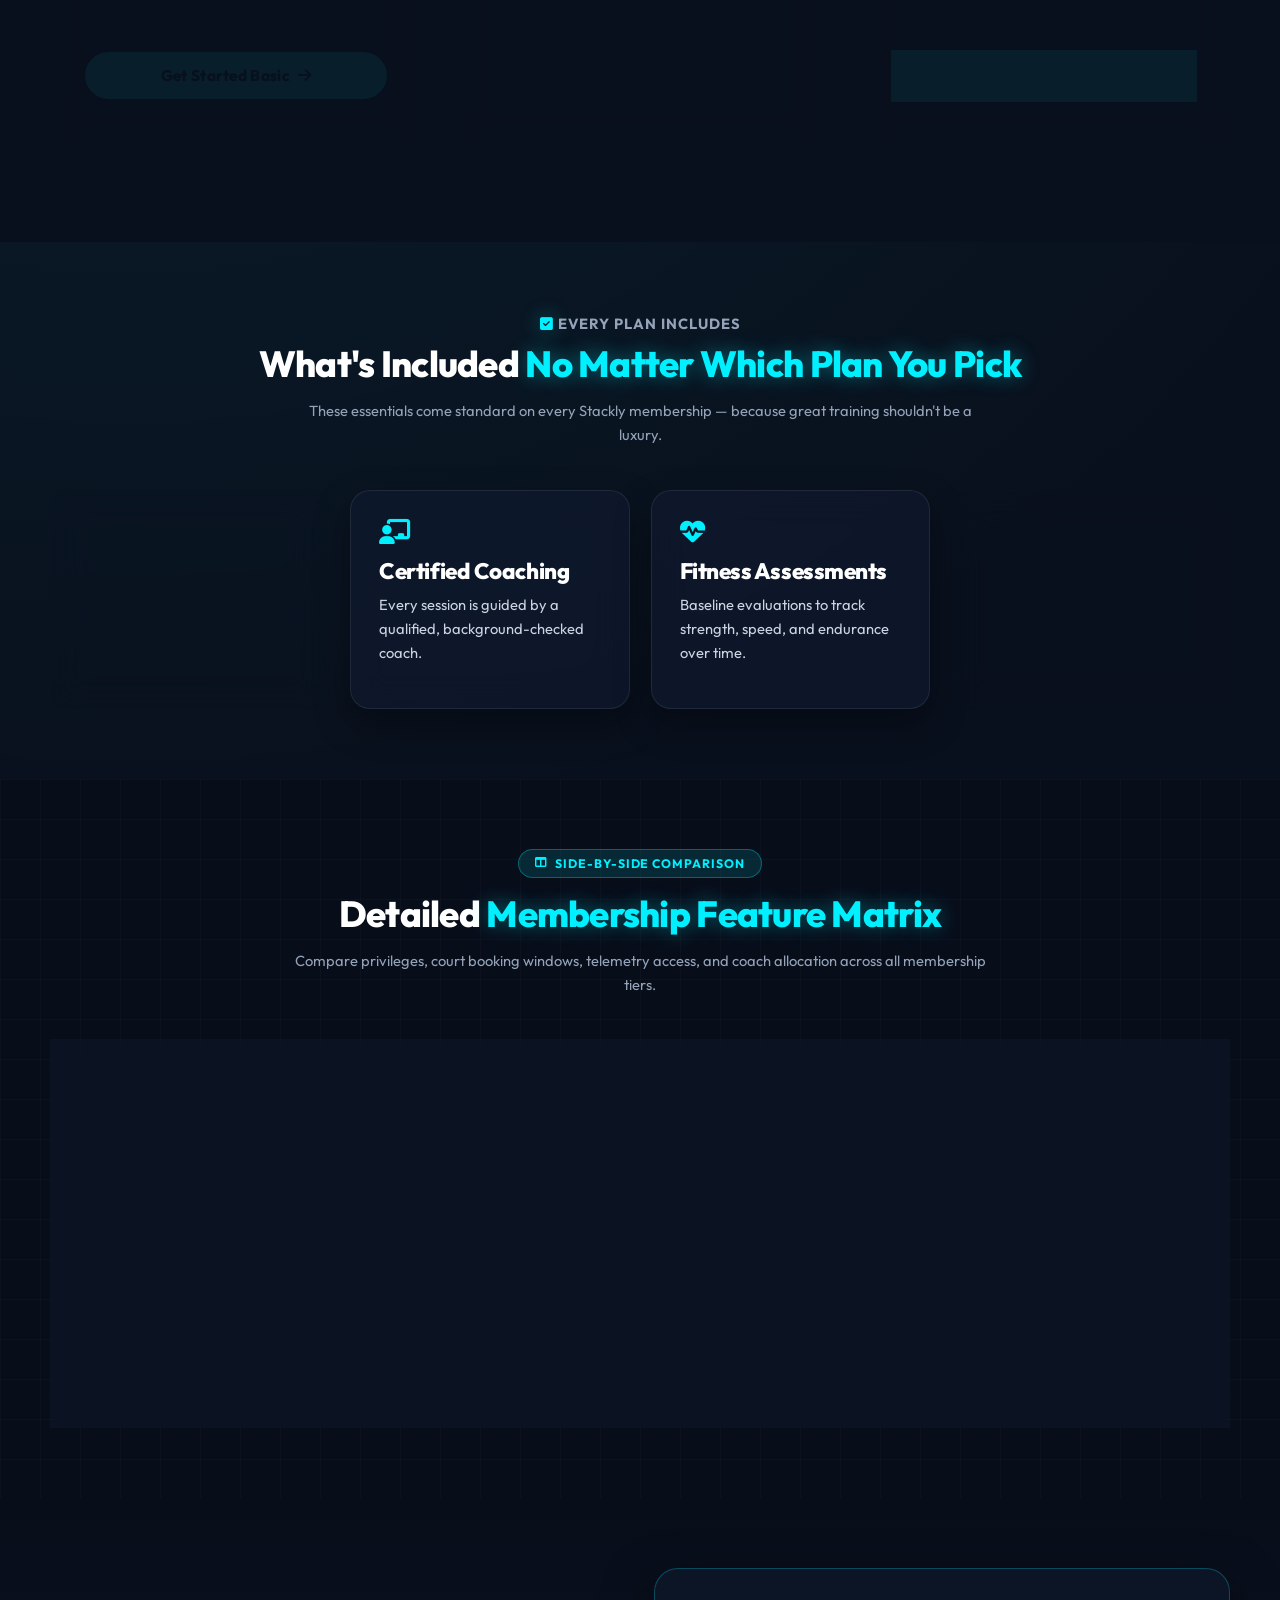
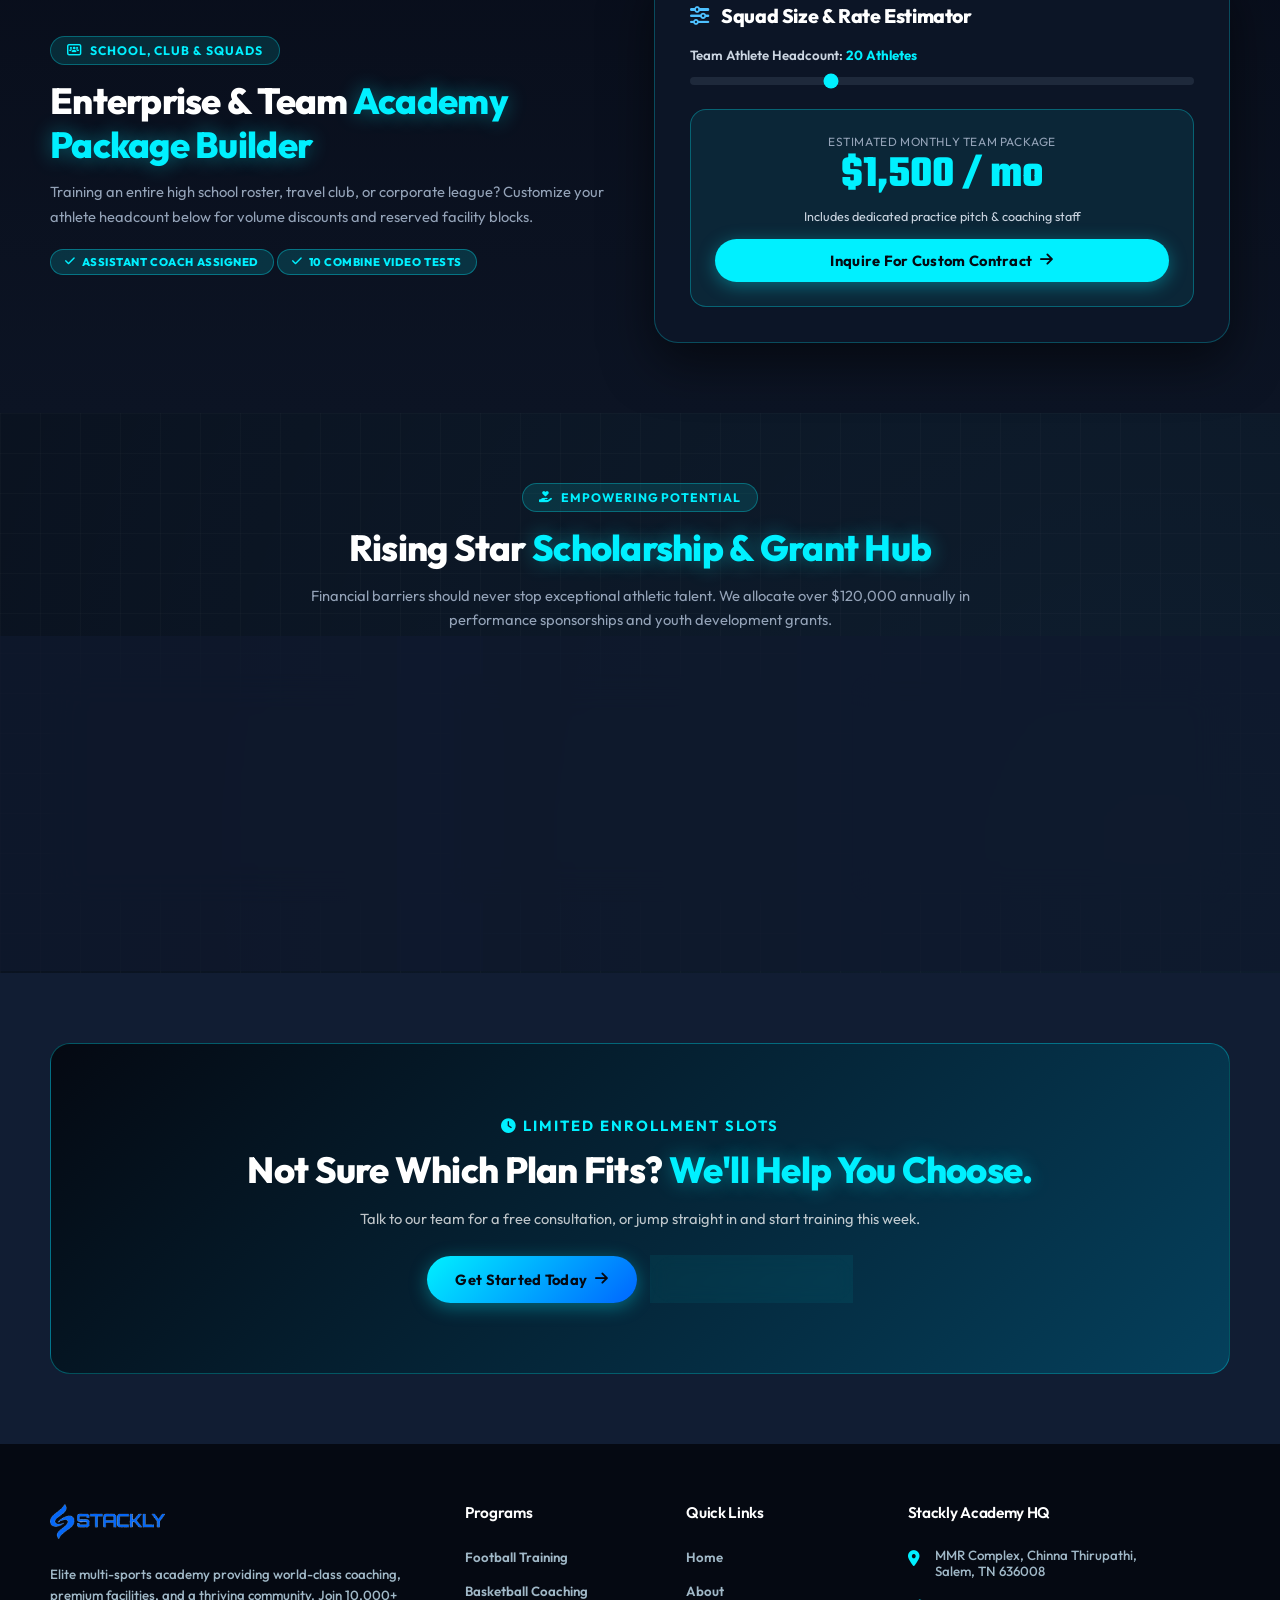
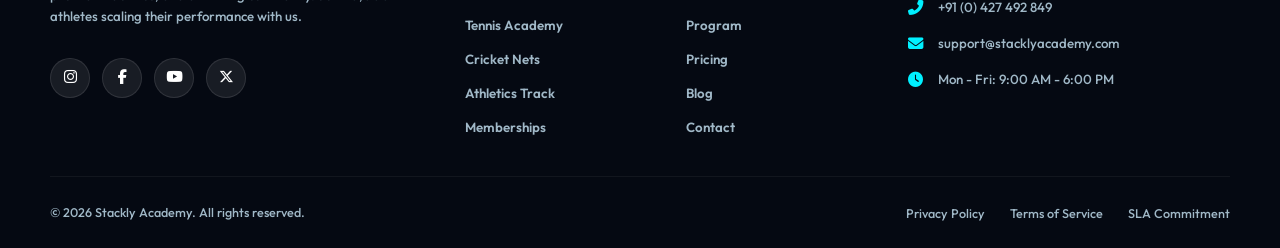
<file: pricing.html>
<!DOCTYPE html>
<html lang="en">
<head>
    <meta charset="UTF-8">
    <meta name="viewport" content="width=device-width, initial-scale=1.0">
    <title>Membership Plans | Stackly Sports Academy</title>
    <link rel="icon" type="image/webp" href="assets/stacklylogo-transparent.webp">
    <link rel="stylesheet" href="style.css">
    <link rel="stylesheet" href="https://cdnjs.cloudflare.com/ajax/libs/font-awesome/6.5.1/css/all.min.css">
    <style>
        .membership-section {
            background: var(--bg-dark);
            padding: 95px 20px;
            position: relative;
            overflow: visible !important;
            color: var(--text-light);
        }
        .membership-badge {
            display: inline-flex;
            align-items: center;
            gap: 10px;
            background: rgba(0, 240, 255, 0.1);
            border: 1.5px solid var(--accent);
            color: var(--accent);
            padding: 8px 24px;
            border-radius: 50px;
            font-size: 0.95rem;
            font-weight: 700;
            letter-spacing: 1.5px;
            text-transform: uppercase;
        }
        .membership-title {
            color: #ffffff !important;
            font-size: 3rem;
            margin-top: 16px;
            font-weight: 800;
        }
        .membership-subtext {
            color: #cbd5e1;
            max-width: 680px;
            margin: 18px auto 35px;
            font-size: 1.15rem;
            line-height: 1.6;
        }
        .billing-toggle-wrapper {
            display: inline-flex;
            align-items: center;
            justify-content: center;
            gap: 14px;
            background: rgba(15, 25, 45, 0.85);
            border: 1.5px solid rgba(0, 240, 255, 0.25);
            padding: 8px 22px;
            border-radius: 50px;
            margin-top: 10px;
            box-shadow: 0 8px 25px rgba(0,0,0,0.4);
            max-width: 100%;
        }
        .billing-label {
            font-weight: 600;
            font-size: 1rem;
            color: #94a3b8;
            transition: color 0.3s;
            cursor: pointer;
            white-space: nowrap;
            display: inline-flex;
            align-items: center;
        }
        .billing-label.active {
            color: #ffffff;
            font-weight: 800;
        }
        .discount-chip {
            background: linear-gradient(135deg, var(--accent) 0%, var(--accent-blue) 100%);
            color: #050912;
            padding: 3px 10px;
            border-radius: 20px;
            font-size: 0.75rem;
            font-weight: 900;
            margin-left: 6px;
            letter-spacing: 0.5px;
            white-space: nowrap;
            display: inline-block;
            box-shadow: 0 2px 8px rgba(0, 240, 255, 0.4);
        }
        .billing-switch {
            width: 50px;
            height: 28px;
            background: rgba(255, 255, 255, 0.15);
            border-radius: 30px;
            border: 1px solid rgba(255, 255, 255, 0.2);
            cursor: pointer;
            position: relative;
            transition: background 0.3s;
            padding: 3px;
            flex-shrink: 0;
            display: flex;
            align-items: center;
        }
        .billing-switch.active {
            background: var(--accent-blue);
        }
        .switch-ball {
            display: block;
            width: 22px;
            height: 22px;
            background: var(--bg-card);
            border-radius: 50%;
            transition: transform 0.3s cubic-bezier(0.34, 1.56, 0.64, 1);
            box-shadow: 0 2px 6px rgba(0,0,0,0.35);
            pointer-events: none;
        }
        .billing-switch.active .switch-ball {
            transform: translateX(22px);
            background: var(--accent);
        }
        .pricing-grid {
            display: grid;
            grid-template-columns: repeat(3, 1fr);
            gap: 32px;
            margin-top: 60px;
            align-items: stretch;
        }
        .membership-card {
            background: linear-gradient(145deg, rgba(16, 28, 52, 0.95) 0%, rgba(8, 15, 28, 0.98) 100%);
            border: 1.5px solid rgba(0, 240, 255, 0.2);
            border-radius: 26px;
            padding: 45px 32px;
            display: flex;
            flex-direction: column;
            position: relative;
            box-shadow: 0 16px 40px rgba(0, 0, 0, 0.5);
            backdrop-filter: blur(16px);
            transition: transform 0.4s cubic-bezier(0.25, 1, 0.5, 1), box-shadow 0.4s, border-color 0.4s;
            color: #ffffff;
        }
        .membership-card:hover {
            transform: translateY(-10px);
            border-color: #00f0ff;
            box-shadow: 0 25px 50px rgba(0, 0, 0, 0.6), 0 0 30px rgba(0, 240, 255, 0.3);
        }
        .membership-card .plan-title {
            color: var(--accent);
        }
        .membership-card .plan-tagline {
            color: #94a3b8;
        }
        .membership-card .price-currency,
        .membership-card .price-amount {
            color: #ffffff;
        }
        .membership-card .price-period,
        .membership-card .price-subtext,
        .membership-card .features-label {
            color: #cbd5e1;
        }
        .membership-card .card-divider {
            background: rgba(255, 255, 255, 0.1);
        }
        .membership-card .features-list li {
            color: #cbd5e1;
        }
        .popular-card {
            background: linear-gradient(145deg, #032e42 0%, #011e2d 100%);
            border: 2.5px solid var(--accent);
            box-shadow: 0 20px 45px rgba(3, 46, 66, 0.35), 0 0 25px rgba(0, 240, 255, 0.2);
            transform: scale(1.04);
            padding-top: 55px;
            color: #ffffff;
        }
        .popular-card:hover {
            transform: scale(1.06) translateY(-10px);
            box-shadow: 0 28px 55px rgba(3, 46, 66, 0.45), 0 0 40px rgba(0, 240, 255, 0.35);
        }
        .popular-card .plan-title {
            color: var(--accent);
        }
        .popular-card .plan-tagline {
            color: #a0b8c7;
        }
        .popular-card .price-currency,
        .popular-card .price-amount {
            color: #ffffff;
        }
        .popular-card .price-period,
        .popular-card .price-subtext,
        .popular-card .features-label {
            color: #a0b8c7;
        }
        .popular-card .card-divider {
            background: rgba(255, 255, 255, 0.12);
        }
        .popular-card .features-list li {
            color: #f1f5f9;
        }
        .popular-ribbon {
            position: absolute;
            top: -20px;
            left: 50%;
            transform: translateX(-50%);
            background: linear-gradient(135deg, var(--accent) 0%, #00d2ff 100%);
            color: #ffffff;
            padding: 9px 26px;
            border-radius: 50px;
            font-size: 0.88rem;
            font-weight: 900;
            letter-spacing: 1px;
            white-space: nowrap;
            box-shadow: 0 8px 25px rgba(0, 240, 255, 0.45);
            display: flex;
            align-items: center;
            gap: 8px;
            z-index: 10;
        }
        .card-header {
            display: flex;
            align-items: center;
            gap: 16px;
            margin-bottom: 24px;
        }
        .plan-icon-wrap {
            width: 54px;
            height: 54px;
            background: rgba(0, 240, 255, 0.12);
            border: 1px solid rgba(0, 240, 255, 0.3);
            border-radius: 16px;
            display: flex;
            align-items: center;
            justify-content: center;
            color: var(--accent);
            font-size: 1.55rem;
            flex-shrink: 0;
        }
        .popular-icon {
            background: linear-gradient(135deg, var(--accent) 0%, var(--accent-blue) 100%);
            color: #050912;
        }
        .plan-title {
            font-size: 1.4rem;
            font-weight: 800;
            letter-spacing: 0.5px;
            margin: 0 0 4px;
        }
        .plan-tagline {
            font-size: 0.95rem;
            margin: 0;
            line-height: 1.3;
        }
        .price-display {
            display: flex;
            align-items: baseline;
            gap: 4px;
            margin-bottom: 6px;
        }
        .price-currency {
            font-size: 2rem;
            font-weight: 800;
        }
        .price-amount {
            font-size: 3.5rem;
            font-weight: 900;
            line-height: 1;
            transition: opacity 0.2s ease;
        }
        .price-period {
            font-size: 1.15rem;
            font-weight: 600;
        }
        .price-subtext {
            font-size: 0.92rem;
            margin-bottom: 22px;
        }
        .card-divider {
            height: 1px;
            margin-bottom: 24px;
        }
        .features-label {
            font-size: 0.85rem;
            font-weight: 800;
            letter-spacing: 1px;
            margin-bottom: 18px;
            text-transform: uppercase;
        }
        .features-list {
            list-style: none;
            padding: 0;
            margin: 0 0 35px;
            display: flex;
            flex-direction: column;
            gap: 15px;
        }
        .features-list li {
            display: flex;
            align-items: center;
            gap: 12px;
            font-size: 1.05rem;
            line-height: 1.4;
        }
        .features-list li.disabled {
            opacity: 0.45;
        }
        .check-icon {
            color: var(--accent);
            font-size: 1.25rem;
            flex-shrink: 0;
        }
        .x-icon {
            color: #ff6b6b;
            font-size: 1.25rem;
            flex-shrink: 0;
        }
        .plan-btn {
            width: 100%;
            margin-top: auto;
            padding: 14px 24px;
            font-size: 1.1rem;
            border-radius: 50px;
            text-align: center;
            justify-content: center;
        }
        .glow-btn {
            box-shadow: 0 6px 20px rgba(0, 240, 255, 0.35);
        }
        .glow-btn:hover {
            box-shadow: 0 10px 30px rgba(0, 240, 255, 0.55);
        }
        @media (max-width: 992px) {
            .pricing-grid {
                grid-template-columns: 1fr;
                gap: 45px;
            }
            .popular-card {
                transform: none;
            }
            .popular-card:hover {
                transform: translateY(-8px);
            }
        }
        @media (max-width: 576px) {
            .billing-toggle-wrapper {
                padding: 6px 14px;
                gap: 8px;
                max-width: 100%;
                justify-content: center;
            }
            .billing-label {
                font-size: 0.85rem;
            }
            .discount-chip {
                font-size: 0.65rem;
                padding: 2px 7px;
                margin-left: 3px;
            }
            .billing-switch {
                width: 44px;
                height: 24px;
                padding: 2px;
            }
            .switch-ball {
                width: 20px;
                height: 20px;
            }
            .billing-switch.active .switch-ball {
                transform: translateX(20px);
            }
        }
    </style>
</head>
<body>
<div class="page-wrapper">
    <nav class="navbar">
        <a href="index.html" class="nav-logo">
            <img src="assets/stacklylogo-transparent.webp" alt="Stackly Logo">
        </a>
        <div class="menu-toggle"><i class="fas fa-bars"></i></div>
        <div class="nav-links">
            <div class="mobile-menu-header">
                <img src="assets/stacklylogo-transparent.webp" alt="Stackly Logo">
                <button class="mobile-close-btn"><i class="fas fa-times"></i></button>
            </div>
            <a href="index.html">Home</a>
            <a href="about.html">About</a>
            <a href="program.html">Program</a>
            <a href="pricing.html" class="active">Pricing</a>
            <a href="blog.html">Blog</a>
            <a href="contact.html">Contact</a>
            <div class="mobile-auth-wrapper" data-auth-nav>
                <a href="signin.html" class="btn btn-outline">Sign In</a>
                <a href="signup.html" class="btn btn-primary">Get Started</a>
            </div>
        </div>
        <div class="nav-auth-buttons" data-auth-nav style="display: flex; gap: 15px; margin-left: auto; align-items: center;">
            <a href="signin.html" class="btn btn-outline" style="padding: 10px 25px; font-size: 1.05rem;">Sign In</a>
            <a href="signup.html" class="btn btn-primary" style="padding: 10px 25px; font-size: 1.05rem;">Get Started <i class="fas fa-arrow-right"></i></a>
        </div>
    </nav>
    <header class="page-hero">
        <video class="page-hero__video" src="video/cricket.mp4" autoplay loop muted playsinline></video>
        <div class="page-hero__overlay"></div>
        <div class="page-hero__inner">
            <p class="page-hero__eyebrow anim-slide-left del-100"><i class="fas fa-id-card"></i> Membership Plans</p>
            <h1 class="anim-zoom-in del-200">Simple Pricing for <span class="highlight">Serious Athletes</span></h1>
            <p class="anim-fade-up del-300">No hidden fees, no long-term lock-in. Choose the plan that matches your training goals and upgrade anytime as you progress.</p>
        </div>
    </header>
    <section class="content-section">
        <div class="container">
            <div class="grid grid-4 gap-3">
                <div class="stat-chip anim-zoom-in del-100 hover-lift">
                    <h3>3</h3>
                    <p style="margin: 0;">Flexible Plans</p>
                </div>
                <div class="stat-chip anim-zoom-in del-200 hover-lift">
                    <h3>0</h3>
                    <p style="margin: 0;">Long-Term Contracts</p>
                </div>
                <div class="stat-chip anim-zoom-in del-300 hover-lift">
                    <h3>24/7</h3>
                    <p style="margin: 0;">Online Booking Access</p>
                </div>
                <div class="stat-chip anim-zoom-in del-400 hover-lift">
                    <h3>500+</h3>
                    <p style="margin: 0;">Members Upgraded This Year</p>
                </div>
            </div>
        </div>
    </section>
    <section class="membership-section" id="membership-plans">
        <div class="container">
            <div class="section-header section-header-center anim-fade-up">
                <span class="membership-badge">
                    <i class="fas fa-id-card"></i> Stackly Membership Pass
                </span>
                <h2 class="membership-title" style="color: #032e42;">
                    Flexible Plans Built for <span class="highlight">Champions</span>
                </h2>
                <p class="membership-subtext">
                    From casual beginners to competitive professionals — select the tier that matches your athletic ambition. No contracts, cancel anytime.
                </p>
                <div class="billing-toggle-wrapper">
                    <span class="billing-label active" id="label-monthly">Monthly Billing</span>
                    <button class="billing-switch" id="billingSwitch" aria-label="Toggle Billing Cycle">
                        <span class="switch-ball"></span>
                    </button>
                    <span class="billing-label" id="label-annual">
                        Annual Billing <span class="discount-chip">SAVE 20%</span>
                    </span>
                </div>
            </div>
            <div class="pricing-grid">
                <div class="membership-card anim-fade-up del-100">
                    <div class="card-header">
                        <div class="plan-icon-wrap">
                            <i class="fas fa-bullseye"></i>
                        </div>
                        <div class="plan-info">
                            <h3 class="plan-title">BASIC PLAN</h3>
                            <p class="plan-tagline">Ideal for casual practice & beginners</p>
                        </div>
                    </div>
                    <div class="price-display">
                        <span class="price-currency">$</span>
                        <span class="price-amount" data-monthly="29" data-annual="23">29</span>
                        <span class="price-period">/month</span>
                    </div>
                    <div class="price-subtext" id="basic-subtext">Billed monthly • Cancel anytime</div>
                    <div class="card-divider"></div>
                    <h4 class="features-label">INCLUDED ATHLETIC PRIVILEGES:</h4>
                    <ul class="features-list">
                        <li><i class="fas fa-circle-check check-icon"></i> <span>Access to All Standard Fields</span></li>
                        <li><i class="fas fa-circle-check check-icon"></i> <span>Free Basic Equipment Rentals</span></li>
                        <li><i class="fas fa-circle-check check-icon"></i> <span>Member-Only Social Matches</span></li>
                        <li><i class="fas fa-circle-check check-icon"></i> <span>Weekend Open Practice Sessions</span></li>
                        <li class="disabled"><i class="fas fa-circle-xmark x-icon"></i> <span>1-on-1 Personal Coaching</span></li>
                        <li class="disabled"><i class="fas fa-circle-xmark x-icon"></i> <span>Priority Event & Tournament Entry</span></li>
                    </ul>
                    <a href="404.html" class="btn btn-outline plan-btn" style="border-color: var(--bg-dark); color: var(--bg-dark);">
                        Get Started Basic <i class="fas fa-arrow-right"></i>
                    </a>
                </div>
                <div class="membership-card popular-card anim-zoom-in del-200">
                    <div class="popular-ribbon">
                        <i class="fas fa-fire"></i> MOST POPULAR — BEST VALUE
                    </div>
                    <div class="card-header">
                        <div class="plan-icon-wrap popular-icon">
                            <i class="fas fa-award"></i>
                        </div>
                        <div class="plan-info">
                            <h3 class="plan-title">STANDARD PLAN</h3>
                            <p class="plan-tagline">Designed for active & regular athletes</p>
                        </div>
                    </div>
                    <div class="price-display">
                        <span class="price-currency highlight">$</span>
                        <span class="price-amount highlight" data-monthly="39" data-annual="31">39</span>
                        <span class="price-period">/month</span>
                    </div>
                    <div class="price-subtext" id="standard-subtext">Billed monthly • Cancel anytime</div>
                    <div class="card-divider"></div>
                    <h4 class="features-label">INCLUDED ATHLETIC PRIVILEGES:</h4>
                    <ul class="features-list">
                        <li><i class="fas fa-circle-check check-icon"></i> <span>Access to All Elite Courts & Arenas</span></li>
                        <li><i class="fas fa-circle-check check-icon"></i> <span>Free Pro Equipment Rentals</span></li>
                        <li><i class="fas fa-circle-check check-icon"></i> <span>Member-Only Tournaments & Leagues</span></li>
                        <li><i class="fas fa-circle-check check-icon"></i> <span>Weekly Strategy & Tactical Sessions</span></li>
                        <li><i class="fas fa-circle-check check-icon"></i> <span>Switch Sports Programs Anytime</span></li>
                        <li class="disabled"><i class="fas fa-circle-xmark x-icon"></i> <span>Daily 1-on-1 Intensive Coaching</span></li>
                    </ul>
                    <a href="404.html" class="btn btn-primary plan-btn glow-btn">
                        Claim Standard Plan <i class="fas fa-bolt"></i>
                    </a>
                </div>
                <div class="membership-card anim-fade-up del-300">
                    <div class="card-header">
                        <div class="plan-icon-wrap">
                            <i class="fas fa-gem"></i>
                        </div>
                        <div class="plan-info">
                            <h3 class="plan-title">PREMIUM PLAN</h3>
                            <p class="plan-tagline">For dedicated high-performance athletes</p>
                        </div>
                    </div>
                    <div class="price-display">
                        <span class="price-currency">$</span>
                        <span class="price-amount" data-monthly="49" data-annual="39">49</span>
                        <span class="price-period">/month</span>
                    </div>
                    <div class="price-subtext" id="premium-subtext">Billed monthly • Cancel anytime</div>
                    <div class="card-divider"></div>
                    <h4 class="features-label">INCLUDED ATHLETIC PRIVILEGES:</h4>
                    <ul class="features-list">
                        <li><i class="fas fa-circle-check check-icon"></i> <span>Unlimited 24/7 Access to All Facilities</span></li>
                        <li><i class="fas fa-circle-check check-icon"></i> <span>1-on-1 Dedicated Personal Coaching</span></li>
                        <li><i class="fas fa-circle-check check-icon"></i> <span>Priority Championship Registration</span></li>
                        <li><i class="fas fa-circle-check check-icon"></i> <span>Daily Intensive Practice Sessions</span></li>
                        <li><i class="fas fa-circle-check check-icon"></i> <span>Switch Sports Programs Anytime</span></li>
                        <li><i class="fas fa-circle-check check-icon"></i> <span>Full Performance Analytics & Tracking</span></li>
                    </ul>
                    <a href="404.html" class="btn btn-outline plan-btn" style="border-color: var(--bg-dark); color: var(--bg-dark);">
                        Get Premium VIP <i class="fas fa-crown"></i>
                    </a>
                </div>
            </div>
        </div>
    </section>
    <section class="content-section">
        <div class="container">
            <div class="section-header section-header-center anim-fade-up">
                <p style="text-transform: uppercase; letter-spacing: 1px; font-weight: bold; margin-bottom: 5px;"><i class="fas fa-square-check highlight"></i> Every Plan Includes</p>
                <h2>What's Included <span class="highlight">No Matter Which Plan You Pick</span></h2>
                <p style="max-width: 700px; margin: 0 auto;">These essentials come standard on every Stackly membership — because great training shouldn't be a luxury.</p>
            </div>
            <div class="grid grid-4 gap-3">
                <div class="feature-tile anim-fade-up del-100 hover-lift hover-shine">
                    <i class="fas fa-door-open"></i>
                    <h3>Facility Access</h3>
                    <p>Entry to fields, courts, and tracks across all six sports programs.</p>
                </div>
                <div class="feature-tile anim-fade-up del-200 hover-lift hover-shine">
                    <i class="fas fa-chalkboard-user"></i>
                    <h3>Certified Coaching</h3>
                    <p>Every session is guided by a qualified, background-checked coach.</p>
                </div>
                <div class="feature-tile anim-fade-up del-300 hover-lift hover-shine">
                    <i class="fas fa-heart-pulse"></i>
                    <h3>Fitness Assessments</h3>
                    <p>Baseline evaluations to track strength, speed, and endurance over time.</p>
                </div>
                <div class="feature-tile anim-fade-up del-400 hover-lift hover-shine">
                    <i class="fas fa-calendar-days"></i>
                    <h3>Community Events</h3>
                    <p>Invitations to member socials, watch parties, and skills clinics.</p>
                </div>
            </div>
        </div>
    </section>
    <!-- NEW SECTION 1: Comprehensive Tier Comparison Matrix -->
    <section class="content-section athletic-bg-grid" style="background: #080d1a;">
        <div class="container">
            <div class="section-header section-header-center anim-fade-up">
                <span class="section-eyebrow"><i class="fas fa-table-columns"></i> Side-by-Side Comparison</span>
                <h2>Detailed <span class="highlight">Membership Feature Matrix</span></h2>
                <p style="max-width: 720px; margin: 0 auto;">Compare privileges, court booking windows, telemetry access, and coach allocation across all membership tiers.</p>
            </div>

            <div class="matrix-table-wrapper anim-fade-up del-100">
                <table class="matrix-table">
                    <thead>
                        <tr>
                            <th style="width: 40%;">Privilege / Feature</th>
                            <th style="width: 20%; text-align: center;">Basic ($29)</th>
                            <th style="width: 20%; text-align: center; color: var(--accent);">Standard ($39)</th>
                            <th style="width: 20%; text-align: center; color: var(--accent-secondary);">Premium ($49)</th>
                        </tr>
                    </thead>
                    <tbody>
                        <tr>
                            <td style="color: #fff; font-weight: 600;">Access to Standard Fields & Track</td>
                            <td style="text-align: center;"><i class="fas fa-check-circle matrix-check"></i></td>
                            <td style="text-align: center;"><i class="fas fa-check-circle matrix-check"></i></td>
                            <td style="text-align: center;"><i class="fas fa-check-circle matrix-check"></i></td>
                        </tr>
                        <tr>
                            <td style="color: #fff; font-weight: 600;">Indoor Hardwood & Turf Arena Booking</td>
                            <td style="text-align: center; color: var(--text-muted);">Off-Peak Only</td>
                            <td style="text-align: center;"><i class="fas fa-check-circle matrix-check"></i> Full Access</td>
                            <td style="text-align: center;"><i class="fas fa-check-circle matrix-check"></i> 24/7 Unlimited</td>
                        </tr>
                        <tr>
                            <td style="color: #fff; font-weight: 600;">Advance Booking Window</td>
                            <td style="text-align: center; color: #cbd5e1;">48 Hours</td>
                            <td style="text-align: center; color: var(--accent); font-weight: 700;">7 Days</td>
                            <td style="text-align: center; color: var(--accent-secondary); font-weight: 700;">14 Days Priority</td>
                        </tr>
                        <tr>
                            <td style="color: #fff; font-weight: 600;">Biometric Sensor & Speed Laser Timing</td>
                            <td style="text-align: center;"><i class="fas fa-times-circle matrix-cross"></i></td>
                            <td style="text-align: center; color: #cbd5e1;">Monthly Check</td>
                            <td style="text-align: center;"><i class="fas fa-check-circle matrix-check"></i> Weekly Video Lab</td>
                        </tr>
                        <tr>
                            <td style="color: #fff; font-weight: 600;">Hydrotherapy Plunge & Cryo Access</td>
                            <td style="text-align: center;"><i class="fas fa-times-circle matrix-cross"></i></td>
                            <td style="text-align: center; color: #cbd5e1;">2 Passes / Mo</td>
                            <td style="text-align: center;"><i class="fas fa-check-circle matrix-check"></i> Unlimited Recovery</td>
                        </tr>
                        <tr>
                            <td style="color: #fff; font-weight: 600;">1-on-1 Dedicated Head Coach Session</td>
                            <td style="text-align: center;"><i class="fas fa-times-circle matrix-cross"></i></td>
                            <td style="text-align: center;"><i class="fas fa-times-circle matrix-cross"></i></td>
                            <td style="text-align: center;"><i class="fas fa-check-circle matrix-check"></i> 2 Sessions / Mo</td>
                        </tr>
                    </tbody>
                </table>
            </div>
        </div>
    </section>

    <!-- NEW SECTION 2: Custom Team & Enterprise Academy Package Builder -->
    <section class="content-section" style="background: linear-gradient(180deg, #080d1a 0%, #0c1424 100%);">
        <div class="container">
            <div class="grid grid-2 gap-4 align-center">
                <div class="anim-slide-left">
                    <span class="section-eyebrow"><i class="fas fa-users-rectangle"></i> School, Club & Squads</span>
                    <h2>Enterprise & Team <span class="highlight-cyan">Academy Package Builder</span></h2>
                    <p>Training an entire high school roster, travel club, or corporate league? Customize your athlete headcount below for volume discounts and reserved facility blocks.</p>
                    <div style="margin-top: 20px;" id="team-perks-list">
                        <span class="sports-badge sports-badge-volt"><i class="fas fa-check"></i> Assistant Coach Assigned</span>
                        <span class="sports-badge sports-badge-cyan"><i class="fas fa-check"></i> 10 Combine Video Tests</span>
                    </div>
                </div>

                <div class="calc-card-container anim-slide-right">
                    <h3 style="color: #fff; margin-bottom: 20px; font-size: 1.4rem;"><i class="fas fa-sliders" style="color: var(--accent-secondary); margin-right: 8px;"></i> Squad Size & Rate Estimator</h3>
                    
                    <div class="calc-field-group">
                        <label for="team-athletes-slider">Team Athlete Headcount: <span id="team-athletes-count" style="color: var(--accent); font-weight: 700;">20 Athletes</span></label>
                        <input type="range" min="5" max="60" step="5" value="20" class="calc-range-slider" id="team-athletes-slider">
                    </div>

                    <div class="calc-result-box">
                        <div style="font-size: 0.85rem; text-transform: uppercase; letter-spacing: 0.05em; color: var(--text-muted); margin-bottom: 4px;">Estimated Monthly Team Package</div>
                        <div id="team-price-est" style="font-family: var(--font-display); font-size: 3.2rem; font-weight: 700; color: var(--accent); line-height: 1;">$1,500 / mo</div>
                        <div style="margin-top: 10px; font-size: 0.9rem; color: #cbd5e1;">Includes dedicated practice pitch & coaching staff</div>
                        <a href="404.html" class="btn btn-cyan" style="width: 100%; margin-top: 15px;">Inquire For Custom Contract <i class="fas fa-arrow-right"></i></a>
                    </div>
                </div>
            </div>
        </div>
    </section>

    <!-- NEW SECTION 3: Rising Star Athlete Scholarship & Grant Hub -->
    <section class="content-section athletic-bg-grid">
        <div class="container">
            <div class="section-header section-header-center anim-fade-up">
                <span class="section-eyebrow"><i class="fas fa-hand-holding-heart"></i> Empowering Potential</span>
                <h2>Rising Star <span class="highlight">Scholarship & Grant Hub</span></h2>
                <p style="max-width: 720px; margin: 0 auto;">Financial barriers should never stop exceptional athletic talent. We allocate over $120,000 annually in performance sponsorships and youth development grants.</p>
            </div>

            <div class="grid grid-3 gap-3">
                <div class="sports-glass-card anim-slide-left del-100">
                    <span class="sports-badge sports-badge-volt" style="margin-bottom: 12px;">Full Ride Merit</span>
                    <h3 style="color: #fff; font-size: 1.3rem;">Elite Prospect Grant</h3>
                    <p style="color: var(--text-muted); font-size: 0.92rem;">100% tuition coverage including equipment stipend, combine testing, travel tournament fees, and NCAA recruitment guidance.</p>
                    <div style="color: var(--accent); font-size: 0.88rem; font-weight: 700;"><i class="fas fa-circle-check"></i> Minimum Top 10% Combine Rank</div>
                </div>

                <div class="sports-glass-card cyan-glow anim-fade-up del-200">
                    <span class="sports-badge sports-badge-cyan" style="margin-bottom: 12px;">Youth Initiative</span>
                    <h3 style="color: #fff; font-size: 1.3rem;">Community Grassroots Access</h3>
                    <p style="color: var(--text-muted); font-size: 0.92rem;">Subsidized 75% fee relief for promising youth athletes aged 8-16 with passion for sport and strong academic attendance.</p>
                    <div style="color: var(--accent-secondary); font-size: 0.88rem; font-weight: 700;"><i class="fas fa-circle-check"></i> School Verification Required</div>
                </div>

                <div class="sports-glass-card anim-slide-right del-300">
                    <span class="sports-badge sports-badge-pulse" style="margin-bottom: 12px;">Injury Recovery</span>
                    <h3 style="color: #fff; font-size: 1.3rem;">Comeback Athlete Sponsorship</h3>
                    <p style="color: var(--text-muted); font-size: 0.92rem;">Specialized physical therapy, cryotherapy, and return-to-play training grants for injured competitive athletes.</p>
                    <div style="color: var(--accent-crimson); font-size: 0.88rem; font-weight: 700;"><i class="fas fa-circle-check"></i> Sports Physician Referral</div>
                </div>
            </div>
        </div>
    </section>

    <section class="content-section alt bg-light-section">
        <div class="container">
            <div class="event-banner anim-zoom-in">
                <p style="text-transform: uppercase; letter-spacing: 2px; font-weight: bold; color: var(--accent); margin-bottom: 10px;"><i class="fas fa-clock"></i> Limited Enrollment Slots</p>
                <h2 style="font-size: 2.6rem; margin-bottom: 15px; color: #ffffff;">Not Sure Which Plan Fits? <span class="highlight" style="color: var(--accent);">We'll Help You Choose.</span></h2>
                <p style="max-width: 600px; margin: 0 auto 25px; color: rgba(255,255,255,0.75);">Talk to our team for a free consultation, or jump straight in and start training this week.</p>
                <div class="d-flex justify-center gap-2" style="flex-wrap: wrap;">
                    <a href="404.html" class="btn btn-primary">Get Started Today <i class="fas fa-arrow-right"></i></a>
                    <a href="404.html" class="btn btn-outline">Talk to Our Team <i class="fas fa-arrow-right"></i></a>
                </div>
            </div>
        </div>
    </section>
    <footer>
    <div class="container" style="position: relative; z-index: 2;">
        <div class="grid grid-4 gap-4" style="padding-top: 60px; padding-bottom: 40px;">
            <div class="anim-slide-right del-100" style="display: flex; flex-direction: column;">
                <img src="assets/stacklylogo-transparent.webp" alt="Stackly" style="height: 35px; width: auto; margin-bottom: 25px; align-self: flex-start; object-fit: contain;">
                <p style="font-size: 0.95rem; line-height: 1.6; color: #a0b8c7; margin-bottom: 30px; font-weight: 500;">Elite multi-sports academy providing world-class coaching, premium facilities, and a thriving community. Join 10,000+ athletes scaling their performance with us.</p>
                <div class="footer-social">
                    <a href="404.html" aria-label="Instagram"><i class="fa-brands fa-instagram"></i></a>
                    <a href="404.html" aria-label="Facebook"><i class="fa-brands fa-facebook-f"></i></a>
                    <a href="404.html" aria-label="YouTube"><i class="fa-brands fa-youtube"></i></a>
                    <a href="404.html" aria-label="X Twitter"><i class="fa-brands fa-x-twitter"></i></a>
                </div>
            </div>
            <div class="anim-slide-right del-200">
                <h4 style="color: #fff; margin-bottom: 25px; font-size: 1.1rem; font-weight: 600;">Programs</h4>
                <ul style="list-style: none; padding: 0; margin: 0; display: flex; flex-direction: column; gap: 15px;">
                    <li><a href="404.html" style="color: #a0b8c7; font-weight: 600; font-size: 0.95rem; text-decoration: none; transition: color 0.3s;">Football Training</a></li>
                    <li><a href="404.html" style="color: #a0b8c7; font-weight: 600; font-size: 0.95rem; text-decoration: none; transition: color 0.3s;">Basketball Coaching</a></li>
                    <li><a href="404.html" style="color: #a0b8c7; font-weight: 600; font-size: 0.95rem; text-decoration: none; transition: color 0.3s;">Tennis Academy</a></li>
                    <li><a href="404.html" style="color: #a0b8c7; font-weight: 600; font-size: 0.95rem; text-decoration: none; transition: color 0.3s;">Cricket Nets</a></li>
                    <li><a href="404.html" style="color: #a0b8c7; font-weight: 600; font-size: 0.95rem; text-decoration: none; transition: color 0.3s;">Athletics Track</a></li>
                    <li><a href="404.html" style="color: #a0b8c7; font-weight: 600; font-size: 0.95rem; text-decoration: none; transition: color 0.3s;">Memberships</a></li>
                </ul>
            </div>
            <div class="anim-slide-right del-300">
                <h4 style="color: #fff; margin-bottom: 25px; font-size: 1.1rem; font-weight: 600;">Quick Links</h4>
                <ul style="list-style: none; padding: 0; margin: 0; display: flex; flex-direction: column; gap: 15px;">
                    <li><a href="index.html" style="color: #a0b8c7; font-weight: 600; font-size: 0.95rem; text-decoration: none; transition: color 0.3s;">Home</a></li>
                    <li><a href="about.html" style="color: #a0b8c7; font-weight: 600; font-size: 0.95rem; text-decoration: none; transition: color 0.3s;">About</a></li>
                    <li><a href="program.html" style="color: #a0b8c7; font-weight: 600; font-size: 0.95rem; text-decoration: none; transition: color 0.3s;">Program</a></li>
                    <li><a href="pricing.html" style="color: #a0b8c7; font-weight: 600; font-size: 0.95rem; text-decoration: none; transition: color 0.3s;">Pricing</a></li>
                    <li><a href="blog.html" style="color: #a0b8c7; font-weight: 600; font-size: 0.95rem; text-decoration: none; transition: color 0.3s;">Blog</a></li>
                    <li><a href="contact.html" style="color: #a0b8c7; font-weight: 600; font-size: 0.95rem; text-decoration: none; transition: color 0.3s;">Contact</a></li>
                </ul>
            </div>
            <div class="anim-slide-right del-400">
                <h4 style="color: #fff; margin-bottom: 25px; font-size: 1.1rem; font-weight: 600;">Stackly Academy HQ</h4>
                <ul style="list-style: none; padding: 0; margin: 0; display: flex; flex-direction: column; gap: 20px;">
                    <li style="display: flex; gap: 15px; align-items: flex-start; color: #a0b8c7; font-size: 0.95rem; font-weight: 500;">
                        <i class="fas fa-map-marker-alt" style="color: var(--accent); margin-top: 4px; font-size: 1.1rem;"></i>
                        <span>MMR Complex, Chinna Thirupathi,<br>Salem, TN 636008</span>
                    </li>
                    <li style="display: flex; gap: 15px; align-items: center; color: #a0b8c7; font-size: 0.95rem; font-weight: 500;">
                        <i class="fas fa-phone-alt" style="color: var(--accent); font-size: 1.1rem;"></i>
                        <span>+91 (0) 427 492 849</span>
                    </li>
                    <li style="display: flex; gap: 15px; align-items: center; color: #a0b8c7; font-size: 0.95rem; font-weight: 500;">
                        <i class="fas fa-envelope" style="color: var(--accent); font-size: 1.1rem;"></i>
                        <span>support@stacklyacademy.com</span>
                    </li>
                    <li style="display: flex; gap: 15px; align-items: center; color: #a0b8c7; font-size: 0.95rem; font-weight: 500;">
                        <i class="fas fa-clock" style="color: var(--accent); font-size: 1.1rem;"></i>
                        <span>Mon - Fri: 9:00 AM - 6:00 PM</span>
                    </li>
                </ul>
            </div>
        </div>
        <div style="border-top: 1px solid rgba(255,255,255,0.05); padding: 25px 0; display: flex; justify-content: space-between; align-items: center; flex-wrap: wrap; gap: 20px; position: relative;">
            <p style="color: #a0b8c7; font-size: 0.9rem; margin: 0; font-weight: 500;">&copy; 2026 Stackly Academy. All rights reserved.</p>
            <div style="display: flex; gap: 25px;">
                <a href="404.html" style="color: #a0b8c7; text-decoration: none; font-size: 0.9rem; font-weight: 500; transition: color 0.3s;">Privacy Policy</a>
                <a href="404.html" style="color: #a0b8c7; text-decoration: none; font-size: 0.9rem; font-weight: 500; transition: color 0.3s;">Terms of Service</a>
                <a href="404.html" style="color: #a0b8c7; text-decoration: none; font-size: 0.9rem; font-weight: 500; transition: color 0.3s;">SLA Commitment</a>
            </div>
            <a href="#" style="position: fixed; bottom: 30px; right: 30px; z-index: 9999; background-color: var(--accent); color: var(--bg-dark); width: 45px; height: 45px; border-radius: 50%; display: flex; align-items: center; justify-content: center; text-decoration: none; font-size: 1.2rem; transition: transform 0.3s;">
                <i class="fas fa-chevron-up"></i>
            </a>
        </div>
    </div>
</footer>
    <script src="script.js"></script>
    <script>
    document.addEventListener('DOMContentLoaded', function() {
        const switchBtn = document.getElementById('billingSwitch');
        const labelMonthly = document.getElementById('label-monthly');
        const labelAnnual = document.getElementById('label-annual');
        const priceAmounts = document.querySelectorAll('.price-amount');
        const subtexts = [
            document.getElementById('basic-subtext'),
            document.getElementById('standard-subtext'),
            document.getElementById('premium-subtext')
        ];
        function toggleBilling() {
            const isAnnual = switchBtn.classList.toggle('active');
            if (isAnnual) {
                labelMonthly.classList.remove('active');
                labelAnnual.classList.add('active');
            } else {
                labelAnnual.classList.remove('active');
                labelMonthly.classList.add('active');
            }
            priceAmounts.forEach(el => {
                const newVal = isAnnual ? el.getAttribute('data-annual') : el.getAttribute('data-monthly');
                el.style.opacity = '0';
                setTimeout(() => {
                    el.textContent = newVal;
                    el.style.opacity = '1';
                }, 150);
            });
            subtexts.forEach(sub => {
                if (sub) {
                    sub.textContent = isAnnual ? 'Billed annually (Save 20%) • Cancel anytime' : 'Billed monthly • Cancel anytime';
                }
            });
        }
        if (switchBtn) {
            switchBtn.addEventListener('click', toggleBilling);
        }
        if (labelMonthly) {
            labelMonthly.addEventListener('click', function() {
                if (switchBtn.classList.contains('active')) toggleBilling();
            });
        }
        if (labelAnnual) {
            labelAnnual.addEventListener('click', function() {
                if (!switchBtn.classList.contains('active')) toggleBilling();
            });
        }
    });
    </script>
</div>
</body>
</html>
</file>
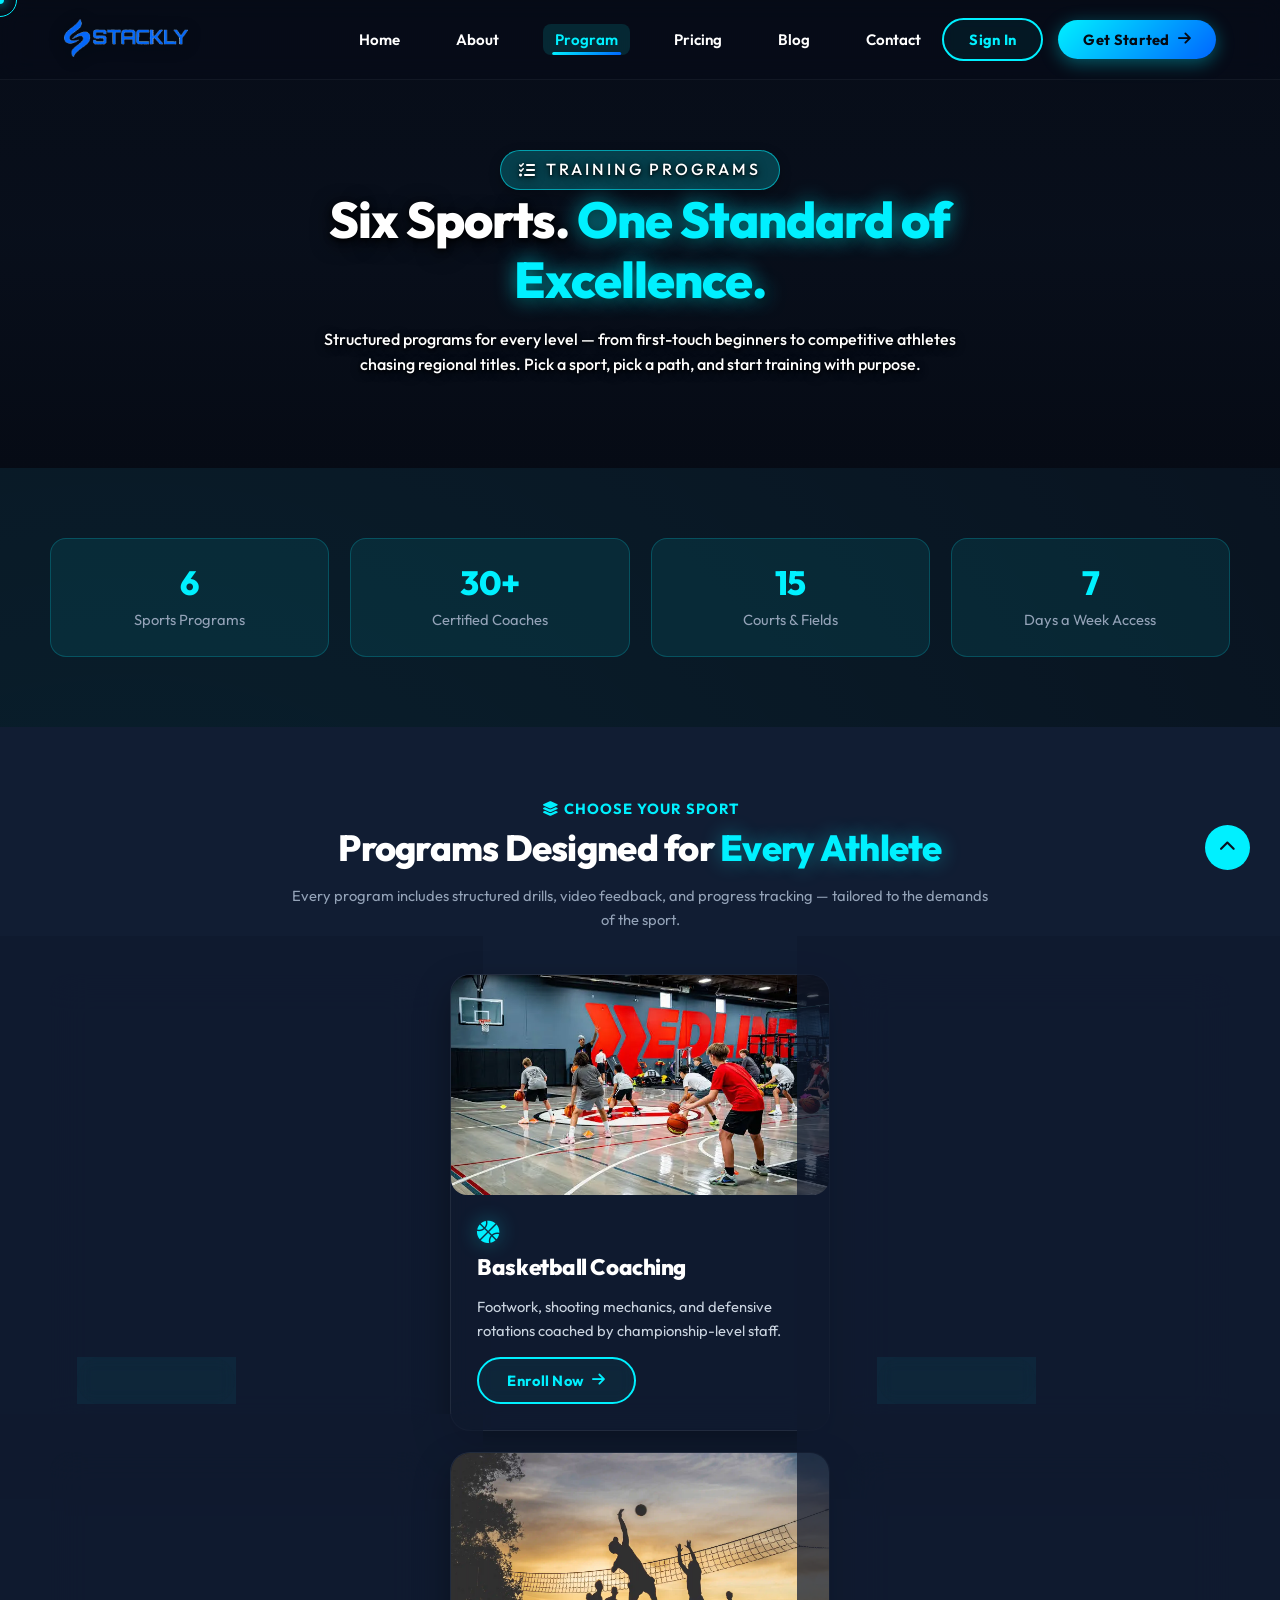
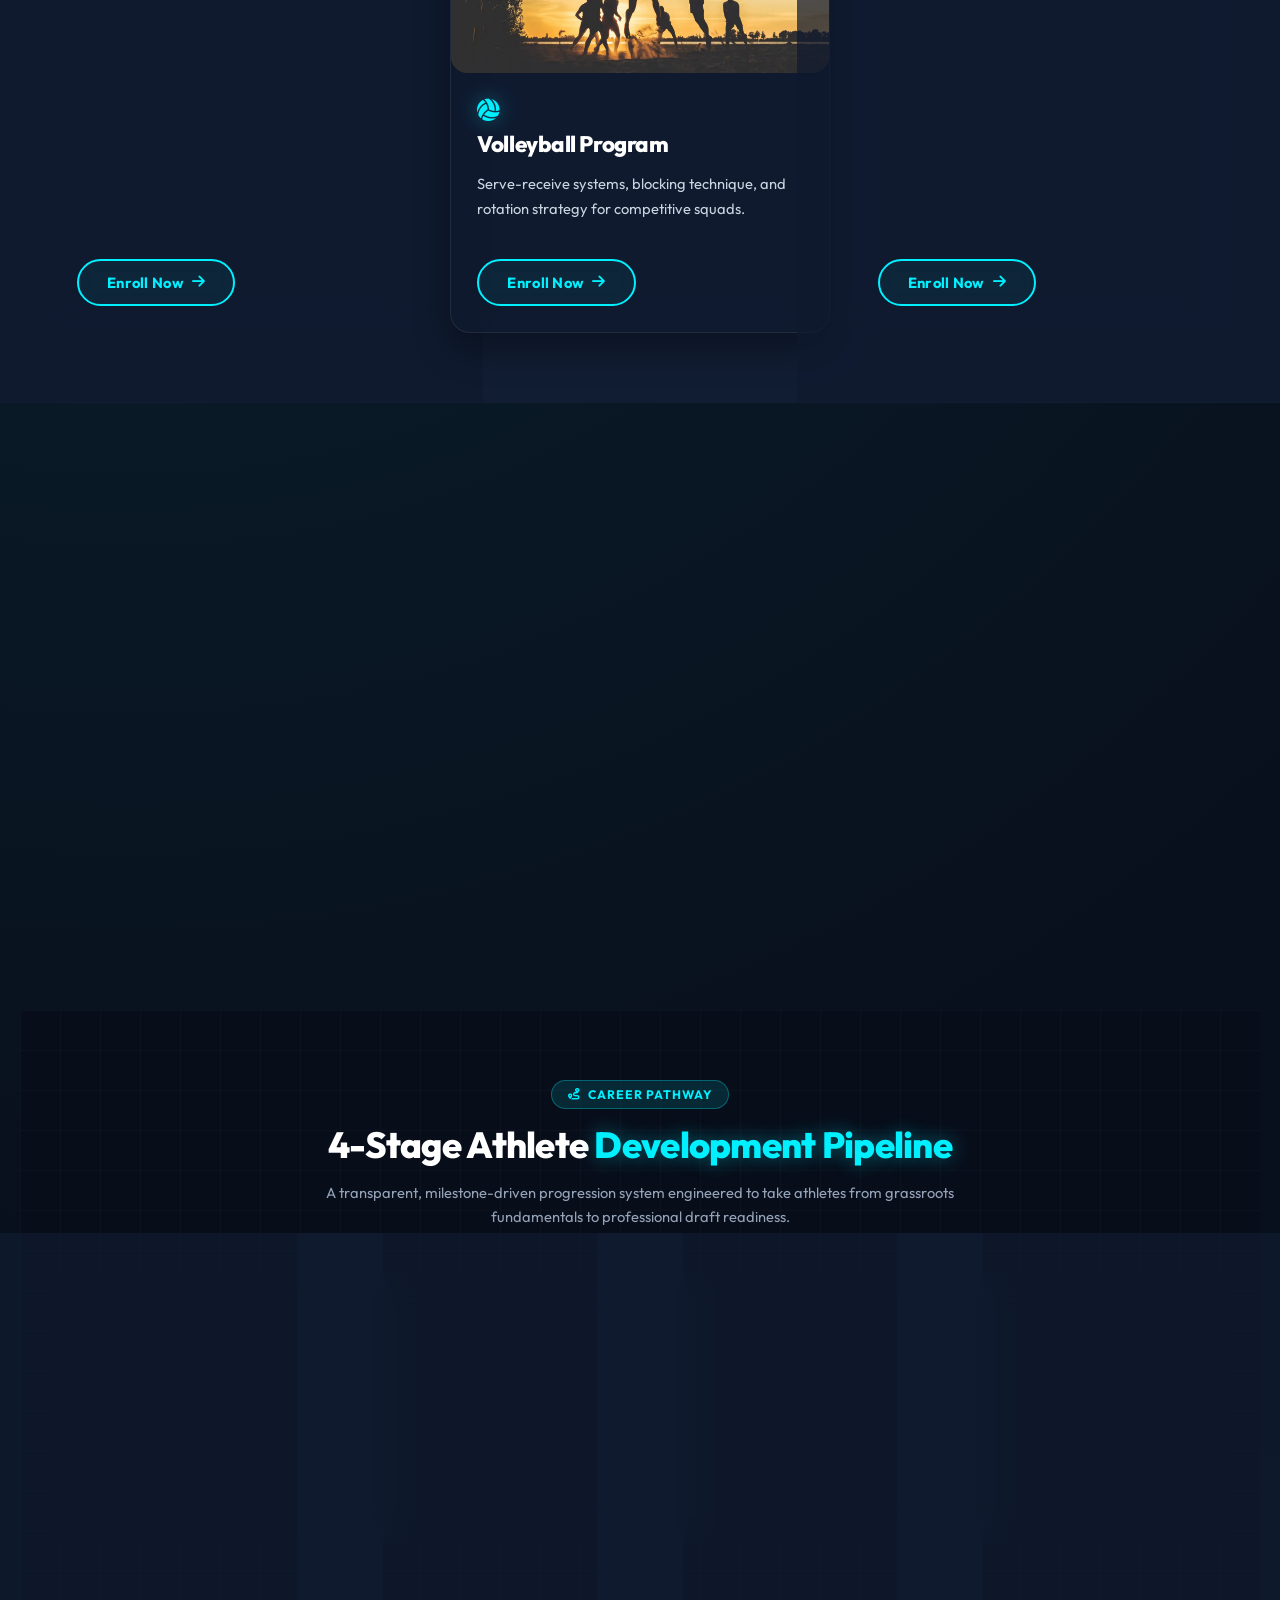
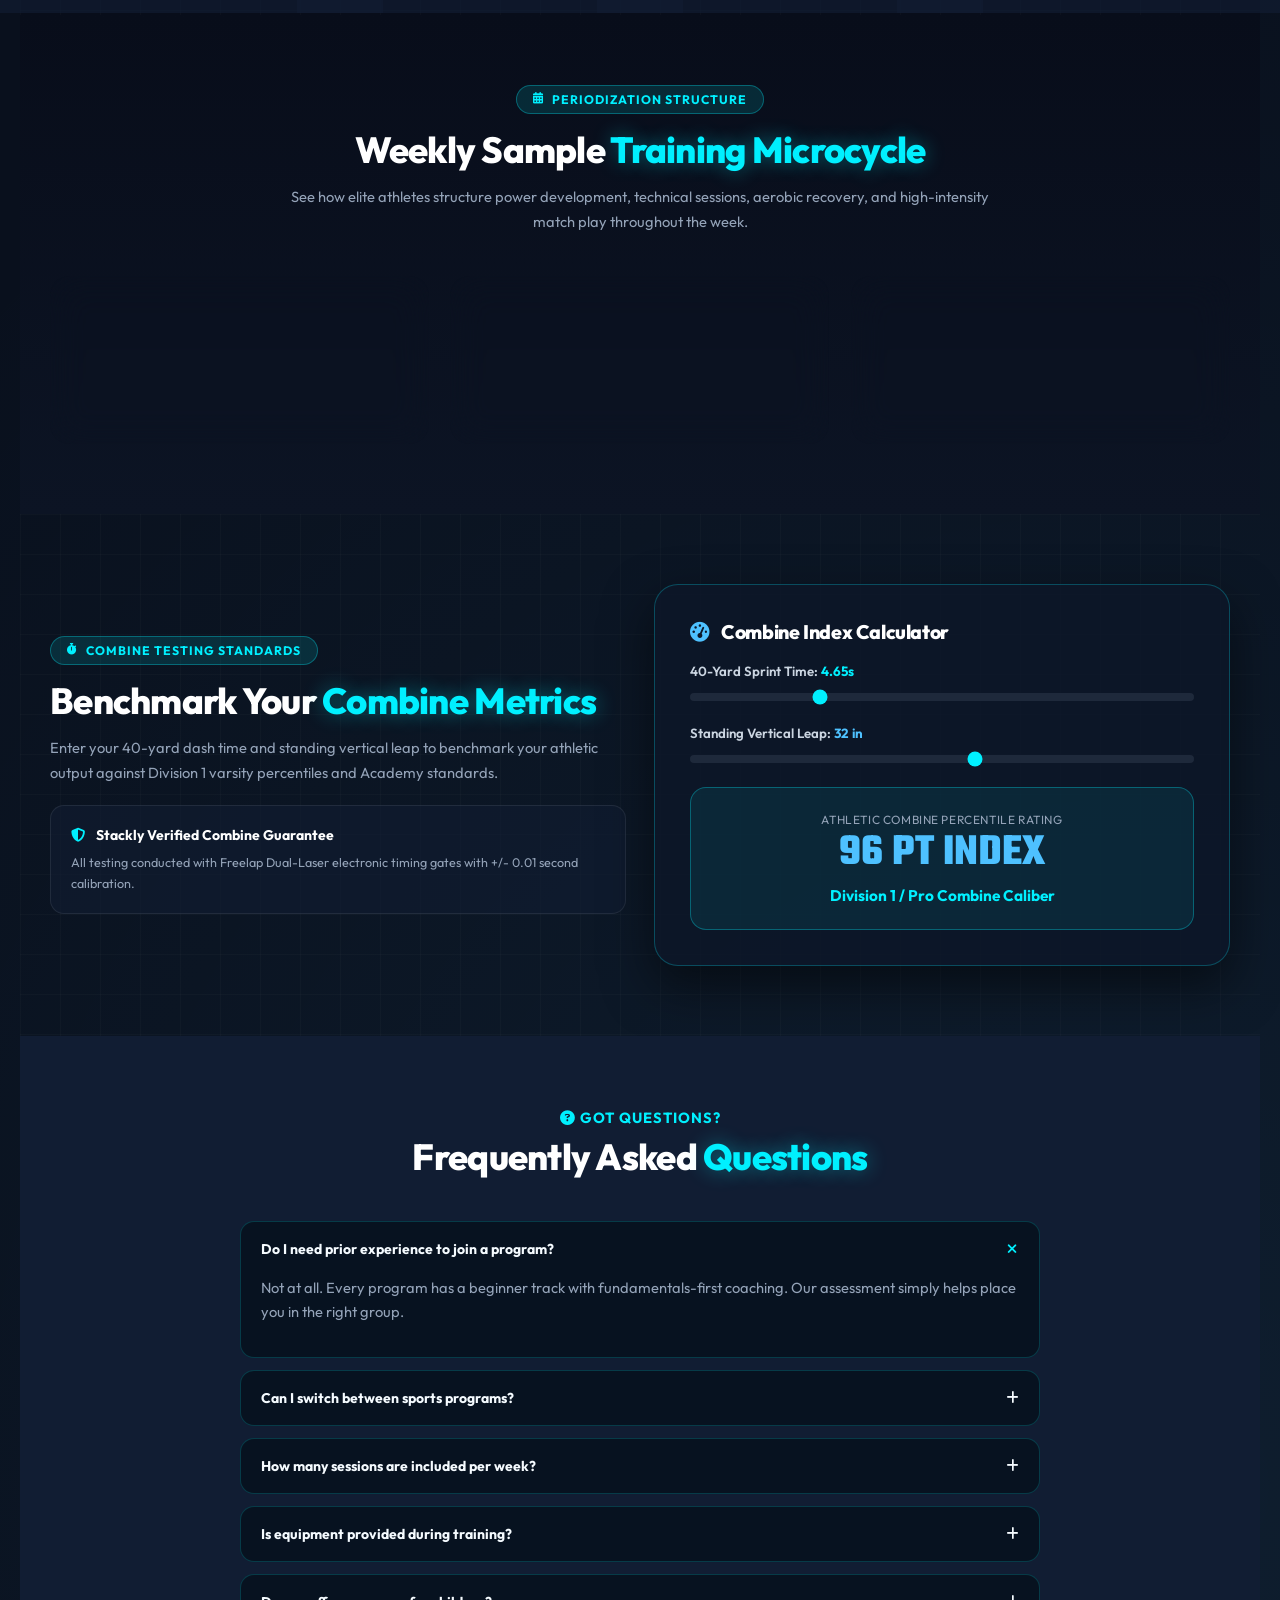
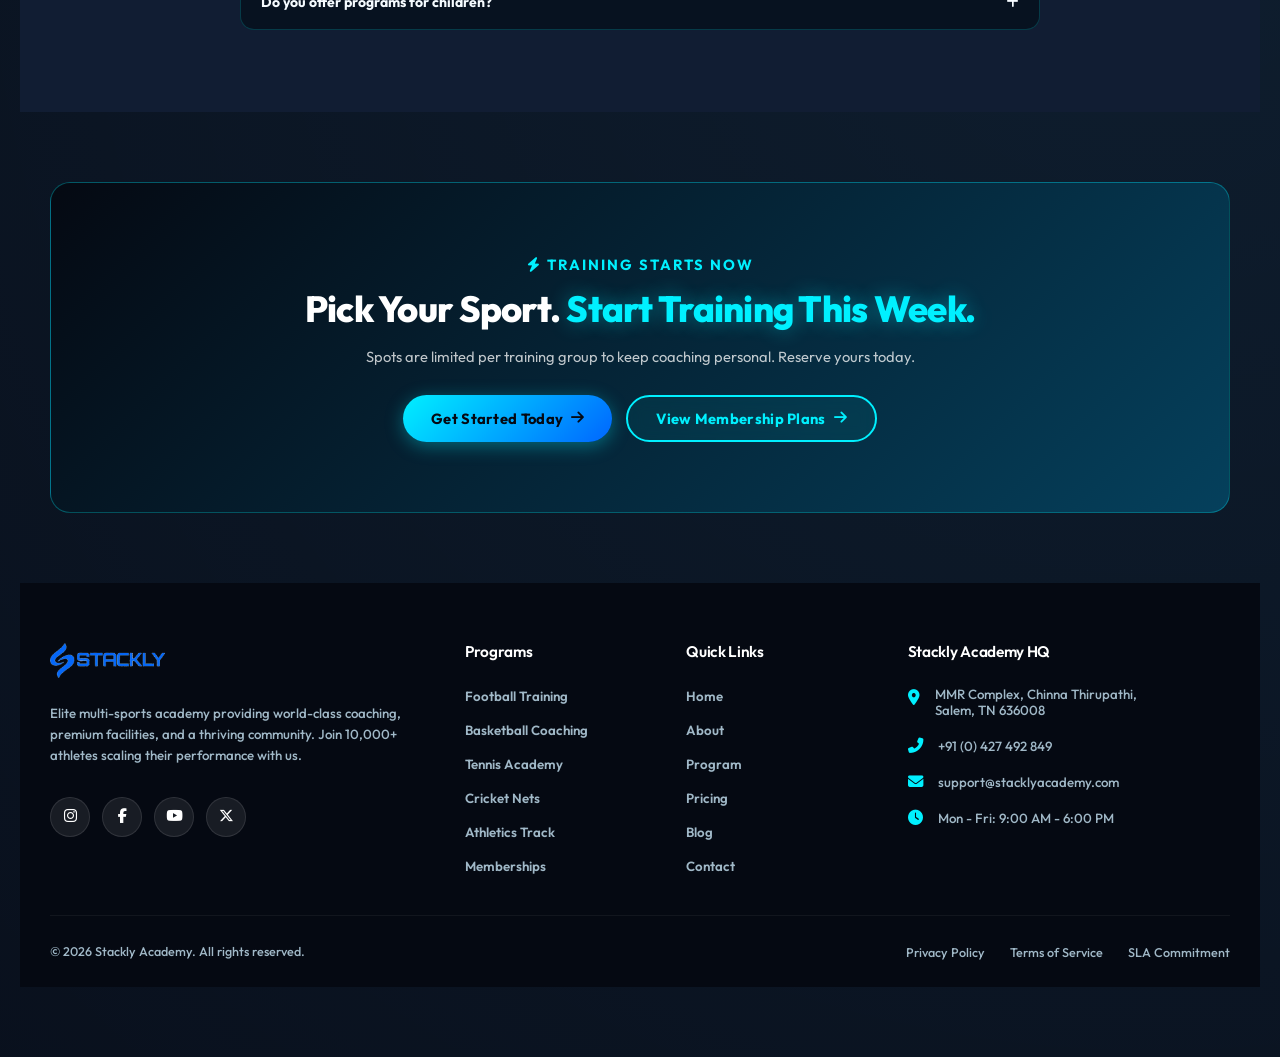
<file: program.html>
<!DOCTYPE html>
<html lang="en">
<head>
    <meta charset="UTF-8">
    <meta name="viewport" content="width=device-width, initial-scale=1.0">
    <title>Training Programs | Stackly Sports Academy</title>
    <link rel="icon" type="image/webp" href="assets/stacklylogo-transparent.webp">
    <link rel="stylesheet" href="style.css">
    <link rel="stylesheet" href="https://cdnjs.cloudflare.com/ajax/libs/font-awesome/6.5.1/css/all.min.css">
</head>
<body>
<div class="page-wrapper">
    <nav class="navbar">
        <a href="index.html" class="nav-logo">
            <img src="assets/stacklylogo-transparent.webp" alt="Stackly Logo">
        </a>
        <div class="menu-toggle"><i class="fas fa-bars"></i></div>
        <div class="nav-links">
        <div class="mobile-menu-header">
            <img src="assets/stacklylogo-transparent.webp" alt="Stackly Logo">
            <button class="mobile-close-btn"><i class="fas fa-times"></i></button>
        </div>
            <a href="index.html">Home</a>
            <a href="about.html">About</a>
            <a href="program.html" class="active">Program</a>
            <a href="pricing.html">Pricing</a>
            <a href="blog.html">Blog</a>
            <a href="contact.html">Contact</a>
        <div class="mobile-auth-wrapper" data-auth-nav>
            <a href="signin.html" class="btn btn-outline">Sign In</a>
            <a href="signup.html" class="btn btn-primary">Get Started</a>
        </div>
        </div>
        <div class="nav-auth-buttons" data-auth-nav style="display: flex; gap: 15px; margin-left: auto; align-items: center;">
                <a href="signin.html" class="btn btn-outline" style="padding: 10px 25px; font-size: 1.05rem;">Sign In</a>
                <a href="signup.html" class="btn btn-primary" style="padding: 10px 25px; font-size: 1.05rem;">Get Started <i class="fas fa-arrow-right"></i></a>
            </div>
    </nav>
    <header class="page-hero">
        <video class="page-hero__video" src="video/boxing.mp4" autoplay loop muted playsinline></video>
        <div class="page-hero__overlay"></div>
        <div class="page-hero__inner">
            <p class="page-hero__eyebrow anim-slide-left del-100"><i class="fas fa-list-check"></i> Training Programs</p>
            <h1 class="anim-zoom-in del-200">Six Sports. <span class="highlight">One Standard of Excellence.</span></h1>
            <p class="anim-fade-up del-300">Structured programs for every level — from first-touch beginners to competitive athletes chasing regional titles. Pick a sport, pick a path, and start training with purpose.</p>
        </div>
    </header>
    <section class="content-section">
        <div class="container">
            <div class="grid grid-4 gap-3">
                <div class="stat-chip anim-zoom-in del-100 hover-lift">
                    <h3>6</h3>
                    <p style="margin: 0;">Sports Programs</p>
                </div>
                <div class="stat-chip anim-zoom-in del-200 hover-lift">
                    <h3>30+</h3>
                    <p style="margin: 0;">Certified Coaches</p>
                </div>
                <div class="stat-chip anim-zoom-in del-300 hover-lift">
                    <h3>15</h3>
                    <p style="margin: 0;">Courts & Fields</p>
                </div>
                <div class="stat-chip anim-zoom-in del-400 hover-lift">
                    <h3>7</h3>
                    <p style="margin: 0;">Days a Week Access</p>
                </div>
            </div>
        </div>
    </section>
    <section class="content-section alt bg-light-section">
        <div class="container">
            <div class="section-header section-header-center anim-fade-up">
                <p style="text-transform: uppercase; letter-spacing: 1px; font-weight: bold; color: #00f0ff; margin-bottom: 5px;"><i class="fas fa-layer-group"></i> Choose Your Sport</p>
                <h2>Programs Designed for <span class="highlight">Every Athlete</span></h2>
                <p style="max-width: 700px; margin: 0 auto;">Every program includes structured drills, video feedback, and progress tracking — tailored to the demands of the sport.</p>
            </div>
            <div class="grid grid-3 gap-3">
                <div class="card-light hover-lift anim-fade-up del-100" style="padding: 0; overflow: hidden;">
                    <div class="img-zoom" style="height: 220px;">
                        <img src="assets/football.webp" alt="Football Training">
                    </div>
                    <div style="padding: 26px; display: flex; flex-direction: column; flex-grow: 1;">
                        <i class="fas fa-futbol highlight" style="font-size: 1.6rem; margin-bottom: 10px;"></i>
                        <h3 class="text-light" style="color: #ffffff;">Football Training</h3>
                        <p>Ball control, tactical positioning, and match-fitness conditioning for all skill levels.</p>
                        <a href="404.html" class="btn btn-outline" style="margin-top: auto; align-self: flex-start;">Enroll Now <i class="fas fa-arrow-right"></i></a>
                    </div>
                </div>
                <div class="card-light hover-lift anim-zoom-in del-200" style="padding: 0; overflow: hidden;">
                    <div class="img-zoom" style="height: 220px;">
                        <img src="assets/basketball.webp" alt="Basketball Coaching">
                    </div>
                    <div style="padding: 26px; display: flex; flex-direction: column; flex-grow: 1;">
                        <i class="fas fa-basketball highlight" style="font-size: 1.6rem; margin-bottom: 10px;"></i>
                        <h3 class="text-light" style="color: #ffffff;">Basketball Coaching</h3>
                        <p>Footwork, shooting mechanics, and defensive rotations coached by championship-level staff.</p>
                        <a href="404.html" class="btn btn-outline" style="margin-top: auto; align-self: flex-start;">Enroll Now <i class="fas fa-arrow-right"></i></a>
                    </div>
                </div>
                <div class="card-light hover-lift anim-slide-left del-300" style="padding: 0; overflow: hidden;">
                    <div class="img-zoom" style="height: 220px;">
                        <img src="assets/cricket.webp" alt="Cricket Nets">
                    </div>
                    <div style="padding: 26px; display: flex; flex-direction: column; flex-grow: 1;">
                        <i class="fas fa-baseball highlight" style="font-size: 1.6rem; margin-bottom: 10px;"></i>
                        <h3 class="text-light" style="color: #ffffff;">Cricket Nets</h3>
                        <p>Batting technique, spin & pace bowling drills, and match-situation practice in the nets.</p>
                        <a href="404.html" class="btn btn-outline" style="margin-top: auto; align-self: flex-start;">Enroll Now <i class="fas fa-arrow-right"></i></a>
                    </div>
                </div>
                <div class="card-light hover-lift anim-fade-up del-100" style="padding: 0; overflow: hidden;">
                    <div class="img-zoom" style="height: 220px;">
                        <img src="assets/Tennis.webp" alt="Tennis Academy">
                    </div>
                    <div style="padding: 26px; display: flex; flex-direction: column; flex-grow: 1;">
                        <i class="fas fa-table-tennis-paddle-ball highlight" style="font-size: 1.6rem; margin-bottom: 10px;"></i>
                        <h3 class="text-light" style="color: #ffffff;">Tennis Academy</h3>
                        <p>Stroke mechanics, footwork patterns, and singles/doubles strategy from grand-slam veterans.</p>
                        <a href="404.html" class="btn btn-outline" style="margin-top: auto; align-self: flex-start;">Enroll Now <i class="fas fa-arrow-right"></i></a>
                    </div>
                </div>
                <div class="card-light hover-lift anim-zoom-in del-200" style="padding: 0; overflow: hidden;">
                    <div class="img-zoom" style="height: 220px;">
                        <img src="assets/volleyball.webp" alt="Volleyball Program">
                    </div>
                    <div style="padding: 26px; display: flex; flex-direction: column; flex-grow: 1;">
                        <i class="fas fa-volleyball highlight" style="font-size: 1.6rem; margin-bottom: 10px;"></i>
                        <h3 class="text-light" style="color: #ffffff;">Volleyball Program</h3>
                        <p>Serve-receive systems, blocking technique, and rotation strategy for competitive squads.</p>
                        <a href="404.html" class="btn btn-outline" style="margin-top: auto; align-self: flex-start;">Enroll Now <i class="fas fa-arrow-right"></i></a>
                    </div>
                </div>
                <div class="card-light hover-lift anim-slide-right del-300" style="padding: 0; overflow: hidden;">
                    <div class="img-zoom" style="height: 220px;">
                        <img src="assets/running-track-.webp" alt="Athletics Track">
                    </div>
                    <div style="padding: 26px; display: flex; flex-direction: column; flex-grow: 1;">
                        <i class="fas fa-person-running highlight" style="font-size: 1.6rem; margin-bottom: 10px;"></i>
                        <h3 class="text-light" style="color: #ffffff;">Athletics Track</h3>
                        <p>Sprint mechanics, endurance conditioning, and field-event coaching on our all-weather track.</p>
                        <a href="404.html" class="btn btn-outline" style="margin-top: auto; align-self: flex-start;">Enroll Now <i class="fas fa-arrow-right"></i></a>
                    </div>
                </div>
            </div>
        </div>
    </section>
    <section class="content-section">
        <div class="container grid grid-2 gap-4 align-center">
            <div class="img-zoom anim-slide-right hover-glow" style="height: 520px; box-shadow: 0 20px 45px rgba(0,0,0,0.3);">
                <img src="assets/trainingcenter.webp" alt="Athlete training process">
            </div>
            <div class="anim-slide-left del-200">
                <p style="text-transform: uppercase; letter-spacing: 1px; font-weight: bold; margin-bottom: 5px;"><i class="fas fa-cogs highlight"></i> How It Works</p>
                <h2>From Enrollment to <span class="highlight">Match-Ready</span> in Four Steps</h2>
                <div class="timeline" style="margin-top: 30px;">
                    <div class="timeline-item anim-fade-up del-100">
                        <div class="timeline-icon"><i class="fas fa-file-signature"></i></div>
                        <h4>Pick Your Program</h4>
                        <p>Choose your sport and membership tier — beginner, intermediate, or competitive tracks available.</p>
                    </div>
                    <div class="timeline-item anim-fade-up del-200">
                        <div class="timeline-icon"><i class="fas fa-clipboard-check"></i></div>
                        <h4>Complete Your Skill Assessment</h4>
                        <p>Coaches evaluate your current ability to build a training plan matched to your goals.</p>
                    </div>
                    <div class="timeline-item anim-fade-up del-300">
                        <div class="timeline-icon"><i class="fas fa-calendar-check"></i></div>
                        <h4>Join Structured Sessions</h4>
                        <p>Train on a fixed weekly schedule with drills, conditioning, and technical coaching.</p>
                    </div>
                    <div class="timeline-item anim-fade-up del-400">
                        <div class="timeline-icon"><i class="fas fa-trophy"></i></div>
                        <h4>Compete & Progress</h4>
                        <p>Test your skills in internal scrimmages, local tournaments, and progress reviews.</p>
                    </div>
                </div>
            </div>
        </div>
    <!-- NEW SECTION 1: 4-Stage Athlete Development & Combine Pathway -->
    <section class="content-section athletic-bg-grid" style="background: #080d1a;">
        <div class="container">
            <div class="section-header section-header-center anim-fade-up">
                <span class="section-eyebrow"><i class="fas fa-route"></i> Career Pathway</span>
                <h2>4-Stage Athlete <span class="highlight">Development Pipeline</span></h2>
                <p style="max-width: 720px; margin: 0 auto;">A transparent, milestone-driven progression system engineered to take athletes from grassroots fundamentals to professional draft readiness.</p>
            </div>

            <div class="grid grid-4 gap-3">
                <div class="pathway-step-card anim-fade-up del-100">
                    <div class="pathway-step-num">01</div>
                    <span class="sports-badge sports-badge-volt" style="margin-bottom: 15px;">Stage 1</span>
                    <h3 style="color: #fff; font-size: 1.35rem; margin-bottom: 10px;">Foundation & Motor Mechanics</h3>
                    <p style="color: var(--text-muted); font-size: 0.92rem;">Agility ladders, kinetic chain activation, sport-specific hand-eye coordination, and foundational movement patterns.</p>
                    <div style="margin-top: 15px; font-size: 0.85rem; color: #cbd5e1;"><i class="fas fa-clock" style="color: var(--accent); margin-right: 6px;"></i> Months 1 - 3</div>
                </div>

                <div class="pathway-step-card anim-fade-up del-200">
                    <div class="pathway-step-num">02</div>
                    <span class="sports-badge sports-badge-cyan" style="margin-bottom: 15px;">Stage 2</span>
                    <h3 style="color: #fff; font-size: 1.35rem; margin-bottom: 10px;">Varsity Technical Execution</h3>
                    <p style="color: var(--text-muted); font-size: 0.92rem;">Position-specific high-pressure reps, tactical board IQ, reactive agility drills, and rotational power development.</p>
                    <div style="margin-top: 15px; font-size: 0.85rem; color: #cbd5e1;"><i class="fas fa-clock" style="color: var(--accent-secondary); margin-right: 6px;"></i> Months 4 - 8</div>
                </div>

                <div class="pathway-step-card anim-fade-up del-300">
                    <div class="pathway-step-num">03</div>
                    <span class="sports-badge sports-badge-volt" style="margin-bottom: 15px;">Stage 3</span>
                    <h3 style="color: #fff; font-size: 1.35rem; margin-bottom: 10px;">Elite Academy & Showcase</h3>
                    <p style="color: var(--text-muted); font-size: 0.92rem;">Full-tempo competitive scrimmages, high-speed camera swing/stride analysis, and collegiate scout showcases.</p>
                    <div style="margin-top: 15px; font-size: 0.85rem; color: #cbd5e1;"><i class="fas fa-clock" style="color: var(--accent); margin-right: 6px;"></i> Months 9 - 14</div>
                </div>

                <div class="pathway-step-card anim-fade-up del-400">
                    <div class="pathway-step-num">04</div>
                    <span class="sports-badge sports-badge-pulse" style="margin-bottom: 15px;">Stage 4</span>
                    <h3 style="color: #fff; font-size: 1.35rem; margin-bottom: 10px;">Pro Combine & Draft Readiness</h3>
                    <p style="color: var(--text-muted); font-size: 0.92rem;">Laser combine testing prep (40yd dash, vertical, 5-10-5), media training, agent showcase days, and contract prep.</p>
                    <div style="margin-top: 15px; font-size: 0.85rem; color: #cbd5e1;"><i class="fas fa-clock" style="color: var(--accent-crimson); margin-right: 6px;"></i> Advanced / Pro</div>
                </div>
            </div>
        </div>
    </section>

    <!-- NEW SECTION 2: Weekly Sample Microcycle & Periodization Drill Planner -->
    <section class="content-section" style="background: linear-gradient(180deg, #080d1a 0%, #0c1424 100%);">
        <div class="container">
            <div class="section-header section-header-center anim-fade-up">
                <span class="section-eyebrow"><i class="fas fa-calendar-days"></i> Periodization Structure</span>
                <h2>Weekly Sample <span class="highlight-cyan">Training Microcycle</span></h2>
                <p style="max-width: 720px; margin: 0 auto;">See how elite athletes structure power development, technical sessions, aerobic recovery, and high-intensity match play throughout the week.</p>
            </div>

            <div class="grid grid-3 gap-3">
                <div class="sports-glass-card anim-slide-left del-100">
                    <div class="d-flex justify-between align-center" style="margin-bottom: 12px;">
                        <h4 style="color: var(--accent); margin: 0; font-size: 1.2rem;">MON / TUE</h4>
                        <span class="sports-badge sports-badge-volt">Speed & Max Power</span>
                    </div>
                    <ul style="display: flex; flex-direction: column; gap: 10px; font-size: 0.92rem; color: #cbd5e1;">
                        <li><i class="fas fa-bolt" style="color: var(--accent); margin-right: 8px;"></i> 20m Laser Sprints & Sled Pushes</li>
                        <li><i class="fas fa-dumbbell" style="color: var(--accent); margin-right: 8px;"></i> Olympic Hang Cleans & Trap Bar Jumps</li>
                        <li><i class="fas fa-futbol" style="color: var(--accent); margin-right: 8px;"></i> High-Tempo Small-Sided Possession Drills</li>
                    </ul>
                </div>

                <div class="sports-glass-card cyan-glow anim-fade-up del-200">
                    <div class="d-flex justify-between align-center" style="margin-bottom: 12px;">
                        <h4 style="color: var(--accent-secondary); margin: 0; font-size: 1.2rem;">WED / THU</h4>
                        <span class="sports-badge sports-badge-cyan">Tactics & Kinetic Lab</span>
                    </div>
                    <ul style="display: flex; flex-direction: column; gap: 10px; font-size: 0.92rem; color: #cbd5e1;">
                        <li><i class="fas fa-video" style="color: var(--accent-secondary); margin-right: 8px;"></i> 3D Biomechanics Optical Breakdown</li>
                        <li><i class="fas fa-chess" style="color: var(--accent-secondary); margin-right: 8px;"></i> Defensive Zone Rotations & Set Pieces</li>
                        <li><i class="fas fa-heart-pulse" style="color: var(--accent-secondary); margin-right: 8px;"></i> Zone 2 Aerobic Base Flush & Mobility</li>
                    </ul>
                </div>

                <div class="sports-glass-card anim-slide-right del-300">
                    <div class="d-flex justify-between align-center" style="margin-bottom: 12px;">
                        <h4 style="color: var(--accent-crimson); margin: 0; font-size: 1.2rem;">FRI / SAT</h4>
                        <span class="sports-badge sports-badge-pulse">Match Simulation</span>
                    </div>
                    <ul style="display: flex; flex-direction: column; gap: 10px; font-size: 0.92rem; color: #cbd5e1;">
                        <li><i class="fas fa-trophy" style="color: var(--accent-crimson); margin-right: 8px;"></i> 90-Minute Regulation Showcase Match</li>
                        <li><i class="fas fa-chart-line" style="color: var(--accent-crimson); margin-right: 8px;"></i> Real-Time GPS Heart Rate Telemetry Log</li>
                        <li><i class="fas fa-snowflake" style="color: var(--accent-crimson); margin-right: 8px;"></i> Hydro Contrast Recovery & Physiotherapy</li>
                    </ul>
                </div>
            </div>
        </div>
    </section>

    <!-- NEW SECTION 3: Athlete Combine Testing Standards & Benchmark Evaluator -->
    <section class="content-section athletic-bg-grid">
        <div class="container">
            <div class="grid grid-2 gap-4 align-center">
                <div class="anim-slide-left">
                    <span class="section-eyebrow"><i class="fas fa-stopwatch"></i> Combine Testing Standards</span>
                    <h2>Benchmark Your <span class="highlight">Combine Metrics</span></h2>
                    <p>Enter your 40-yard dash time and standing vertical leap to benchmark your athletic output against Division 1 varsity percentiles and Academy standards.</p>
                    <div style="background: rgba(18,29,51,0.6); padding: 20px; border-radius: 14px; border: 1px solid rgba(255,255,255,0.08); margin-top: 20px;">
                        <div style="font-weight: 700; color: #fff; margin-bottom: 8px;"><i class="fas fa-shield-alt" style="color: var(--accent); margin-right: 8px;"></i> Stackly Verified Combine Guarantee</div>
                        <p style="font-size: 0.9rem; color: var(--text-muted); margin: 0;">All testing conducted with Freelap Dual-Laser electronic timing gates with +/- 0.01 second calibration.</p>
                    </div>
                </div>

                <div class="calc-card-container anim-slide-right">
                    <h3 style="color: #fff; margin-bottom: 20px; font-size: 1.4rem;"><i class="fas fa-gauge-high" style="color: var(--accent-secondary); margin-right: 8px;"></i> Combine Index Calculator</h3>
                    
                    <div class="calc-field-group">
                        <label for="bench-dash">40-Yard Sprint Time: <span id="bench-dash-val" style="color: var(--accent); font-weight: 700;">4.65s</span></label>
                        <input type="range" min="4.2" max="6.0" step="0.05" value="4.65" class="calc-range-slider" id="bench-dash" oninput="document.getElementById('bench-dash-val').textContent = this.value + 's'">
                    </div>

                    <div class="calc-field-group">
                        <label for="bench-jump">Standing Vertical Leap: <span id="bench-jump-val" style="color: var(--accent-secondary); font-weight: 700;">32 in</span></label>
                        <input type="range" min="15" max="45" value="32" class="calc-range-slider" id="bench-jump" oninput="document.getElementById('bench-jump-val').textContent = this.value + ' in'">
                    </div>

                    <div class="calc-result-box">
                        <div style="font-size: 0.85rem; text-transform: uppercase; letter-spacing: 0.05em; color: var(--text-muted); margin-bottom: 4px;">Athletic Combine Percentile Rating</div>
                        <div id="bench-rating-output" style="font-family: var(--font-display); font-size: 3.2rem; font-weight: 700; color: var(--accent-secondary); line-height: 1;">86 PT INDEX</div>
                        <div id="bench-tier-output" style="margin-top: 10px; font-weight: 700; color: var(--accent); font-size: 1.1rem;">Elite Varsity Prospect</div>
                    </div>
                </div>
            </div>
        </div>
    </section>

    <section class="content-section alt bg-light-section">
        <div class="container" style="max-width: 800px;">
            <div class="section-header section-header-center anim-fade-up">
                <p style="text-transform: uppercase; letter-spacing: 1px; font-weight: bold; color: #00f0ff; margin-bottom: 5px;"><i class="fas fa-circle-question"></i> Got Questions?</p>
                <h2 class="text-light">Frequently Asked <span class="highlight">Questions</span></h2>
            </div>
            <div class="anim-fade-up del-100">
                <div class="faq-item open">
                    <button class="faq-q">Do I need prior experience to join a program? <i class="fas fa-plus"></i></button>
                    <div class="faq-a"><p>Not at all. Every program has a beginner track with fundamentals-first coaching. Our assessment simply helps place you in the right group.</p></div>
                </div>
                <div class="faq-item">
                    <button class="faq-q">Can I switch between sports programs? <i class="fas fa-plus"></i></button>
                    <div class="faq-a"><p>Yes — Standard and Premium members can move between sports each month with no extra fee. Just let your coach know in advance.</p></div>
                </div>
                <div class="faq-item">
                    <button class="faq-q">How many sessions are included per week? <i class="fas fa-plus"></i></button>
                    <div class="faq-a"><p>Basic includes weekend sessions, Standard adds weekly strategy sessions, and Premium includes daily intensive practice access.</p></div>
                </div>
                <div class="faq-item">
                    <button class="faq-q">Is equipment provided during training? <i class="fas fa-plus"></i></button>
                    <div class="faq-a"><p>Basic equipment rentals are included in every plan. Premium members get priority access to pro-grade gear.</p></div>
                </div>
                <div class="faq-item">
                    <button class="faq-q">Do you offer programs for children? <i class="fas fa-plus"></i></button>
                    <div class="faq-a"><p>Yes, our Youth Development track covers ages 8+ across all six sports, with age-appropriate coaching and safety protocols.</p></div>
                </div>
            </div>
        </div>
    </section>
    <section class="content-section">
        <div class="container">
            <div class="event-banner anim-zoom-in">
                <p style="text-transform: uppercase; letter-spacing: 2px; font-weight: bold; color: var(--accent); margin-bottom: 10px;"><i class="fas fa-bolt"></i> Training Starts Now</p>
                <h2 style="font-size: 2.6rem; margin-bottom: 15px;">Pick Your Sport. <span class="highlight">Start Training This Week.</span></h2>
                <p style="max-width: 600px; margin: 0 auto 25px; color: rgba(255,255,255,0.75);">Spots are limited per training group to keep coaching personal. Reserve yours today.</p>
                <div class="d-flex justify-center gap-2" style="flex-wrap: wrap;">
                    <a href="404.html" class="btn btn-primary">Get Started Today <i class="fas fa-arrow-right"></i></a>
                    <a href="404.html" class="btn btn-outline">View Membership Plans <i class="fas fa-arrow-right"></i></a>
                </div>
            </div>
        </div>
    </section>
    <footer>
    <div class="container" style="position: relative; z-index: 2;">
        <div class="grid grid-4 gap-4" style="padding-top: 60px; padding-bottom: 40px;">
            <div class="anim-slide-right del-100" style="display: flex; flex-direction: column;">
                <img src="assets/stacklylogo-transparent.webp" alt="Stackly" style="height: 35px; width: auto; margin-bottom: 25px; align-self: flex-start; object-fit: contain;">
                <p style="font-size: 0.95rem; line-height: 1.6; color: #a0b8c7; margin-bottom: 30px; font-weight: 500;">Elite multi-sports academy providing world-class coaching, premium facilities, and a thriving community. Join 10,000+ athletes scaling their performance with us.</p>
                <div class="footer-social">
                    <a href="404.html" aria-label="Instagram"><i class="fa-brands fa-instagram"></i></a>
                    <a href="404.html" aria-label="Facebook"><i class="fa-brands fa-facebook-f"></i></a>
                    <a href="404.html" aria-label="YouTube"><i class="fa-brands fa-youtube"></i></a>
                    <a href="404.html" aria-label="X Twitter"><i class="fa-brands fa-x-twitter"></i></a>
                </div>
            </div>
            <div class="anim-slide-right del-200">
                <h4 style="color: #fff; margin-bottom: 25px; font-size: 1.1rem; font-weight: 600;">Programs</h4>
                <ul style="list-style: none; padding: 0; margin: 0; display: flex; flex-direction: column; gap: 15px;">
                    <li><a href="404.html" style="color: #a0b8c7; font-weight: 600; font-size: 0.95rem; text-decoration: none; transition: color 0.3s;">Football Training</a></li>
                    <li><a href="404.html" style="color: #a0b8c7; font-weight: 600; font-size: 0.95rem; text-decoration: none; transition: color 0.3s;">Basketball Coaching</a></li>
                    <li><a href="404.html" style="color: #a0b8c7; font-weight: 600; font-size: 0.95rem; text-decoration: none; transition: color 0.3s;">Tennis Academy</a></li>
                    <li><a href="404.html" style="color: #a0b8c7; font-weight: 600; font-size: 0.95rem; text-decoration: none; transition: color 0.3s;">Cricket Nets</a></li>
                    <li><a href="404.html" style="color: #a0b8c7; font-weight: 600; font-size: 0.95rem; text-decoration: none; transition: color 0.3s;">Athletics Track</a></li>
                    <li><a href="404.html" style="color: #a0b8c7; font-weight: 600; font-size: 0.95rem; text-decoration: none; transition: color 0.3s;">Memberships</a></li>
                </ul>
            </div>
            <div class="anim-slide-right del-300">
                <h4 style="color: #fff; margin-bottom: 25px; font-size: 1.1rem; font-weight: 600;">Quick Links</h4>
                <ul style="list-style: none; padding: 0; margin: 0; display: flex; flex-direction: column; gap: 15px;">
                    <li><a href="index.html" style="color: #a0b8c7; font-weight: 600; font-size: 0.95rem; text-decoration: none; transition: color 0.3s;">Home</a></li>
                    <li><a href="about.html" style="color: #a0b8c7; font-weight: 600; font-size: 0.95rem; text-decoration: none; transition: color 0.3s;">About</a></li>
                    <li><a href="program.html" style="color: #a0b8c7; font-weight: 600; font-size: 0.95rem; text-decoration: none; transition: color 0.3s;">Program</a></li>
                    <li><a href="pricing.html" style="color: #a0b8c7; font-weight: 600; font-size: 0.95rem; text-decoration: none; transition: color 0.3s;">Pricing</a></li>
                    <li><a href="blog.html" style="color: #a0b8c7; font-weight: 600; font-size: 0.95rem; text-decoration: none; transition: color 0.3s;">Blog</a></li>
                    <li><a href="contact.html" style="color: #a0b8c7; font-weight: 600; font-size: 0.95rem; text-decoration: none; transition: color 0.3s;">Contact</a></li>
                </ul>
            </div>
            <div class="anim-slide-right del-400">
                <h4 style="color: #fff; margin-bottom: 25px; font-size: 1.1rem; font-weight: 600;">Stackly Academy HQ</h4>
                <ul style="list-style: none; padding: 0; margin: 0; display: flex; flex-direction: column; gap: 20px;">
                    <li style="display: flex; gap: 15px; align-items: flex-start; color: #a0b8c7; font-size: 0.95rem; font-weight: 500;">
                        <i class="fas fa-map-marker-alt" style="color: var(--accent); margin-top: 4px; font-size: 1.1rem;"></i>
                        <span>MMR Complex, Chinna Thirupathi,<br>Salem, TN 636008</span>
                    </li>
                    <li style="display: flex; gap: 15px; align-items: center; color: #a0b8c7; font-size: 0.95rem; font-weight: 500;">
                        <i class="fas fa-phone-alt" style="color: var(--accent); font-size: 1.1rem;"></i>
                        <span>+91 (0) 427 492 849</span>
                    </li>
                    <li style="display: flex; gap: 15px; align-items: center; color: #a0b8c7; font-size: 0.95rem; font-weight: 500;">
                        <i class="fas fa-envelope" style="color: var(--accent); font-size: 1.1rem;"></i>
                        <span>support@stacklyacademy.com</span>
                    </li>
                    <li style="display: flex; gap: 15px; align-items: center; color: #a0b8c7; font-size: 0.95rem; font-weight: 500;">
                        <i class="fas fa-clock" style="color: var(--accent); font-size: 1.1rem;"></i>
                        <span>Mon - Fri: 9:00 AM - 6:00 PM</span>
                    </li>
                </ul>
            </div>
        </div>
        <div style="border-top: 1px solid rgba(255,255,255,0.05); padding: 25px 0; display: flex; justify-content: space-between; align-items: center; flex-wrap: wrap; gap: 20px; position: relative;">
            <p style="color: #a0b8c7; font-size: 0.9rem; margin: 0; font-weight: 500;">&copy; 2026 Stackly Academy. All rights reserved.</p>
            <div style="display: flex; gap: 25px;">
                <a href="404.html" style="color: #a0b8c7; text-decoration: none; font-size: 0.9rem; font-weight: 500; transition: color 0.3s;">Privacy Policy</a>
                <a href="404.html" style="color: #a0b8c7; text-decoration: none; font-size: 0.9rem; font-weight: 500; transition: color 0.3s;">Terms of Service</a>
                <a href="404.html" style="color: #a0b8c7; text-decoration: none; font-size: 0.9rem; font-weight: 500; transition: color 0.3s;">SLA Commitment</a>
            </div>
            <a href="#" style="position: fixed; bottom: 30px; right: 30px; z-index: 9999; background-color: var(--accent); color: var(--bg-dark); width: 45px; height: 45px; border-radius: 50%; display: flex; align-items: center; justify-content: center; text-decoration: none; font-size: 1.2rem; transition: transform 0.3s;">
                <i class="fas fa-chevron-up"></i>
            </a>
        </div>
    </div>
</footer>
    <script src="script.js"></script>
    </div>
</body>
</html>
</file>
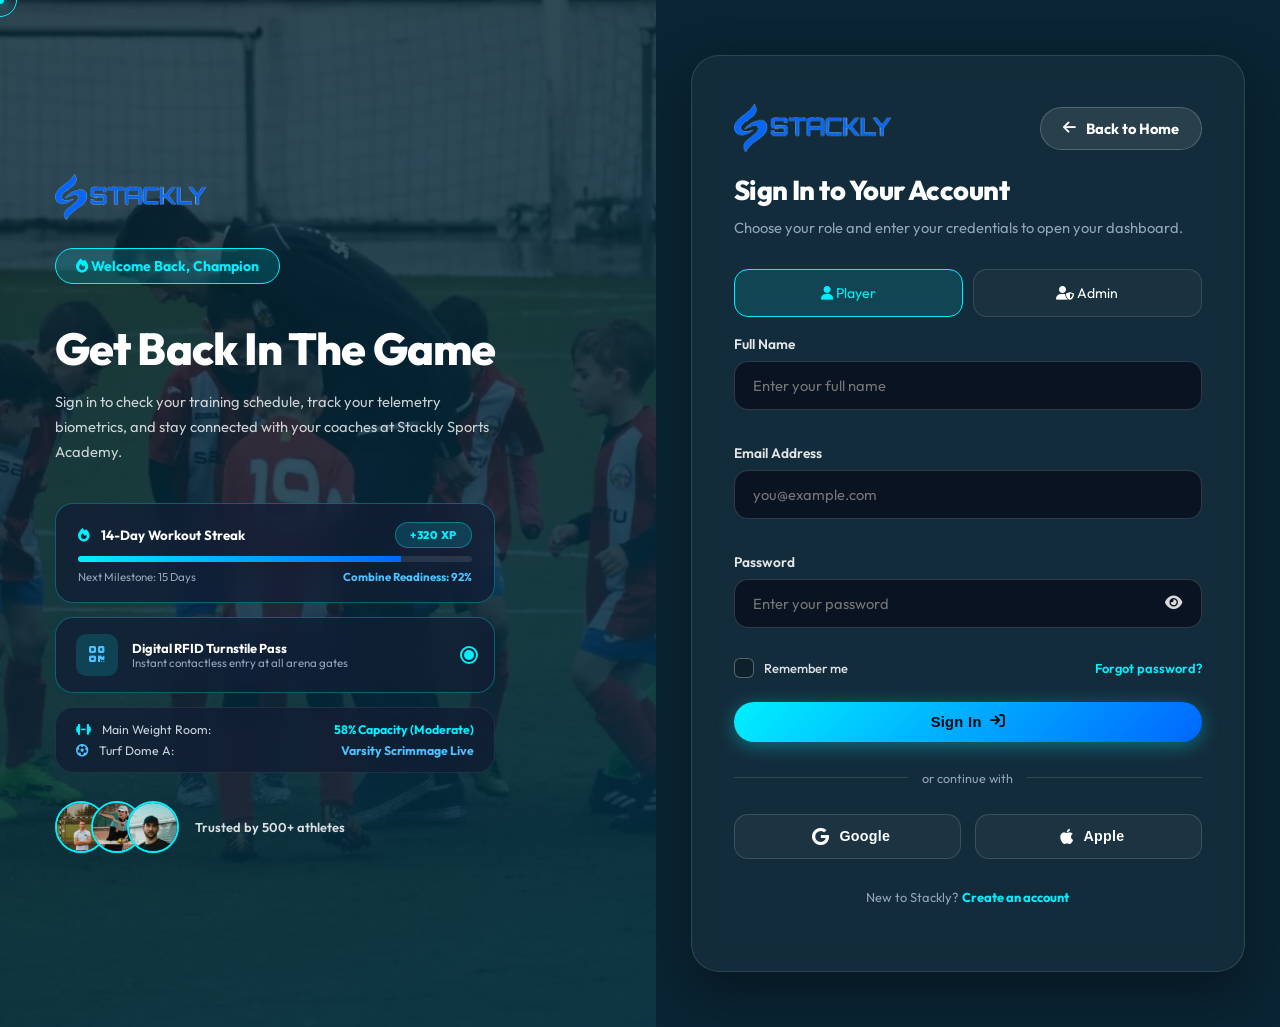
<file: signin.html>
<!DOCTYPE html>
<html lang="en">
<head>
    <meta charset="UTF-8">
    <meta name="viewport" content="width=device-width, initial-scale=1.0">
    <meta name="description" content="Sign in to your Stackly Sports Academy account to view training schedules, track performance, and access your player or admin dashboard.">
    <meta name="theme-color" content="#00f0ff">
    <title>Sign In | Stackly Sports Academy</title>
    <link rel="icon" type="image/webp" href="assets/stacklylogo-transparent.webp">
    <link rel="stylesheet" href="style.css">
    <link rel="stylesheet" href="https://cdnjs.cloudflare.com/ajax/libs/font-awesome/6.5.1/css/all.min.css">
</head>
<body>
<div class="page-wrapper">
    <div class="auth-shell">
        <div class="auth-brand">
            <a href="index.html" style="display:inline-flex;align-items:center;gap:10px;text-decoration:none;color:#fff;width:fit-content;">
                <img src="assets/stacklylogo-transparent.webp" alt="Stackly Sports Academy" style="height:46px;">
            </a>
            <span class="live-badge" style="margin-top:28px;width:fit-content;"><i class="fas fa-fire" style="color: var(--accent);"></i> Welcome Back, Champion</span>
            <h1>Get Back In The Game</h1>
            <p style="color:rgba(255,255,255,0.78);max-width:440px;line-height:1.7;font-size:1.05rem;">
                Sign in to check your training schedule, track your telemetry biometrics, and stay connected with your coaches at Stackly Sports Academy.
            </p>

            <!-- 3 NEW ATHLETE PORTAL WIDGETS -->
            <!-- Widget 1: Daily Athlete Streak & Telemetry -->
            <div style="background: rgba(18,29,51,0.75); backdrop-filter: blur(14px); border: 1px solid rgba(0, 240, 255, 0.3); border-radius: 18px; padding: 18px 22px; margin-top: 24px; max-width: 440px;">
                <div class="d-flex justify-between align-center" style="margin-bottom: 8px;">
                    <span style="font-weight: 700; color: #fff; font-size: 0.95rem;"><i class="fas fa-fire" style="color: var(--accent); margin-right: 8px;"></i> 14-Day Workout Streak</span>
                    <span class="sports-badge sports-badge-volt">+320 XP</span>
                </div>
                <div style="height: 6px; background: rgba(255,255,255,0.1); border-radius: 6px; overflow: hidden;">
                    <div style="width: 82%; height: 100%; background: var(--gradient-accent);"></div>
                </div>
                <div class="d-flex justify-between" style="font-size: 0.82rem; color: var(--text-muted); margin-top: 8px;">
                    <span>Next Milestone: 15 Days</span>
                    <span style="color: var(--accent-secondary); font-weight: 700;">Combine Readiness: 92%</span>
                </div>
            </div>

            <!-- Widget 2: Digital RFID Campus Pass Preview -->
            <div style="background: rgba(18,29,51,0.75); backdrop-filter: blur(14px); border: 1px solid rgba(0,240,255,0.3); border-radius: 18px; padding: 16px 20px; margin-top: 14px; max-width: 440px; display: flex; align-items: center; justify-content: space-between;">
                <div class="d-flex align-center gap-2">
                    <div style="width: 42px; height: 42px; border-radius: 10px; background: rgba(0,240,255,0.15); color: var(--accent-secondary); display: flex; align-items: center; justify-content: center; font-size: 1.3rem;">
                        <i class="fas fa-qrcode"></i>
                    </div>
                    <div>
                        <div style="color: #fff; font-weight: 700; font-size: 0.92rem;">Digital RFID Turnstile Pass</div>
                        <div style="color: var(--text-muted); font-size: 0.82rem;">Instant contactless entry at all arena gates</div>
                    </div>
                </div>
                <span class="pulse-indicator"></span>
            </div>

            <!-- Widget 3: Live Facility Occupancy Ticker -->
            <div style="background: rgba(18,29,51,0.75); backdrop-filter: blur(14px); border: 1px solid rgba(255,255,255,0.08); border-radius: 18px; padding: 14px 20px; margin-top: 14px; max-width: 440px;">
                <div class="d-flex justify-between align-center" style="font-size: 0.88rem;">
                    <span style="color: #cbd5e1;"><i class="fas fa-dumbbell" style="color: var(--accent); margin-right: 8px;"></i> Main Weight Room:</span>
                    <strong style="color: var(--accent);">58% Capacity (Moderate)</strong>
                </div>
                <div class="d-flex justify-between align-center" style="font-size: 0.88rem; margin-top: 6px;">
                    <span style="color: #cbd5e1;"><i class="fas fa-futbol" style="color: var(--accent-secondary); margin-right: 8px;"></i> Turf Dome A:</span>
                    <strong style="color: var(--accent-secondary);">Varsity Scrimmage Live</strong>
                </div>
            </div>

            <div style="margin-top:28px;display:flex;align-items:center;gap:16px;">
                <div style="display:flex;">
                    <img src="assets/coach male1-optimized.webp" alt="Coach" style="width:52px;height:52px;border-radius:50%;object-fit:cover;border:2px solid var(--accent);">
                    <img src="assets/coach female1-optimized.webp" alt="Coach" style="width:52px;height:52px;border-radius:50%;object-fit:cover;border:2px solid var(--accent);margin-left:-16px;">
                    <img src="assets/coach male5-optimized.webp" alt="Coach" style="width:52px;height:52px;border-radius:50%;object-fit:cover;border:2px solid var(--accent);margin-left:-16px;">
                </div>
                <span style="color:rgba(255,255,255,0.85);font-size:0.92rem;font-weight:600;">Trusted by 500+ athletes</span>
            </div>
        </div>
        <div class="auth-panel">
            <div class="auth-card-box">
                <div class="auth-card-header">
                    <a href="index.html" class="auth-logo-link">
                        <img src="assets/stacklylogo-transparent.webp" alt="Stackly" style="height:48px;">
                    </a>
                    <a href="index.html" class="auth-back-btn">
                        <i class="fa-solid fa-arrow-left"></i> <span>Back to Home</span>
                    </a>
                </div>
                <h2>Sign In to Your Account</h2>
                <p class="sub">Choose your role and enter your credentials to open your dashboard.</p>
                <div class="role-switch" id="roleSwitch">
                    <label class="role-option active" id="roleOptionPlayer">
                        <input type="radio" name="role" value="player" id="rolePlayer" checked>
                        <i class="fa-solid fa-user"></i>
                        <span>Player</span>
                    </label>
                    <label class="role-option" id="roleOptionAdmin">
                        <input type="radio" name="role" value="admin" id="roleAdmin">
                        <i class="fa-solid fa-user-shield"></i>
                        <span>Admin</span>
                    </label>
                </div>
                <form id="signinForm" novalidate>
                    <div class="form-group" id="nameGroup">
                        <label for="fullName">Full Name</label>
                        <input type="text" id="fullName" name="fullName" placeholder="Enter your full name" autocomplete="name" required>
                        <span class="form-error">Name contains only alphabets</span>
                    </div>
                    <div class="form-group" id="emailGroup">
                        <label for="email">Email Address</label>
                        <input type="email" id="email" name="email" placeholder="you@example.com" autocomplete="email" required>
                        <span class="form-error">Please enter a valid email address</span>
                    </div>
                    <div class="form-group" id="passwordGroup">
                        <label for="password">Password</label>
                        <div class="password-input-wrapper">
                            <input type="password" id="password" name="password" placeholder="Enter your password" autocomplete="current-password" minlength="8" required>
                            <button type="button" class="password-toggle-btn" id="togglePasswordBtn" aria-label="Toggle password visibility">
                                <i class="fa-solid fa-eye" id="togglePasswordIcon"></i>
                            </button>
                        </div>
                        <span class="form-error">Password must be at least 8 characters</span>
                    </div>
                    <div class="form-options">
                        <label class="remember-me">
                            <input type="checkbox" id="rememberMe" name="rememberMe">
                            <span class="custom-checkbox"><i class="fa-solid fa-check"></i></span>
                            <span>Remember me</span>
                        </label>
                        <a href="404.html" id="forgotPasswordBtn" class="forgot-password-link">Forgot password?</a>
                    </div>
                    <button type="submit" class="btn btn-primary" id="signinSubmit" style="width:100%;">
                        <span class="btn-text">Sign In</span> <i class="fa-solid fa-arrow-right-to-bracket"></i>
                    </button>
                </form>
                <div style="display:flex;align-items:center;gap:14px;margin:28px 0;color:var(--text-muted);font-size:0.9rem;">
                    <span style="flex:1;height:1px;background:rgba(255,255,255,0.12);"></span>
                    or continue with
                    <span style="flex:1;height:1px;background:rgba(255,255,255,0.12);"></span>
                </div>
                <div style="display:flex;gap:14px;margin-bottom:28px;">
                    <button type="button" class="btn social-btn google-btn" id="googleSignin">
                        <i class="fa-brands fa-google"></i> <span>Google</span>
                    </button>
                    <button type="button" class="btn social-btn apple-btn" id="appleSignin">
                        <i class="fa-brands fa-apple"></i> <span>Apple</span>
                    </button>
                </div>
                <p style="text-align:center;color:var(--text-muted);font-size:0.92rem;">
                    New to Stackly? <a href="signup.html" style="color:var(--accent);font-weight:700;">Create an account</a>
                </p>
            </div>
        </div>
    </div>
</div>

<script src="script.js"></script>
<script>
(function () {
    var roleSwitch = document.getElementById('roleSwitch');
    var roleInputs = roleSwitch.querySelectorAll('input[name="role"]');
    function syncRoleUI() {
        roleInputs.forEach(function (input) {
            var option = input.closest('.role-option');
            if (input.checked) option.classList.add('active');
            else option.classList.remove('active');
        });
    }
    roleInputs.forEach(function (input) {
        input.addEventListener('change', syncRoleUI);
    });
    syncRoleUI();

    var nameInput = document.getElementById('fullName');
    var emailInput = document.getElementById('email');
    var passwordInput = document.getElementById('password');
    var rememberCheckbox = document.getElementById('rememberMe');

    // Load remembered login details if available
    try {
        var savedUser = localStorage.getItem('stackly_remembered_user');
        if (savedUser) {
            var parsed = JSON.parse(savedUser);
            if (parsed && parsed.email) {
                emailInput.value = parsed.email;
                if (parsed.name) nameInput.value = parsed.name;
                if (rememberCheckbox) rememberCheckbox.checked = true;
            }
        }
    } catch (e) {}

    // Password visibility toggle
    var togglePasswordBtn = document.getElementById('togglePasswordBtn');
    if (togglePasswordBtn) {
        togglePasswordBtn.addEventListener('click', function () {
            var isPass = passwordInput.getAttribute('type') === 'password';
            passwordInput.setAttribute('type', isPass ? 'text' : 'password');
            var icon = document.getElementById('togglePasswordIcon');
            if (icon) {
                icon.className = isPass ? 'fa-solid fa-eye-slash' : 'fa-solid fa-eye';
            }
        });
    }

    [nameInput, emailInput, passwordInput].forEach(function (input) {
        input.addEventListener('input', function () {
            this.closest('.form-group').classList.remove('has-error');
        });
    });

    // Form submission
    document.getElementById('signinForm').addEventListener('submit', function (e) {
        e.preventDefault();
        var nameGroup = document.getElementById('nameGroup');
        var emailGroup = document.getElementById('emailGroup');
        var passwordGroup = document.getElementById('passwordGroup');
        var name = nameInput.value.trim();
        var email = emailInput.value.trim();
        var password = passwordInput.value;
        var role = document.querySelector('input[name="role"]:checked').value;
        var isValid = true;
        var errorMsg = '';

        var nameOk = window.StacklyForms.isName(name);
        window.StacklyForms.setGroupError(nameGroup, !nameOk);
        if (!nameOk) { isValid = false; errorMsg = errorMsg || 'Please enter a valid name using letters only (min 2 characters).'; }

        var emailOk = window.StacklyForms.isEmail(email);
        window.StacklyForms.setGroupError(emailGroup, !emailOk);
        if (!emailOk) { isValid = false; errorMsg = errorMsg || 'Please enter a valid email address.'; }

        var passwordOk = window.StacklyForms.isPassword(password);
        window.StacklyForms.setGroupError(passwordGroup, !passwordOk);
        if (!passwordOk) { isValid = false; errorMsg = errorMsg || 'Password must be at least 8 characters.'; }

        if (!isValid) {
            window.KickToast.show(errorMsg, 'error', 'Offside');
            return;
        }

        // Save or clear Remember Me
        if (rememberCheckbox && rememberCheckbox.checked) {
            try {
                localStorage.setItem('stackly_remembered_user', JSON.stringify({ name: name, email: email }));
            } catch (err) {}
        } else {
            try {
                localStorage.removeItem('stackly_remembered_user');
            } catch (err) {}
        }

        var submitBtn = document.getElementById('signinSubmit');
        submitBtn.classList.add('loading');
        submitBtn.disabled = true;

        setTimeout(function () {
            submitBtn.classList.remove('loading');
            submitBtn.disabled = false;
            window.StacklyAuth.setUser({
                name: name,
                email: email,
                role: role,
                loggedIn: true,
                loginTime: new Date().toISOString()
            });
            window.KickToast.show('Welcome back, ' + name.split(' ')[0] + '! Taking you to your dashboard...', 'success', 'Kickoff');
            setTimeout(function () {
                window.location.href = window.StacklyAuth.dashboardFor(role);
            }, 1500);
        }, 1500);
    });

    document.getElementById('forgotPasswordBtn').addEventListener('click', function (e) {
        e.preventDefault();
        window.location.href = '404.html';
    });
    document.getElementById('googleSignin').addEventListener('click', function () { window.location.href = '404.html'; });
    document.getElementById('appleSignin').addEventListener('click', function () { window.location.href = '404.html'; });

    window.addEventListener('pageshow', function (event) {
        if (event.persisted) {
            var form = document.getElementById('signinForm');
            if (form) form.reset();
            document.querySelectorAll('.form-group').forEach(function (g) { g.classList.remove('has-error'); });
            document.getElementById('rolePlayer').checked = true;
            syncRoleUI();
        }
    });
})();
</script>
</body>
</html>
</file>
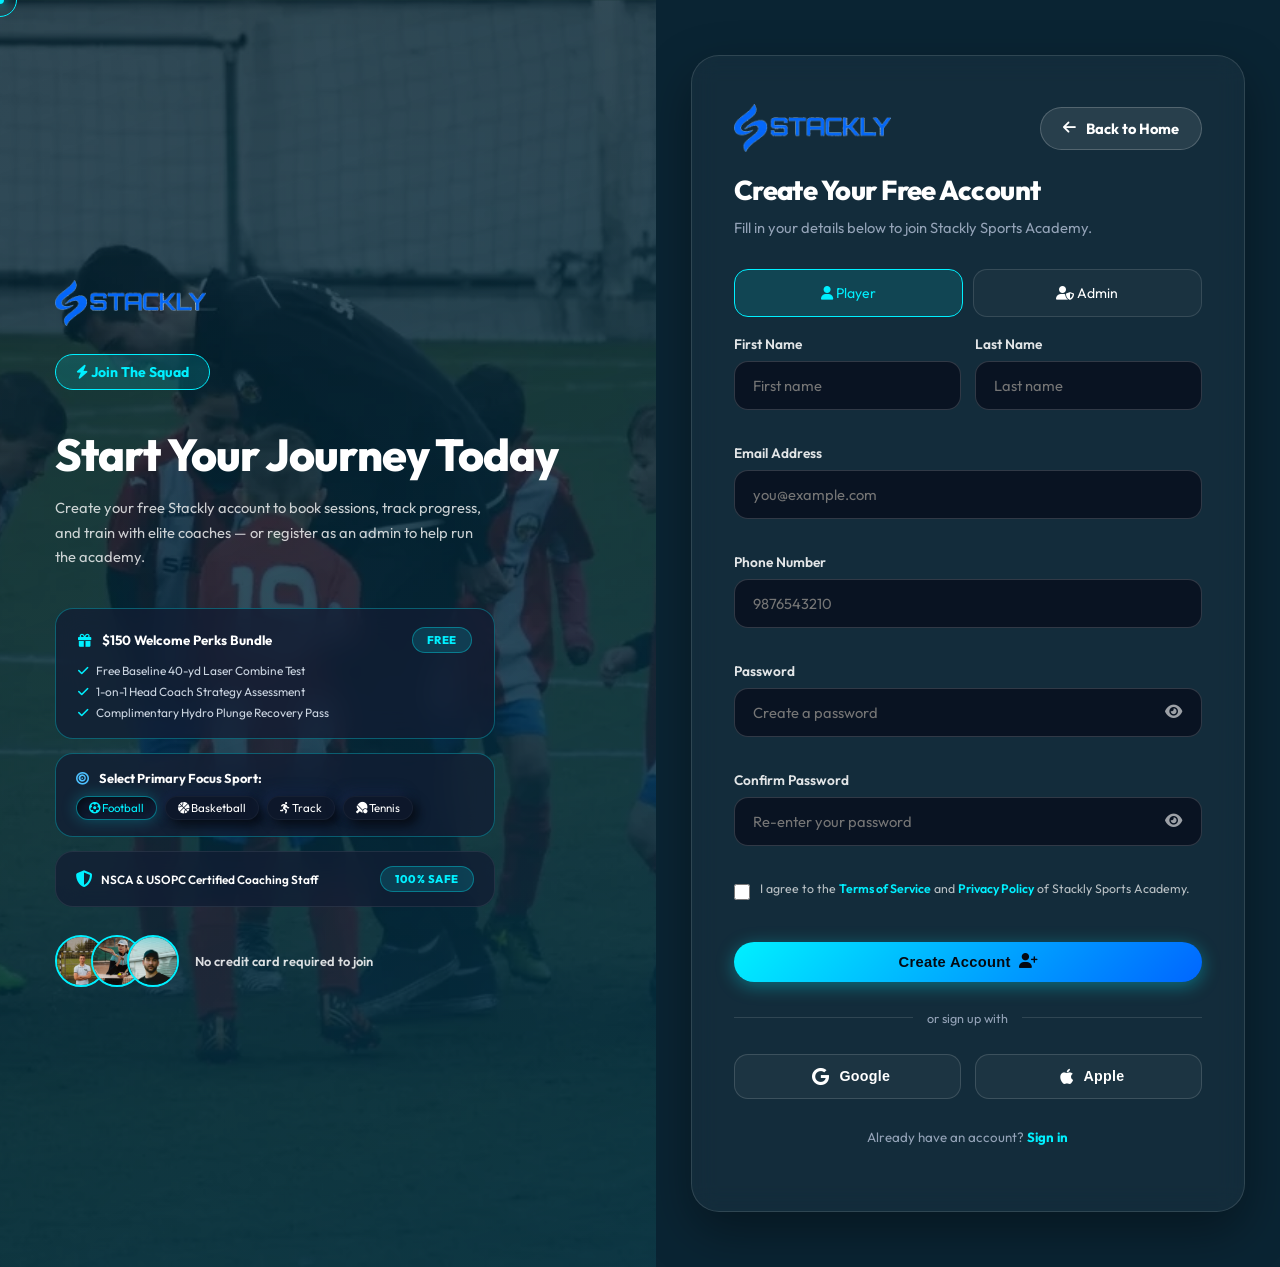
<file: signup.html>
<!DOCTYPE html>
<html lang="en">
<head>
    <meta charset="UTF-8">
    <meta name="viewport" content="width=device-width, initial-scale=1.0">
    <meta name="description" content="Create your free Stackly Sports Academy account and start your journey to becoming a better player, or register as an admin to manage the academy.">
    <meta name="theme-color" content="#00f0ff">
    <title>Get Started | Stackly Sports Academy</title>
    <link rel="icon" type="image/webp" href="assets/stacklylogo-transparent.webp">
    <link rel="stylesheet" href="style.css">
    <link rel="stylesheet" href="https://cdnjs.cloudflare.com/ajax/libs/font-awesome/6.5.1/css/all.min.css">
</head>
<body>
<div class="page-wrapper">
    <div class="auth-shell">
        <div class="auth-brand">
            <a href="index.html" style="display:inline-flex;align-items:center;gap:10px;text-decoration:none;color:#fff;width:fit-content;">
                <img src="assets/stacklylogo-transparent.webp" alt="Stackly Sports Academy" style="height:46px;">
            </a>
            <span class="live-badge" style="margin-top:28px;width:fit-content;"><i class="fas fa-bolt" style="color: var(--accent);"></i> Join The Squad</span>
            <h1>Start Your Journey Today</h1>
            <p style="color:rgba(255,255,255,0.78);max-width:440px;line-height:1.7;font-size:1.05rem;">
                Create your free Stackly account to book sessions, track progress, and train with elite coaches &mdash; or register as an admin to help run the academy.
            </p>

            <!-- 3 NEW ATHLETE ONBOARDING WIDGETS -->
            <!-- Widget 1: VIP Athlete Welcome Bundle -->
            <div style="background: rgba(18,29,51,0.75); backdrop-filter: blur(14px); border: 1px solid rgba(0, 240, 255, 0.3); border-radius: 18px; padding: 18px 22px; margin-top: 24px; max-width: 440px;">
                <div class="d-flex justify-between align-center" style="margin-bottom: 10px;">
                    <span style="font-weight: 700; color: #fff; font-size: 0.95rem;"><i class="fas fa-gift" style="color: var(--accent); margin-right: 8px;"></i> $150 Welcome Perks Bundle</span>
                    <span class="sports-badge sports-badge-volt">Free</span>
                </div>
                <ul style="display: flex; flex-direction: column; gap: 6px; font-size: 0.85rem; color: #cbd5e1; margin: 0;">
                    <li><i class="fas fa-check" style="color: var(--accent); margin-right: 6px;"></i> Free Baseline 40-yd Laser Combine Test</li>
                    <li><i class="fas fa-check" style="color: var(--accent); margin-right: 6px;"></i> 1-on-1 Head Coach Strategy Assessment</li>
                    <li><i class="fas fa-check" style="color: var(--accent); margin-right: 6px;"></i> Complimentary Hydro Plunge Recovery Pass</li>
                </ul>
            </div>

            <!-- Widget 2: Sport Specialization Pill Selector -->
            <div style="background: rgba(18,29,51,0.75); backdrop-filter: blur(14px); border: 1px solid rgba(0,240,255,0.3); border-radius: 18px; padding: 16px 20px; margin-top: 14px; max-width: 440px;">
                <div style="color: #fff; font-weight: 700; font-size: 0.92rem; margin-bottom: 10px;"><i class="fas fa-bullseye" style="color: var(--accent-secondary); margin-right: 8px;"></i> Select Primary Focus Sport:</div>
                <div style="display: flex; gap: 8px; flex-wrap: wrap;">
                    <span class="neu-pill active" style="padding: 4px 12px; font-size: 0.82rem;"><i class="fas fa-futbol"></i> Football</span>
                    <span class="neu-pill" style="padding: 4px 12px; font-size: 0.82rem;"><i class="fas fa-basketball"></i> Basketball</span>
                    <span class="neu-pill" style="padding: 4px 12px; font-size: 0.82rem;"><i class="fas fa-person-running"></i> Track</span>
                    <span class="neu-pill" style="padding: 4px 12px; font-size: 0.82rem;"><i class="fas fa-table-tennis-paddle-ball"></i> Tennis</span>
                </div>
            </div>

            <!-- Widget 3: Accreditation & Safety Trust Badges -->
            <div style="background: rgba(18,29,51,0.75); backdrop-filter: blur(14px); border: 1px solid rgba(255,255,255,0.08); border-radius: 18px; padding: 14px 20px; margin-top: 14px; max-width: 440px; display: flex; align-items: center; justify-content: space-between;">
                <div style="display: flex; align-items: center; gap: 8px; font-size: 0.85rem; color: #fff; font-weight: 600;">
                    <i class="fas fa-shield-halved" style="color: var(--accent); font-size: 1.2rem;"></i>
                    <span>NSCA & USOPC Certified Coaching Staff</span>
                </div>
                <span class="sports-badge sports-badge-cyan">100% Safe</span>
            </div>

            <div style="margin-top:28px;display:flex;align-items:center;gap:16px;">
                <div style="display:flex;">
                    <img src="assets/coach male1-optimized.webp" alt="Coach" style="width:52px;height:52px;border-radius:50%;object-fit:cover;border:2px solid var(--accent);">
                    <img src="assets/coach female1-optimized.webp" alt="Coach" style="width:52px;height:52px;border-radius:50%;object-fit:cover;border:2px solid var(--accent);margin-left:-16px;">
                    <img src="assets/coach male5-optimized.webp" alt="Coach" style="width:52px;height:52px;border-radius:50%;object-fit:cover;border:2px solid var(--accent);margin-left:-16px;">
                </div>
                <span style="color:rgba(255,255,255,0.85);font-size:0.92rem;font-weight:600;">No credit card required to join</span>
            </div>
        </div>
        <div class="auth-panel">
            <div class="auth-card-box">
                <div class="auth-card-header">
                    <a href="index.html" class="auth-logo-link">
                        <img src="assets/stacklylogo-transparent.webp" alt="Stackly" style="height:48px;">
                    </a>
                    <a href="index.html" class="auth-back-btn">
                        <i class="fa-solid fa-arrow-left"></i> <span>Back to Home</span>
                    </a>
                </div>
                <h2>Create Your Free Account</h2>
                <p class="sub">Fill in your details below to join Stackly Sports Academy.</p>
                <div class="role-switch" id="roleSwitch">
                    <label class="role-option active" id="roleOptionPlayer">
                        <input type="radio" name="role" value="player" id="rolePlayer" checked>
                        <i class="fa-solid fa-user"></i>
                        <span>Player</span>
                    </label>
                    <label class="role-option" id="roleOptionAdmin">
                        <input type="radio" name="role" value="admin" id="roleAdmin">
                        <i class="fa-solid fa-user-shield"></i>
                        <span>Admin</span>
                    </label>
                </div>
                <form id="signupForm" novalidate>
                    <div style="display:grid;grid-template-columns:1fr 1fr;gap:14px;">
                        <div class="form-group" id="firstNameGroup">
                            <label for="firstName">First Name</label>
                            <input type="text" id="firstName" name="firstName" placeholder="First name" autocomplete="given-name" pattern="[A-Za-z\s]+" title="Letters only" required oninput="this.value = this.value.replace(/[^a-zA-Z\s]/g, '')">
                            <span class="form-error" id="firstNameError">Please enter your first name</span>
                        </div>
                        <div class="form-group" id="lastNameGroup">
                            <label for="lastName">Last Name</label>
                            <input type="text" id="lastName" name="lastName" placeholder="Last name" autocomplete="family-name" pattern="[A-Za-z\s]+" title="Letters only" required oninput="this.value = this.value.replace(/[^a-zA-Z\s]/g, '')">
                            <span class="form-error" id="lastNameError">Please enter your last name</span>
                        </div>
                    </div>
                    <div class="form-group" id="emailGroup">
                        <label for="email">Email Address</label>
                        <input type="email" id="email" name="email" placeholder="you@example.com" autocomplete="email" required>
                        <span class="form-error">Please enter a valid email address</span>
                    </div>
                    <div class="form-group" id="phoneGroup">
                        <label for="phone">Phone Number</label>
                        <input type="tel" id="phone" name="phone" placeholder="9876543210" autocomplete="tel" inputmode="numeric" pattern="[0-9]{10,15}" maxlength="15" title="Numbers only" required oninput="this.value = this.value.replace(/[^0-9]/g, '')">
                        <span class="form-error">Please enter a valid 10-digit phone number</span>
                    </div>
                    <div class="form-group" id="passwordGroup">
                        <label for="password">Password</label>
                        <input type="password" id="password" name="password" placeholder="Create a password" autocomplete="new-password" minlength="8" required>
                        <span class="form-error">Password must be at least 8 characters</span>
                    </div>
                    <div class="form-group" id="confirmPasswordGroup">
                        <label for="confirmPassword">Confirm Password</label>
                        <input type="password" id="confirmPassword" name="confirmPassword" placeholder="Re-enter your password" autocomplete="new-password" required>
                        <span class="form-error" id="confirmPasswordError">Password must be at least 8 characters</span>
                    </div>
                    <div class="form-group" id="termsGroup" style="display:flex;align-items:flex-start;gap:10px;">
                        <input type="checkbox" id="terms" name="terms" style="margin-top:4px;width:16px;height:16px;accent-color:var(--accent);cursor:pointer;flex-shrink:0;">
                        <label for="terms" style="margin:0;cursor:pointer;font-size:0.88rem;font-weight:400;color:rgba(255,255,255,0.7);line-height:1.5;">
                            I agree to the <a href="404.html" style="color:var(--accent);font-weight:600;">Terms of Service</a> and <a href="404.html" style="color:var(--accent);font-weight:600;">Privacy Policy</a> of Stackly Sports Academy.
                        </label>
                        <span class="form-error">You must agree to the terms to continue</span>
                    </div>
                    <button type="submit" class="btn btn-primary" id="signupSubmit" style="width:100%; margin-top: 8px;">
                        <span class="btn-text">Create Account</span> <i class="fa-solid fa-user-plus"></i>
                    </button>
                </form>
                <div style="display:flex;align-items:center;gap:14px;margin:28px 0;color:var(--text-muted);font-size:0.9rem;">
                    <span style="flex:1;height:1px;background:rgba(255,255,255,0.12);"></span>
                    or sign up with
                    <span style="flex:1;height:1px;background:rgba(255,255,255,0.12);"></span>
                </div>
                <div style="display:flex;gap:14px;margin-bottom:28px;">
                    <button type="button" class="btn social-btn google-btn" id="googleSignup">
                        <i class="fa-brands fa-google"></i> <span>Google</span>
                    </button>
                    <button type="button" class="btn social-btn apple-btn" id="appleSignup">
                        <i class="fa-brands fa-apple"></i> <span>Apple</span>
                    </button>
                </div>
                <p style="text-align:center;color:var(--text-muted);font-size:0.95rem;">
                    Already have an account? <a href="signin.html" style="color:var(--accent);font-weight:700;">Sign in</a>
                </p>
            </div>
        </div>
    </div>
</div>
<script src="script.js"></script>
<script>
(function () {
    var roleSwitch = document.getElementById('roleSwitch');
    var roleInputs = roleSwitch.querySelectorAll('input[name="role"]');
    function syncRoleUI() {
        roleInputs.forEach(function (input) {
            var option = input.closest('.role-option');
            if (input.checked) option.classList.add('active');
            else option.classList.remove('active');
        });
    }
    roleInputs.forEach(function (input) {
        input.addEventListener('change', syncRoleUI);
    });
    syncRoleUI();
    var firstNameInput = document.getElementById('firstName');
    var lastNameInput = document.getElementById('lastName');
    var emailInput = document.getElementById('email');
    var phoneInput = document.getElementById('phone');
    var passwordInput = document.getElementById('password');
    var confirmPasswordInput = document.getElementById('confirmPassword');
    var termsInput = document.getElementById('terms');

    if (firstNameInput) {
        firstNameInput.addEventListener('input', function () {
            this.value = this.value.replace(/[^a-zA-Z\s]/g, '');
            this.closest('.form-group').classList.remove('has-error');
        });
    }
    if (lastNameInput) {
        lastNameInput.addEventListener('input', function () {
            this.value = this.value.replace(/[^a-zA-Z\s]/g, '');
            this.closest('.form-group').classList.remove('has-error');
        });
    }
    if (phoneInput) {
        phoneInput.addEventListener('input', function () {
            this.value = this.value.replace(/[^0-9]/g, '');
            this.closest('.form-group').classList.remove('has-error');
        });
    }
    [emailInput, passwordInput, confirmPasswordInput].forEach(function (input) {
        if (input) {
            input.addEventListener('input', function () {
                this.closest('.form-group').classList.remove('has-error');
            });
        }
    });
    if (termsInput) {
        termsInput.addEventListener('change', function () {
            this.closest('.form-group').classList.remove('has-error');
        });
    }
    document.getElementById('signupForm').addEventListener('submit', function (e) {
        e.preventDefault();
        var firstNameGroup = document.getElementById('firstNameGroup');
        var lastNameGroup = document.getElementById('lastNameGroup');
        var emailGroup = document.getElementById('emailGroup');
        var phoneGroup = document.getElementById('phoneGroup');
        var passwordGroup = document.getElementById('passwordGroup');
        var confirmPasswordGroup = document.getElementById('confirmPasswordGroup');
        var termsGroup = document.getElementById('termsGroup');
        var firstName = firstNameInput.value.trim();
        var lastName = lastNameInput.value.trim();
        var email = emailInput.value.trim();
        var phone = phoneInput.value.trim();
        var password = passwordInput.value;
        var confirmPassword = confirmPasswordInput.value;
        var termsChecked = termsInput.checked;
        var roleEl = document.querySelector('input[name="role"]:checked');
        var role = roleEl ? roleEl.value : 'player';
        var isValid = true;
        var errorMsg = '';
        var isAlphabetic = function(v) { return /^[a-zA-Z\s.-]+$/.test((v || '').trim()); };
        var fnErrorEl = document.getElementById('firstNameError') || firstNameGroup.querySelector('.form-error');
        if (!firstName) {
            if (fnErrorEl) fnErrorEl.textContent = 'Please enter your first name';
            if (window.StacklyForms) window.StacklyForms.setGroupError(firstNameGroup, true);
            isValid = false;
            errorMsg = errorMsg || 'Please enter your first name.';
        } else if (!isAlphabetic(firstName)) {
            if (fnErrorEl) fnErrorEl.textContent = 'Name contains only alphabets';
            if (window.StacklyForms) window.StacklyForms.setGroupError(firstNameGroup, true);
            isValid = false;
            errorMsg = errorMsg || 'First name contains only alphabets.';
        } else {
            if (window.StacklyForms) window.StacklyForms.setGroupError(firstNameGroup, false);
        }
        var lnErrorEl = document.getElementById('lastNameError') || lastNameGroup.querySelector('.form-error');
        if (!lastName) {
            if (lnErrorEl) lnErrorEl.textContent = 'Please enter your last name';
            if (window.StacklyForms) window.StacklyForms.setGroupError(lastNameGroup, true);
            isValid = false;
            errorMsg = errorMsg || 'Please enter your last name.';
        } else if (!isAlphabetic(lastName)) {
            if (lnErrorEl) lnErrorEl.textContent = 'Name contains only alphabets';
            if (window.StacklyForms) window.StacklyForms.setGroupError(lastNameGroup, true);
            isValid = false;
            errorMsg = errorMsg || 'Last name contains only alphabets.';
        } else {
            if (window.StacklyForms) window.StacklyForms.setGroupError(lastNameGroup, false);
        }
        var emailOk = window.StacklyForms ? window.StacklyForms.isEmail(email) : /^[^\s@]+@[^\s@]+\.[^\s@]+$/.test(email);
        if (window.StacklyForms) window.StacklyForms.setGroupError(emailGroup, !emailOk);
        if (!emailOk) { isValid = false; errorMsg = errorMsg || 'Please enter a valid email address.'; }
        var phoneOk = !phone || (phone.replace(/\D/g, '').length >= 10);
        if (window.StacklyForms) window.StacklyForms.setGroupError(phoneGroup, !phoneOk);
        if (!phoneOk) { isValid = false; errorMsg = errorMsg || 'Please enter a valid 10-digit phone number.'; }
        var passwordOk = window.StacklyForms ? window.StacklyForms.isPassword(password) : (password && password.length >= 8);
        if (window.StacklyForms) window.StacklyForms.setGroupError(passwordGroup, !passwordOk);
        if (!passwordOk) { isValid = false; errorMsg = errorMsg || 'Password must be at least 8 characters.'; }
        var confirmErrorEl = document.getElementById('confirmPasswordError') || confirmPasswordGroup.querySelector('.form-error');
        if (!confirmPassword || confirmPassword.length < 8) {
            if (confirmErrorEl) confirmErrorEl.textContent = 'Password must be at least 8 characters';
            if (window.StacklyForms) window.StacklyForms.setGroupError(confirmPasswordGroup, true);
            isValid = false;
            errorMsg = errorMsg || 'Password must be at least 8 characters.';
        } else if (confirmPassword !== password) {
            if (confirmErrorEl) confirmErrorEl.textContent = 'Passwords do not match';
            if (window.StacklyForms) window.StacklyForms.setGroupError(confirmPasswordGroup, true);
            isValid = false;
            errorMsg = errorMsg || 'Passwords do not match.';
        } else {
            if (window.StacklyForms) window.StacklyForms.setGroupError(confirmPasswordGroup, false);
        }
        if (!termsChecked) {
            termsInput.checked = true;
            termsChecked = true;
            if (window.StacklyForms) window.StacklyForms.setGroupError(termsGroup, false);
        }
        if (!isValid) {
            if (window.KickToast) window.KickToast.show(errorMsg, 'error', 'Offside');
            else alert(errorMsg);
            return;
        }
        var submitBtn = document.getElementById('signupSubmit');
        submitBtn.classList.add('loading');
        submitBtn.disabled = true;
        setTimeout(function () {
            submitBtn.classList.remove('loading');
            submitBtn.disabled = false;
            if (window.StacklyAuth) {
                window.StacklyAuth.setUser({
                    name: firstName + ' ' + lastName,
                    email: email,
                    phone: phone,
                    role: role,
                    membership: 'Standard Plan',
                    loggedIn: false,
                    signupTime: new Date().toISOString()
                });
            }
            if (window.KickToast) {
                window.KickToast.show('Account created successfully! Redirecting to Sign In page...', 'success', 'Account Created');
            }
            setTimeout(function () {
                window.location.href = 'signin.html';
            }, 800);
        }, 600);
    });
    var googleSignup = document.getElementById('googleSignup');
    var appleSignup = document.getElementById('appleSignup');
    if (googleSignup) googleSignup.addEventListener('click', function () { window.location.href = '404.html'; });
    if (appleSignup) appleSignup.addEventListener('click', function () { window.location.href = '404.html'; });
    window.addEventListener('pageshow', function (event) {
        if (event.persisted) {
            var form = document.getElementById('signupForm');
            if (form) form.reset();
            document.querySelectorAll('.form-group').forEach(function (g) { g.classList.remove('has-error'); });
            document.getElementById('rolePlayer').checked = true;
            syncRoleUI();
        }
    });
})();
</script>
</body>
</html>
</file>
<file: style.css>
@import url('https://fonts.googleapis.com/css2?family=Outfit:wght@300;400;500;600;700;800;900&family=Teko:wght@500;600;700&display=swap');
:root {
  --bg-darker: #050912;
  --bg-dark: #09101d;
  --bg-card: #0f192b;
  --bg-card-hover: #15233c;
  --bg-card-glass: rgba(15, 25, 43, 0.82);
  --bg-light: #111d33;
  --bg-light-card: #152238;
  --accent: #00f0ff; /* Electric Cyan */
  --accent-hover: #38bdf8;
  --accent-secondary: #4ec1ff; /* Stackly Sky Blue */
  --accent-secondary-hover: #7ad6ff;
  --accent-blue: #0066ff; /* Electric Royal Blue (New Color) */
  --accent-blue-hover: #2563eb;
  --accent-gold: #ffb703; /* Solar Gold */
  --accent-cyan: #00f0ff;
  --accent-crimson: #4ec1ff;
  --text-light: #ffffff;
  --text-dark: #ffffff; /* Unified for dark theme contrast */
  --text-muted: #94a3b8;
  --text-muted-dark: #cbd5e1;
  --font-main: 'Outfit', -apple-system, BlinkMacSystemFont, 'Segoe UI', Roboto, sans-serif;
  --font-display: 'Teko', 'Outfit', sans-serif;
  --transition: all 0.35s cubic-bezier(0.16, 1, 0.3, 1);
  --transition-fast: all 0.2s ease;
  --section-padding: 75px 20px;
  --gradient-accent: linear-gradient(135deg, #00f0ff 0%, #0066ff 100%);
  --gradient-blue: linear-gradient(135deg, #0066ff 0%, #00f0ff 100%);
  --gradient-crimson: linear-gradient(135deg, #4ec1ff 0%, #0066ff 100%);
  --gradient-blaze: linear-gradient(135deg, #4ec1ff 0%, #0066ff 50%, #00f0ff 100%);
  --gradient-tri: linear-gradient(135deg, #0066ff 0%, #00f0ff 50%, #4ec1ff 100%);
  --gradient-card: linear-gradient(145deg, rgba(21, 35, 60, 0.9) 0%, rgba(10, 18, 32, 0.95) 100%);
  --glass-border: 1px solid rgba(0, 240, 255, 0.18);
  --glass-glow-border: 1px solid rgba(0, 240, 255, 0.45);
  --glass-backdrop: blur(18px);
  --glow-accent: 0 0 25px rgba(0, 240, 255, 0.45);
  --glow-crimson: 0 0 25px rgba(78, 193, 255, 0.45);
  --glow-blue: 0 0 25px rgba(0, 102, 255, 0.45);
  --card-shadow: 0 16px 36px rgba(0, 0, 0, 0.55);
  --neu-shadow: 8px 8px 20px #03060c, -8px -8px 20px #13213a;
  --neu-inset: inset 4px 4px 8px #03060c, inset -4px -4px 8px #13213a;
}
* {
  margin: 0;
  padding: 0;
  box-sizing: border-box;
}
html {
  scroll-behavior: smooth;
  font-size: 14px;
  overflow-y: auto;
  scrollbar-width: thin;
  scrollbar-color: var(--accent) var(--bg-darker);
}
body {
  font-family: var(--font-main);
  background-color: var(--bg-dark);
  background-image: 
    radial-gradient(circle at 10% 20%, rgba(0, 240, 255, 0.08) 0%, transparent 35%),
    radial-gradient(circle at 90% 80%, rgba(78, 193, 255, 0.08) 0%, transparent 35%);
  color: var(--text-light);
  overflow-x: hidden;
  overflow-y: auto;
  width: 100%;
  max-width: 100%;
  cursor: auto;
  position: relative;
}
::-webkit-scrollbar {
  width: 10px;
  height: 10px;
}
::-webkit-scrollbar-track {
  background: var(--bg-darker);
  border-left: 1px solid rgba(255, 255, 255, 0.06);
}
::-webkit-scrollbar-thumb {
  background: linear-gradient(180deg, var(--accent) 0%, var(--accent-secondary) 100%);
  border-radius: 10px;
  border: 2px solid var(--bg-darker);
  box-shadow: var(--glow-accent);
}
::-webkit-scrollbar-thumb:hover {
  background: linear-gradient(180deg, var(--accent-hover) 0%, #7ad6ff 100%);
  box-shadow: 0 0 18px rgba(0, 240, 255, 0.8);
}
::-webkit-scrollbar-corner {
  background: var(--bg-darker);
}
.page-wrapper {
  position: relative;
  margin: 0 auto;
  overflow-x: hidden;
  width: 100%;
}
.cursor-dot, .cursor-outline {
  position: fixed;
  top: 0;
  left: 0;
  transform: translate(-50%, -50%);
  border-radius: 50%;
  z-index: 999999;
  pointer-events: none;
}
.cursor-dot {
  width: 8px; height: 8px;
  background-color: var(--accent);
  box-shadow: 0 0 12px var(--accent);
}
.cursor-outline {
  width: 34px; height: 34px;
  border: 1.5px solid var(--accent);
  transition: width 0.2s, height 0.2s, background-color 0.2s, border-color 0.2s;
}
.cursor-hover .cursor-outline {
  width: 55px; height: 55px;
  background-color: rgba(0, 240, 255, 0.15);
  border-color: var(--accent-secondary);
}
h1, h2, h3, h4, h5, h6 { font-weight: 800; line-height: 1.2; margin-bottom: 1rem; letter-spacing: -0.02em; }
h1 { font-size: 3.8rem; }
h2 { font-size: 2.6rem; }
h3 { font-size: 1.6rem; }
p { line-height: 1.65; margin-bottom: 1rem; color: var(--text-muted); font-size: 1.05rem; }
a { text-decoration: none; color: inherit; }
ul { list-style: none; }
.highlight { 
  color: var(--accent);
  text-shadow: 0 0 20px rgba(0, 240, 255, 0.4);
}
.highlight-cyan {
  color: var(--accent);
  text-shadow: 0 0 20px rgba(0, 240, 255, 0.4);
}
.highlight-blue {
  color: var(--accent-blue);
  text-shadow: 0 0 20px rgba(0, 102, 255, 0.45);
}
.highlight-crimson {
  color: var(--accent-secondary);
  text-shadow: 0 0 20px rgba(78, 193, 255, 0.4);
}
.highlight-gold {
  color: var(--accent-gold);
  text-shadow: 0 0 20px rgba(255, 183, 3, 0.45);
}
.highlight-gradient {
  background: var(--gradient-tri);
  -webkit-background-clip: text;
  -webkit-text-fill-color: transparent;
  display: inline-block;
}
.text-dark { color: #ffffff !important; }
.text-light { color: #ffffff !important; }
.text-muted { color: var(--text-muted); }
.btn {
  display: inline-flex;
  align-items: center;
  justify-content: center;
  padding: 12px 28px;
  border-radius: 9999px;
  font-weight: 700;
  font-size: 1.05rem;
  cursor: pointer;
  border: none;
  position: relative;
  overflow: hidden;
  z-index: 1;
  transition: var(--transition);
  text-transform: capitalize;
  letter-spacing: 0.02em;
}
.btn i {
  margin-left: 8px;
  transition: transform 0.3s cubic-bezier(0.34, 1.56, 0.64, 1);
}
.btn-primary {
  background: linear-gradient(135deg, var(--accent) 0%, var(--accent-blue) 100%);
  color: #050912;
  box-shadow: 0 4px 18px rgba(0, 240, 255, 0.35);
}
.btn-primary::before {
  content: '';
  position: absolute;
  top: 0; left: 0;
  width: 0%; height: 100%;
  background: linear-gradient(135deg, var(--accent-blue) 0%, var(--accent-secondary) 100%);
  transition: width 0.4s ease;
  z-index: -1;
}
.btn-primary:hover { 
  color: #ffffff; 
  box-shadow: 0 8px 25px rgba(0, 240, 255, 0.55), 0 0 20px rgba(0, 102, 255, 0.4);
  transform: translateY(-3px);
}
.btn-primary:hover::before { width: 100%; }
.btn-primary:hover i { transform: translateX(5px); color: #ffffff; }

.btn-blue {
  background: linear-gradient(135deg, var(--accent-blue) 0%, #1d4ed8 100%);
  color: #ffffff;
  box-shadow: 0 4px 18px rgba(0, 102, 255, 0.4);
}
.btn-blue:hover {
  background: linear-gradient(135deg, #1d4ed8 0%, var(--accent) 100%);
  color: #050912;
  box-shadow: 0 8px 25px rgba(0, 240, 255, 0.6);
  transform: translateY(-3px);
}

.btn-crimson {
  background: linear-gradient(135deg, var(--accent-secondary) 0%, #6ccfff 100%);
  color: #ffffff;
  box-shadow: 0 4px 18px rgba(78, 193, 255, 0.35);
}
.btn-crimson:hover {
  background: linear-gradient(135deg, #6ccfff 0%, var(--accent-blue) 100%);
  box-shadow: 0 8px 25px rgba(78, 193, 255, 0.55);
  transform: translateY(-3px);
}

.btn-cyan {
  background: var(--accent);
  color: #050912;
  box-shadow: 0 4px 18px rgba(0, 240, 255, 0.35);
}
.btn-cyan:hover {
  background: #ffffff;
  color: var(--bg-darker);
  box-shadow: 0 8px 25px rgba(0, 240, 255, 0.6);
  transform: translateY(-3px);
}

.btn-outline {
  background: rgba(0, 240, 255, 0.06);
  border: 2px solid var(--accent);
  color: var(--accent);
  backdrop-filter: blur(8px);
}
.btn-outline::before {
  content: '';
  position: absolute;
  top: 0; left: 0;
  width: 0%; height: 100%;
  background: linear-gradient(135deg, var(--accent) 0%, var(--accent-blue) 100%);
  transition: width 0.4s ease;
  z-index: -1;
}
.btn-outline:hover { 
  color: #050912; 
  box-shadow: 0 8px 25px rgba(0, 240, 255, 0.45);
  transform: translateY(-3px);
}
.btn-outline:hover::before { width: 100%; }
.btn-outline:hover i { transform: translateX(5px); color: #050912; }

.navbar {
  position: fixed;
  top: 0; left: 0; width: 100%;
  padding: 18px 5%;
  display: flex; justify-content: space-between; align-items: center;
  z-index: 1000; transition: var(--transition);
  background: rgba(7, 12, 24, 0.4);
  backdrop-filter: blur(12px);
  border-bottom: 1px solid rgba(255, 255, 255, 0.05);
}
.navbar.scrolled {
  background: rgba(7, 12, 24, 0.92);
  padding: 12px 5%;
  box-shadow: 0 10px 30px rgba(0,0,0,0.6);
  border-bottom: 1px solid rgba(0, 240, 255, 0.2);
}
.nav-logo img { height: 38px; filter: drop-shadow(0 2px 8px rgba(0,0,0,0.4)); }
.nav-links { display: flex; gap: 32px; align-items: center; position: absolute; left: 50%; transform: translateX(-50%); }
.nav-links a { 
  font-weight: 600; 
  font-size: 1.08rem; 
  position: relative; 
  transition: var(--transition); 
  padding: 6px 12px;
  border-radius: 8px;
}
.nav-links a:hover { 
  color: var(--accent); 
  background: rgba(0, 240, 255, 0.08);
  transform: translateY(-2px); 
}
.nav-links a::after {
  content: ''; position: absolute; bottom: 0; left: 50%; transform: translateX(-50%);
  width: 0; height: 3px; background: var(--gradient-accent); 
  border-radius: 4px;
  transition: var(--transition);
}
.nav-links a:hover::after { width: 80%; }
.nav-links a.active { 
  color: var(--accent); 
  background: rgba(0, 240, 255, 0.12);
}
.nav-links a.active::after { width: 80%; }
.nav-auth-buttons {
  margin-left: 0 !important;
}
.nav-auth-buttons a { transform: none !important; }
.nav-auth-buttons a::after { display: none; }
.nav-auth-buttons a.btn-outline:hover { color: var(--text-dark) !important; }
.menu-toggle { display: none; font-size: 1.5rem; cursor: pointer; color: var(--text-light); }
section { padding: var(--section-padding); }
.container { max-width: 1180px; margin: 0 auto; } 
.section-header { margin-bottom: 3rem; }
.section-header-center { text-align: center; }
.section-header h2 { color: var(--text-light); }
.section-eyebrow {
  display: inline-flex;
  align-items: center;
  gap: 8px;
  background: rgba(0, 240, 255, 0.12);
  border: 1px solid rgba(0, 240, 255, 0.3);
  color: var(--accent);
  padding: 6px 16px;
  border-radius: 9999px;
  font-size: 0.88rem;
  font-weight: 700;
  text-transform: uppercase;
  letter-spacing: 0.08em;
  margin-bottom: 14px;
}
.section-eyebrow i { font-size: 0.82rem; }
.bg-light-section { 
  background-color: var(--bg-card); 
  color: var(--text-light); 
  position: relative;
}
.bg-light-section h2, .bg-light-section h3, .bg-light-section .text-dark { color: #ffffff !important; }
.bg-light-section p { color: var(--text-muted); }
.grid { display: grid; }
.grid-2 { grid-template-columns: repeat(2, 1fr); gap: 2rem; }
.grid-3 { grid-template-columns: repeat(3, 1fr); gap: 2rem; }
.grid-4 { grid-template-columns: repeat(4, 1fr); gap: 1.5rem; }
.d-flex { display: flex; }
.align-center { align-items: center; }
.justify-center { justify-content: center; }
.justify-between { justify-content: space-between; }
.flex-column { flex-direction: column; }
.gap-1 { gap: 0.5rem; }
.gap-2 { gap: 1rem; }
.gap-3 { gap: 1.5rem; }
.gap-4 { gap: 2rem; }
.text-center { text-align: center; }
.shape-oval { border-radius: 80px; overflow: hidden; }
.shape-circle { border-radius: 50%; overflow: hidden; }
.shape-bottom-half { border-bottom-left-radius: 100px; border-bottom-right-radius: 100px; }
.card {
  background: var(--gradient-card);
  border-radius: 20px;
  padding: 28px;
  transition: transform 0.4s cubic-bezier(0.34, 1.56, 0.64, 1), box-shadow 0.4s ease, border-color 0.4s ease;
  border: 1px solid rgba(0, 240, 255, 0.16);
  position: relative;
  overflow: hidden;
  backdrop-filter: blur(16px);
  box-shadow: 0 16px 36px rgba(0, 0, 0, 0.45);
}
.card::before {
  content: ''; position: absolute; top: 0; left: 50%; transform: translateX(-50%);
  width: 0; height: 3px; background: linear-gradient(90deg, transparent, var(--accent), var(--accent-blue), transparent);
  transition: width 0.4s ease; z-index: 3;
}
.card::after {
  content: ''; position: absolute; top: -50%; left: -50%;
  width: 200%; height: 200%;
  background: radial-gradient(circle, rgba(0, 240, 255, 0.15) 0%, transparent 70%);
  opacity: 0; transition: opacity 0.5s; pointer-events: none;
}
.card:hover {
  transform: translateY(-10px) scale(1.02);
  box-shadow: 0 25px 50px rgba(0,0,0,0.6), 0 0 30px rgba(0, 240, 255, 0.35);
  border-color: var(--accent);
}
.card:hover::before { width: 100%; }
.card:hover::after { opacity: 1; }
.card-light { 
  background: linear-gradient(145deg, rgba(17, 28, 50, 0.95) 0%, rgba(9, 16, 30, 0.98) 100%);
  border: 1px solid rgba(0, 240, 255, 0.2); 
  color: var(--text-light); 
  display: flex; flex-direction: column; height: 100%;
  position: relative; overflow: hidden;
  border-radius: 20px;
  backdrop-filter: blur(16px);
  box-shadow: 0 16px 36px rgba(0, 0, 0, 0.45);
  transition: transform 0.4s cubic-bezier(0.34, 1.56, 0.64, 1), box-shadow 0.4s ease, border-color 0.4s ease;
}
.card-light h2, .card-light h3, .card-light h4 { color: #ffffff !important; }
.card-light::before {
  content: ''; position: absolute; top: 0; left: 50%; transform: translateX(-50%);
  width: 0; height: 3px; background: linear-gradient(90deg, transparent, var(--accent), var(--accent-blue), transparent);
  transition: width 0.4s ease; z-index: 3;
}
.card-light p { color: #cbd5e1; }
.card-light .text-dark { color: #ffffff !important; }
.card-light:hover { 
  transform: translateY(-10px) scale(1.02); 
  box-shadow: 0 25px 50px rgba(0, 0, 0, 0.6), 0 0 30px rgba(0, 240, 255, 0.35); 
  border-color: var(--accent) !important; 
}
.card-light:hover::before { width: 100%; }
.card-light:hover .highlight { transform: scale(1.15) rotate(-4deg); transition: transform 0.3s ease; }
.card-light:hover::before { width: 100%; }
.card-light:hover .highlight { transform: scale(1.2) rotate(-8deg); transition: transform 0.3s ease; }
.pricing-card {
  transition: transform 0.4s cubic-bezier(0.34, 1.4, 0.64, 1), border-color 0.3s ease;
}
.pricing-card::after,
.pricing-card::before {
  display: none !important;
  content: none !important;
}
.pricing-card:hover {
  transform: scale(1.03) !important;
  border-color: var(--accent) !important;
}
.img-fit { width: 100%; height: 100%; object-fit: cover; transition: transform 0.6s ease; }
.rounded-img { border-radius: 15px; overflow: hidden; }
.rounded-img:hover .img-fit { transform: scale(1.08); }
.timeline { position: relative; padding-left: 30px; }
.timeline::before {
  content: ''; position: absolute; left: 0px; top: 0; bottom: 0;
  width: 2px; background-color: rgba(0, 240, 255, 0.3);
}
.timeline-item { position: relative; padding-bottom: 30px; }
.timeline-item:last-child { padding-bottom: 0; }
.timeline-icon {
  position: absolute; left: -45px; top: 0;
  width: 30px; height: 30px; border-radius: 50%;
  background-color: var(--accent); color: var(--text-dark);
  display: flex; align-items: center; justify-content: center;
  z-index: 1; font-size: 1rem;
}
.reveal { opacity: 0; transform: translateY(40px); transition: all 0.8s ease-out; }
.reveal.active { opacity: 1; transform: translateY(0); }
.testimonial-wrapper {
  height: 400px;
  overflow: hidden;
  position: relative;
  -webkit-mask-image: linear-gradient(to bottom, transparent, black 10%, black 90%, transparent);
  mask-image: linear-gradient(to bottom, transparent, black 10%, black 90%, transparent);
}
.testimonial-track {
  display: flex;
  flex-direction: column;
  gap: 20px;
  animation: scrollVertical 20s linear infinite;
}
.testimonial-track:hover {
  animation-play-state: paused;
}
@keyframes scrollVertical {
  0% { transform: translateY(0); }
  100% { transform: translateY(-50%); } 
}
.testimonial-card {
  background: var(--bg-card);
  padding: 25px;
  border-radius: 15px;
  border-left: 3px solid var(--accent);
}
.newsletter-box {
  background: var(--bg-darker);
  padding: 40px;
  border-radius: 20px;
  display: flex; justify-content: space-between; align-items: center;
  margin-bottom: 40px; border: 1px solid rgba(255,255,255,0.05);
  transition: transform 0.4s ease;
}
.newsletter-box:hover { transform: scale(1.02); border-color: rgba(0, 240, 255, 0.2); }
.newsletter-form { display: flex; gap: 10px; width: 400px; }
.newsletter-form input {
  flex-grow: 1; padding: 12px 20px; border-radius: 30px; border: none; font-family: inherit; font-size: 1.1rem;
}
footer { font-size: 1.05rem; background-color: var(--bg-darker); }
footer .grid-4 { align-items: stretch; grid-template-columns: 3fr 1.5fr 1.5fr 2.5fr !important; justify-content: space-between; }
footer .grid-4 > div { display: flex; flex-direction: column; height: 100%; }
footer h4 { font-size: 1.3rem; }
footer a { transition: color 0.3s ease, padding-left 0.3s ease; display: inline-block; }
footer a:hover { color: var(--accent); padding-left: 5px; }
.facility-grid { display: grid; grid-template-columns: repeat(4, 1fr); gap: 20px; margin-top: 40px; }
.facility-card { position: relative; overflow: hidden; border-radius: 15px; height: 280px; }
.facility-img { width: 100%; height: 100%; object-fit: cover; transition: transform 0.6s cubic-bezier(0.25, 1, 0.5, 1); }
.facility-overlay { position: absolute; top: 0; left: 0; width: 100%; height: 100%; background: linear-gradient(to top, rgba(1,30,45,0.95) 0%, rgba(1,30,45,0.1) 100%); transition: background 0.4s ease; }
.facility-content { position: absolute; bottom: 0; left: 0; width: 100%; padding: 30px; transform: translateY(25px); transition: transform 0.4s ease; }
.facility-card:hover .facility-img { transform: scale(1.1); }
.facility-card:hover .facility-overlay { background: linear-gradient(to top, rgba(0, 240, 255, 0.85) 0%, rgba(1,30,45,0.4) 100%); }
.facility-card:hover .facility-content { transform: translateY(0); }
.facility-content p { opacity: 1; transition: color 0.4s ease; margin-top: 10px; color: #ffffff; font-weight: 600; font-size: 1.05rem; }
.facility-card:hover .facility-content p { opacity: 1; }
.facility-card:hover .facility-content h3 { color: var(--bg-dark) !important; }
.coach-grid { display: grid; grid-template-columns: repeat(4, 1fr); gap: 30px; margin-top: 40px; }
.coach-card {
  background: linear-gradient(145deg, rgba(16, 28, 52, 0.92) 0%, rgba(8, 15, 28, 0.96) 100%);
  border: 1px solid rgba(0, 240, 255, 0.2);
  box-shadow: 0 15px 35px rgba(0, 0, 0, 0.45);
  border-radius: 20px;
  padding: 30px 22px;
  text-align: center;
  transition: transform 0.4s cubic-bezier(0.34, 1.56, 0.64, 1), box-shadow 0.4s ease, border-color 0.4s ease;
  position: relative;
  overflow: hidden;
  backdrop-filter: blur(14px);
}
.coach-card h3 {
  color: #ffffff !important;
  margin-top: 6px;
  margin-bottom: 4px;
}
.coach-card p {
  color: #cbd5e1 !important;
}
.coach-card::before {
  content: ''; position: absolute; top: 0; left: 50%; transform: translateX(-50%);
  width: 0; height: 3px; background: linear-gradient(90deg, transparent, var(--accent), transparent);
  transition: width 0.4s ease; z-index: 3;
}
.coach-img {
  width: 130px;
  height: 130px;
  border-radius: 50%;
  object-fit: cover;
  margin: 0 auto 16px auto;
  border: 3px solid var(--accent);
  box-shadow: 0 0 20px rgba(0, 240, 255, 0.35);
  transition: transform 0.4s cubic-bezier(0.34, 1.56, 0.64, 1);
  display: block;
}
.coach-socials { display: flex; justify-content: center; gap: 12px; margin-top: 18px; opacity: 1; transform: translateY(0); transition: all 0.4s ease; }
.coach-socials a { color: #fff; background-color: rgba(255, 255, 255, 0.08); width: 38px; height: 38px; border-radius: 50%; display: flex; align-items: center; justify-content: center; font-size: 1rem; transition: all 0.3s ease; text-decoration: none; border: 1px solid rgba(255,255,255,0.12); }
.coach-socials a:hover { background-color: var(--accent); color: var(--bg-darker); transform: translateY(-3px); border-color: var(--accent); }
.coach-social,
.footer-social {
  display: flex;
  align-items: center;
  justify-content: flex-start;
  flex-wrap: wrap;
  gap: 12px;
}
.coach-social a,
.footer-social a {
  width: 40px;
  height: 40px;
  border-radius: 50%;
  background: rgba(255, 255, 255, 0.08);
  color: #fff;
  display: inline-flex;
  align-items: center;
  justify-content: center;
  text-decoration: none;
  font-size: 1.05rem;
  border: 1px solid rgba(255, 255, 255, 0.1);
  transition: transform 0.3s ease, background 0.3s ease, color 0.3s ease, border-color 0.3s ease;
}
.coach-social a:hover,
.footer-social a:hover {
  transform: translateY(-3px);
  background: var(--accent);
  color: var(--bg-darker);
  border-color: var(--accent);
}
.coach-social a i,
.footer-social a i {
  line-height: 1;
}
.coach-card:hover { transform: translateY(-12px) scale(1.02); box-shadow: 0 20px 45px rgba(0, 240, 255, 0.25); border-color: var(--accent); }
.coach-card:hover::before { width: 100%; }
.coach-card:hover .coach-img { transform: scale(1.08); }
.event-banner { position: relative; border-radius: 20px; overflow: hidden; padding: 70px 40px; background: linear-gradient(135deg, var(--bg-darker) 0%, #05405c 100%); border: 1px solid rgba(0, 240, 255, 0.3); text-align: center; }
.live-badge { display: inline-block; background: rgba(0, 240, 255, 0.15); color: var(--accent); padding: 8px 20px; border-radius: 30px; font-weight: bold; margin-bottom: 20px; border: 1px solid var(--accent); animation: pulseGlow 2s infinite; }
@keyframes pulseGlow { 0% { box-shadow: 0 0 0 0 rgba(0, 240, 255, 0.4); } 70% { box-shadow: 0 0 0 15px rgba(0, 240, 255, 0); } 100% { box-shadow: 0 0 0 0 rgba(0, 240, 255, 0); } }
.countdown-timer { display: flex; justify-content: center; gap: 20px; margin: 35px 0; }
.cd-box { background: rgba(0,0,0,0.4); padding: 15px 20px; border-radius: 15px; min-width: 90px; border: 1px solid rgba(255,255,255,0.05); }
.cd-box h2 { color: var(--accent); font-size: 2.5rem; margin: 0; }
.cd-box span { font-size: 0.85rem; text-transform: uppercase; letter-spacing: 1px; color: var(--text-muted); }
.facts-section { background-color: #032539; padding: 30px 0; position: relative; overflow: hidden; margin-top: 0; }
.facts-grid { display: grid; grid-template-columns: 1fr 1.2fr; gap: 60px; align-items: stretch; }
.facts-image-col { position: relative; text-align: center; }
.facts-image-col img { width: 100%; max-width: 450px; height: 450px; display: inline-block; object-fit: cover; object-position: center; border-radius: 20px; box-shadow: 0 10px 30px rgba(0,0,0,0.3); }
.facts-content-col { color: #ffffff; position: relative; padding-top: 20px; }
.outline-text { font-size: 6rem; color: transparent; -webkit-text-stroke: 1px rgba(255,255,255,0.15); text-transform: uppercase; font-weight: 900; line-height: 1; position: absolute; top: -35px; left: 0; z-index: 0; letter-spacing: 2px; }
.facts-header { position: relative; z-index: 1; margin-bottom: 20px; }
.facts-title { font-size: 2.5rem; font-weight: 800; line-height: 1.2; margin-bottom: 15px; color: var(--accent); }
.facts-title span { color: #ffffff; }
.facts-desc { color: #a0b8c7; font-size: 1rem; line-height: 1.6; margin-bottom: 25px; max-width: 95%; }
.facts-stats { display: grid; grid-template-columns: repeat(3, 1fr); gap: 15px; margin-bottom: 25px; padding-bottom: 25px; border-bottom: 1px solid rgba(255,255,255,0.1); }
.stat-box h3 { color: var(--accent); font-size: 2.3rem; margin-bottom: 5px; font-weight: 900; }
.stat-box p { font-size: 0.95rem; color: #ffffff; font-weight: 600; line-height: 1.4; }
.facts-checklist { display: grid; grid-template-columns: 1fr 1fr; gap: 15px; margin-bottom: 30px; }
.facts-checklist p { margin: 0; font-weight: bold; font-size: 1rem; display: flex; align-items: center; gap: 12px; color: #ffffff; }
.facts-checklist i { color: var(--accent); font-size: 1.2rem; }
@media (max-width: 992px) {
  h1 { font-size: 3rem; }
  h2 { font-size: 2.2rem; }
  .facility-grid, .coach-grid { grid-template-columns: repeat(2, 1fr); }
  .facts-grid { grid-template-columns: 1fr; } 
  .outline-text { display: none; } 
  .facts-stats { grid-template-columns: repeat(2, 1fr); }
  .grid-3, .grid-4 { grid-template-columns: repeat(2, 1fr); }
  .newsletter-box { flex-direction: column; gap: 20px; text-align: center; }
}
@media (max-width: 768px) {
  html { font-size: 11px; }
  .facts-stats, .facts-checklist { grid-template-columns: 1fr; gap: 20px; }
  .about-redesign {
    width: 100% !important;
    max-width: 100% !important;
    margin-left: 0 !important;
    margin-right: 0 !important;
    padding-left: 10px !important;
    padding-right: 10px !important;
    transform: none !important;
    margin-bottom: 0 !important;
    overflow: hidden !important; 
    box-sizing: border-box !important;
  }
  .about-section {
    padding-left: 16px !important;
    padding-right: 16px !important;
    overflow-x: hidden !important;
  }
  .about-redesign-layout {
    gap: 16px;
    flex-direction: column !important;
    width: 100% !important;
    max-width: 100% !important;
    min-width: 0 !important;
  }
  .about-redesign-layout > div {
    min-width: 0 !important;
    max-width: 100% !important;
    width: 100% !important;
    box-sizing: border-box !important;
  }
  .about-redesign-layout > div:first-child > div:first-child {
    flex-direction: column !important;
    min-width: 0 !important;
    width: 100% !important;
  }
  .about-redesign-layout > div:first-child > div:first-child > div {
    min-width: 0 !important;
    width: 100% !important;
    max-width: 100% !important;
  }
  .about-redesign-stats {
    padding: 18px 12px !important;
    margin-top: 0 !important;
    flex-wrap: wrap;
    gap: 12px;
  }
  .about-redesign img {
    max-width: 100% !important;
  }
  .cursor-dot, .cursor-outline { display: none !important; }
  .nav-auth-buttons { display: none !important; }
  .nav-links {
    position: fixed; top: 0; left: 0; width: 100%; height: 100vh;
    background-color: #111111;
    flex-direction: column; justify-content: center; align-items: center;
    gap: 20px; padding: 20px; text-align: center;
    opacity: 0; visibility: hidden; z-index: 100000;
    transition: opacity 0.4s ease, visibility 0.4s;
    transform: none !important;
  }
  .nav-links.active { opacity: 1; visibility: visible; }
  .nav-links > a { font-size: 1.8rem; font-weight: 700; color: #ffffff; margin: 0; }
  .nav-links > a.active { color: var(--accent); }
  .mobile-menu-header { display: flex !important; position: absolute; top: 20px; left: 20px; right: 20px; justify-content: space-between; align-items: center; }
  .mobile-menu-header img { height: 35px; filter: brightness(0) invert(1); }
  .mobile-close-btn { background: rgba(255,255,255,0.1); border: none; color: #fff; width: 45px; height: 45px; border-radius: 50%; font-size: 1.5rem; display: flex; align-items: center; justify-content: center; cursor: pointer; transition: background 0.3s; }
  .mobile-close-btn:hover { background: rgba(255,255,255,0.2); }
  .mobile-auth-wrapper { display: flex !important; position: absolute; bottom: 20px; left: 0; width: 100%; justify-content: center; gap: 15px; padding: 0 20px; }
  .mobile-auth-wrapper .btn { padding: 12px 25px; font-size: 1.1rem; flex: 1; max-width: 200px; }
  .menu-toggle { display: block; z-index: 99999; }
  .grid-2, .grid-3, .grid-4 { grid-template-columns: 1fr; }
  section { padding: 40px 15px; }
  .newsletter-form { width: 100%; flex-direction: column; }
  .about-content { flex-direction: column; }
  .pricing-card { margin-bottom: 35px; min-height: auto; }
  .pricing-card.premium > div:first-child { top: -5px !important; }
  .facility-grid, .coach-grid { grid-template-columns: 1fr; }
  .countdown-timer { flex-wrap: wrap; }
  .cd-box { flex: 1 1 40%; }
    .about-section { padding-bottom: 24px !important; margin-bottom: 0 !important; }
    .arsenal-section { padding-top: 28px !important; margin-top: 0 !important; }
    .arsenal-section .section-header { margin-top: 0 !important; margin-bottom: 15px !important; }
    .about-redesign-layout > div.rounded-img { position: relative; }
    .about-redesign-layout > div.rounded-img img { max-height: 250px !important; object-fit: cover !important; }
    .facts-grid { padding: 0 20px !important; }
    .testimonial-mobile-slider::-webkit-scrollbar { display: none; }
    .testimonial-mobile-slider { -ms-overflow-style: none; scrollbar-width: none; }
    .testimonial-mobile-slider > div:nth-child(2),
    .testimonial-mobile-slider > div:nth-child(3) {
        display: none !important;
    }
    footer { padding-left: 20px !important; padding-right: 20px !important; }
}
.anim-fade-up { opacity: 0; transform: translateY(50px); transition: all 1s cubic-bezier(0.25, 1, 0.5, 1); }
.anim-slide-left { opacity: 0; transform: translateX(50px); transition: all 1s cubic-bezier(0.25, 1, 0.5, 1); }
.anim-slide-right { opacity: 0; transform: translateX(-50px); transition: all 1s cubic-bezier(0.25, 1, 0.5, 1); }
.anim-zoom-in { opacity: 0; transform: scale(0.8); transition: all 1s cubic-bezier(0.25, 1, 0.5, 1); }
.anim-fade-up.active, .anim-slide-left.active, .anim-slide-right.active, .anim-zoom-in.active {
    opacity: 1; transform: translate(0) scale(1);
}
.del-100 { transition-delay: 100ms; }
.del-200 { transition-delay: 200ms; }
.del-300 { transition-delay: 300ms; }
.del-400 { transition-delay: 400ms; }
.rotating-badge {
    animation: spin 10s linear infinite;
}
@keyframes spin { 100% { transform: rotate(360deg); } }
.video-modal {
    position: fixed; top: 0; left: 0; width: 100%; height: 100%;
    background: rgba(0,0,0,0.9); z-index: 10000;
    display: flex; align-items: center; justify-content: center;
    opacity: 0; pointer-events: none; transition: opacity 0.4s ease;
}
.video-modal.active { opacity: 1; pointer-events: all; }
.video-modal-content {
    width: 80%; max-width: 900px;
    background: #000; border-radius: 10px; overflow: hidden;
    position: relative; transform: scale(0.9); transition: transform 0.4s ease;
}
.video-modal.active .video-modal-content { transform: scale(1); }
.close-modal {
    position: absolute; top: 15px; right: 20px; z-index: 1000; background: rgba(0,0,0,0.6); padding: 5px 15px; border-radius: 5px;
    color: #fff; font-size: 2rem; cursor: pointer;
}
.close-modal:hover { color: var(--accent); }
.glass-card {
    background: rgba(255, 255, 255, 0.1);
    backdrop-filter: blur(10px);
    -webkit-backdrop-filter: blur(10px);
    border: 1px solid rgba(255, 255, 255, 0.2);
    border-radius: 15px;
    padding: 20px;
    transition: var(--transition);
}
.glass-card:hover {
    background: rgba(255, 255, 255, 0.2);
    transform: translateY(-5px);
}
.play-btn-wrapper {
    position: relative; width: 180px; height: 180px;
    display: flex; align-items: center; justify-content: center;
    cursor: pointer;
}
.play-btn-text {
    position: absolute; width: 100%; height: 100%;
    animation: spin 10s linear infinite;
}
.play-btn-icon {
    width: 90px; height: 90px; border-radius: 50%;
    background: var(--accent); color: var(--bg-dark);
    display: flex; align-items: center; justify-content: center;
    font-size: 2.5rem; transition: var(--transition); z-index: 2;
}
.play-btn-wrapper:hover .play-btn-icon {
    transform: scale(1.1); box-shadow: 0 0 20px var(--accent);
}
.mobile-menu-header, .mobile-auth-wrapper { display: none; }
@media (max-width: 768px) {
    .stats-banner { grid-template-columns: repeat(2, 1fr) !important; gap: 30px !important; }
}
.facility-content h3 { color: #ffffff !important; transition: color 0.4s ease; }
.marquee-container { overflow: hidden; white-space: nowrap; position: relative; padding: 36px 0; background: #070d18; border-top: 1px solid rgba(0, 240, 255, 0.15); border-bottom: 1px solid rgba(0, 240, 255, 0.15); margin-top: 20px; }
.marquee-container::before, .marquee-container::after { position: absolute; top: 0; width: 150px; height: 100%; content: ""; z-index: 2; pointer-events: none; }
.marquee-container::before { left: 0; background: linear-gradient(to right, #070d18 0%, rgba(7,13,24,0) 100%); }
.marquee-container::after { right: 0; background: linear-gradient(to left, #070d18 0%, rgba(7,13,24,0) 100%); }
.marquee-content { display: inline-block; animation: scrollMarquee 30s linear infinite; }
.marquee-content:hover { animation-play-state: paused; }
.marquee-item { display: inline-flex; align-items: center; justify-content: center; margin: 0 50px; font-size: 2.2rem; color: rgba(255,255,255,0.45); font-weight: 800; text-transform: uppercase; letter-spacing: 2px; transition: color 0.3s ease, text-shadow 0.3s ease; cursor: default; }
.marquee-item:hover { color: var(--accent); text-shadow: 0 0 20px rgba(0, 240, 255, 0.6); }
.marquee-item i { margin-right: 12px; font-size: 2.5rem; color: var(--accent); }
@keyframes scrollMarquee { 0% { transform: translateX(0); } 100% { transform: translateX(-50%); } }
@media (max-width: 768px) { .marquee-container::before, .marquee-container::after { width: 50px; } .marquee-item { font-size: 1.5rem; margin: 0 30px; } .marquee-item i { font-size: 1.8rem; } }
@media (max-width: 768px) {
    .menu-toggle i { font-size: 2.2rem !important; }
    .about-content { padding-left: 0 !important; padding-right: 0 !important; }
    .floating-badge {
        bottom: 10px !important;
        right: 10px !important;
        width: 88px !important;
        height: 88px !important;
    }
    .floating-badge-core {
        width: 58px !important;
        height: 58px !important;
    }
    .floating-badge-core i {
        font-size: 2.8rem !important;
    }
    .floating-badge .rotating-badge text {
        font-size: 14px;
        letter-spacing: 0.6px;
        font-weight: 800;
    }
    .proven-banner { flex-direction: column !important; }
    .proven-content { padding: 30px 20px !important; }
    .proven-img { width: 100% !important; min-height: 250px !important; }
    .bg-light-section .grid-2 > div:nth-child(2) { margin-top: 25px !important; }
    .timeline { padding-left: 55px !important; }
    .timeline::before { left: 20px !important; }
    .timeline-icon { left: -50px !important; }
    .video-feature-section .d-flex.align-center.justify-between { flex-direction: column !important; gap: 40px !important; text-align: center !important; }
    .play-btn-wrapper { width: 130px !important; height: 130px !important; }
    .play-btn-icon { width: 60px !important; height: 60px !important; font-size: 1.5rem !important; }
    footer .grid-4 { grid-template-columns: 1fr !important; gap: 30px !important; }
}
.page-hero {
  position: relative;
  min-height: 460px;
  display: flex;
  align-items: center;
  justify-content: center;
  padding: 150px 20px 90px;
  text-align: center;
  overflow: hidden;
  background-color: var(--bg-dark);
}
.page-hero__video {
  position: absolute;
  top: 0;
  left: 0;
  width: 100%;
  height: 100%;
  object-fit: cover;
  z-index: 0;
  pointer-events: none;
  filter: saturate(1.15) contrast(1.1) brightness(0.85);
}
.page-hero__overlay {
  position: absolute;
  inset: 0;
  background: linear-gradient(
    180deg,
    rgba(5, 9, 18, 0.45) 0%,
    rgba(5, 9, 18, 0.2) 50%,
    rgba(5, 9, 18, 0.72) 100%
  );
  z-index: 1;
  pointer-events: none;
}
.page-hero__inner {
  position: relative;
  z-index: 2;
  max-width: 860px;
  margin: 0 auto;
  padding: 0 !important;
  background: transparent !important;
  backdrop-filter: none !important;
  -webkit-backdrop-filter: none !important;
  border: none !important;
  border-radius: 0 !important;
  box-shadow: none !important;
}
.page-hero__inner > * {
  position: relative;
  z-index: 2;
}
.page-hero__eyebrow {
  display: inline-flex;
  align-items: center;
  gap: 8px;
  background: rgba(0, 240, 255, 0.22);
  border: 1px solid rgba(0, 240, 255, 0.55);
  color: var(--accent);
  font-weight: 800;
  letter-spacing: 0.18em;
  text-transform: uppercase;
  font-size: 0.85rem;
  padding: 6px 18px;
  border-radius: 30px;
  margin-bottom: 18px;
  text-shadow: 0 2px 4px rgba(0, 0, 0, 0.8);
  box-shadow: 0 4px 12px rgba(0, 0, 0, 0.25);
}
.page-hero h1 {
  color: #ffffff;
  font-size: clamp(2.4rem, 5vw, 3.6rem);
  font-weight: 800;
  margin-bottom: 16px;
  line-height: 1.2;
  text-shadow: 0 4px 20px rgba(0, 0, 0, 0.85), 0 2px 6px rgba(0, 0, 0, 0.9);
}
.page-hero h1 .highlight {
  color: var(--accent);
  text-shadow: 0 0 20px rgba(0, 240, 255, 0.65), 0 2px 8px rgba(0, 0, 0, 0.9);
}
.page-hero p {
  color: #ffffff;
  font-size: 1.15rem;
  line-height: 1.6;
  font-weight: 500;
  max-width: 650px;
  margin: 0 auto;
  text-shadow: 0 2px 10px rgba(0, 0, 0, 0.9), 0 1px 3px rgba(0, 0, 0, 0.8);
}
.content-section { padding: 70px 20px; }
.content-section.alt { background: var(--bg-light); }
.content-section.dark { background: var(--bg-dark); color: #fff; }
.feature-tile {
  background: linear-gradient(145deg, rgba(16, 28, 52, 0.9) 0%, rgba(8, 15, 28, 0.95) 100%);
  border: 1px solid rgba(0, 240, 255, 0.2);
  border-radius: 18px;
  padding: 28px;
  transition: transform 0.35s cubic-bezier(0.34,1.4,0.64,1), box-shadow 0.35s, border-color 0.35s;
  box-shadow: 0 14px 35px rgba(0, 0, 0, 0.4);
  backdrop-filter: blur(14px);
}
.feature-tile:hover {
  transform: translateY(-10px) scale(1.02);
  box-shadow: 0 20px 45px rgba(0, 0, 0, 0.5), 0 0 25px rgba(0, 240, 255, 0.25);
  border-color: var(--accent);
}
.feature-tile i { color: var(--accent); font-size: 1.8rem; margin-bottom: 14px; }
.feature-tile h3 { color: #ffffff !important; margin-bottom: 8px; }
.feature-tile p { color: #cbd5e1 !important; }
.hover-lift { transition: transform 0.35s cubic-bezier(0.34,1.4,0.64,1), box-shadow 0.35s; }
.hover-lift:hover { transform: translateY(-8px); box-shadow: 0 16px 36px rgba(0,0,0,0.12); }
.hover-glow { transition: box-shadow 0.35s, transform 0.35s; }
.hover-glow:hover { box-shadow: 0 0 0 3px rgba(0, 240, 255, 0.35), 0 12px 28px rgba(0, 240, 255, 0.15); transform: translateY(-4px); }
.hover-shine { position: relative; overflow: hidden; }
.hover-shine::after {
  content: ""; position: absolute; top: 0; left: -120%; width: 60%; height: 100%;
  background: linear-gradient(100deg, transparent, rgba(255,255,255,0.35), transparent);
  transform: skewX(-20deg); transition: left 0.6s ease;
}
.hover-shine:hover::after { left: 140%; }
.img-zoom { overflow: hidden; border-radius: 16px; }
.img-zoom img { width: 100%; height: 100%; object-fit: cover; transition: transform 0.7s cubic-bezier(0.25,1,0.5,1); }
.img-zoom:hover img { transform: scale(1.08); }
.stat-chip {
  text-align: center; padding: 24px; border-radius: 16px;
  background: rgba(0, 240, 255, 0.08); border: 1px solid rgba(0, 240, 255, 0.2);
  transition: transform 0.3s, background 0.3s;
}
.stat-chip:hover { transform: translateY(-6px); background: rgba(0, 240, 255, 0.16); }
.stat-chip h3 { color: var(--accent); font-size: 2.4rem; margin-bottom: 4px; }
.faq-item {
  border: 1px solid rgba(0,240,255,0.18); border-radius: 14px; margin-bottom: 12px;
  background: rgba(7, 18, 31, 0.9); overflow: hidden; transition: border-color 0.3s, background 0.3s;
}
.faq-item:hover { border-color: var(--accent); background: rgba(12, 28, 43, 0.98); }
.faq-q {
  width: 100%; text-align: left; background: none; border: none; cursor: pointer;
  padding: 18px 20px; font: inherit; font-weight: 700; color: #f5fbff;
  display: flex; justify-content: space-between; align-items: center; gap: 12px;
}
.faq-a { max-height: 0; overflow: hidden; padding: 0 20px; color: rgba(240, 247, 255, 0.8); transition: max-height 0.35s ease, padding 0.35s; }
.faq-item.open .faq-a { max-height: 220px; padding: 0 20px 18px; }
.faq-item.open .faq-q i { transform: rotate(45deg); color: var(--accent); }
.faq-q i { transition: transform 0.3s; }
.kick-toast-host {
  position: fixed; bottom: 24px; left: 50%; transform: translateX(-50%);
  z-index: 1000001; display: flex; flex-direction: column; gap: 10px;
  width: min(420px, calc(100vw - 32px)); pointer-events: none;
}
.kick-toast {
  pointer-events: auto;
  display: flex; align-items: center; gap: 14px;
  padding: 14px 16px 14px 14px;
  border-radius: 16px;
  background: linear-gradient(135deg, #011e2d, #04364e);
  border: 1px solid rgba(0, 240, 255, 0.45);
  color: #fff;
  box-shadow: 0 16px 40px rgba(0,0,0,0.35), 0 0 0 1px rgba(255,255,255,0.04);
  transform: translateY(24px) scale(0.96);
  opacity: 0;
  animation: kickIn 0.45s cubic-bezier(0.34,1.4,0.64,1) forwards;
}
.kick-toast.is-out { animation: kickOut 0.35s ease forwards; }
.kick-toast__badge {
  flex-shrink: 0; width: 42px; height: 42px; border-radius: 50%;
  display: grid; place-items: center;
  background: var(--accent); color: var(--bg-darker); font-size: 1.1rem;
}
.kick-toast--error .kick-toast__badge { background: #ff5a5a; color: #fff; }
.kick-toast--info .kick-toast__badge { background: #3db5ff; color: #011e2d; }
.kick-toast__body { flex: 1; min-width: 0; }
.kick-toast__title { font-weight: 800; font-size: 0.95rem; letter-spacing: 0.02em; margin-bottom: 2px; }
.kick-toast__msg { font-size: 0.88rem; color: rgba(255,255,255,0.78); line-height: 1.35; }
.kick-toast__bar {
  position: absolute; left: 12px; right: 12px; bottom: 6px; height: 2px;
  background: rgba(255,255,255,0.12); border-radius: 99px; overflow: hidden;
}
.kick-toast__bar span {
  display: block; height: 100%; width: 100%;
  background: var(--accent);
  transform-origin: left;
  animation: kickBar 3.2s linear forwards;
}
.kick-toast { position: relative; padding-bottom: 16px; }
@keyframes kickIn {
  to { opacity: 1; transform: translateY(0) scale(1); }
}
@keyframes kickOut {
  to { opacity: 0; transform: translateY(16px) scale(0.96); }
}
@keyframes kickBar { to { transform: scaleX(0); } }
.modal-backdrop {
  position: fixed; inset: 0; z-index: 1000000;
  background: rgba(1,14,22,0.72); backdrop-filter: blur(6px);
  display: flex; align-items: center; justify-content: center;
  opacity: 0; visibility: hidden; transition: opacity 0.3s, visibility 0.3s;
  padding: 20px;
}
.modal-backdrop.show { opacity: 1; visibility: visible; }
.modal-card {
  background: #fff; color: var(--text-dark); border-radius: 20px;
  padding: 28px; width: min(420px, 100%); text-align: center;
  transform: scale(0.92); transition: transform 0.3s cubic-bezier(0.34,1.4,0.64,1);
  box-shadow: 0 24px 60px rgba(0,0,0,0.3);
}
.modal-backdrop.show .modal-card { transform: scale(1); }
.modal-card h3 { margin-bottom: 8px; }
.modal-card p { color: #5a6d7a; margin-bottom: 22px; }
.modal-actions { display: flex; gap: 12px; justify-content: center; flex-wrap: wrap; }
.auth-shell {
  min-height: 100vh; display: grid; grid-template-columns: 1.05fr 1fr;
  background: var(--bg-darker);
}
.auth-brand {
  position: relative; overflow: hidden;
  display: flex; flex-direction: column; justify-content: center;
  padding: 55px; color: #fff;
  background: linear-gradient(160deg, rgba(1,30,45,0.75), rgba(3,46,66,0.9)),
    url('assets/academy.webp') center/cover;
}
.auth-brand h1 { font-size: clamp(2.2rem, 4vw, 3.2rem); margin: 18px 0 14px; }
.auth-panel {
  display: flex; align-items: center; justify-content: center;
  padding: 55px 35px; background: #0a2433;
}
.auth-card-box {
  width: 100%; max-width: 520px;
  background: rgba(255,255,255,0.04);
  border: 1px solid rgba(255,255,255,0.12);
  border-radius: 28px; padding: 48px 42px;
  backdrop-filter: blur(12px);
  box-shadow: 0 20px 50px rgba(0,0,0,0.35);
}
.auth-card-header {
  display: flex;
  align-items: center;
  justify-content: space-between;
  gap: 12px;
  margin-bottom: 22px;
  width: 100%;
}
.auth-logo-link {
  display: inline-flex;
  align-items: center;
}
.auth-back-btn {
  display: inline-flex;
  align-items: center;
  gap: 10px;
  padding: 11px 22px;
  border-radius: 30px;
  background: rgba(255, 255, 255, 0.09);
  border: 1.5px solid rgba(255, 255, 255, 0.2);
  color: #ffffff;
  font-size: 1.05rem;
  font-weight: 700;
  transition: all 0.3s cubic-bezier(0.25, 1, 0.5, 1);
  white-space: nowrap;
  text-decoration: none;
}
.auth-back-btn:hover {
  background: var(--accent);
  color: var(--text-dark);
  border-color: var(--accent);
  transform: translateY(-3px);
  box-shadow: 0 6px 20px rgba(0, 240, 255, 0.4);
}
.auth-back-btn i {
  font-size: 1.05rem;
  transition: transform 0.3s ease;
}
.auth-back-btn:hover i {
  transform: translateX(-4px);
  color: var(--text-dark) !important;
}
.auth-card-box h2 { color: #fff; margin-bottom: 10px; font-size: 1.95rem; font-weight: 800; }
.auth-card-box .sub { color: var(--text-muted); margin-bottom: 30px; font-size: 1.05rem; line-height: 1.5; }
.form-group {
  margin-bottom: 8px;
  text-align: left;
  position: relative;
  padding-bottom: 26px; 
}
.form-group label {
  display: block;
  color: rgba(255,255,255,0.88);
  font-size: 0.98rem;
  margin-bottom: 8px;
  font-weight: 600;
}
.form-group input, .form-group select, .form-group textarea,
input[type="text"], input[type="email"], input[type="tel"], input[type="password"], input[type="number"], input[type="search"], textarea, select {
  width: 100%;
  max-width: 100%;
  box-sizing: border-box;
  padding: 14px 18px;
  border-radius: 14px;
  border: 1px solid rgba(255,255,255,0.16);
  background: #091322 !important;
  color: #ffffff !important;
  font: inherit;
  font-size: 1.05rem;
  transition: border-color 0.25s, box-shadow 0.25s, background-color 0.25s;
}
input:-webkit-autofill,
textarea:-webkit-autofill,
select:-webkit-autofill,
input:-webkit-autofill:hover,
textarea:-webkit-autofill:hover,
select:-webkit-autofill:hover,
input:-webkit-autofill:focus,
textarea:-webkit-autofill:focus,
select:-webkit-autofill:focus,
input:-internal-autofill-selected,
textarea:-internal-autofill-selected,
select:-internal-autofill-selected {
  -webkit-text-fill-color: #ffffff !important;
  color: #ffffff !important;
  -webkit-box-shadow: 0 0 0 1000px #091322 inset !important;
  box-shadow: 0 0 0 1000px #091322 inset !important;
  background-color: #091322 !important;
  transition: background-color 5000s ease-in-out 0s;
}
input:focus, textarea:focus, select:focus,
.form-group input:focus, .form-group select:focus, .form-group textarea:focus {
  outline: none;
  border-color: var(--accent) !important;
  box-shadow: 0 0 0 3px rgba(0, 240, 255, 0.25) !important;
  background-color: #0d1a2d !important;
  color: #ffffff !important;
}
html, body, .auth-shell, .auth-panel, .auth-card-box, .dash-main, .dash-panel, .form-group {
  max-width: 100vw !important;
  overflow-x: hidden !important;
  box-sizing: border-box !important;
}

.page-wrapper:has(.dash-layout),
.dash-layout {
  max-width: 100vw !important;
  overflow: visible !important;
  box-sizing: border-box !important;
}
html:has(.dash-layout),
body:has(.dash-layout) {
  overflow-x: visible !important;
}
select, .form-group select, .input-group select {
  width: 100% !important;
  max-width: 100% !important;
  box-sizing: border-box !important;
  font-size: 1.02rem !important;
  color: #ffffff !important;
  background-color: #041c28 !important;
  border: 1px solid rgba(255, 255, 255, 0.18) !important;
  border-radius: 14px !important;
  padding: 14px 40px 14px 18px !important;
  appearance: none !important;
  -webkit-appearance: none !important;
  -moz-appearance: none !important;
  background-image: url("data:image/svg+xml;utf8,<svg xmlns='http://www.w3.org/2000/svg' width='16' height='16' fill='%23add100' viewBox='0 0 16 16'><path d='M7.247 11.14 2.451 5.658C1.885 5.013 2.345 4 3.204 4h9.592a1 1 0 0 1 .753 1.659l-4.796 5.48a1 1 0 0 1-1.506 0z'/></svg>") !important;
  background-repeat: no-repeat !important;
  background-position: right 16px center !important;
  background-size: 14px !important;
  text-overflow: ellipsis !important;
  cursor: pointer !important;
}
select option, .form-group select option {
  background-color: #041c28 !important;
  color: #ffffff !important;
  font-size: 0.98rem !important;
  font-weight: 600 !important;
  padding: 12px !important;
}


.sa-select {
  position: relative;
  width: 100%;
  max-width: 100%;
  min-width: 0;
  box-sizing: border-box;
}
.sa-select__native {
  position: absolute !important;
  width: 1px !important;
  height: 1px !important;
  padding: 0 !important;
  margin: -1px !important;
  overflow: hidden !important;
  clip: rect(0, 0, 0, 0) !important;
  white-space: nowrap !important;
  border: 0 !important;
  opacity: 0 !important;
  pointer-events: none !important;
}
.sa-select__btn {
  width: 100%;
  max-width: 100%;
  box-sizing: border-box;
  display: flex;
  align-items: center;
  justify-content: space-between;
  gap: 12px;
  text-align: left;
  font: inherit;
  font-size: 1.02rem;
  font-weight: 600;
  color: #fff;
  background: #041c28;
  border: 1px solid rgba(255, 255, 255, 0.18);
  border-radius: 14px;
  padding: 14px 16px;
  cursor: pointer;
  transition: border-color 0.25s, box-shadow 0.25s;
}
.sa-select__btn:focus {
  outline: none;
  border-color: var(--accent);
  box-shadow: 0 0 0 3px rgba(0, 240, 255, 0.2);
}
.sa-select__btn-label {
  flex: 1;
  min-width: 0;
  overflow: hidden;
  text-overflow: ellipsis;
  white-space: nowrap;
}
.sa-select__btn i {
  color: var(--accent);
  font-size: 0.85rem;
  flex-shrink: 0;
  transition: transform 0.25s;
}
.sa-select.is-open .sa-select__btn i {
  transform: rotate(180deg);
}
.sa-select__menu {
  position: fixed;
  z-index: 100050;
  box-sizing: border-box;
  max-height: min(240px, 45vh);
  overflow-x: hidden;
  overflow-y: auto;
  -webkit-overflow-scrolling: touch;
  background: #041c28;
  border: 1px solid rgba(0, 240, 255, 0.35);
  border-radius: 14px;
  box-shadow: 0 16px 40px rgba(0, 0, 0, 0.45);
  padding: 6px;
  display: none;
  left: 12px;
  width: calc(100vw - 24px);
  max-width: calc(100vw - 24px);
}
.sa-select.is-open .sa-select__btn {
  border-color: var(--accent);
}
.sa-select__option {
  display: block;
  width: 100%;
  box-sizing: border-box;
  text-align: left;
  font: inherit;
  font-size: 0.95rem;
  font-weight: 600;
  color: #fff;
  background: transparent;
  border: none;
  border-radius: 10px;
  padding: 12px 14px;
  cursor: pointer;
  white-space: normal;
  overflow-wrap: anywhere;
  word-break: break-word;
  line-height: 1.35;
}
.sa-select__option:hover,
.sa-select__option:focus {
  background: rgba(0, 240, 255, 0.16);
  color: var(--accent);
  outline: none;
}
.sa-select__option.is-selected {
  background: rgba(0, 240, 255, 0.22);
  color: var(--accent);
}
.sa-select__option:disabled {
  opacity: 0.45;
  cursor: not-allowed;
}
.dash-layout .form-group,
.dash-card .form-group,
.dash-panel .form-group {
  max-width: 100%;
  min-width: 0;
  overflow: visible;
}
.dash-card,
.dash-panel,
.dash-main {
  min-width: 0;
}
.password-input-wrapper {
  position: relative;
  width: 100%;
  max-width: 100%;
  box-sizing: border-box;
}
.password-input-wrapper input {
  padding-right: 48px !important;
}
.password-toggle-btn {
  position: absolute;
  top: 50%;
  right: 14px;
  transform: translateY(-50%);
  background: transparent;
  border: none;
  color: rgba(255, 255, 255, 0.6);
  font-size: 1.1rem;
  cursor: pointer;
  padding: 6px;
  display: flex;
  align-items: center;
  justify-content: center;
  transition: color 0.25s ease, transform 0.2s ease;
  z-index: 10;
}
.password-toggle-btn:hover {
  color: var(--accent);
  transform: translateY(-50%) scale(1.1);
}
.form-group input:focus, .form-group select:focus, .form-group textarea:focus {
  outline: none;
  border-color: var(--accent);
  box-shadow: 0 0 0 3px rgba(0, 240, 255, 0.2);
  background: rgba(0,0,0,0.35);
}
.form-group.has-error input, .form-group.has-error select, .form-group.has-error textarea {
  border-color: #ff5a5a;
}
.form-error {
  color: #ff8a8a;
  font-size: 0.82rem;
  position: absolute;
  bottom: 3px;
  left: 0;
  display: none;
  white-space: nowrap;
  font-weight: 600;
}
.form-group.has-error .form-error {
  display: block;
}
.social-btn {
  flex: 1;
  display: inline-flex;
  align-items: center;
  justify-content: center;
  padding: 13px 20px;
  border-radius: 14px;
  gap: 10px; 
  font-size: 1.02rem;
  font-weight: 600;
  background: rgba(255,255,255,0.04);
  border: 1px solid rgba(255,255,255,0.14);
  color: #ffffff;
  transition: all 0.3s ease;
  line-height: 1;
}
.social-btn:hover {
  background: rgba(255,255,255,0.1);
  border-color: var(--accent);
  transform: translateY(-2px);
}
.social-btn i {
  font-size: 1.25rem;
  flex-shrink: 0;
  color: #ffffff !important; 
  display: inline-flex;
  align-items: center;
  justify-content: center;
  line-height: 1;
}
.social-btn span {
  display: inline-block;
  line-height: 1;
  color: #ffffff;
  font-weight: 600;
}
.role-switch { display: grid; grid-template-columns: 1fr 1fr; gap: 10px; margin-bottom: 18px; }
.role-option {
  cursor: pointer; border-radius: 14px; padding: 14px 12px; text-align: center;
  border: 1px solid rgba(255,255,255,0.12); color: #fff; transition: 0.25s;
  background: rgba(255,255,255,0.03);
}
.role-option input { display: none; }
.role-option:has(input:checked), .role-option.active {
  border-color: var(--accent); background: rgba(0, 240, 255, 0.12); color: var(--accent);
}
.btn.loading {
  pointer-events: none;
  position: relative;
  color: transparent !important;
  cursor: wait;
}
.btn.loading * {
  opacity: 0 !important;
  visibility: hidden !important;
}
.btn.loading::after {
  content: "";
  position: absolute;
  top: 50%;
  left: 50%;
  width: 22px;
  height: 22px;
  margin-top: -11px;
  margin-left: -11px;
  border: 3px solid rgba(1, 30, 45, 0.3);
  border-top-color: var(--bg-dark);
  border-radius: 50%;
  animation: saBtnSpinner 0.75s linear infinite;
}
.btn.btn-outline.loading::after {
  border-color: rgba(255, 255, 255, 0.25);
  border-top-color: var(--accent);
}
@keyframes saBtnSpinner {
  0% { transform: rotate(0deg); }
  100% { transform: rotate(360deg); }
}
@media (max-width: 900px) {
  .auth-shell { grid-template-columns: 1fr; }
  .auth-brand { min-height: 200px; padding: 32px 24px; }
  .auth-panel { padding: 36px 20px; }
  .auth-card-box { padding: 32px 24px; border-radius: 22px; }
  .auth-card-header {
    margin-bottom: 20px;
    align-items: center;
    justify-content: space-between;
  }
  .auth-logo-link img { height: 42px !important; }
  .auth-back-btn { padding: 9px 18px; font-size: 0.95rem; gap: 8px; }
}
@media (max-width: 480px) {
  .auth-card-box { padding: 24px 18px; }
  .auth-logo-link img { height: 36px !important; }
  .auth-back-btn { padding: 8px 15px; font-size: 0.88rem; gap: 6px; }
}
.dash-layout {
  display: flex;
  min-height: 100vh;
  background: var(--bg-dark);
  color: #fff;
  align-items: stretch;
}
.dash-sidebar {
  width: 275px;
  flex-shrink: 0;
  background: #041c29;
  border-right: 1px solid rgba(255,255,255,0.08);
  padding: 24px 16px 20px 16px;
  display: flex;
  flex-direction: column;
  position: fixed;
  top: 74px;
  left: 0;
  bottom: 0;
  height: calc(100vh - 74px);
  overflow-y: auto;
  box-sizing: border-box;
  z-index: 999;
}
.dash-sidebar-nav-container {
  display: flex;
  flex-direction: column;
  gap: 6px;
  flex: 1;
}
.dash-sidebar .nav-logo img { height: 36px; filter: brightness(0) invert(1); margin-bottom: 12px; }
.sidebar-role-card {
  background: linear-gradient(135deg, rgba(0, 240, 255, 0.22), rgba(8,45,20,0.85));
  border: 1px solid #add100;
  border-radius: 12px;
  padding: 10px 14px;
  margin-bottom: 16px;
  display: flex;
  align-items: center;
  gap: 10px;
  font-size: 0.78rem;
  font-weight: 800;
  letter-spacing: 0.08em;
  color: #add100;
  text-transform: uppercase;
  box-shadow: 0 4px 16px rgba(0, 240, 255, 0.25);
}
.sidebar-role-card.admin {
  background: linear-gradient(135deg, rgba(0,210,255,0.22), rgba(5,35,65,0.9));
  border: 1px solid #00d2ff;
  color: #00d2ff;
  box-shadow: 0 4px 16px rgba(0,210,255,0.25);
}
.sidebar-user-card {
  background: rgba(255,255,255,0.05);
  border: 1px solid rgba(255,255,255,0.1);
  border-radius: 14px;
  padding: 12px 14px;
  margin-top: 14px;
  margin-bottom: 10px;
  display: flex;
  align-items: center;
  gap: 12px;
  transition: border-color 0.3s;
}
.sidebar-user-card:hover {
  border-color: var(--accent);
}
.sidebar-user-avatar {
  width: 38px;
  height: 38px;
  border-radius: 50%;
  background: var(--accent);
  color: var(--bg-darker);
  display: flex;
  align-items: center;
  justify-content: center;
  font-weight: 800;
  font-size: 0.95rem;
  flex-shrink: 0;
  box-shadow: 0 0 10px rgba(0, 240, 255, 0.3);
}
.sidebar-user-details {
  min-width: 0;
  flex: 1;
}
.sidebar-user-name {
  font-size: 0.9rem;
  font-weight: 700;
  color: #ffffff;
  white-space: nowrap;
  overflow: hidden;
  text-overflow: ellipsis;
}
.sidebar-user-email {
  font-size: 0.76rem;
  color: var(--text-muted);
  white-space: nowrap;
  overflow: hidden;
  text-overflow: ellipsis;
}
.dash-nav-label {
  font-size: 0.7rem; letter-spacing: 0.14em; text-transform: uppercase;
  color: rgba(255,255,255,0.38); padding: 12px 12px 6px; font-weight: 700;
}
.dash-nav-btn {
  display: flex; align-items: center; gap: 12px; width: 100%;
  padding: 11px 14px; border: none; border-radius: 12px; cursor: pointer;
  background: transparent; color: var(--text-muted); font: inherit; font-weight: 600;
  text-align: left; transition: 0.25s ease;
}
.dash-nav-btn:hover, .dash-nav-btn.active {
  background: rgba(0, 240, 255, 0.14); color: var(--accent);
  transform: translateX(4px);
}
.dash-main {
  flex: 1;
  min-width: 0;
  padding: 76px 32px 32px 32px;
  margin-left: 275px;
}
.dash-top {
  position: fixed;
  top: 0;
  left: 0;
  right: 0;
  width: 100%;
  height: 74px;
  z-index: 1000;
  background: rgba(4, 28, 41, 0.98);
  backdrop-filter: blur(16px);
  -webkit-backdrop-filter: blur(16px);
  border-bottom: 1px solid rgba(255, 255, 255, 0.1);
  padding: 0 28px;
  margin: 0;
  display: flex;
  justify-content: space-between;
  align-items: center;
  gap: 16px;
  box-shadow: 0 4px 20px rgba(0,0,0,0.35);
  box-sizing: border-box;
}
.dash-top-left {
  display: flex;
  align-items: center;
  gap: 28px;
  min-width: 0;
  flex: 1;
}
.dash-top-logo-zone {
  width: calc(275px - 28px);
  display: flex;
  align-items: center;
  justify-content: space-between;
  flex-shrink: 0;
}
.dash-top-logo {
  display: flex;
  align-items: center;
  flex-shrink: 0;
}
.dash-top-logo img {
  height: 42px;
  width: auto;
  object-fit: contain;
}
.dash-top-divider {
  width: 1px;
  height: 38px;
  background: rgba(255, 255, 255, 0.14);
  flex-shrink: 0;
}
.dash-top-welcome {
  min-width: 0;
}
.dash-top-welcome h2 {
  font-size: 1.25rem;
  font-weight: 800;
  color: #ffffff;
  margin: 0 0 2px 0;
  line-height: 1.2;
  white-space: nowrap;
  overflow: hidden;
  text-overflow: ellipsis;
}
.dash-top-welcome p {
  font-size: 0.85rem;
  color: var(--text-muted);
  margin: 0;
  white-space: nowrap;
  overflow: hidden;
  text-overflow: ellipsis;
}
.dash-top-right {
  display: flex;
  align-items: center;
  gap: 16px;
  flex-shrink: 0;
}
.dash-panel { display: none; animation: dashIn 0.45s cubic-bezier(0.25, 1, 0.5, 1); }
.dash-panel.active { display: block; }
@keyframes dashIn {
  from { opacity: 0; transform: translateY(16px); }
  to { opacity: 1; transform: translateY(0); }
}
.dash-grid { display: grid; gap: 22px; }
.dash-grid-4 { grid-template-columns: repeat(4, 1fr); }
.dash-grid-3 { grid-template-columns: repeat(3, 1fr); }
.dash-grid-2 {
  grid-template-columns: repeat(2, 1fr);
  align-items: start;
}
.dash-grid-2 > .dash-card {
  height: auto;
  align-self: start;
}
.dash-card {
  background: var(--bg-card); border: 1px solid rgba(255,255,255,0.08);
  border-radius: 20px; padding: 24px;
  transition: transform 0.35s cubic-bezier(0.34, 1.4, 0.64, 1), box-shadow 0.35s, border-color 0.35s, background 0.35s;
  position: relative;
  overflow: hidden;
  box-sizing: border-box;
  width: 100%;
}
.dash-card:hover {
  transform: translateY(-8px) scale(1.01);
  border-color: rgba(0, 240, 255, 0.45);
  box-shadow: 0 18px 40px rgba(0,0,0,0.35), 0 0 20px rgba(0, 240, 255, 0.1);
}
.dash-card-img {
  position: relative;
  width: 100%;
  height: 160px;
  border-radius: 14px;
  overflow: hidden;
  margin-bottom: 16px;
}
.dash-card-img img {
  width: 100%;
  height: 100%;
  object-fit: cover;
  transition: transform 0.6s cubic-bezier(0.25, 1, 0.5, 1);
}
.dash-card:hover .dash-card-img img {
  transform: scale(1.1);
}
.dash-card h3 { font-size: 1.8rem; color: var(--accent); margin-bottom: 4px; font-weight: 800; }
.dash-card p { color: var(--text-muted); margin: 0; font-size: 0.95rem; }
.dash-card-tilt:hover {
  transform: translateY(-8px) rotateX(4deg);
  box-shadow: 0 20px 45px rgba(0, 240, 255, 0.22);
}
.dash-card-bounce-icon:hover .dash-ico {
  transform: translateY(-6px) rotate(12deg) scale(1.1);
  background: var(--accent);
  color: var(--bg-darker);
}
.dash-ico { transition: all 0.35s cubic-bezier(0.34, 1.4, 0.64, 1); }


.dash-side-fill {
  display: flex;
  flex-direction: column;
  gap: 14px;
  height: auto;
}
.dash-side-block {
  border-top: 1px solid rgba(255,255,255,0.08);
  padding-top: 16px;
}
.dash-mini-grid {
  display: grid;
  grid-template-columns: 1fr 1fr;
  gap: 10px;
}
.dash-mini-grid--actions {
  grid-template-columns: 1fr 1fr;
}
.dash-mini-card {
  background: rgba(255,255,255,0.03);
  border: 1px solid rgba(255,255,255,0.08);
  border-radius: 14px;
  padding: 12px 14px;
  display: flex;
  flex-direction: column;
  gap: 4px;
  transition: transform 0.28s cubic-bezier(0.34, 1.4, 0.64, 1), border-color 0.28s, background 0.28s, box-shadow 0.28s;
}
.dash-mini-card i {
  color: var(--accent);
  font-size: 1rem;
  margin-bottom: 2px;
  transition: transform 0.28s ease, color 0.28s;
}
.dash-mini-card strong {
  color: #fff;
  font-size: 0.92rem;
  font-weight: 700;
}
.dash-mini-card span {
  color: var(--text-muted);
  font-size: 0.78rem;
}
.dash-mini-card:hover {
  transform: translateY(-4px);
  border-color: rgba(0, 240, 255, 0.4);
  background: rgba(0, 240, 255, 0.08);
  box-shadow: 0 10px 24px rgba(0,0,0,0.25);
}
.dash-mini-card:hover i {
  transform: scale(1.12) rotate(-6deg);
  color: var(--accent-hover);
}
.dash-mini-card--ok {
  flex-direction: row;
  align-items: center;
  justify-content: space-between;
  background: rgba(16,185,129,0.1);
  border-color: rgba(16,185,129,0.25);
  margin-bottom: 14px;
}
.dash-mini-card--ok:hover {
  background: rgba(16,185,129,0.16);
  border-color: rgba(16,185,129,0.45);
}
.dash-mini-card--agent {
  flex-direction: row;
  align-items: center;
  gap: 14px;
}
.dash-mini-card--accent {
  text-align: center;
  align-items: center;
  background: rgba(0, 240, 255, 0.08);
  border-color: rgba(0, 240, 255, 0.2);
}
.dash-mini-card--accent strong { color: var(--accent); font-size: 0.88rem; }
.dash-mini-card--cyan {
  text-align: center;
  align-items: center;
  background: rgba(6,182,212,0.08);
  border-color: rgba(6,182,212,0.2);
}
.dash-mini-card--cyan strong { color: #38bdf8; font-size: 0.88rem; }
.dash-mini-label {
  font-size: 0.75rem !important;
  color: var(--text-muted) !important;
}
.dash-mini-action {
  align-items: center;
  text-align: center;
  cursor: pointer;
  font: inherit;
  color: inherit;
  width: 100%;
}
.dash-mini-action span {
  color: #fff;
  font-size: 0.82rem;
  font-weight: 600;
}
.dash-mini-action:hover {
  transform: translateY(-5px) scale(1.02);
  border-color: var(--accent);
  background: rgba(0, 240, 255, 0.12);
}
.dash-agent-avatar {
  width: 46px;
  height: 46px;
  border-radius: 50%;
  object-fit: cover;
  border: 2px solid var(--accent);
  flex-shrink: 0;
  transition: transform 0.3s ease, box-shadow 0.3s;
}
.dash-mini-card--agent:hover .dash-agent-avatar {
  transform: scale(1.06);
  box-shadow: 0 0 0 3px rgba(0, 240, 255, 0.25);
}
.status-dot {
  width: 10px;
  height: 10px;
  border-radius: 50%;
  flex-shrink: 0;
}
.status-dot--live {
  background: #10b981;
  box-shadow: 0 0 8px #10b981;
  animation: saPulse 1.5s infinite;
}
.dash-info-list,
.dash-activity-list,
.dash-faq-list {
  display: flex;
  flex-direction: column;
  gap: 8px;
}
.dash-info-row,
.dash-activity-row {
  display: flex;
  align-items: center;
  justify-content: space-between;
  gap: 10px;
  padding: 10px 12px;
  border-radius: 12px;
  background: rgba(255,255,255,0.02);
  border: 1px solid transparent;
  font-size: 0.85rem;
  transition: transform 0.25s ease, background 0.25s, border-color 0.25s, box-shadow 0.25s;
}
.dash-info-row span,
.dash-activity-row span {
  color: var(--text-muted);
  display: flex;
  align-items: center;
  gap: 8px;
  min-width: 0;
}
.dash-info-row span i,
.dash-activity-row i {
  color: var(--accent);
  width: 16px;
  text-align: center;
  flex-shrink: 0;
  transition: transform 0.25s ease;
}
.dash-info-row strong {
  color: #fff;
  font-weight: 600;
  font-size: 0.82rem;
  white-space: nowrap;
}
.dash-activity-row {
  justify-content: flex-start;
  font-size: 0.82rem;
}
.dash-activity-row small {
  color: rgba(255,255,255,0.4);
}
.dash-info-row:hover,
.dash-activity-row:hover {
  transform: translateX(4px);
  background: rgba(0, 240, 255, 0.08);
  border-color: rgba(0, 240, 255, 0.28);
  box-shadow: 0 6px 16px rgba(0,0,0,0.18);
}
.dash-info-row:hover i,
.dash-activity-row:hover i {
  transform: scale(1.15);
}
.dash-faq-item {
  background: rgba(255,255,255,0.03);
  border: 1px solid rgba(255,255,255,0.06);
  border-radius: 10px;
  padding: 10px 12px;
  cursor: pointer;
  transition: transform 0.25s ease, border-color 0.25s, background 0.25s, box-shadow 0.25s;
}
.dash-faq-item summary {
  font-weight: 600;
  font-size: 0.85rem;
  color: #fff;
  list-style: none;
}
.dash-faq-item summary::-webkit-details-marker { display: none; }
.dash-faq-item summary::after {
  content: '+';
  float: right;
  color: var(--accent);
  font-weight: 700;
}
.dash-faq-item[open] summary::after { content: '−'; }
.dash-faq-item p {
  margin: 8px 0 0;
  font-size: 0.8rem;
  color: var(--text-muted);
  line-height: 1.4;
}
.dash-faq-item:hover {
  transform: translateY(-3px);
  border-color: rgba(0, 240, 255, 0.35);
  background: rgba(0, 240, 255, 0.06);
  box-shadow: 0 8px 18px rgba(0,0,0,0.2);
}
.dash-table { width: 100%; border-collapse: collapse; }
.dash-table th, .dash-table td {
  padding: 14px 12px; text-align: left; border-bottom: 1px solid rgba(255,255,255,0.06);
  font-size: 0.92rem;
}
.dash-table th { color: var(--accent); font-weight: 700; }
.pill {
  display: inline-block; padding: 4px 12px; border-radius: 99px; font-size: 0.78rem; font-weight: 700;
  background: rgba(0, 240, 255, 0.15); color: var(--accent);
}
.pill.warn { background: rgba(255,180,0,0.15); color: #ffb400; }
.pill.bad { background: rgba(255,90,90,0.15); color: #ff7a7a; }
.sidebar-top-header {
  display: flex;
  align-items: center;
  justify-content: space-between;
  width: 100%;
  margin-bottom: 8px;
}
.close-sidebar-btn {
  display: none;
  background: rgba(255, 255, 255, 0.08);
  border: 1px solid rgba(255, 255, 255, 0.15);
  color: #ffffff;
  width: 34px;
  height: 34px;
  border-radius: 50%;
  align-items: center;
  justify-content: center;
  font-size: 1rem;
  cursor: pointer;
  transition: all 0.25s ease;
}
.close-sidebar-btn:hover {
  background: #ff4757;
  border-color: #ff4757;
  color: #ffffff;
  transform: rotate(90deg);
}
.dash-menu-toggle {
  position: relative;
}
.dash-menu-toggle .menu-icon,
.dash-menu-toggle .close-icon {
  position: absolute;
  left: 50%;
  top: 50%;
  transform: translate(-50%, -50%);
  transition: opacity 0.25s ease, transform 0.25s ease;
  line-height: 1;
}
.dash-menu-toggle .close-icon {
  opacity: 0;
  transform: translate(-50%, -50%) rotate(-90deg);
}
.dash-menu-toggle.open .menu-icon {
  opacity: 0;
  transform: translate(-50%, -50%) rotate(90deg);
}
.dash-menu-toggle.open .close-icon {
  opacity: 1;
  transform: translate(-50%, -50%) rotate(0deg);
}
@media (max-width: 900px) {
  .close-sidebar-btn,
  .sidebar-top-header {
    display: none !important;
  }
  .dash-menu-toggle {
    display: flex !important;
    position: relative;
    z-index: 1102 !important;
    pointer-events: auto !important;
    cursor: pointer !important;
  }
  .dash-top {
    position: fixed !important;
    top: 0 !important;
    left: 0 !important;
    right: 0 !important;
    width: 100% !important;
    height: 60px !important;
    padding: 0 16px !important;
    margin: 0 !important;
    z-index: 1100 !important;
    justify-content: space-between !important;
    align-items: center !important;
    background: #011e2d !important;
  }
  .dash-top-left { gap: 12px !important; }
  .dash-top-logo-zone {
    width: auto !important;
    justify-content: flex-start !important;
    gap: 10px !important;
  }
  .dash-top-logo { display: flex !important; margin-left: 0 !important; }
  .dash-top-logo img { height: 32px !important; }
  .dash-top-divider,
  .dash-top-welcome,
  .dash-user {
    display: none !important;
  }
  .dash-sidebar {
    position: fixed !important;
    top: 60px !important;
    left: -105% !important;
    right: auto !important;
    bottom: 0 !important;
    height: calc(100vh - 60px) !important;
    height: calc(100dvh - 60px) !important;
    width: min(280px, 86vw) !important;
    max-width: 280px !important;
    z-index: 1050 !important;
    transform: none !important;
    transition: left 0.35s cubic-bezier(0.25, 1, 0.5, 1) !important;
    box-shadow: 12px 0 45px rgba(0, 0, 0, 0.75) !important;
    pointer-events: auto !important;
    visibility: visible !important;
    opacity: 1 !important;
    display: flex !important;
    flex-direction: column !important;
    background: #041c29 !important;
    padding-top: 12px !important;
  }
  .dash-sidebar.open {
    left: 0 !important;
    transform: none !important;
  }
  .dash-sidebar-overlay {
    display: none;
    position: fixed !important;
    top: 60px !important;
    left: 0 !important;
    right: 0 !important;
    bottom: 0 !important;
    inset: auto !important;
    background: rgba(0, 0, 0, 0.65) !important;
    z-index: 1040 !important;
    pointer-events: auto !important;
  }
  .dash-sidebar-overlay.show {
    display: block !important;
  }
  body.dash-sidebar-open,
  html.dash-sidebar-open {
    overflow: hidden !important;
  }
  .dash-main { margin-left: 0 !important; padding: 62px 16px 24px 16px !important; }
  .dash-grid,
  .dash-grid-4,
  .dash-grid-3,
  .dash-grid-2,
  div[style*="grid-template-columns"] {
    grid-template-columns: 1fr !important;
  }
}
@media (max-width: 600px) {
  .dash-grid,
  .dash-grid-4,
  .dash-grid-3,
  .dash-grid-2,
  div[style*="grid-template-columns"] {
    grid-template-columns: 1fr !important;
  }
}
.facility-card, .coach-card, .pricing-card, .elite-coach-card {
  transition: transform 0.4s cubic-bezier(0.34,1.4,0.64,1), box-shadow 0.4s;
}
.btn { position: relative; overflow: hidden; }
.btn::after {
  content: ""; position: absolute; inset: 0; background: linear-gradient(120deg, transparent, rgba(255,255,255,0.25), transparent);
  transform: translateX(-120%); transition: transform 0.5s;
}
.dash-announcement-bar {
  background: linear-gradient(90deg, rgba(0, 240, 255, 0.14), rgba(4,54,78,0.5));
  border: 1px solid rgba(0, 240, 255, 0.3);
  border-radius: 16px;
  padding: 14px 20px;
  display: flex;
  align-items: center;
  gap: 14px;
  margin-bottom: 22px;
  box-shadow: 0 8px 24px rgba(0,0,0,0.2);
}
.pulse-dot {
  width: 10px;
  height: 10px;
  background: #00ff88;
  border-radius: 50%;
  box-shadow: 0 0 12px #00ff88;
  animation: saPulse 1.5s infinite;
  flex-shrink: 0;
}
@keyframes saPulse {
  0% { transform: scale(0.95); box-shadow: 0 0 0 0 rgba(0,255,136,0.7); }
  70% { transform: scale(1.15); box-shadow: 0 0 0 10px rgba(0,255,136,0); }
  100% { transform: scale(0.95); box-shadow: 0 0 0 0 rgba(0,255,136,0); }
}
.leaderboard-rank-item {
  display: flex;
  align-items: center;
  justify-content: space-between;
  padding: 12px 14px;
  border-bottom: 1px solid rgba(255,255,255,0.06);
  border-radius: 12px;
  transition: all 0.3s ease;
}
.leaderboard-rank-item:hover {
  background: rgba(0, 240, 255, 0.08);
  transform: translateX(6px);
}
.rank-badge {
  width: 32px;
  height: 32px;
  border-radius: 50%;
  background: rgba(255,255,255,0.08);
  display: flex;
  align-items: center;
  justify-content: center;
  font-weight: 800;
  font-size: 0.9rem;
}
.rank-badge.gold { background: #ffd700; color: #000; box-shadow: 0 0 12px rgba(255,215,0,0.5); }
.rank-badge.silver { background: #c0c0c0; color: #000; }
.rank-badge.bronze { background: #cd7f32; color: #fff; }
.goal-check-item {
  display: flex;
  align-items: center;
  gap: 12px;
  padding: 12px 16px;
  background: rgba(255,255,255,0.04);
  border: 1px solid rgba(255,255,255,0.08);
  border-radius: 14px;
  margin-bottom: 10px;
  transition: all 0.3s ease;
  cursor: pointer;
}
.goal-check-item:hover {
  border-color: var(--accent);
  background: rgba(0, 240, 255, 0.06);
}
.goal-checkbox {
  width: 20px;
  height: 20px;
  border-radius: 6px;
  border: 2px solid rgba(255,255,255,0.3);
  display: flex;
  align-items: center;
  justify-content: center;
  transition: all 0.25s ease;
  flex-shrink: 0;
}
.goal-check-item.done .goal-checkbox {
  background: var(--accent);
  border-color: var(--accent);
  color: var(--bg-darker);
}
.perk-store-card {
  background: rgba(255,255,255,0.04);
  border: 1px solid rgba(255,255,255,0.08);
  border-radius: 18px;
  padding: 24px 20px;
  text-align: center;
  display: flex;
  flex-direction: column;
  align-items: center;
  justify-content: space-between;
  min-height: 220px;
  transition: all 0.35s cubic-bezier(0.34, 1.4, 0.64, 1);
}
.perk-store-card:hover {
  transform: translateY(-6px);
  border-color: var(--accent);
  box-shadow: 0 12px 30px rgba(0,0,0,0.3);
}
.perk-store-card .btn {
  margin-top: auto;
  width: 100%;
}
.video-player-modal {
  position: fixed;
  inset: 0;
  z-index: 99999;
  background: rgba(0, 0, 0, 0.88);
  backdrop-filter: blur(12px);
  display: flex;
  align-items: center;
  justify-content: center;
  opacity: 0;
  visibility: hidden;
  transition: opacity 0.35s ease, visibility 0.35s ease;
  padding: 20px;
}
.video-player-modal.active {
  opacity: 1;
  visibility: visible;
}
.video-modal-content {
  position: relative;
  width: 100%;
  max-width: 900px;
  background: #000;
  border-radius: 20px;
  overflow: hidden;
  box-shadow: 0 25px 60px rgba(0,0,0,0.8);
  border: 1px solid rgba(255,255,255,0.15);
}
.video-modal-content video {
  width: 100%;
  max-height: 80vh;
  display: block;
  outline: none;
}
.close-modal#closeTrainingVideo,
.video-modal-content .close-modal {
  position: absolute;
  top: 14px;
  right: 14px;
  z-index: 100001;
  width: 44px;
  height: 44px;
  background: rgba(0, 0, 0, 0.75);
  border: 1px solid rgba(255, 255, 255, 0.3);
  color: #ffffff;
  border-radius: 50%;
  display: flex;
  align-items: center;
  justify-content: center;
  font-size: 1.25rem;
  cursor: pointer;
  transition: all 0.25s ease;
  box-shadow: 0 4px 15px rgba(0,0,0,0.5);
}
.close-modal#closeTrainingVideo:hover,
.video-modal-content .close-modal:hover {
  background: #ff4d4d;
  color: #fff;
  border-color: #ff4d4d;
  transform: scale(1.1) rotate(90deg);
}
.switch-toggle {
  position: relative;
  display: inline-block;
  width: 48px;
  height: 26px;
  flex-shrink: 0;
}
.switch-toggle input { opacity: 0; width: 0; height: 0; }
.switch-slider {
  position: absolute; cursor: pointer; inset: 0;
  background-color: rgba(255,255,255,0.15);
  transition: .3s; border-radius: 34px;
}
.switch-slider:before {
  position: absolute; content: ""; height: 20px; width: 20px;
  left: 3px; bottom: 3px; background-color: white;
  transition: .3s; border-radius: 50%;
}
input:checked + .switch-slider { background-color: var(--accent); }
input:checked + .switch-slider:before { transform: translateX(22px); background-color: var(--bg-darker); }
.btn:hover::after { transform: translateX(120%); }
.navbar .nav-links > a { transition: color 0.25s, transform 0.25s; }
.navbar .nav-links > a:hover { transform: translateY(-2px); }
html.preloader-active,
html.preloader-active body {
  overflow: hidden !important;
  height: 100%;
}
.sa-preloader {
  position: fixed;
  inset: 0;
  z-index: 999999;
  display: flex;
  flex-direction: column;
  align-items: center;
  justify-content: center;
  gap: 22px;
  background: radial-gradient(ellipse at 50% 40%, #05405c 0%, #011e2d 55%, #000d14 100%);
  transition: opacity 0.55s ease, visibility 0.55s ease, transform 0.55s ease;
}
.sa-preloader.is-done {
  opacity: 0;
  visibility: hidden;
  pointer-events: none;
  transform: scale(1.06);
}
.sa-preloader__field {
  position: absolute;
  inset: 0;
  background:
    repeating-linear-gradient(
      -18deg,
      transparent 0 18px,
      rgba(0, 240, 255, 0.03) 18px 19px
    );
  pointer-events: none;
}
.sa-preloader__field::before,
.sa-preloader__field::after {
  content: none;
}
.sa-preloader__core {
  position: relative;
  width: min(200px, 52vw);
  height: min(200px, 52vw);
  display: grid;
  place-items: center;
}
.sa-preloader__lane,
.sa-preloader__lane--inner,
.sa-preloader__lane--mid,
.sa-preloader__runner,
.sa-preloader__ball {
  display: none !important;
}
.sa-preloader__mark {
  position: relative;
  z-index: 2;
  width: 88px;
  height: 88px;
  border-radius: 50%;
  background: rgba(255, 255, 255, 0.06);
  border: 1px solid rgba(255, 255, 255, 0.14);
  display: grid;
  place-items: center;
  animation: saMarkBeat 1.2s ease-in-out infinite;
  box-shadow: 0 0 0 0 rgba(0, 240, 255, 0.4);
}
.sa-preloader__mark img {
  width: 58px;
  height: 58px;
  object-fit: contain;
  filter: drop-shadow(0 2px 8px rgba(0,0,0,0.5));
}
.sa-preloader__brand {
  display: flex;
  gap: 3px;
  font-family: var(--font-main);
  font-weight: 800;
  font-size: clamp(1.6rem, 5vw, 2.2rem);
  letter-spacing: 0.28em;
  color: #fff;
  text-transform: uppercase;
  margin-left: 0.28em;
}
.sa-preloader__brand span {
  display: inline-block;
  opacity: 0;
  transform: translateY(14px) scale(0.85);
  animation: saLetterIn 0.45s cubic-bezier(0.34, 1.56, 0.64, 1) forwards;
}
.sa-preloader__brand span:nth-child(1) { animation-delay: 0.1s; }
.sa-preloader__brand span:nth-child(2) { animation-delay: 0.18s; color: var(--accent); }
.sa-preloader__brand span:nth-child(3) { animation-delay: 0.26s; }
.sa-preloader__brand span:nth-child(4) { animation-delay: 0.34s; }
.sa-preloader__brand span:nth-child(5) { animation-delay: 0.42s; color: var(--accent); }
.sa-preloader__brand span:nth-child(6) { animation-delay: 0.5s; }
.sa-preloader__brand span:nth-child(7) { animation-delay: 0.58s; }
.sa-preloader__tag {
  margin: 0;
  color: rgba(255, 255, 255, 0.7);
  font-size: 0.85rem;
  letter-spacing: 0.22em;
  text-transform: uppercase;
  animation: saTagPulse 1.4s ease-in-out infinite;
}
.sa-preloader__bar {
  width: min(180px, 50vw);
  height: 3px;
  border-radius: 99px;
  background: rgba(255, 255, 255, 0.12);
  overflow: hidden;
}
.sa-preloader__bar span {
  display: block;
  height: 100%;
  width: 0;
  border-radius: inherit;
  background: linear-gradient(90deg, #05405c, var(--accent), #fff);
  animation: saLoadFill 2s cubic-bezier(0.4, 0, 0.2, 1) forwards;
}
@keyframes saSpin {
  to { transform: rotate(360deg); }
}
@keyframes saFieldPulse {
  0%, 100% { opacity: 0.35; transform: translate(-50%, -50%) scale(1); }
  50% { opacity: 0.8; transform: translate(-50%, -50%) scale(1.04); }
}
@keyframes saMarkBeat {
  0%, 100% { transform: scale(1); box-shadow: 0 0 0 0 rgba(0, 240, 255, 0.45); }
  50% { transform: scale(1.06); box-shadow: 0 0 0 14px rgba(0, 240, 255, 0); }
}
@keyframes saBallOrbit {
  0%   { transform: rotate(0deg) translateX(78px) rotate(0deg); }
  100% { transform: rotate(360deg) translateX(78px) rotate(-360deg); }
}
@keyframes saLetterIn {
  to { opacity: 1; transform: translateY(0) scale(1); }
}
@keyframes saTagPulse {
  0%, 100% { opacity: 0.45; }
  50% { opacity: 1; }
}
@keyframes saLoadFill {
  to { width: 100%; }
}
@media (max-width: 480px) {
  .sa-preloader__mark { width: 74px; height: 74px; }
  .sa-preloader__mark img { width: 42px; }
  .sa-preloader__ball {
    width: 14px;
    height: 14px;
    animation-name: saBallOrbitSm;
  }
}
@keyframes saBallOrbitSm {
  0%   { transform: rotate(0deg) translateX(58px) rotate(0deg); }
  100% { transform: rotate(360deg) translateX(58px) rotate(-360deg); }
}
@media (prefers-reduced-motion: reduce) {
  .sa-preloader__lane,
  .sa-preloader__lane--inner,
  .sa-preloader__lane--mid,
  .sa-preloader__runner,
  .sa-preloader__ball,
  .sa-preloader__mark,
  .sa-preloader__tag,
  .sa-preloader__field::before,
  .sa-preloader__field::after {
    animation: none !important;
  }
  .sa-preloader__brand span {
    opacity: 1;
    transform: none;
    animation: none;
  }
  .sa-preloader__bar span {
    animation: saLoadFill 2s linear forwards;
  }
}


.bar-fill.bar-fill-emerald {
  background: linear-gradient(90deg, #10b981, #a3e635) !important;
  box-shadow: 0 0 12px rgba(16, 185, 129, 0.45);
}
.bar-fill.bar-fill-warning {
  background: linear-gradient(90deg, #f59e0b, #ef4444) !important;
  box-shadow: 0 0 12px rgba(245, 158, 11, 0.45);
}
.bar-fill.bar-fill-cyan {
  background: linear-gradient(90deg, #06b6d4, #3b82f6) !important;
  box-shadow: 0 0 12px rgba(6, 182, 212, 0.45);
}
.bar-fill.bar-fill-purple {
  background: linear-gradient(90deg, #8b5cf6, #ec4899) !important;
  box-shadow: 0 0 12px rgba(139, 92, 246, 0.45);
}
.bar-fill.bar-fill-coral {
  background: linear-gradient(90deg, #ff416c, #ff4b2b) !important;
  box-shadow: 0 0 12px rgba(255, 65, 108, 0.45);
}


.athlete-compact-card {
  position: relative;
  border-radius: 16px;
  overflow: hidden;
  background: rgba(4, 28, 41, 0.75);
  border: 1px solid rgba(255, 255, 255, 0.12);
  box-shadow: 0 8px 24px rgba(0, 0, 0, 0.3);
  transition: all 0.35s cubic-bezier(0.34, 1.4, 0.64, 1);
  min-height: 105px;
  display: flex;
  align-items: center;
}
.athlete-compact-card:hover {
  transform: translateY(-6px) scale(1.02);
  box-shadow: 0 16px 36px rgba(0, 0, 0, 0.45);
}
.athlete-compact-card::before {
  content: '';
  position: absolute;
  top: 0; left: -100%; width: 50%; height: 100%;
  background: linear-gradient(90deg, transparent, rgba(255,255,255,0.18), transparent);
  transform: skewX(-25deg);
  transition: 0.6s ease;
  pointer-events: none;
  z-index: 4;
}
.athlete-compact-card:hover::before {
  left: 150%;
}
.athlete-compact-bg {
  position: absolute;
  inset: 0;
  z-index: 1;
  overflow: hidden;
}
.athlete-compact-bg img {
  width: 100%;
  height: 100%;
  object-fit: cover;
  opacity: 0.22;
  filter: blur(1px);
  transition: transform 0.6s ease, opacity 0.4s ease;
}
.athlete-compact-card:hover .athlete-compact-bg img {
  transform: scale(1.15);
  opacity: 0.38;
  filter: blur(0px);
}
.athlete-compact-overlay {
  position: absolute;
  inset: 0;
  z-index: 2;
  background: linear-gradient(135deg, rgba(4, 28, 41, 0.94) 0%, rgba(1, 18, 28, 0.85) 100%);
}
.athlete-compact-body {
  position: relative;
  z-index: 3;
  width: 100%;
  padding: 14px 18px;
  display: flex;
  flex-direction: column;
  justify-content: space-between;
  box-sizing: border-box;
}
.athlete-card-header {
  display: flex;
  align-items: center;
  gap: 12px;
}
.athlete-ico-wrap {
  width: 40px;
  height: 40px;
  border-radius: 12px;
  display: flex;
  align-items: center;
  justify-content: center;
  font-size: 1.2rem;
  flex-shrink: 0;
  transition: all 0.35s cubic-bezier(0.34, 1.4, 0.64, 1);
}
.athlete-compact-card:hover .athlete-ico-wrap {
  transform: scale(1.15) rotate(10deg);
}
.athlete-info {
  display: flex;
  flex-direction: column;
}
.athlete-title {
  font-size: 0.95rem;
  font-weight: 700;
  color: #ffffff;
  line-height: 1.2;
}
.athlete-sub {
  font-size: 0.75rem;
  color: var(--text-muted);
}
.athlete-card-footer {
  display: flex;
  align-items: baseline;
  justify-content: space-between;
  margin-top: 10px;
}
.athlete-num {
  font-size: 1.55rem;
  font-weight: 800;
  margin: 0;
  line-height: 1;
  color: #ffffff;
}
.athlete-trend {
  font-size: 0.75rem;
  font-weight: 700;
  padding: 3px 8px;
  border-radius: 99px;
  background: rgba(255, 255, 255, 0.08);
  display: inline-flex;
  align-items: center;
  gap: 4px;
}


.theme-football { border-color: rgba(16, 185, 129, 0.35); }
.theme-football .athlete-ico-wrap { background: rgba(16, 185, 129, 0.16); color: #10b981; }
.theme-football .athlete-num { color: #34d399; }
.theme-football .athlete-trend { color: #10b981; background: rgba(16, 185, 129, 0.14); }
.theme-football:hover { border-color: #10b981; box-shadow: 0 12px 30px rgba(16, 185, 129, 0.28); }

.theme-basketball { border-color: rgba(245, 158, 11, 0.35); }
.theme-basketball .athlete-ico-wrap { background: rgba(245, 158, 11, 0.16); color: #f59e0b; }
.theme-basketball .athlete-num { color: #fbbf24; }
.theme-basketball .athlete-trend { color: #f59e0b; background: rgba(245, 158, 11, 0.14); }
.theme-basketball:hover { border-color: #f59e0b; box-shadow: 0 12px 30px rgba(245, 158, 11, 0.28); }

.theme-tennis { border-color: rgba(0, 240, 255, 0.35); }
.theme-tennis .athlete-ico-wrap { background: rgba(0, 240, 255, 0.16); color: var(--accent); }
.theme-tennis .athlete-num { color: #c4ee00; }
.theme-tennis .athlete-trend { color: var(--accent); background: rgba(0, 240, 255, 0.14); }
.theme-tennis:hover { border-color: var(--accent); box-shadow: 0 12px 30px rgba(0, 240, 255, 0.28); }

.theme-swimming { border-color: rgba(6, 182, 212, 0.35); }
.theme-swimming .athlete-ico-wrap { background: rgba(6, 182, 212, 0.16); color: #06b6d4; }
.theme-swimming .athlete-num { color: #38bdf8; }
.theme-swimming .athlete-trend { color: #06b6d4; background: rgba(6, 182, 212, 0.14); }
.theme-swimming:hover { border-color: #06b6d4; box-shadow: 0 12px 30px rgba(6, 182, 212, 0.28); }

/* ==========================================================================
   Remember Me & Forgot Password Styles
   ========================================================================== */
.form-options {
  display: flex;
  align-items: center;
  justify-content: space-between;
  gap: 12px;
  margin-bottom: 24px;
  margin-top: -4px;
  font-size: 0.92rem;
  flex-wrap: wrap;
}
.remember-me {
  display: inline-flex;
  align-items: center;
  gap: 10px;
  cursor: pointer;
  color: rgba(255, 255, 255, 0.85);
  user-select: none;
  font-weight: 500;
  transition: color 0.25s ease;
}
.remember-me:hover {
  color: #ffffff;
}
.remember-me input[type="checkbox"] {
  position: absolute;
  opacity: 0;
  width: 0;
  height: 0;
  pointer-events: none;
}
.custom-checkbox {
  width: 20px;
  height: 20px;
  border-radius: 6px;
  border: 1.5px solid rgba(255, 255, 255, 0.3);
  background: rgba(0, 0, 0, 0.25);
  display: flex;
  align-items: center;
  justify-content: center;
  transition: all 0.25s cubic-bezier(0.25, 1, 0.5, 1);
  color: transparent;
  font-size: 0.72rem;
  flex-shrink: 0;
}
.remember-me:hover .custom-checkbox {
  border-color: var(--accent);
  box-shadow: 0 0 10px rgba(0, 240, 255, 0.25);
}
.remember-me input[type="checkbox"]:checked + .custom-checkbox {
  background: var(--accent);
  border-color: var(--accent);
  color: var(--bg-darker);
}
.remember-me input[type="checkbox"]:focus-visible + .custom-checkbox {
  outline: 2px solid var(--accent);
  outline-offset: 2px;
}
.forgot-password-link {
  color: var(--accent);
  font-weight: 600;
  text-decoration: none;
  transition: color 0.25s ease, text-shadow 0.25s ease;
}
.forgot-password-link:hover {
  color: #d8fd24;
  text-decoration: underline;
  text-shadow: 0 0 10px rgba(0, 240, 255, 0.4);
}

.auth-modal-card {
  position: relative;
  background: #041c28;
  border: 1px solid rgba(0, 240, 255, 0.35);
  color: #ffffff;
  padding: 38px 32px 32px;
  border-radius: 26px;
  box-shadow: 0 24px 60px rgba(0, 0, 0, 0.7), 0 0 35px rgba(0, 240, 255, 0.15);
  text-align: center;
  max-width: 440px;
  width: 100%;
}
.auth-modal-card h3 {
  color: #ffffff;
  font-size: 1.65rem;
  font-weight: 800;
  margin-bottom: 8px;
}
.auth-modal-card p {
  color: var(--text-muted);
  font-size: 0.94rem;
  line-height: 1.55;
  margin-bottom: 22px;
}
.auth-modal-icon {
  width: 62px;
  height: 62px;
  border-radius: 50%;
  background: rgba(0, 240, 255, 0.14);
  border: 1px solid var(--accent);
  color: var(--accent);
  display: flex;
  align-items: center;
  justify-content: center;
  font-size: 1.6rem;
  margin: 0 auto 18px;
  box-shadow: 0 0 20px rgba(0, 240, 255, 0.25);
}
.modal-close-btn {
  position: absolute;
  top: 18px;
  right: 18px;
  background: rgba(255, 255, 255, 0.08);
  border: 1px solid rgba(255, 255, 255, 0.15);
  color: #ffffff;
  width: 36px;
  height: 36px;
  border-radius: 50%;
  display: flex;
  align-items: center;
  justify-content: center;
  cursor: pointer;
  transition: all 0.25s ease;
  z-index: 10;
}
.modal-close-btn:hover {
  background: #ff4757;
  border-color: #ff4757;
  color: #ffffff;
  transform: rotate(90deg);
}

/* ==========================================================================
   MODERN SPORTS-PERFORMANCE UI & INTERACTIVE COMPONENTS
   ========================================================================== */

/* Glassmorphism & Neumorphic Cards with Dynamic Shine */
.sports-glass-card, .card, .card-light, .feature-tile, .coach-card, .pricing-card, .schedule-card, .blog-card, .dash-card, .alumni-card, .pathway-step-card, .telemetry-card {
  background: rgba(16, 26, 46, 0.72);
  backdrop-filter: blur(18px);
  -webkit-backdrop-filter: blur(18px);
  border: 1px solid rgba(255, 255, 255, 0.08);
  border-radius: 20px;
  position: relative;
  overflow: hidden;
  transition: transform 0.4s cubic-bezier(0.16, 1, 0.3, 1), box-shadow 0.4s cubic-bezier(0.16, 1, 0.3, 1), border-color 0.4s ease;
  box-shadow: 0 15px 35px rgba(0, 0, 0, 0.35);
}
.sports-glass-card {
  padding: 30px;
}
.sports-glass-card:hover, .card:hover, .card-light:hover, .feature-tile:hover, .coach-card:hover, .pricing-card:hover, .schedule-card:hover, .blog-card:hover, .dash-card:hover, .alumni-card:hover, .pathway-step-card:hover, .telemetry-card:hover {
  border-color: rgba(0, 240, 255, 0.55);
  transform: translateY(-8px);
  box-shadow: 0 20px 45px rgba(0, 0, 0, 0.55), 0 0 30px rgba(0, 240, 255, 0.22);
}

/* Card Hover Shining Light Sweep Effect */
.sports-glass-card::after, .card::after, .card-light::after, .feature-tile::after, .coach-card::after, .pricing-card::after, .schedule-card::after, .blog-card::after, .dash-card::after, .alumni-card::after, .pathway-step-card::after, .telemetry-card::after {
  content: '';
  position: absolute;
  top: -50%;
  left: -70%;
  width: 50%;
  height: 200%;
  background: linear-gradient(
    to right,
    rgba(255, 255, 255, 0) 0%,
    rgba(0, 240, 255, 0.15) 40%,
    rgba(255, 255, 255, 0.35) 60%,
    rgba(255, 255, 255, 0) 100%
  );
  transform: rotate(30deg);
  pointer-events: none;
  opacity: 0;
  transition: opacity 0.3s ease;
}
.sports-glass-card:hover::after, .card:hover::after, .card-light:hover::after, .feature-tile:hover::after, .coach-card:hover::after, .pricing-card:hover::after, .schedule-card:hover::after, .blog-card:hover::after, .dash-card:hover::after, .alumni-card:hover::after, .pathway-step-card:hover::after, .telemetry-card:hover::after {
  opacity: 1;
  animation: cardShineSweep 0.9s cubic-bezier(0.16, 1, 0.3, 1) forwards;
}

@keyframes cardShineSweep {
  0% { transform: translateX(0) rotate(30deg); }
  100% { transform: translateX(380%) rotate(30deg); }
}

.sports-glass-card::before {
  content: '';
  position: absolute;
  top: 0; left: 0; right: 0;
  height: 2px;
  background: linear-gradient(90deg, transparent, var(--accent), transparent);
  opacity: 0;
  transition: opacity 0.4s ease;
}
.sports-glass-card:hover::before {
  opacity: 1;
}

.sports-glass-card.crimson-glow:hover {
  border-color: rgba(78, 193, 255, 0.55);
  box-shadow: 0 20px 45px rgba(0, 0, 0, 0.55), 0 0 30px rgba(78, 193, 255, 0.25);
}
.sports-glass-card.crimson-glow:hover::before {
  background: linear-gradient(90deg, transparent, var(--accent-secondary), transparent);
}

.sports-badge {
  display: inline-flex;
  align-items: center;
  gap: 6px;
  padding: 5px 14px;
  border-radius: 9999px;
  font-size: 0.8rem;
  font-weight: 800;
  text-transform: uppercase;
  letter-spacing: 0.05em;
}
.sports-badge-volt, .sports-badge-cyan {
  background: rgba(0, 240, 255, 0.15);
  color: var(--accent);
  border: 1px solid rgba(0, 240, 255, 0.35);
}
.sports-badge-pulse, .sports-badge-crimson {
  background: rgba(78, 193, 255, 0.15);
  color: var(--accent-secondary);
  border: 1px solid rgba(78, 193, 255, 0.35);
}

/* Neumorphic Athletic Control Elements */
.neu-pill {
  background: #0d172a;
  box-shadow: 5px 5px 12px #060b14, -5px -5px 12px #152442;
  border-radius: 50px;
  padding: 8px 18px;
  border: 1px solid rgba(255, 255, 255, 0.04);
  transition: var(--transition);
  color: var(--text-light);
  cursor: pointer;
}
.neu-pill.active, .neu-pill:hover {
  color: var(--accent);
  border-color: rgba(0, 240, 255, 0.45);
  box-shadow: inset 2px 2px 6px #060b14, inset -2px -2px 6px #152442, 0 0 15px rgba(0, 240, 255, 0.25);
}

.neu-input {
  background: #091222;
  box-shadow: inset 3px 3px 8px #04070e, inset -3px -3px 8px #11203a;
  border: 1px solid rgba(255, 255, 255, 0.08);
  border-radius: 12px;
  padding: 14px 18px;
  color: #ffffff;
  font-size: 1rem;
  width: 100%;
  outline: none;
  transition: var(--transition);
}
.neu-input:focus {
  border-color: var(--accent);
  box-shadow: inset 3px 3px 8px #04070e, inset -3px -3px 8px #11203a, 0 0 14px rgba(0, 240, 255, 0.35);
}

/* Athletic Grid Lines & Background Effects */
.athletic-bg-grid {
  position: relative;
}
.athletic-bg-grid::before {
  content: '';
  position: absolute;
  top: 0; left: 0; right: 0; bottom: 0;
  background-image: 
    linear-gradient(rgba(255, 255, 255, 0.02) 1px, transparent 1px),
    linear-gradient(90deg, rgba(255, 255, 255, 0.02) 1px, transparent 1px);
  background-size: 40px 40px;
  pointer-events: none;
  z-index: 0;
}

/* Pulse Dot Status Indicator */
.pulse-indicator {
  width: 10px;
  height: 10px;
  border-radius: 50%;
  background: var(--accent);
  display: inline-block;
  position: relative;
}
.pulse-indicator::after {
  content: '';
  position: absolute;
  top: -4px; left: -4px;
  right: -4px; bottom: -4px;
  border-radius: 50%;
  border: 2px solid var(--accent);
  animation: radarPing 1.8s cubic-bezier(0, 0.2, 0.8, 1) infinite;
}

@keyframes radarPing {
  0% { transform: scale(0.6); opacity: 1; }
  100% { transform: scale(2.2); opacity: 0; }
}

@keyframes floatSmooth {
  0%, 100% { transform: translateY(0px) rotate(0deg); }
  50% { transform: translateY(-12px) rotate(2deg); }
}

@keyframes pulseGlow {
  0%, 100% { box-shadow: 0 0 15px rgba(0, 240, 255, 0.3); }
  50% { box-shadow: 0 0 35px rgba(0, 240, 255, 0.7); }
}

@keyframes speedShimmer {
  0% { transform: translateX(-100%); }
  100% { transform: translateX(200%); }
}

.anim-float {
  animation: floatSmooth 5s ease-in-out infinite;
}

/* Turf & Arena Interactive Schedule */
.schedule-filter-bar {
  display: flex;
  gap: 12px;
  justify-content: center;
  flex-wrap: wrap;
  margin-bottom: 35px;
}
.schedule-filter-btn {
  background: rgba(18, 29, 51, 0.8);
  border: 1px solid rgba(255, 255, 255, 0.1);
  color: var(--text-light);
  padding: 10px 22px;
  border-radius: 30px;
  font-weight: 700;
  cursor: pointer;
  transition: var(--transition);
  display: flex;
  align-items: center;
  gap: 8px;
}
.schedule-filter-btn.active, .schedule-filter-btn:hover {
  background: var(--accent);
  color: var(--text-dark);
  border-color: var(--accent);
  box-shadow: 0 0 20px rgba(0, 240, 255, 0.35);
}
.schedule-grid-table {
  display: grid;
  grid-template-columns: repeat(auto-fill, minmax(320px, 1fr));
  gap: 20px;
}
.schedule-card {
  background: rgba(15, 26, 46, 0.85);
  border: 1px solid rgba(255, 255, 255, 0.08);
  border-radius: 16px;
  padding: 22px;
  transition: var(--transition);
  position: relative;
}
.schedule-card:hover {
  border-color: var(--accent);
  transform: translateY(-5px);
  box-shadow: 0 12px 30px rgba(0,0,0,0.4), 0 0 20px rgba(0, 240, 255, 0.12);
}
.schedule-time-badge {
  font-family: var(--font-display);
  font-size: 1.5rem;
  font-weight: 700;
  color: var(--accent);
  line-height: 1;
}

/* Biometrics & Smart Tech Section */
.telemetry-card {
  background: linear-gradient(145deg, rgba(18, 29, 51, 0.9) 0%, rgba(10, 18, 33, 0.95) 100%);
  border: 1px solid rgba(0, 240, 255, 0.25);
  border-radius: 20px;
  padding: 28px;
  position: relative;
  overflow: hidden;
}
.telemetry-card::after {
  content: '';
  position: absolute;
  top: 0; left: -100%;
  width: 50%; height: 100%;
  background: linear-gradient(90deg, transparent, rgba(0, 240, 255, 0.08), transparent);
  animation: speedShimmer 4s infinite;
}
.metric-ring-container {
  position: relative;
  width: 110px;
  height: 110px;
  margin: 0 auto 15px;
}
.metric-ring-svg {
  transform: rotate(-90deg);
  width: 100%;
  height: 100%;
}
.metric-ring-bg {
  stroke: rgba(255, 255, 255, 0.08);
  stroke-width: 8;
  fill: transparent;
}
.metric-ring-fill {
  stroke: var(--accent-secondary);
  stroke-width: 8;
  stroke-dasharray: 283;
  stroke-dashoffset: 70;
  stroke-linecap: round;
  fill: transparent;
  transition: stroke-dashoffset 1s ease;
}
.metric-ring-fill.volt {
  stroke: var(--accent);
}
.metric-ring-fill.crimson {
  stroke: var(--accent-crimson);
}
.metric-value-center {
  position: absolute;
  top: 50%; left: 50%;
  transform: translate(-50%, -50%);
  text-align: center;
  font-weight: 800;
  font-size: 1.4rem;
  color: #fff;
}

/* Interactive Athlete Target & Readiness Calculator */
.calc-card-container {
  background: rgba(14, 23, 40, 0.85);
  border: 1px solid rgba(0, 240, 255, 0.25);
  border-radius: 24px;
  padding: 35px;
  box-shadow: 0 20px 50px rgba(0, 0, 0, 0.5);
}
.calc-field-group {
  margin-bottom: 20px;
}
.calc-field-group label {
  display: block;
  margin-bottom: 8px;
  font-weight: 600;
  color: #cbd5e1;
  font-size: 0.95rem;
}
.calc-range-slider {
  width: 100%;
  height: 8px;
  border-radius: 5px;
  background: #1e293b;
  outline: none;
  -webkit-appearance: none;
  accent-color: var(--accent);
}
.calc-result-box {
  background: rgba(0, 240, 255, 0.08);
  border: 1px solid rgba(0, 240, 255, 0.3);
  border-radius: 16px;
  padding: 24px;
  text-align: center;
}

/* Hall of Fame & Alumni Showcase */
.alumni-card {
  background: rgba(18, 29, 51, 0.7);
  border: 1px solid rgba(255, 255, 255, 0.08);
  border-radius: 20px;
  overflow: hidden;
  transition: var(--transition);
  position: relative;
}
.alumni-card:hover {
  transform: translateY(-8px) scale(1.02);
  border-color: var(--accent);
  box-shadow: 0 20px 40px rgba(0, 0, 0, 0.6), 0 0 25px rgba(0, 240, 255, 0.2);
}
.alumni-img-wrapper {
  position: relative;
  height: 280px;
  overflow: hidden;
}
.alumni-img-wrapper img {
  width: 100%;
  height: 100%;
  object-fit: cover;
  transition: transform 0.6s cubic-bezier(0.16, 1, 0.3, 1);
}
.alumni-card:hover .alumni-img-wrapper img {
  transform: scale(1.08);
}
.alumni-overlay {
  position: absolute;
  bottom: 0; left: 0; right: 0;
  height: 70%;
  background: linear-gradient(to top, #0c1424, transparent);
  display: flex;
  align-items: flex-end;
  padding: 20px;
}

/* Facility 360 Campus Zone Explorer */
.campus-zone-tab {
  display: flex;
  gap: 10px;
  overflow-x: auto;
  padding-bottom: 10px;
  margin-bottom: 30px;
}
.campus-zone-btn {
  background: rgba(18, 29, 51, 0.8);
  border: 1px solid rgba(255, 255, 255, 0.08);
  color: var(--text-muted);
  padding: 12px 24px;
  border-radius: 12px;
  font-weight: 700;
  cursor: pointer;
  white-space: nowrap;
  transition: var(--transition);
  display: flex;
  align-items: center;
  gap: 10px;
}
.campus-zone-btn.active, .campus-zone-btn:hover {
  background: rgba(0, 240, 255, 0.15);
  border-color: var(--accent);
  color: #fff;
  box-shadow: 0 0 20px rgba(0, 240, 255, 0.2);
}

/* Pathway & Combine Roadmaps */
.pathway-step-card {
  position: relative;
  background: rgba(18, 29, 51, 0.7);
  border: 1px solid rgba(255, 255, 255, 0.08);
  border-radius: 20px;
  padding: 30px 24px;
  transition: var(--transition);
}
.pathway-step-card:hover {
  border-color: var(--accent-secondary);
  transform: translateY(-6px);
  box-shadow: 0 15px 35px rgba(0, 0, 0, 0.4), 0 0 25px rgba(0, 240, 255, 0.15);
}
.pathway-step-num {
  font-family: var(--font-display);
  font-size: 3.5rem;
  line-height: 1;
  color: rgba(0, 240, 255, 0.2);
  position: absolute;
  top: 15px; right: 20px;
  font-weight: 700;
  transition: var(--transition);
}
.pathway-step-card:hover .pathway-step-num {
  color: var(--accent);
  text-shadow: 0 0 20px rgba(0, 240, 255, 0.5);
}

/* Feature Comparison Matrix Table */
.matrix-table-wrapper {
  overflow-x: auto;
  border-radius: 20px;
  border: 1px solid rgba(255, 255, 255, 0.08);
  background: rgba(14, 23, 40, 0.7);
  backdrop-filter: blur(16px);
}
.matrix-table {
  width: 100%;
  border-collapse: collapse;
  text-align: left;
}
.matrix-table th, .matrix-table td {
  padding: 18px 22px;
  border-bottom: 1px solid rgba(255, 255, 255, 0.06);
}
.matrix-table th {
  background: rgba(18, 29, 51, 0.95);
  font-size: 1.1rem;
  font-weight: 700;
  color: #fff;
}
.matrix-table tr:hover td {
  background: rgba(0, 240, 255, 0.04);
}
.matrix-check {
  color: var(--accent);
  font-size: 1.2rem;
}
.matrix-cross {
  color: rgba(255, 255, 255, 0.2);
  font-size: 1.1rem;
}

/* Penalty Shootout Mini-Game */
.game-arena-box {
  background: radial-gradient(circle at 50% 100%, #173620 0%, #08140c 70%);
  border: 2px solid rgba(0, 240, 255, 0.3);
  border-radius: 24px;
  padding: 40px 20px;
  text-align: center;
  position: relative;
  overflow: hidden;
  box-shadow: 0 20px 60px rgba(0, 0, 0, 0.7);
}
.goal-target-row {
  display: flex;
  justify-content: center;
  gap: 25px;
  margin: 30px 0;
  flex-wrap: wrap;
}
.goal-target-btn {
  width: 80px;
  height: 80px;
  border-radius: 50%;
  background: rgba(0, 240, 255, 0.1);
  border: 2px dashed var(--accent);
  color: var(--accent);
  font-size: 1.8rem;
  cursor: pointer;
  display: flex;
  align-items: center;
  justify-content: center;
  transition: var(--transition);
}
.goal-target-btn:hover {
  background: var(--accent);
  color: var(--bg-darker);
  transform: scale(1.15) rotate(15deg);
  box-shadow: 0 0 30px var(--accent);
}

/* Live Telemetry & Capacity Banner */
.live-status-bar {
  background: linear-gradient(90deg, rgba(0, 240, 255, 0.1) 0%, rgba(0, 240, 255, 0.1) 100%);
  border: 1px solid rgba(255, 255, 255, 0.1);
  border-radius: 14px;
  padding: 12px 20px;
  display: flex;
  align-items: center;
  justify-content: space-between;
  flex-wrap: wrap;
  gap: 15px;
  margin-bottom: 25px;
}
.live-badge-item {
  display: flex;
  align-items: center;
  gap: 10px;
  font-size: 0.95rem;
  font-weight: 600;
}

@media (max-width: 992px) {
  .grid-4 { grid-template-columns: repeat(2, 1fr); }
  .grid-3 { grid-template-columns: repeat(2, 1fr); }
  .matrix-table th, .matrix-table td { padding: 14px 16px; font-size: 0.92rem; }
}

@media (max-width: 768px) {
  .grid-2, .grid-3, .grid-4 { grid-template-columns: 1fr; }
  h1 { font-size: 2.8rem; }
  h2 { font-size: 2.1rem; }
  .sports-glass-card { padding: 22px; }
  .navbar { padding: 14px 5%; }
}
</file>
